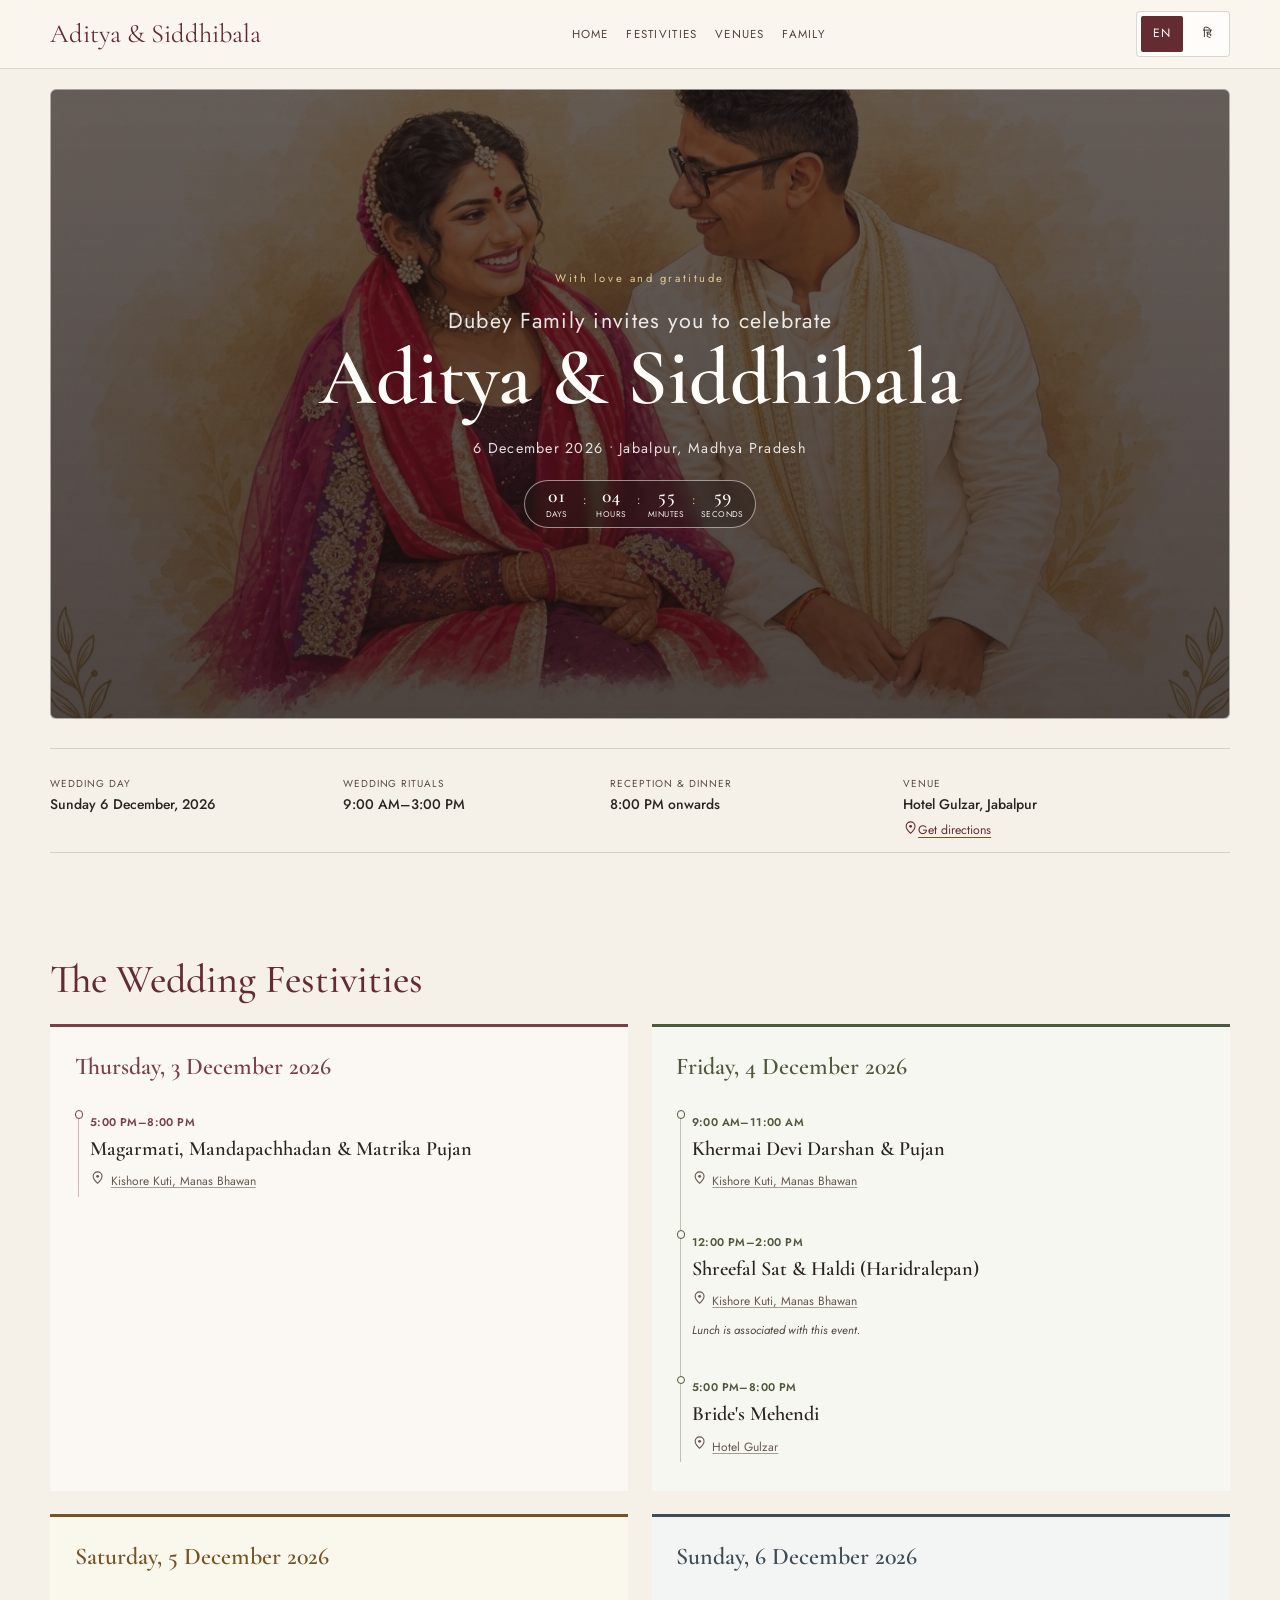
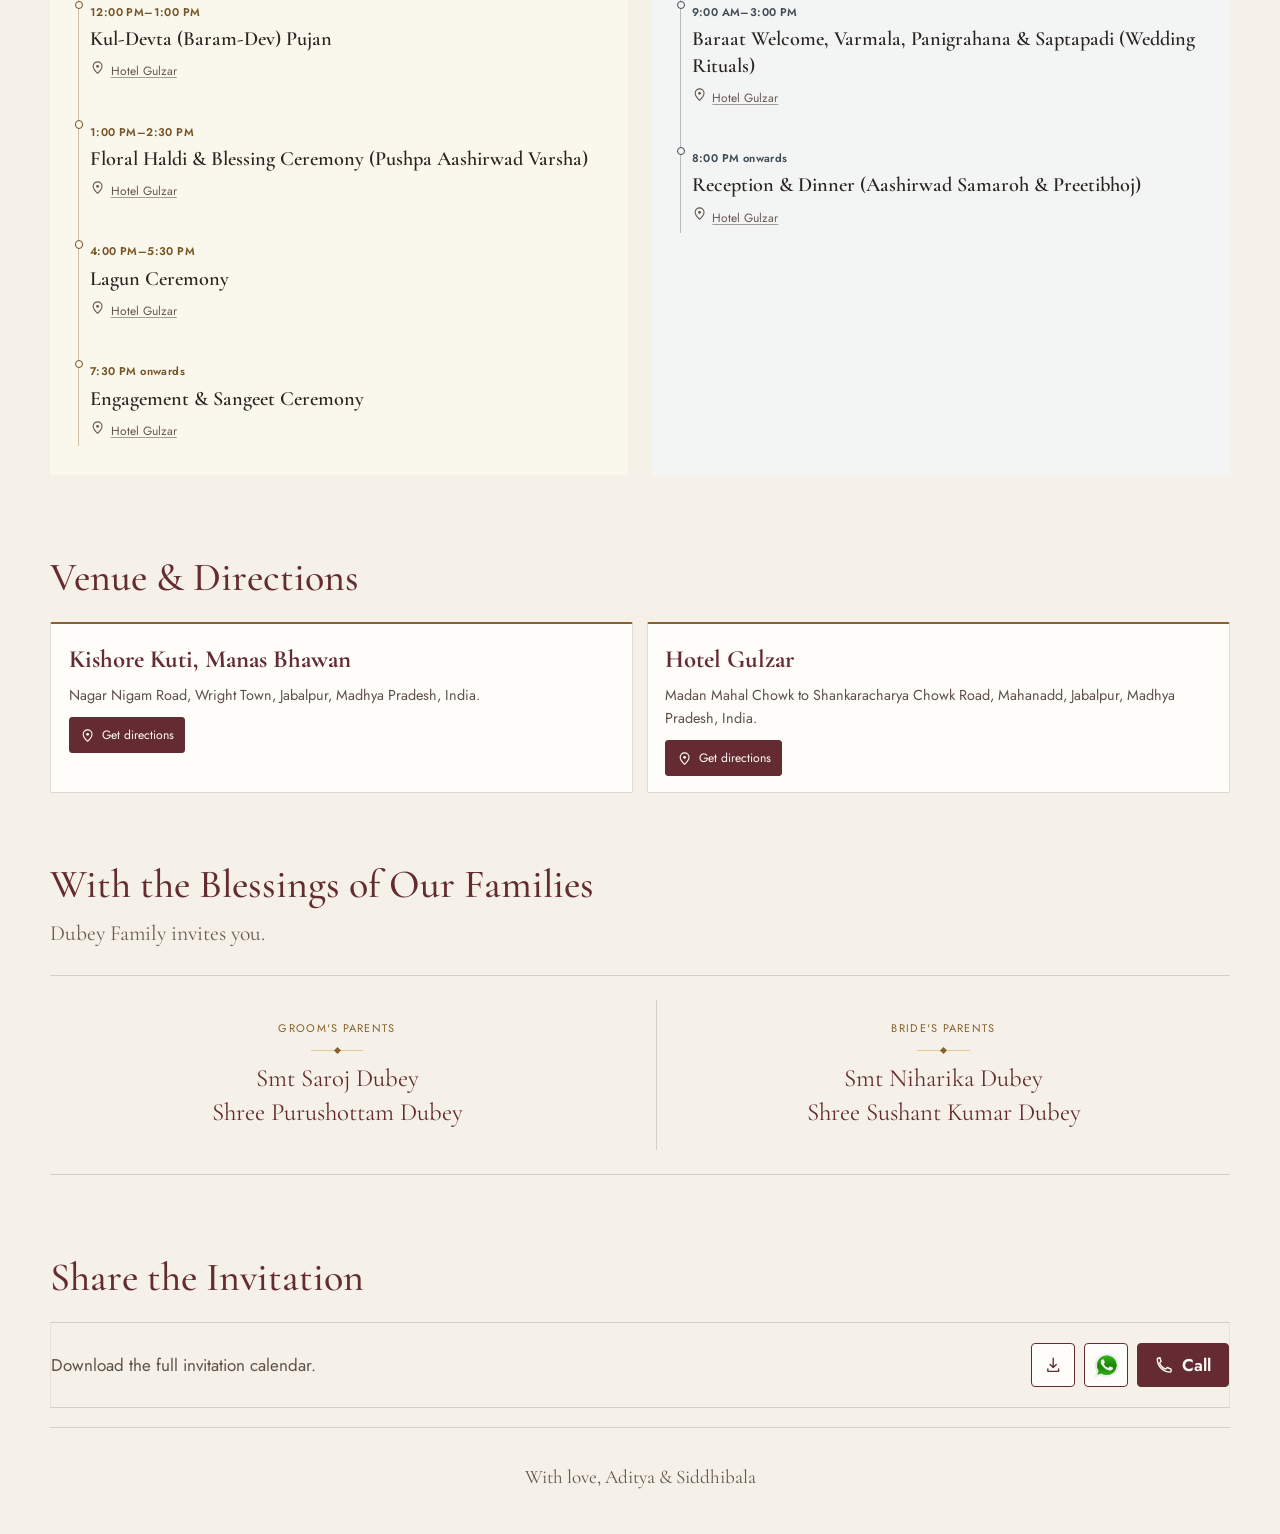
<file: index.html>
﻿<!doctype html>
<html lang="en">
  <head>
    <meta charset="UTF-8" />
    <meta name="viewport" content="width=device-width, initial-scale=1.0" />
    <title>Aditya & Siddhibala | Wedding Invitation _1</title>
    <meta name="description" content="Wedding invitation for Aditya & Siddhibala — Project _1" />

    <meta property="og:title" content="Aditya & Siddhibala — Wedding Invitation _1" />
    <meta property="og:description" content="You are warmly invited to celebrate our wedding on 6 December 2026." />
    <meta property="og:image" content="https://adityadubey1313-oss.github.io/adisiddhi_1/preview.jpg" />
    <meta property="og:type" content="website" />
    <meta property="og:url" content="https://adityadubey1313-oss.github.io/adisiddhi_1/" />
    <meta name="twitter:card" content="summary_large_image" />
    <meta name="twitter:image" content="https://adityadubey1313-oss.github.io/adisiddhi_1/preview.jpg" />

    <link rel="preconnect" href="https://fonts.googleapis.com" />
    <link rel="preconnect" href="https://fonts.gstatic.com" crossorigin />
    <link href="https://fonts.googleapis.com/css2?family=Cormorant+Garamond:wght@400;500;600;700&family=Jost:wght@300;400;500;600;700&display=swap" rel="stylesheet" />
    <link rel="stylesheet" href="styles.css" />
  </head>
  <body>
    <div class="page-shell">
      <header class="site-header">
        <div class="nav-wrap">
          <div class="brand" aria-label="Aditya and Siddhibala">Aditya &amp; Siddhibala</div>

          <nav class="main-nav" aria-label="Main navigation">
            <a href="#home" data-copy="navHome">Home</a>
            <a href="#schedule" data-copy="navSchedule">Schedule</a>
            <a href="#venues" data-copy="navVenue">Venues</a>
            <a href="#family" data-copy="navFamily">Family</a>
          </nav>

          <div class="header-actions">
            <div class="lang-toggle" aria-label="Language selector">
              <button class="lang-btn active" type="button" data-lang="en" aria-pressed="true">EN</button>
              <button class="lang-btn" type="button" data-lang="hi" aria-pressed="false">हि</button>
            </div>
          </div>
        </div>
      </header>

      <main id="home">
        <section class="hero" aria-labelledby="introName">
          <div class="hero-shell">
            <div class="hero-artwork">
              <div class="content">
                <p class="intro-tag" id="introTag">With love and gratitude</p>
                <p class="hero-subtitle" id="introInvite">Dubey Family invites you to celebrate</p>
                <h1 class="hero-title" id="introName">Aditya &amp; Siddhibala</h1>
                <div class="hero-date" id="introDate">6 December 2026 • Jabalpur, Madhya Pradesh</div>
                <div class="countdown-block hero-countdown">
                  <div class="countdown-row" id="countdown" role="timer" aria-label="Countdown to the wedding">
                    <div class="countdown-unit"><strong id="daysValue">00</strong><span id="daysLabel">Days</span></div>
                    <span class="countdown-separator" aria-hidden="true">:</span>
                    <div class="countdown-unit"><strong id="hoursValue">00</strong><span id="hoursLabel">Hours</span></div>
                    <span class="countdown-separator" aria-hidden="true">:</span>
                    <div class="countdown-unit"><strong id="minutesValue">00</strong><span id="minutesLabel">Minutes</span></div>
                    <span class="countdown-separator" aria-hidden="true">:</span>
                    <div class="countdown-unit"><strong id="secondsValue">00</strong><span id="secondsLabel">Seconds</span></div>
                  </div>
                </div>
              </div>
            </div>
          </div>
        </section>

        <section class="section invitation-details" id="heroSection" aria-label="Wedding details">
          <div class="wedding-panel">
            <div class="wedding-details" aria-label="Wedding details">
              <div class="wedding-detail wedding-date-detail">
                <span class="detail-label" id="eventDateLabel">Wedding day</span>
                <strong id="weddingDateDetail"></strong>
              </div>
              <div class="wedding-detail">
                <span class="detail-label" id="ritualsLabel">Wedding rituals</span>
                <strong id="ritualsTimeDetail"></strong>
              </div>
              <div class="wedding-detail">
                <span class="detail-label" id="receptionLabel">Reception &amp; dinner</span>
                <strong id="receptionTimeDetail"></strong>
              </div>
              <div class="wedding-detail venue-detail">
                <span class="detail-label" id="venueLabel">Venue</span>
                <strong id="weddingVenueDetail"></strong>
                <a class="text-link directions-link" id="mainDirections" target="_blank" rel="noopener noreferrer">Get directions</a>
              </div>
            </div>
          </div>
        </section>

        <section class="section" id="schedule">
          <div class="section-heading-group">
            <h2 class="section-heading" id="scheduleTitle">The Wedding Festivities</h2>
          </div>
          <div class="schedule-list" id="scheduleList"></div>
        </section>

        <section class="section" id="venues">
          <h2 class="section-heading" id="venueTitle">Venue &amp; Directions</h2>
          <div class="venue-grid" id="venueGrid"></div>
        </section>

        <section class="section" id="family">
          <h2 class="section-heading" id="familyTitle">Family</h2>
          <p class="family-invitation" id="familyLine">Dubey Family invites you.</p>
          <div class="family-grid" id="familyGrid"></div>
        </section>

        <section class="section" id="share">
          <h2 class="section-heading" id="shareTitle">Share the Invitation</h2>
          <div class="share-wrap">
            <p id="downloadCalendarCaption">Download the complete invitation calendar and share the celebration with your loved ones.</p>
            <div class="action-group" aria-label="Invitation actions">
              <button class="action-button action-button-icon" id="downloadCalendar" type="button" aria-label="Download calendar">
                <svg class="action-icon" viewBox="0 0 24 24" aria-hidden="true" focusable="false"><path d="M12 3v12m0 0 4-4m-4 4-4-4M5 17v3h14v-3"></path></svg>
                <span class="sr-only" id="downloadCalendarLabel">Download calendar</span>
              </button>
              <button class="action-button action-button-icon" id="whatsappShare" type="button" aria-label="Share on WhatsApp">
                <img class="whatsapp-logo" src="whatsapp-logo.png" alt="" aria-hidden="true" />
              </button>
              <button class="action-button action-button-call" id="openContacts" type="button" aria-haspopup="dialog" aria-controls="contactDialog">
                <svg class="action-icon" viewBox="0 0 24 24" aria-hidden="true" focusable="false"><path d="M7 3H4a1 1 0 0 0-1 1c0 9.4 7.6 17 17 17a1 1 0 0 0 1-1v-3l-5-2-2 2a14 14 0 0 1-8-8l2-2-2-5Z"></path></svg>
                <span id="callActionLabel">Call</span>
              </button>
            </div>
          </div>
        </section>

        <dialog class="contact-dialog" id="contactDialog" aria-labelledby="contactDialogTitle" aria-describedby="contactDialogDescription">
          <div class="contact-dialog-header">
            <div>
              <h2 id="contactDialogTitle">Contact numbers</h2>
              <p id="contactDialogDescription" class="sr-only">Contact numbers grouped by venue.</p>
            </div>
            <button class="contact-close" id="closeContacts" type="button" aria-label="Close contact panel" autofocus>&times;</button>
          </div>
          <div class="contact-groups" id="contactGroups"></div>
        </dialog>
      </main>

      <footer class="site-footer">
        <p id="footerText">With love, Aditya &amp; Siddhibala</p>
      </footer>
    </div>

    <script src="invitation-data.js?v=20261010-hi-spellings-2"></script>
    <script src="app.js?v=d414273"></script>
  </body>
</html>
</file>
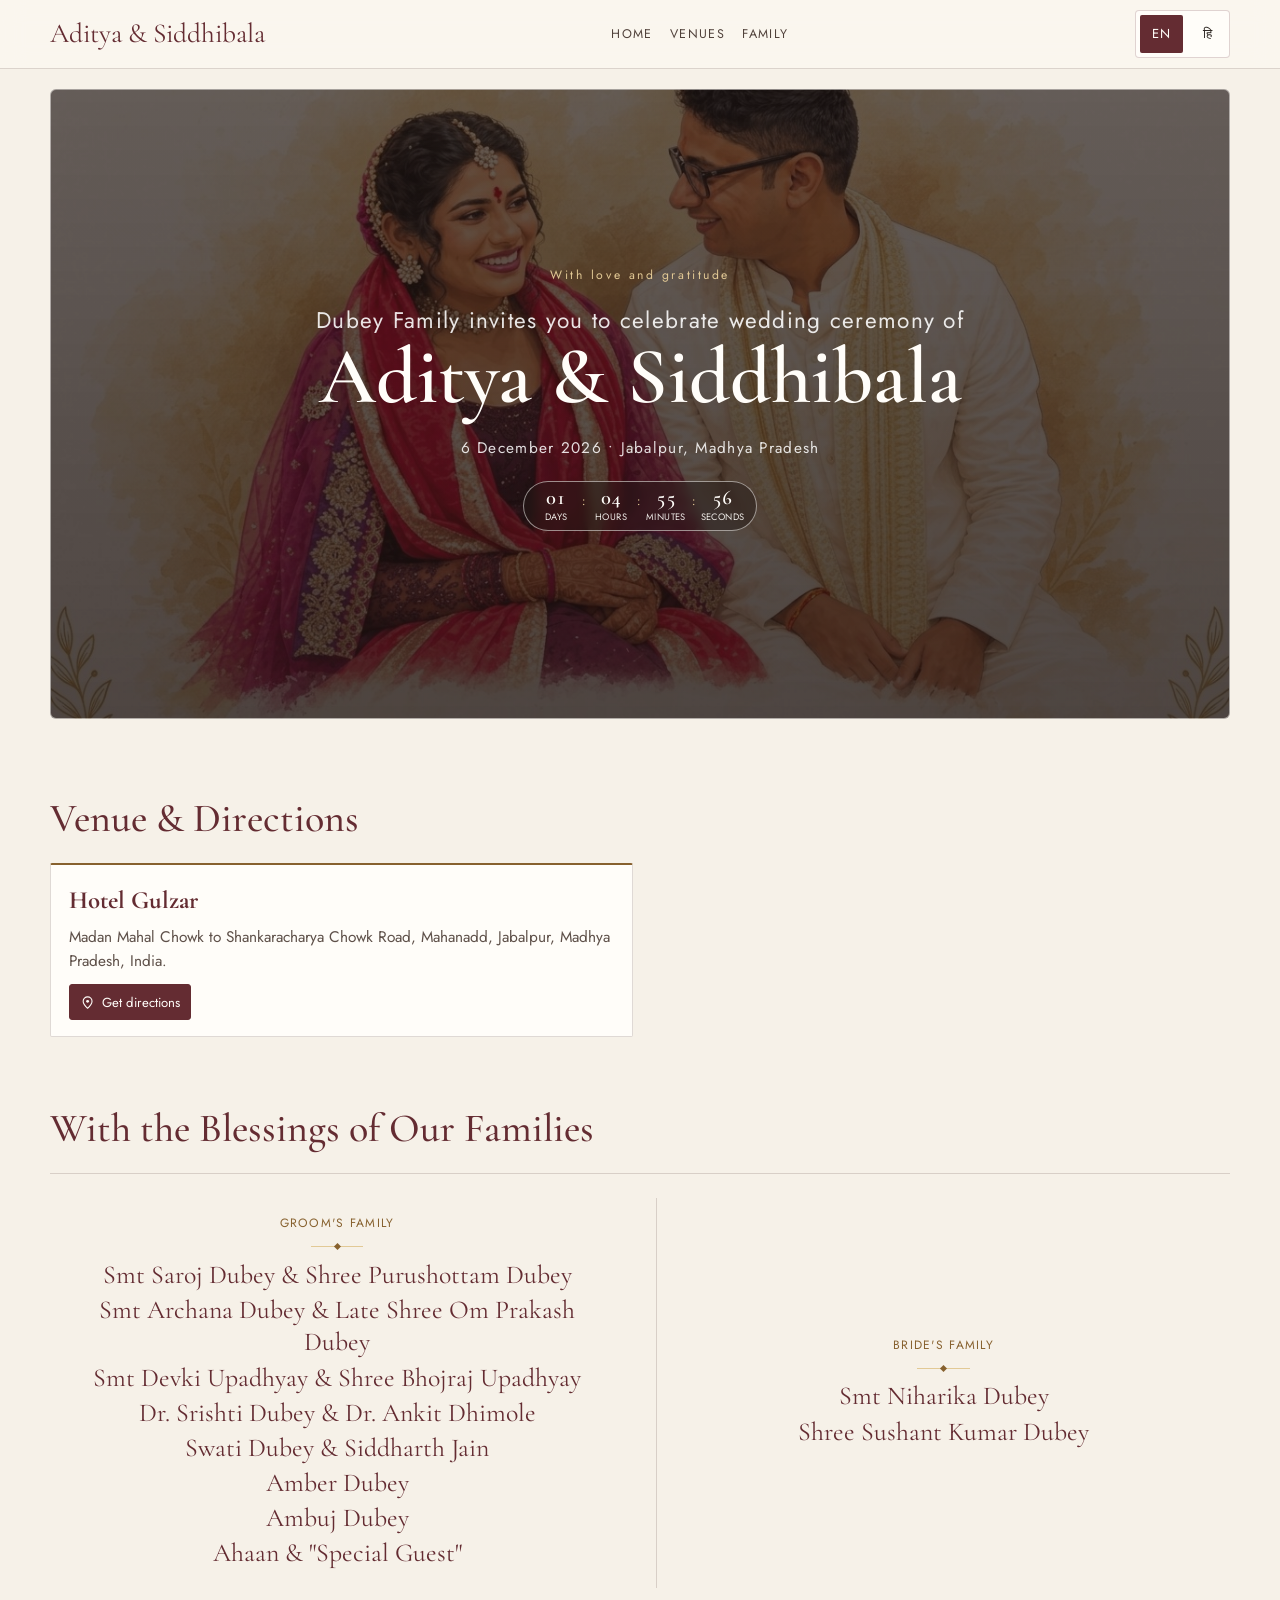
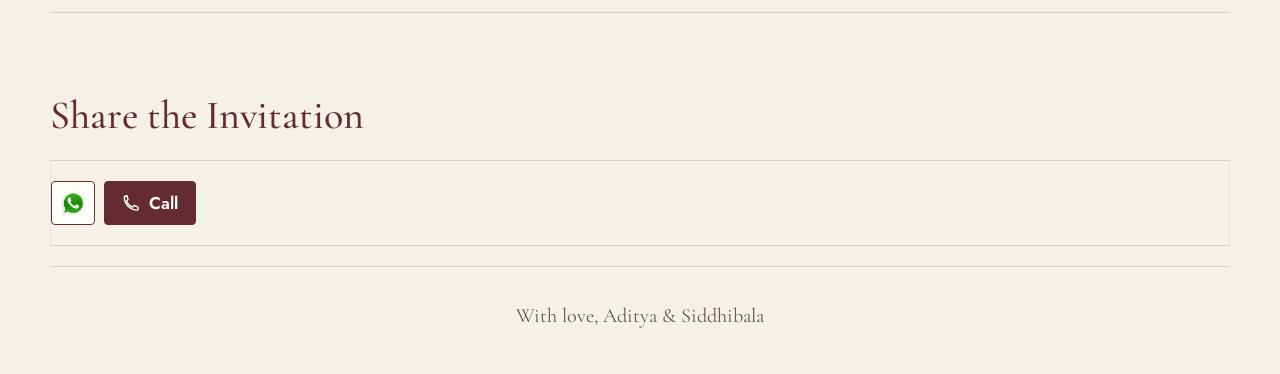
<file: _2/index.html>
﻿<!doctype html>
<html lang="en">
  <head>
    <meta charset="UTF-8" />
    <meta name="viewport" content="width=device-width, initial-scale=1.0" />
    <title>Aditya & Siddhibala | Wedding Invitation _2</title>
    <meta name="description" content="Wedding invitation for Aditya & Siddhibala — Project _2" />

    <meta property="og:title" content="Aditya & Siddhibala — Wedding Invitation _2" />
    <meta property="og:description" content="You are warmly invited to celebrate our wedding on 6 December 2026." />
    <meta property="og:image" content="https://adityadubey1313-oss.github.io/adisiddhi_2/preview.jpg" />
    <meta property="og:type" content="website" />
    <meta property="og:url" content="https://adityadubey1313-oss.github.io/adisiddhi_2/" />
    <meta name="twitter:card" content="summary_large_image" />
    <meta name="twitter:image" content="https://adityadubey1313-oss.github.io/adisiddhi_2/preview.jpg" />

    <link rel="preconnect" href="https://fonts.googleapis.com" />
    <link rel="preconnect" href="https://fonts.gstatic.com" crossorigin />
    <link href="https://fonts.googleapis.com/css2?family=Cormorant+Garamond:wght@400;500;600;700&family=Jost:wght@300;400;500;600;700&display=swap" rel="stylesheet" />
    <link rel="stylesheet" href="styles.css" />
  </head>
  <body>
    <div class="page-shell">
      <header class="site-header">
        <div class="nav-wrap">
          <div class="brand" aria-label="Aditya and Siddhibala">Aditya &amp; Siddhibala</div>

          <nav class="main-nav" aria-label="Main navigation">
            <a href="#home" data-copy="navHome">Home</a>
            <a href="#venues" data-copy="navVenue">Venues</a>
            <a href="#family" data-copy="navFamily">Family</a>
          </nav>

          <div class="header-actions">
            <div class="lang-toggle" aria-label="Language selector">
              <button class="lang-btn active" type="button" data-lang="en" aria-pressed="true">EN</button>
              <button class="lang-btn" type="button" data-lang="hi" aria-pressed="false">हि</button>
            </div>
          </div>
        </div>
      </header>

      <main id="home">
        <section class="hero" aria-labelledby="introName">
          <div class="hero-shell">
            <div class="hero-artwork">
              <div class="content">
                <p class="intro-tag" id="introTag">With love and gratitude</p>
                <p class="hero-subtitle" id="introInvite">Dubey Family invites you to celebrate wedding ceremony of</p>
                <h1 class="hero-title" id="introName">Aditya &amp; Siddhibala</h1>
                <div class="hero-date" id="introDate">6 December 2026 • Jabalpur, Madhya Pradesh</div>
                <div class="countdown-block hero-countdown">
                  <div class="countdown-row" id="countdown" role="timer" aria-label="Countdown to the wedding">
                    <div class="countdown-unit"><strong id="daysValue">00</strong><span id="daysLabel">Days</span></div>
                    <span class="countdown-separator" aria-hidden="true">:</span>
                    <div class="countdown-unit"><strong id="hoursValue">00</strong><span id="hoursLabel">Hours</span></div>
                    <span class="countdown-separator" aria-hidden="true">:</span>
                    <div class="countdown-unit"><strong id="minutesValue">00</strong><span id="minutesLabel">Minutes</span></div>
                    <span class="countdown-separator" aria-hidden="true">:</span>
                    <div class="countdown-unit"><strong id="secondsValue">00</strong><span id="secondsLabel">Seconds</span></div>
                  </div>
                </div>
              </div>
            </div>
          </div>
        </section>

        <section class="section" id="venues">
          <h2 class="section-heading" id="venueTitle">Venue &amp; Directions</h2>
          <div class="venue-grid" id="venueGrid"></div>
        </section>

        <section class="section" id="family">
          <h2 class="section-heading" id="familyTitle">With the Blessings of Our Families</h2>
          <div class="family-grid" id="familyGrid"></div>
        </section>

        <section class="section" id="share">
          <h2 class="section-heading" id="shareTitle">Share the Invitation</h2>
          <div class="share-wrap">
            <div class="action-group" aria-label="Invitation actions">
              <button class="action-button action-button-icon" id="whatsappShare" type="button" aria-label="Share on WhatsApp">
                <img class="whatsapp-logo" src="whatsapp-logo.png" alt="" aria-hidden="true" />
              </button>
              <button class="action-button action-button-call" id="openContacts" type="button" aria-haspopup="dialog" aria-controls="contactDialog">
                <svg class="action-icon" viewBox="0 0 24 24" aria-hidden="true" focusable="false"><path d="M7 3H4a1 1 0 0 0-1 1c0 9.4 7.6 17 17 17a1 1 0 0 0 1-1v-3l-5-2-2 2a14 14 0 0 1-8-8l2-2-2-5Z"></path></svg>
                <span id="callActionLabel">Call</span>
              </button>
            </div>
          </div>
        </section>

        <dialog class="contact-dialog" id="contactDialog" aria-labelledby="contactDialogTitle" aria-describedby="contactDialogDescription">
          <div class="contact-dialog-header">
            <div>
              <h2 id="contactDialogTitle">Contact numbers</h2>
              <p id="contactDialogDescription" class="sr-only">Contact numbers grouped by venue.</p>
            </div>
            <button class="contact-close" id="closeContacts" type="button" aria-label="Close contact panel" autofocus>&times;</button>
          </div>
          <div class="contact-groups" id="contactGroups"></div>
        </dialog>
      </main>

      <footer class="site-footer">
        <p id="footerText">With love, Aditya &amp; Siddhibala</p>
      </footer>
    </div>

    <script src="invitation-data.js?v=20261010-project-2"></script>
    <script src="app.js?v=d414273"></script>
  </body>
</html>
</file>
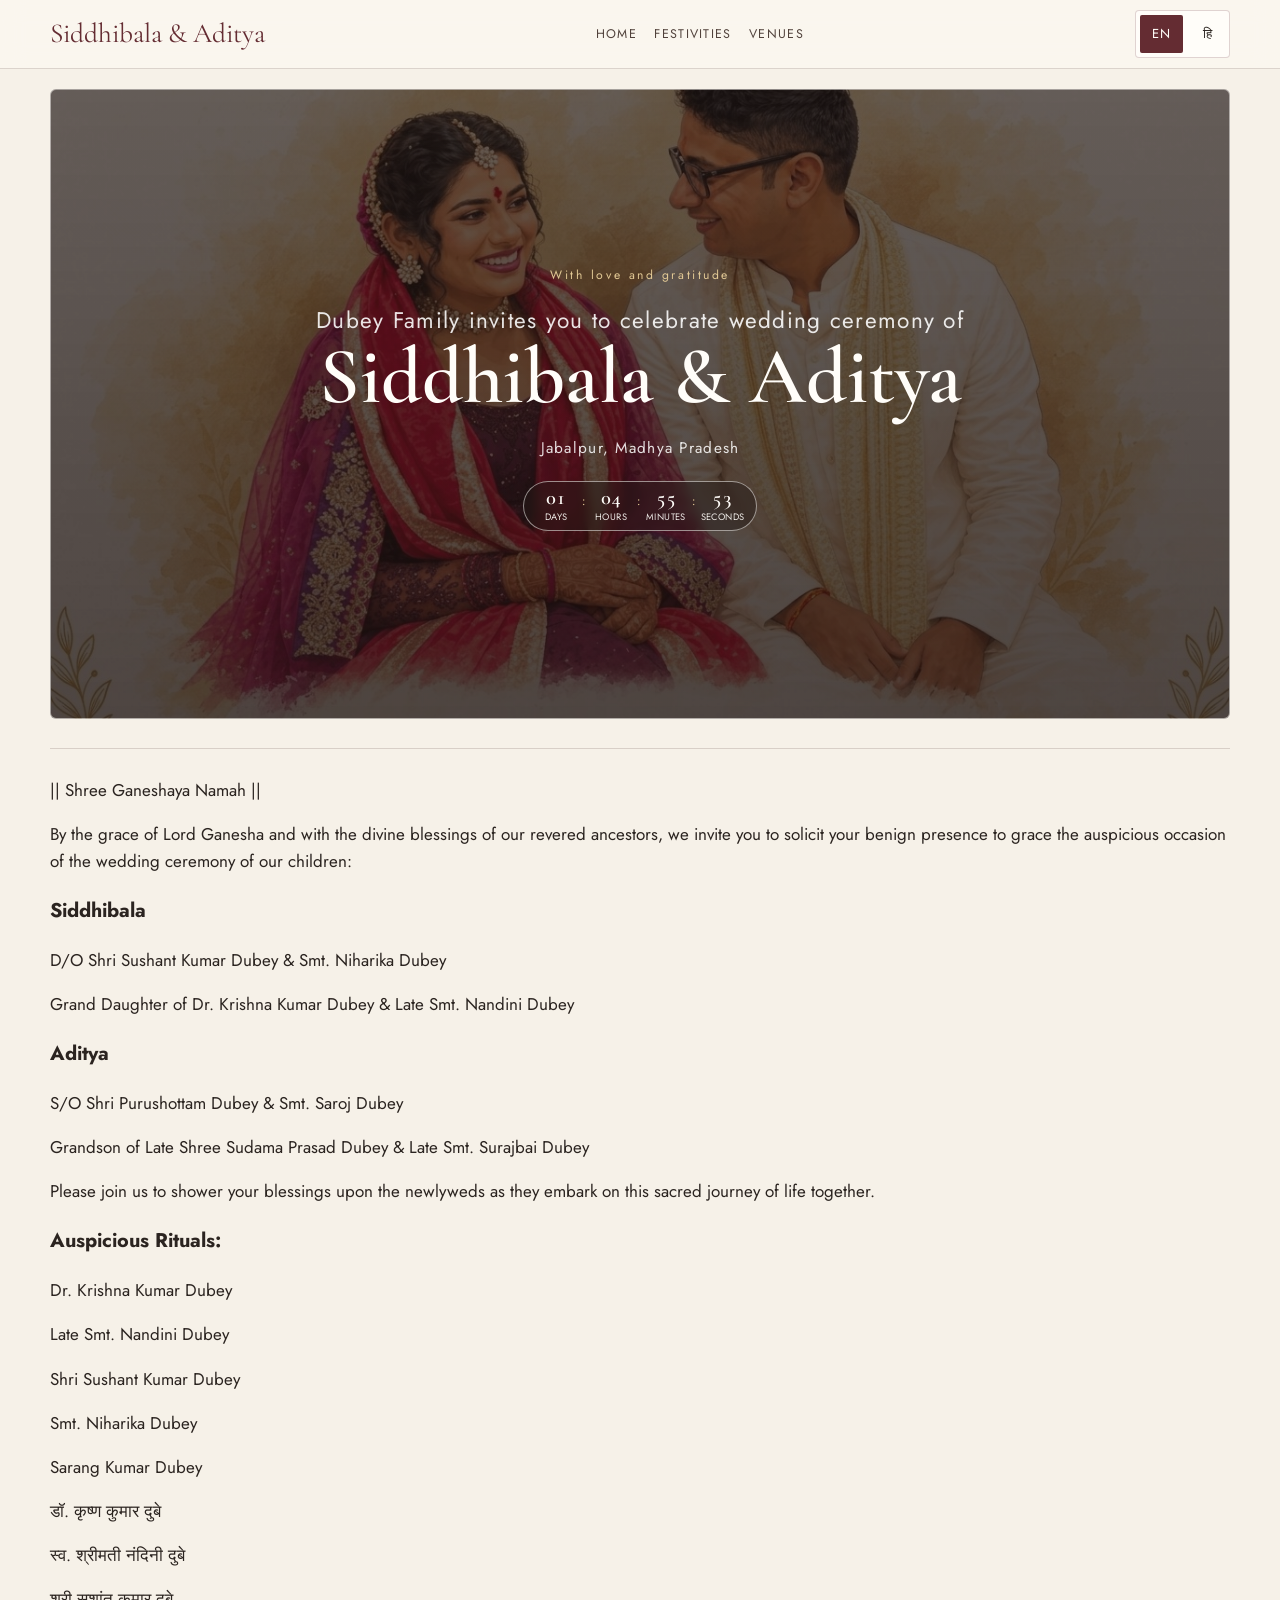
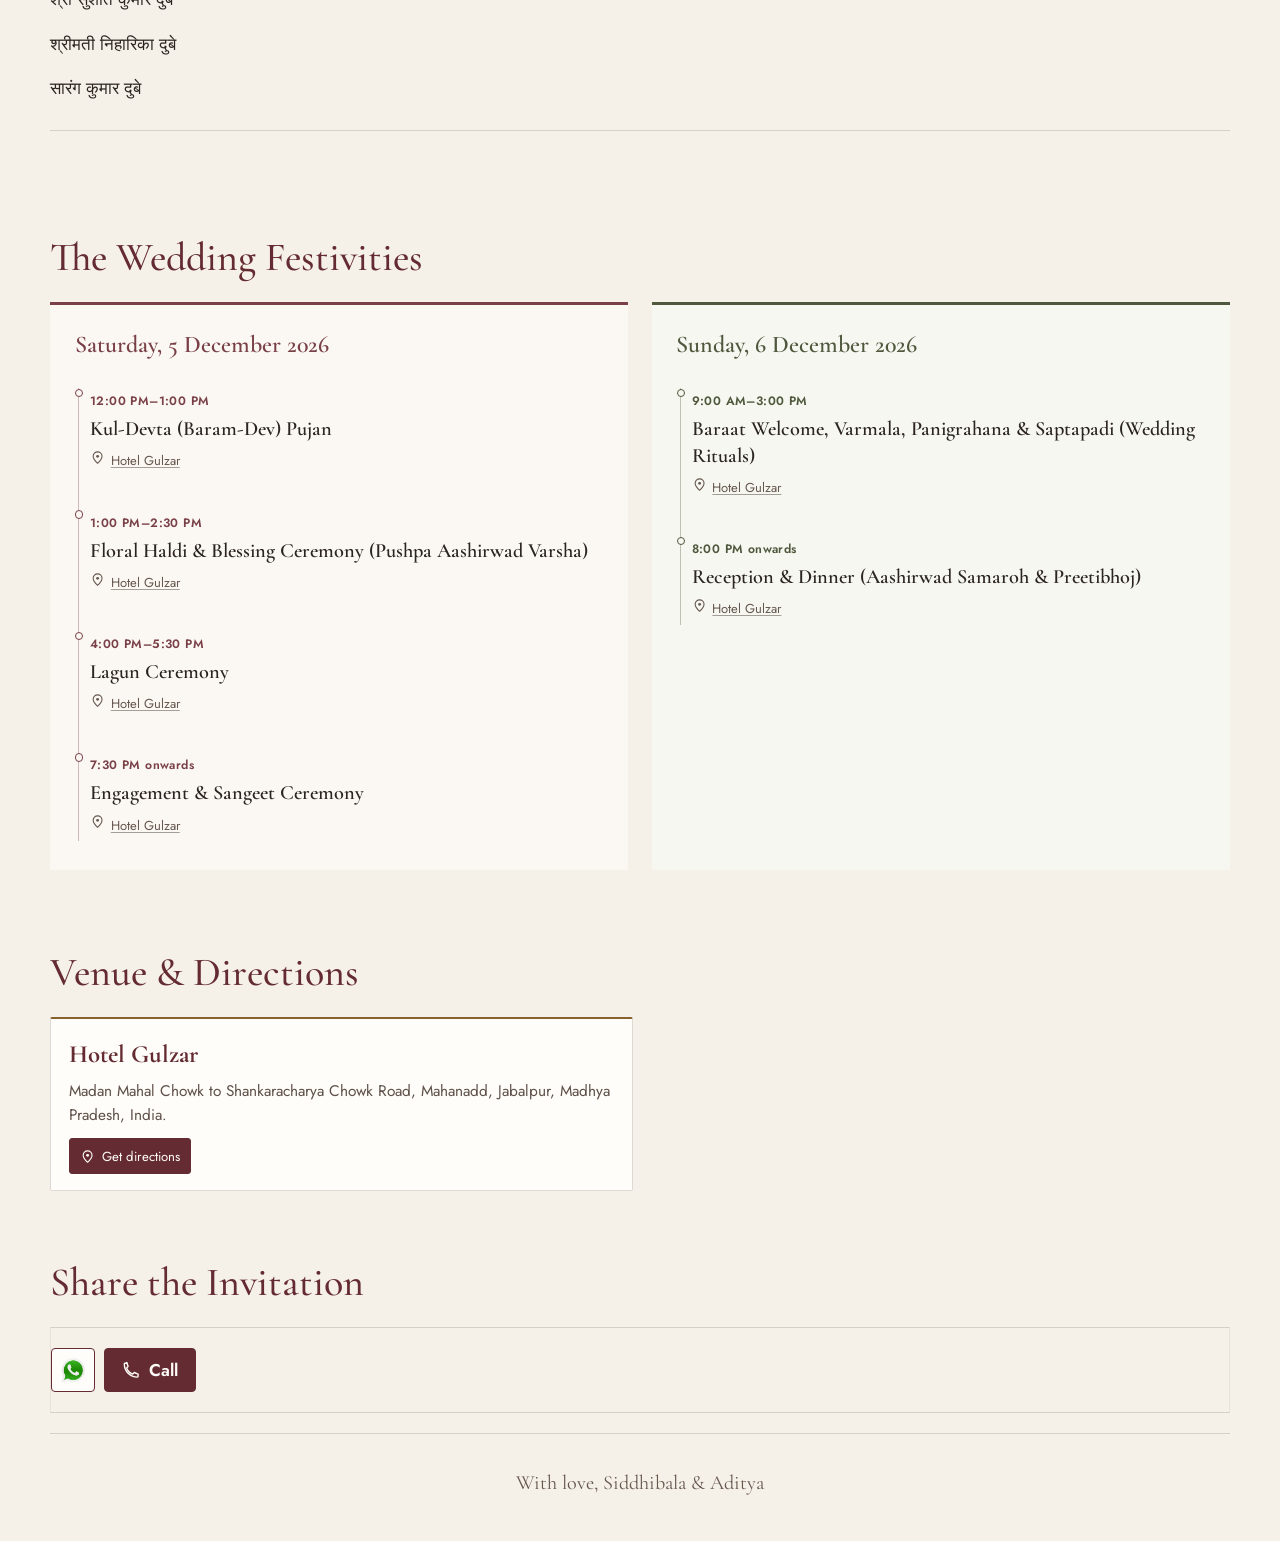
<file: _3/index.html>
﻿<!doctype html>
<html lang="en">
  <head>
    <meta charset="UTF-8" />
    <meta name="viewport" content="width=device-width, initial-scale=1.0" />
    <title>Aditya & Siddhibala | Wedding Invitation _3</title>
    <meta name="description" content="Wedding invitation for Aditya & Siddhibala — Project _3" />

    <meta property="og:title" content="Aditya & Siddhibala — Wedding Invitation _3" />
    <meta property="og:description" content="You are warmly invited to celebrate our wedding on 6 December 2026." />
    <meta property="og:image" content="https://adityadubey1313-oss.github.io/adisiddhi_3/preview.jpg" />
    <meta property="og:type" content="website" />
    <meta property="og:url" content="https://adityadubey1313-oss.github.io/adisiddhi_3/" />
    <meta name="twitter:card" content="summary_large_image" />
    <meta name="twitter:image" content="https://adityadubey1313-oss.github.io/adisiddhi_3/preview.jpg" />

    <link rel="preconnect" href="https://fonts.googleapis.com" />
    <link rel="preconnect" href="https://fonts.gstatic.com" crossorigin />
    <link href="https://fonts.googleapis.com/css2?family=Cormorant+Garamond:wght@400;500;600;700&family=Jost:wght@300;400;500;600;700&display=swap" rel="stylesheet" />
    <link rel="stylesheet" href="styles.css" />
  </head>
  <body>
    <div class="page-shell">
      <header class="site-header">
        <div class="nav-wrap">
          <div class="brand" aria-label="Siddhibala and Aditya">Siddhibala &amp; Aditya</div>

          <nav class="main-nav" aria-label="Main navigation">
            <a href="#home" data-copy="navHome">Home</a>
            <a href="#schedule" data-copy="navSchedule">Schedule</a>
            <a href="#venues" data-copy="navVenue">Venues</a>
          </nav>

          <div class="header-actions">
            <div class="lang-toggle" aria-label="Language selector">
              <button class="lang-btn active" type="button" data-lang="en" aria-pressed="true">EN</button>
              <button class="lang-btn" type="button" data-lang="hi" aria-pressed="false">हि</button>
            </div>
          </div>
        </div>
      </header>

      <main id="home">
        <section class="hero" aria-labelledby="introName">
          <div class="hero-shell">
            <div class="hero-artwork">
              <div class="content">
                <p class="intro-tag" id="introTag">With love and gratitude</p>
                <p class="hero-subtitle" id="introInvite">Dubey Family invites you to celebrate wedding ceremony of</p>
                <h1 class="hero-title" id="introName">Siddhibala &amp; Aditya</h1>
                <div class="hero-date" id="introDate">Jabalpur, Madhya Pradesh</div>
                <div class="countdown-block hero-countdown">
                  <div class="countdown-row" id="countdown" role="timer" aria-label="Countdown to the wedding">
                    <div class="countdown-unit"><strong id="daysValue">00</strong><span id="daysLabel">Days</span></div>
                    <span class="countdown-separator" aria-hidden="true">:</span>
                    <div class="countdown-unit"><strong id="hoursValue">00</strong><span id="hoursLabel">Hours</span></div>
                    <span class="countdown-separator" aria-hidden="true">:</span>
                    <div class="countdown-unit"><strong id="minutesValue">00</strong><span id="minutesLabel">Minutes</span></div>
                    <span class="countdown-separator" aria-hidden="true">:</span>
                    <div class="countdown-unit"><strong id="secondsValue">00</strong><span id="secondsLabel">Seconds</span></div>
                  </div>
                </div>
              </div>
            </div>
          </div>
        </section>

        <section class="section invitation-details" id="heroSection" aria-label="Wedding invitation">
          <div class="wedding-panel">
            <div class="invitation-story">
              <div class="invitation-copy invitation-copy-en" lang="en">
                <p class="invitation-scripture">|| Shree Ganeshaya Namah ||</p>
                <p>By the grace of Lord Ganesha and with the divine blessings of our revered ancestors, we invite you to solicit your benign presence to grace the auspicious occasion of the wedding ceremony of our children:</p>
                <div class="invitation-family-block">
                  <h3>Siddhibala</h3>
                  <p>D/O Shri Sushant Kumar Dubey &amp; Smt. Niharika Dubey</p>
                  <p>Grand Daughter of Dr. Krishna Kumar Dubey &amp; Late Smt. Nandini Dubey</p>
                </div>
                <div class="invitation-family-block">
                  <h3>Aditya</h3>
                  <p>S/O Shri Purushottam Dubey &amp; Smt. Saroj Dubey</p>
                  <p>Grandson of Late Shree Sudama Prasad Dubey &amp; Late Smt. Surajbai Dubey</p>
                </div>
                <p>Please join us to shower your blessings upon the newlyweds as they embark on this sacred journey of life together.</p>
                <div class="invitation-rituals">
                  <h3>Auspicious Rituals:</h3>
                  <p>Dr. Krishna Kumar Dubey</p>
                  <p>Late Smt. Nandini Dubey</p>
                  <p>Shri Sushant Kumar Dubey</p>
                  <p>Smt. Niharika Dubey</p>
                  <p>Sarang Kumar Dubey</p>
                  <p>डॉ. कृष्ण कुमार दुबे</p>
                  <p>स्व. श्रीमती नंदिनी दुबे</p>
                  <p>श्री सुशांत कुमार दुबे</p>
                  <p>श्रीमती निहारिका दुबे</p>
                  <p>सारंग कुमार दुबे</p>
                </div>
              </div>
              <div class="invitation-copy invitation-copy-hi" lang="hi">
                <p class="invitation-scripture">|| श्री गणेशाय नमः ||</p>
                <p>भगवान श्री गणेश और हमारे पूज्य पूर्वजों के दिव्य आशीर्वाद से, हम अपने बच्चों के विवाह के इस शुभ अवसर पर आपकी गरिमामयी उपस्थिति और शुभाशीष के लिए सादर आमंत्रित करते हैं:</p>
                <div class="invitation-family-block">
                  <h3>सिद्धिबाला</h3>
                  <p>श्री सुशांत कुमार दुबे एवं श्रीमती निहारिका दुबे की सुपुत्री</p>
                  <p>डॉ. कृष्ण कुमार दुबे एवं स्व. श्रीमती नंदिनी दुबे की पोती/नातिन</p>
                </div>
                <div class="invitation-family-block">
                  <h3>आदित्य</h3>
                  <p>श्री पुरुषोत्तम दुबे एवं श्रीमती सरोज दुबे के सुपुत्र</p>
                  <p>स्वर्गीय श्री सुदामा प्रसाद दुबे एवं स्वर्गीय श्रीमती सूरजबाई दुबे के पोते/नाती</p>
                </div>
                <p>कृपया पधारकर नवविवाहित जोड़े की इस पावन जीवन-यात्रा के आरंभ पर उन्हें अपना आशीर्वाद दें।</p>
                <div class="invitation-rituals">
                  <h3>शुभ संस्कार:</h3>
                  <p>डॉ. कृष्ण कुमार दुबे</p>
                  <p>स्व. श्रीमती नंदिनी दुबे</p>
                  <p>श्री सुशांत कुमार दुबे</p>
                  <p>श्रीमती निहारिका दुबे</p>
                  <p>सारंग कुमार दुबे</p>
                </div>
              </div>
            </div>
          </div>
        </section>

        <section class="section" id="schedule">
          <div class="section-heading-group">
            <h2 class="section-heading" id="scheduleTitle">The Wedding Festivities</h2>
          </div>
          <div class="schedule-list" id="scheduleList"></div>
        </section>

        <section class="section" id="venues">
          <h2 class="section-heading" id="venueTitle">Venue &amp; Directions</h2>
          <div class="venue-grid" id="venueGrid"></div>
        </section>

        <section class="section" id="share">
          <h2 class="section-heading" id="shareTitle">Share the Invitation</h2>
          <div class="share-wrap">
            <div class="action-group" aria-label="Invitation actions">
              <button class="action-button action-button-icon" id="whatsappShare" type="button" aria-label="Share on WhatsApp">
                <img class="whatsapp-logo" src="whatsapp-logo.png" alt="" aria-hidden="true" />
              </button>
              <button class="action-button action-button-call" id="openContacts" type="button" aria-haspopup="dialog" aria-controls="contactDialog">
                <svg class="action-icon" viewBox="0 0 24 24" aria-hidden="true" focusable="false"><path d="M7 3H4a1 1 0 0 0-1 1c0 9.4 7.6 17 17 17a1 1 0 0 0 1-1v-3l-5-2-2 2a14 14 0 0 1-8-8l2-2-2-5Z"></path></svg>
                <span id="callActionLabel">Call</span>
              </button>
            </div>
          </div>
        </section>

        <dialog class="contact-dialog" id="contactDialog" aria-labelledby="contactDialogTitle" aria-describedby="contactDialogDescription">
          <div class="contact-dialog-header">
            <div>
              <h2 id="contactDialogTitle">Contact numbers</h2>
              <p id="contactDialogDescription" class="sr-only">Contact numbers grouped by venue.</p>
            </div>
            <button class="contact-close" id="closeContacts" type="button" aria-label="Close contact panel" autofocus>&times;</button>
          </div>
          <div class="contact-groups" id="contactGroups"></div>
        </dialog>
      </main>

      <footer class="site-footer">
        <p id="footerText">With love, Siddhibala &amp; Aditya</p>
      </footer>
    </div>

    <script src="invitation-data.js?v=20261010-project-3"></script>
    <script src="app.js?v=d414273"></script>
  </body>
</html>
</file>
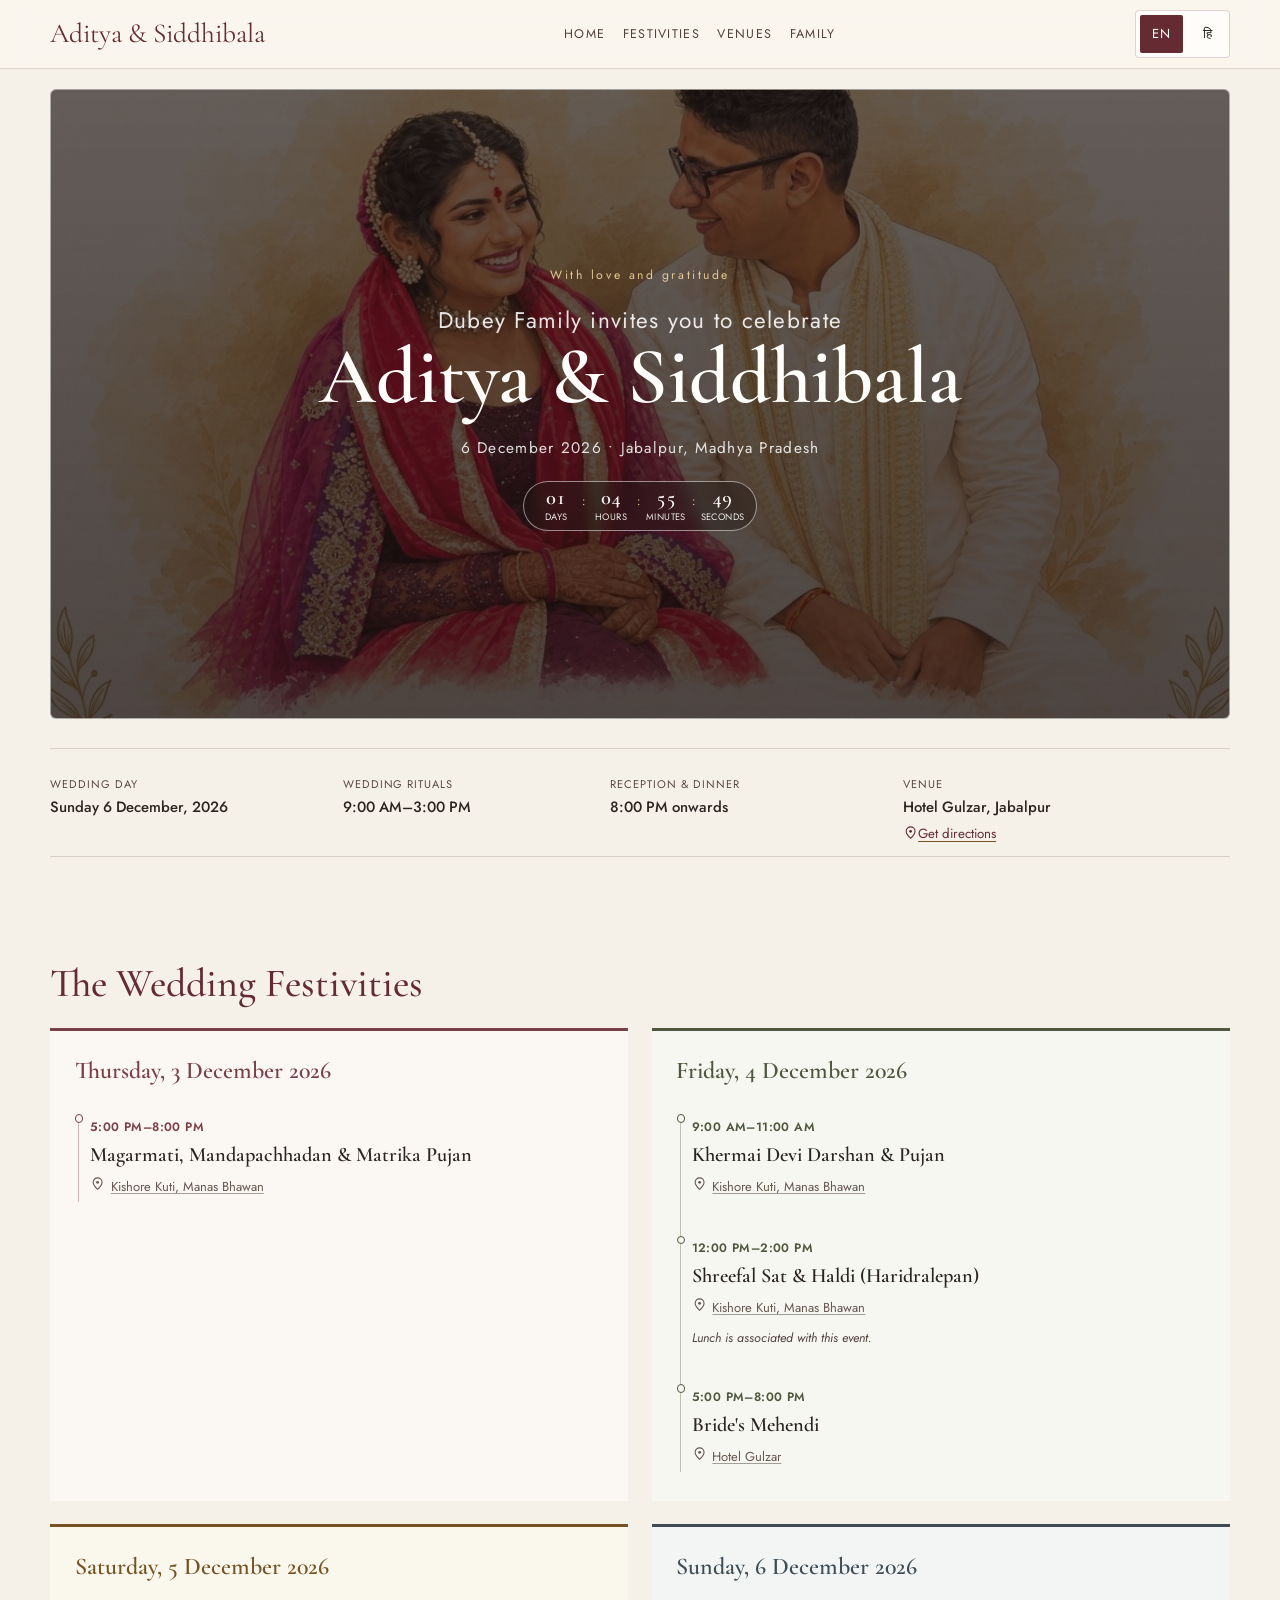
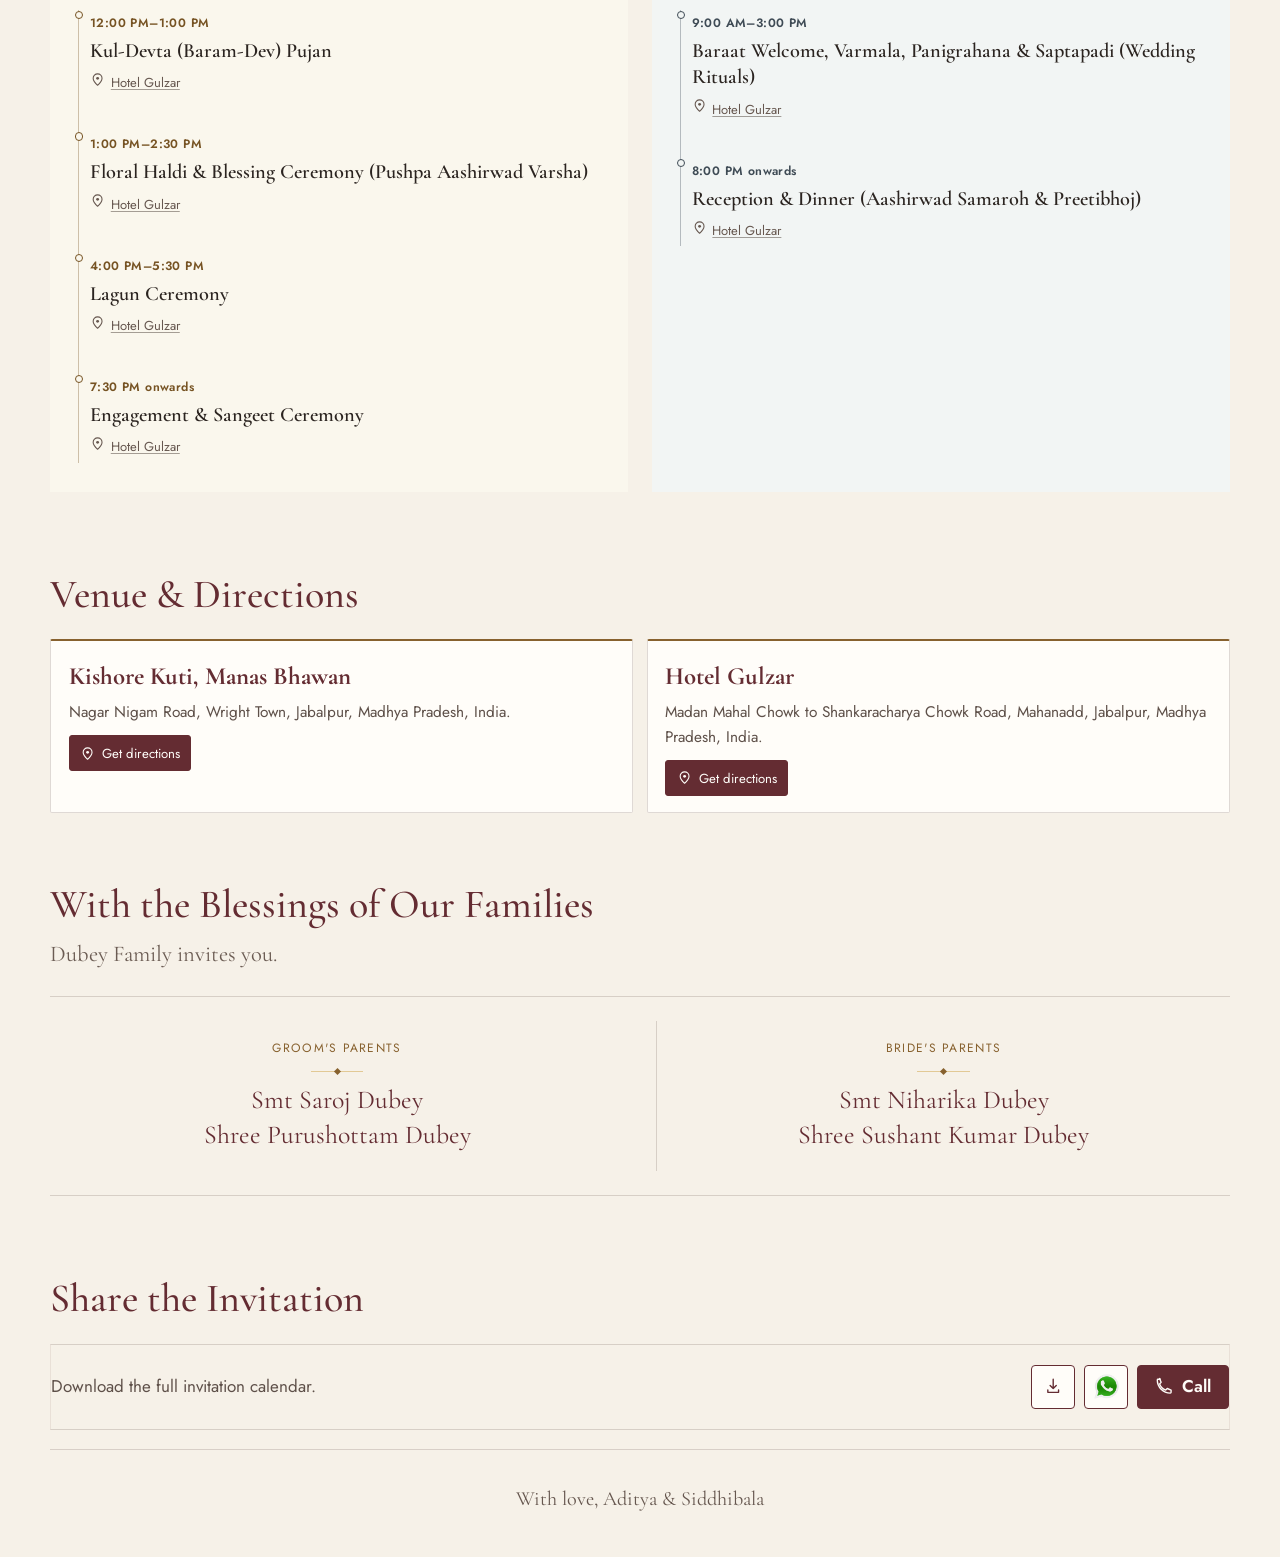
<file: _4/index.html>
﻿<!doctype html>
<html lang="en">
  <head>
    <meta charset="UTF-8" />
    <meta name="viewport" content="width=device-width, initial-scale=1.0" />
    <title>Aditya & Siddhibala | Wedding Invitation _4</title>
    <meta name="description" content="Wedding invitation for Aditya & Siddhibala — Project _4" />

    <meta property="og:title" content="Aditya & Siddhibala — Wedding Invitation _4" />
    <meta property="og:description" content="You are warmly invited to celebrate our wedding on 6 December 2026." />
    <meta property="og:image" content="https://adityadubey1313-oss.github.io/adisiddhi_4/preview.jpg" />
    <meta property="og:type" content="website" />
    <meta property="og:url" content="https://adityadubey1313-oss.github.io/adisiddhi_4/" />
    <meta name="twitter:card" content="summary_large_image" />
    <meta name="twitter:image" content="https://adityadubey1313-oss.github.io/adisiddhi_4/preview.jpg" />

    <link rel="preconnect" href="https://fonts.googleapis.com" />
    <link rel="preconnect" href="https://fonts.gstatic.com" crossorigin />
    <link href="https://fonts.googleapis.com/css2?family=Cormorant+Garamond:wght@400;500;600;700&family=Jost:wght@300;400;500;600;700&display=swap" rel="stylesheet" />
    <link rel="stylesheet" href="styles.css" />
  </head>
  <body>
    <div class="page-shell">
      <header class="site-header">
        <div class="nav-wrap">
          <div class="brand" aria-label="Aditya and Siddhibala">Aditya &amp; Siddhibala</div>

          <nav class="main-nav" aria-label="Main navigation">
            <a href="#home" data-copy="navHome">Home</a>
            <a href="#schedule" data-copy="navSchedule">Schedule</a>
            <a href="#venues" data-copy="navVenue">Venues</a>
            <a href="#family" data-copy="navFamily">Family</a>
          </nav>

          <div class="header-actions">
            <div class="lang-toggle" aria-label="Language selector">
              <button class="lang-btn active" type="button" data-lang="en" aria-pressed="true">EN</button>
              <button class="lang-btn" type="button" data-lang="hi" aria-pressed="false">हि</button>
            </div>
          </div>
        </div>
      </header>

      <main id="home">
        <section class="hero" aria-labelledby="introName">
          <div class="hero-shell">
            <div class="hero-artwork">
              <div class="content">
                <p class="intro-tag" id="introTag">With love and gratitude</p>
                <p class="hero-subtitle" id="introInvite">Dubey Family invites you to celebrate</p>
                <h1 class="hero-title" id="introName">Aditya &amp; Siddhibala</h1>
                <div class="hero-date" id="introDate">6 December 2026 • Jabalpur, Madhya Pradesh</div>
                <div class="countdown-block hero-countdown">
                  <div class="countdown-row" id="countdown" role="timer" aria-label="Countdown to the wedding">
                    <div class="countdown-unit"><strong id="daysValue">00</strong><span id="daysLabel">Days</span></div>
                    <span class="countdown-separator" aria-hidden="true">:</span>
                    <div class="countdown-unit"><strong id="hoursValue">00</strong><span id="hoursLabel">Hours</span></div>
                    <span class="countdown-separator" aria-hidden="true">:</span>
                    <div class="countdown-unit"><strong id="minutesValue">00</strong><span id="minutesLabel">Minutes</span></div>
                    <span class="countdown-separator" aria-hidden="true">:</span>
                    <div class="countdown-unit"><strong id="secondsValue">00</strong><span id="secondsLabel">Seconds</span></div>
                  </div>
                </div>
              </div>
            </div>
          </div>
        </section>

        <section class="section invitation-details" id="heroSection" aria-label="Wedding details">
          <div class="wedding-panel">
            <div class="wedding-details" aria-label="Wedding details">
              <div class="wedding-detail wedding-date-detail">
                <span class="detail-label" id="eventDateLabel">Wedding day</span>
                <strong id="weddingDateDetail"></strong>
              </div>
              <div class="wedding-detail">
                <span class="detail-label" id="ritualsLabel">Wedding rituals</span>
                <strong id="ritualsTimeDetail"></strong>
              </div>
              <div class="wedding-detail">
                <span class="detail-label" id="receptionLabel">Reception &amp; dinner</span>
                <strong id="receptionTimeDetail"></strong>
              </div>
              <div class="wedding-detail venue-detail">
                <span class="detail-label" id="venueLabel">Venue</span>
                <strong id="weddingVenueDetail"></strong>
                <a class="text-link directions-link" id="mainDirections" target="_blank" rel="noopener noreferrer">Get directions</a>
              </div>
            </div>
          </div>
        </section>

        <section class="section" id="schedule">
          <div class="section-heading-group">
            <h2 class="section-heading" id="scheduleTitle">The Wedding Festivities</h2>
          </div>
          <div class="schedule-list" id="scheduleList"></div>
        </section>

        <section class="section" id="venues">
          <h2 class="section-heading" id="venueTitle">Venue &amp; Directions</h2>
          <div class="venue-grid" id="venueGrid"></div>
        </section>

        <section class="section" id="family">
          <h2 class="section-heading" id="familyTitle">Family</h2>
          <p class="family-invitation" id="familyLine">Dubey Family invites you.</p>
          <div class="family-grid" id="familyGrid"></div>
        </section>

        <section class="section" id="share">
          <h2 class="section-heading" id="shareTitle">Share the Invitation</h2>
          <div class="share-wrap">
            <p id="downloadCalendarCaption">Download the complete invitation calendar and share the celebration with your loved ones.</p>
            <div class="action-group" aria-label="Invitation actions">
              <button class="action-button action-button-icon" id="downloadCalendar" type="button" aria-label="Download calendar">
                <svg class="action-icon" viewBox="0 0 24 24" aria-hidden="true" focusable="false"><path d="M12 3v12m0 0 4-4m-4 4-4-4M5 17v3h14v-3"></path></svg>
                <span class="sr-only" id="downloadCalendarLabel">Download calendar</span>
              </button>
              <button class="action-button action-button-icon" id="whatsappShare" type="button" aria-label="Share on WhatsApp">
                <img class="whatsapp-logo" src="whatsapp-logo.png" alt="" aria-hidden="true" />
              </button>
              <button class="action-button action-button-call" id="openContacts" type="button" aria-haspopup="dialog" aria-controls="contactDialog">
                <svg class="action-icon" viewBox="0 0 24 24" aria-hidden="true" focusable="false"><path d="M7 3H4a1 1 0 0 0-1 1c0 9.4 7.6 17 17 17a1 1 0 0 0 1-1v-3l-5-2-2 2a14 14 0 0 1-8-8l2-2-2-5Z"></path></svg>
                <span id="callActionLabel">Call</span>
              </button>
            </div>
          </div>
        </section>

        <dialog class="contact-dialog" id="contactDialog" aria-labelledby="contactDialogTitle" aria-describedby="contactDialogDescription">
          <div class="contact-dialog-header">
            <div>
              <h2 id="contactDialogTitle">Contact numbers</h2>
              <p id="contactDialogDescription" class="sr-only">Contact numbers grouped by venue.</p>
            </div>
            <button class="contact-close" id="closeContacts" type="button" aria-label="Close contact panel" autofocus>&times;</button>
          </div>
          <div class="contact-groups" id="contactGroups"></div>
        </dialog>
      </main>

      <footer class="site-footer">
        <p id="footerText">With love, Aditya &amp; Siddhibala</p>
      </footer>
    </div>

    <script src="invitation-data.js?v=20261010-hi-spellings-2"></script>
    <script src="app.js?v=d414273"></script>
  </body>
</html>
</file>
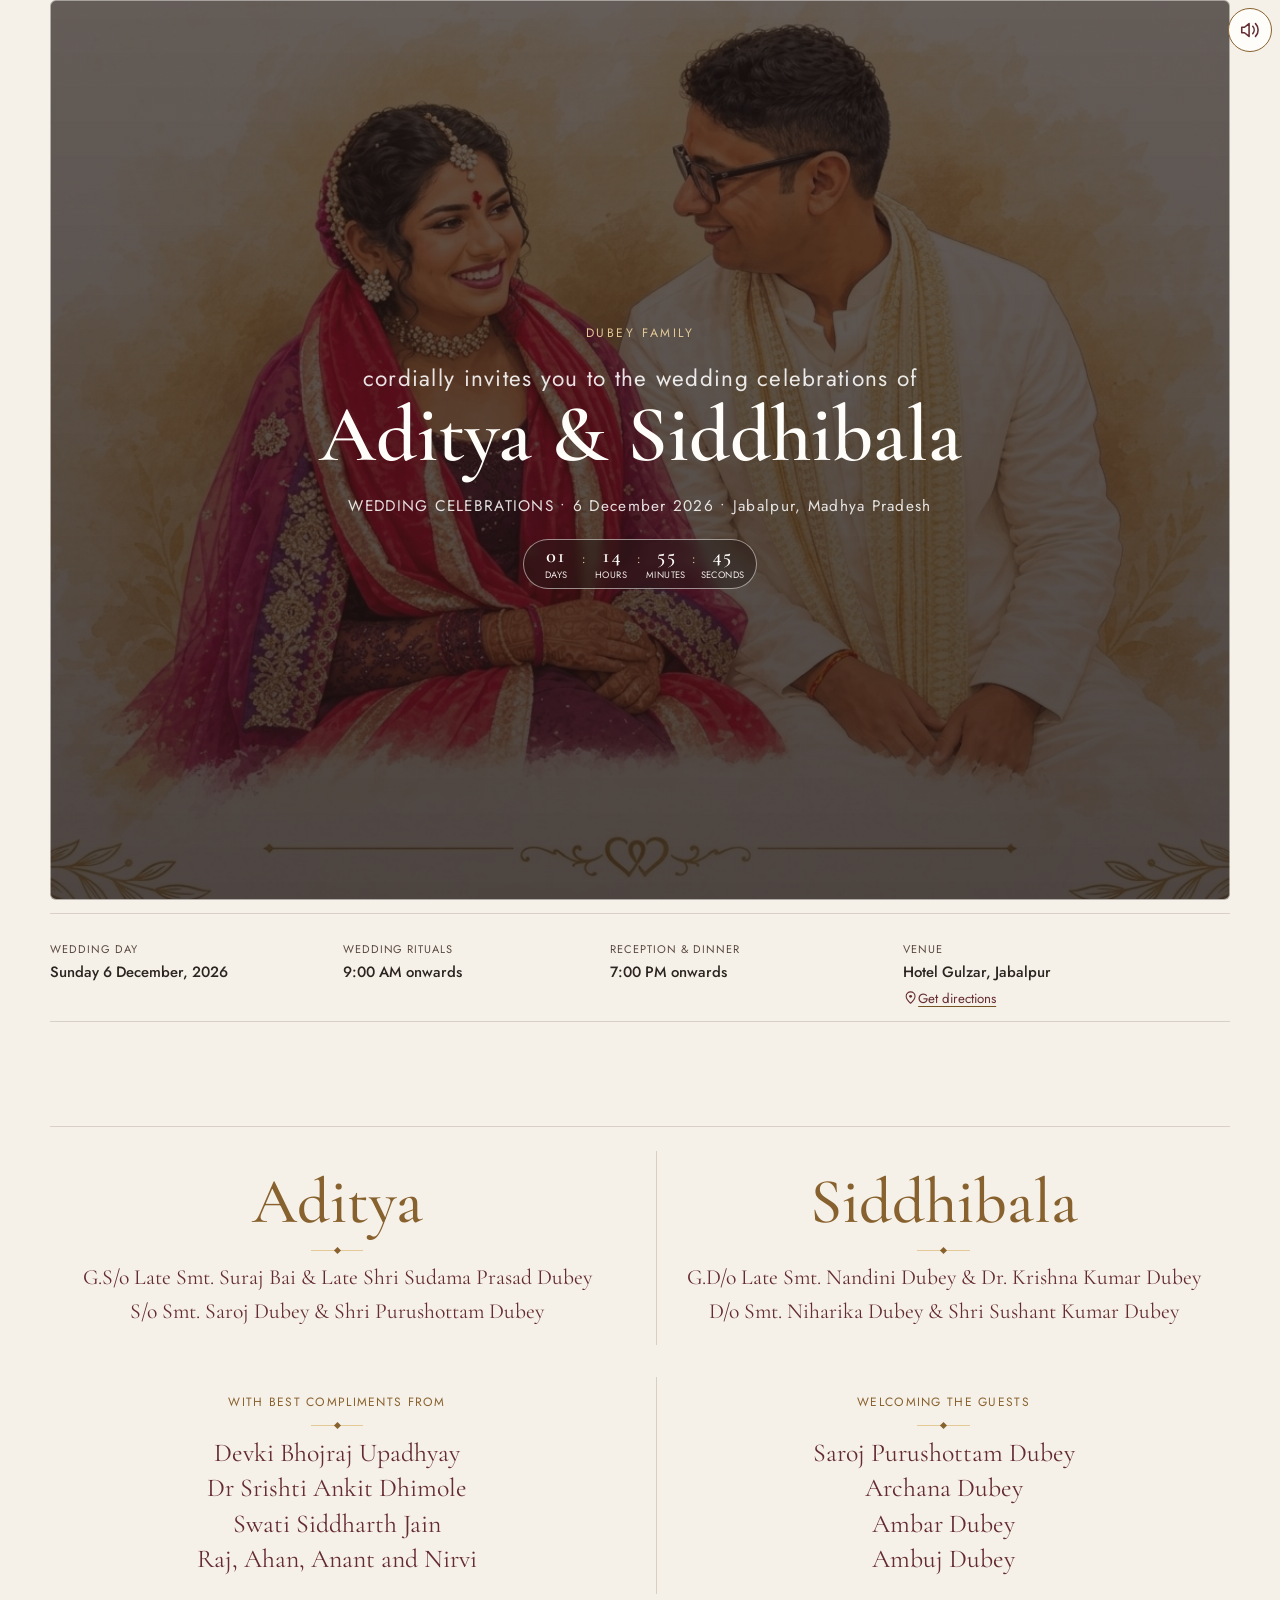
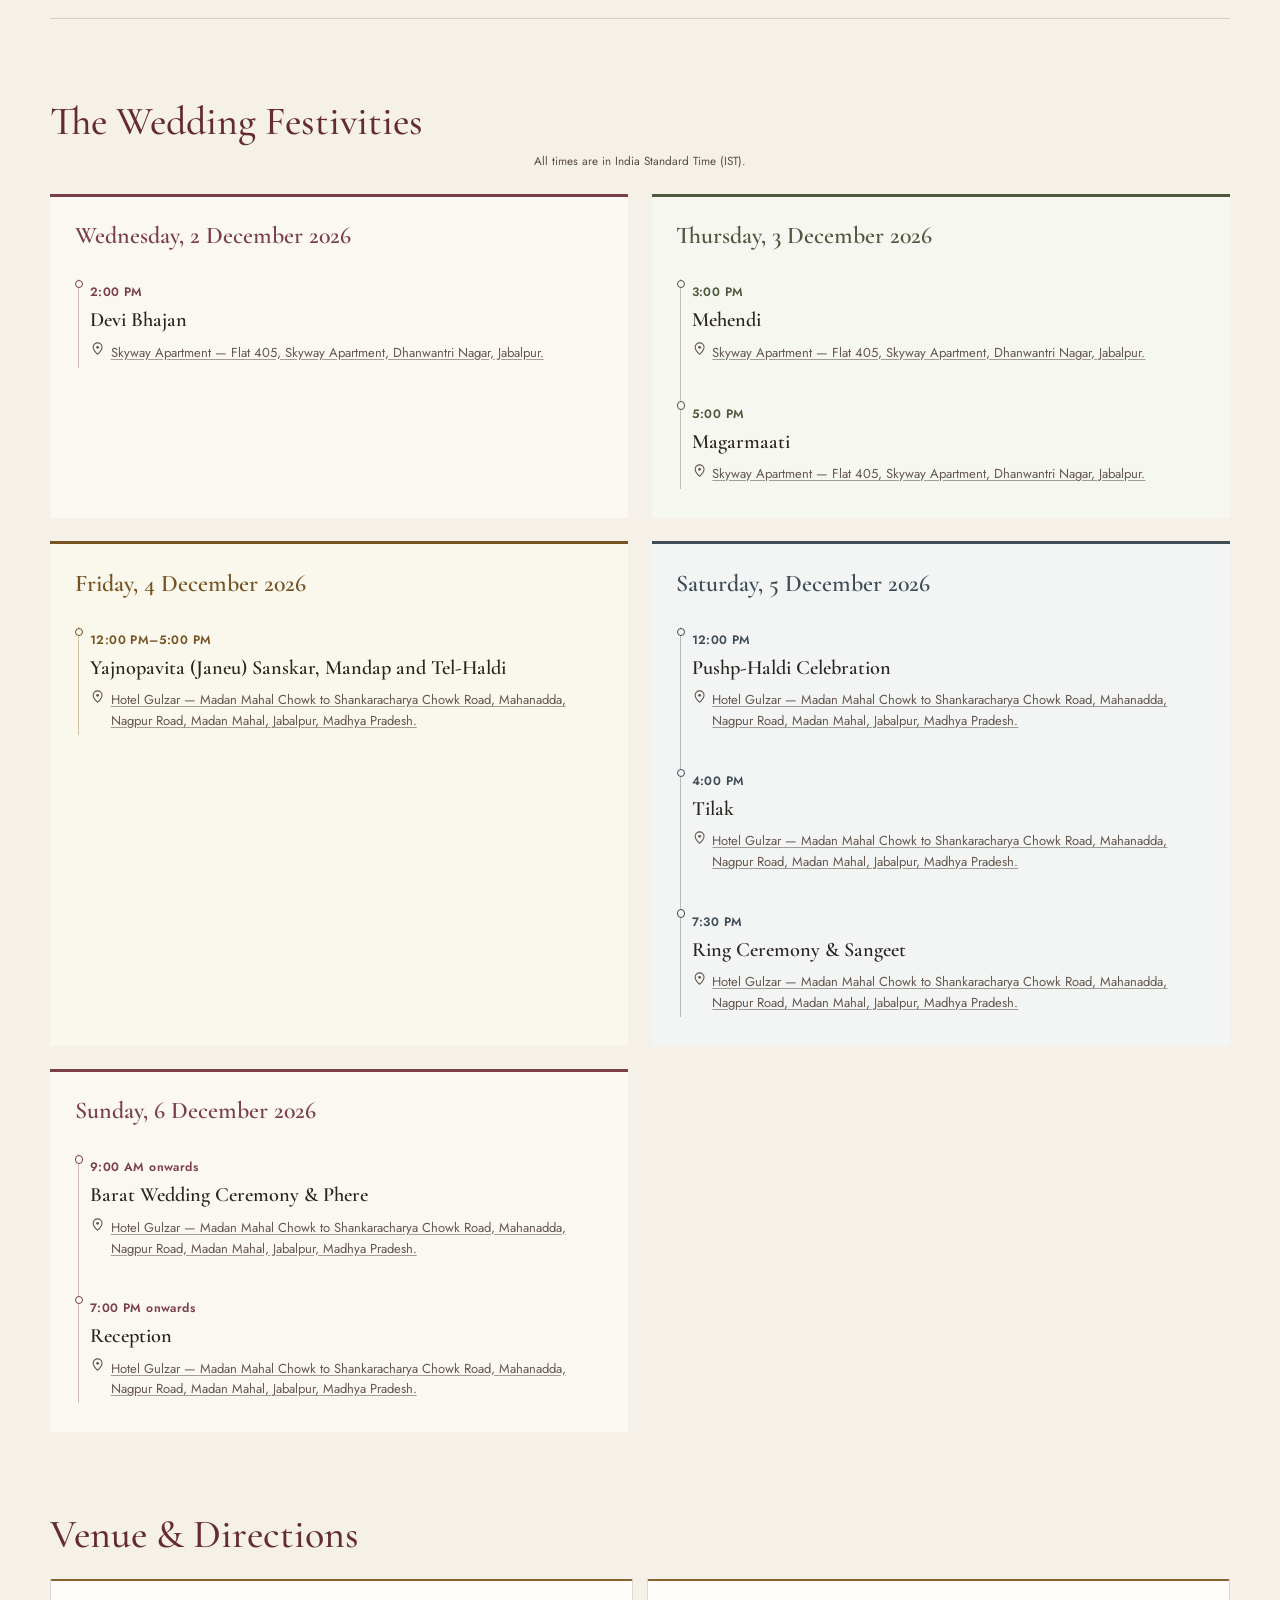
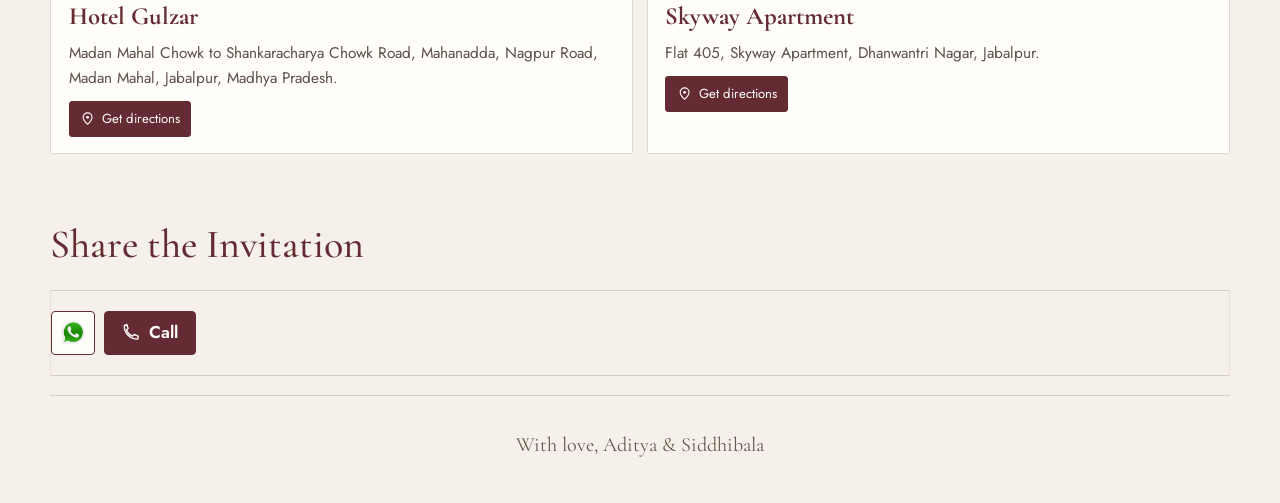
<file: adisiddhi_1E/index.html>
﻿<!doctype html>
<html lang="en">
  <head>
    <meta charset="UTF-8" />
    <meta name="viewport" content="width=device-width, initial-scale=1.0" />
    <title>Aditya & Siddhibala | Wedding Invitation _1E</title>
    <meta name="description" content="The Dubey Family invites you to the wedding celebrations of Aditya and Siddhibala, 2–6 December 2026 in Jabalpur, Madhya Pradesh." />

    <meta property="og:title" content="Aditya & Siddhibala | Wedding Invitation _1E" />
    <meta property="og:description" content="Join the Dubey Family for the wedding celebrations of Aditya and Siddhibala, 2–6 December 2026 in Jabalpur." />
    <meta property="og:image" content="https://adityadubey1313-oss.github.io/adisiddhi_1E/preview.jpg" />
    <meta property="og:type" content="website" />
    <meta property="og:url" content="https://adityadubey1313-oss.github.io/adisiddhi_1E/" />
    <meta name="twitter:card" content="summary_large_image" />
    <meta name="twitter:image" content="https://adityadubey1313-oss.github.io/adisiddhi_1E/preview.jpg" />

    <link rel="preconnect" href="https://fonts.googleapis.com" />
    <link rel="preconnect" href="https://fonts.gstatic.com" crossorigin />
    <link href="https://fonts.googleapis.com/css2?family=Cormorant+Garamond:wght@400;500;600;700&family=Jost:wght@300;400;500;600;700&display=swap" rel="stylesheet" />
    <link rel="stylesheet" href="styles.css?v=20261028-all-celebrations" />
  </head>
  <body>
    <audio id="backgroundMusic" src="wedding-song.mp3" loop preload="none"></audio>
    <button class="music-toggle" id="musicToggle" type="button" aria-label="Mute background music" aria-pressed="true" hidden>
      <svg viewBox="0 0 24 24" aria-hidden="true" focusable="false"><path d="M11 5 6 9H3v6h3l5 4V5Z"></path><path class="music-waves" d="M15 8a6 6 0 0 1 0 8m3-11a10 10 0 0 1 0 14"></path><path class="music-silent" d="m16 9 5 6m0-6-5 6"></path></svg>
    </button>
    <p class="sr-only" id="musicStatus" role="status" aria-live="polite"></p>
    <div class="page-shell">
      <main id="home">
        <section class="hero" aria-labelledby="introName">
          <div class="hero-shell">
            <div class="hero-artwork">
              <div class="content">
                <p class="intro-tag" id="introTag">DUBEY FAMILY</p>
                <p class="hero-subtitle" id="introInvite">cordially invites you to the wedding celebrations of</p>
                <h1 class="hero-title" id="introName">Aditya &amp; Siddhibala</h1>
                <div class="hero-date" id="introDate">WEDDING CELEBRATIONS • 6 December 2026 • Jabalpur, Madhya Pradesh</div>
                <div class="countdown-block hero-countdown">
                  <div class="countdown-row" id="countdown" role="timer" aria-label="Countdown to the reception">
                    <div class="countdown-unit"><strong id="daysValue">00</strong><span id="daysLabel">Days</span></div>
                    <span class="countdown-separator" aria-hidden="true">:</span>
                    <div class="countdown-unit"><strong id="hoursValue">00</strong><span id="hoursLabel">Hours</span></div>
                    <span class="countdown-separator" aria-hidden="true">:</span>
                    <div class="countdown-unit"><strong id="minutesValue">00</strong><span id="minutesLabel">Minutes</span></div>
                    <span class="countdown-separator" aria-hidden="true">:</span>
                    <div class="countdown-unit"><strong id="secondsValue">00</strong><span id="secondsLabel">Seconds</span></div>
                  </div>
                </div>
              </div>
            </div>
          </div>
        </section>

        <section class="section invitation-details" id="heroSection" aria-label="Wedding details">
          <div class="wedding-panel">
            <div class="wedding-details" aria-label="Wedding details">
              <div class="wedding-detail wedding-date-detail">
                <span class="detail-label" id="eventDateLabel">Wedding day</span>
                <strong id="weddingDateDetail">Sunday, 6 December 2026</strong>
              </div>
              <div class="wedding-detail">
                <span class="detail-label" id="ritualsLabel">Wedding rituals</span>
                <strong id="ritualsTimeDetail">9:00 AM onwards</strong>
              </div>
              <div class="wedding-detail">
                <span class="detail-label" id="receptionLabel">Reception &amp; dinner</span>
                <strong id="receptionTimeDetail">7:00 PM onwards</strong>
              </div>
              <div class="wedding-detail venue-detail">
                <span class="detail-label" id="venueLabel">Venue</span>
                <strong id="weddingVenueDetail">Hotel Gulzar, Jabalpur</strong>
                <a class="text-link directions-link" id="mainDirections" target="_blank" rel="noopener noreferrer">Get directions</a>
              </div>
            </div>
          </div>
        </section>

        <section class="section" id="family" aria-label="Family details">
          <div class="family-grid" id="familyGrid"></div>
        </section>

        <section class="section" id="schedule">
          <div class="section-heading-group">
            <h2 class="section-heading" id="scheduleTitle">The Wedding Festivities</h2>
            <p class="timezone-note">All times are in India Standard Time (IST).</p>
          </div>
          <div class="schedule-list" id="scheduleList"></div>
        </section>

        <section class="section" id="venues">
          <h2 class="section-heading" id="venueTitle">Venue &amp; Directions</h2>
          <div class="venue-grid" id="venueGrid"></div>
        </section>

        <section class="section" id="share">
          <h2 class="section-heading" id="shareTitle">Share the Invitation</h2>
          <div class="share-wrap">
            <div class="action-group" aria-label="Invitation actions">
              <button class="action-button action-button-icon" id="whatsappShare" type="button" aria-label="Share on WhatsApp">
                <img class="whatsapp-logo" src="whatsapp-logo.png" alt="" aria-hidden="true" />
              </button>
              <button class="action-button action-button-call" id="openContacts" type="button" aria-haspopup="dialog" aria-controls="contactDialog">
                <svg class="action-icon" viewBox="0 0 24 24" aria-hidden="true" focusable="false"><path d="M7 3H4a1 1 0 0 0-1 1c0 9.4 7.6 17 17 17a1 1 0 0 0 1-1v-3l-5-2-2 2a14 14 0 0 1-8-8l2-2-2-5Z"></path></svg>
                <span id="callActionLabel">Call</span>
              </button>
            </div>
          </div>
        </section>

        <dialog class="contact-dialog" id="contactDialog" aria-labelledby="contactDialogTitle" aria-describedby="contactDialogDescription">
          <div class="contact-dialog-header">
            <div>
              <h2 id="contactDialogTitle">Reception venue contacts</h2>
              <p id="contactDialogDescription">Contact numbers for Hotel Gulzar, the reception venue</p>
            </div>
            <button class="contact-close" id="closeContacts" type="button" aria-label="Close contact panel" autofocus>&times;</button>
          </div>
          <div class="contact-groups" id="contactGroups"></div>
        </dialog>
      </main>

      <footer class="site-footer">
        <p id="footerText">With love, Aditya &amp; Siddhibala</p>
      </footer>
    </div>

    <script src="invitation-data.js?v=20261028-skyway-barat"></script>
    <script src="app.js?v=20261028-final-details"></script>
  </body>
</html>
</file>
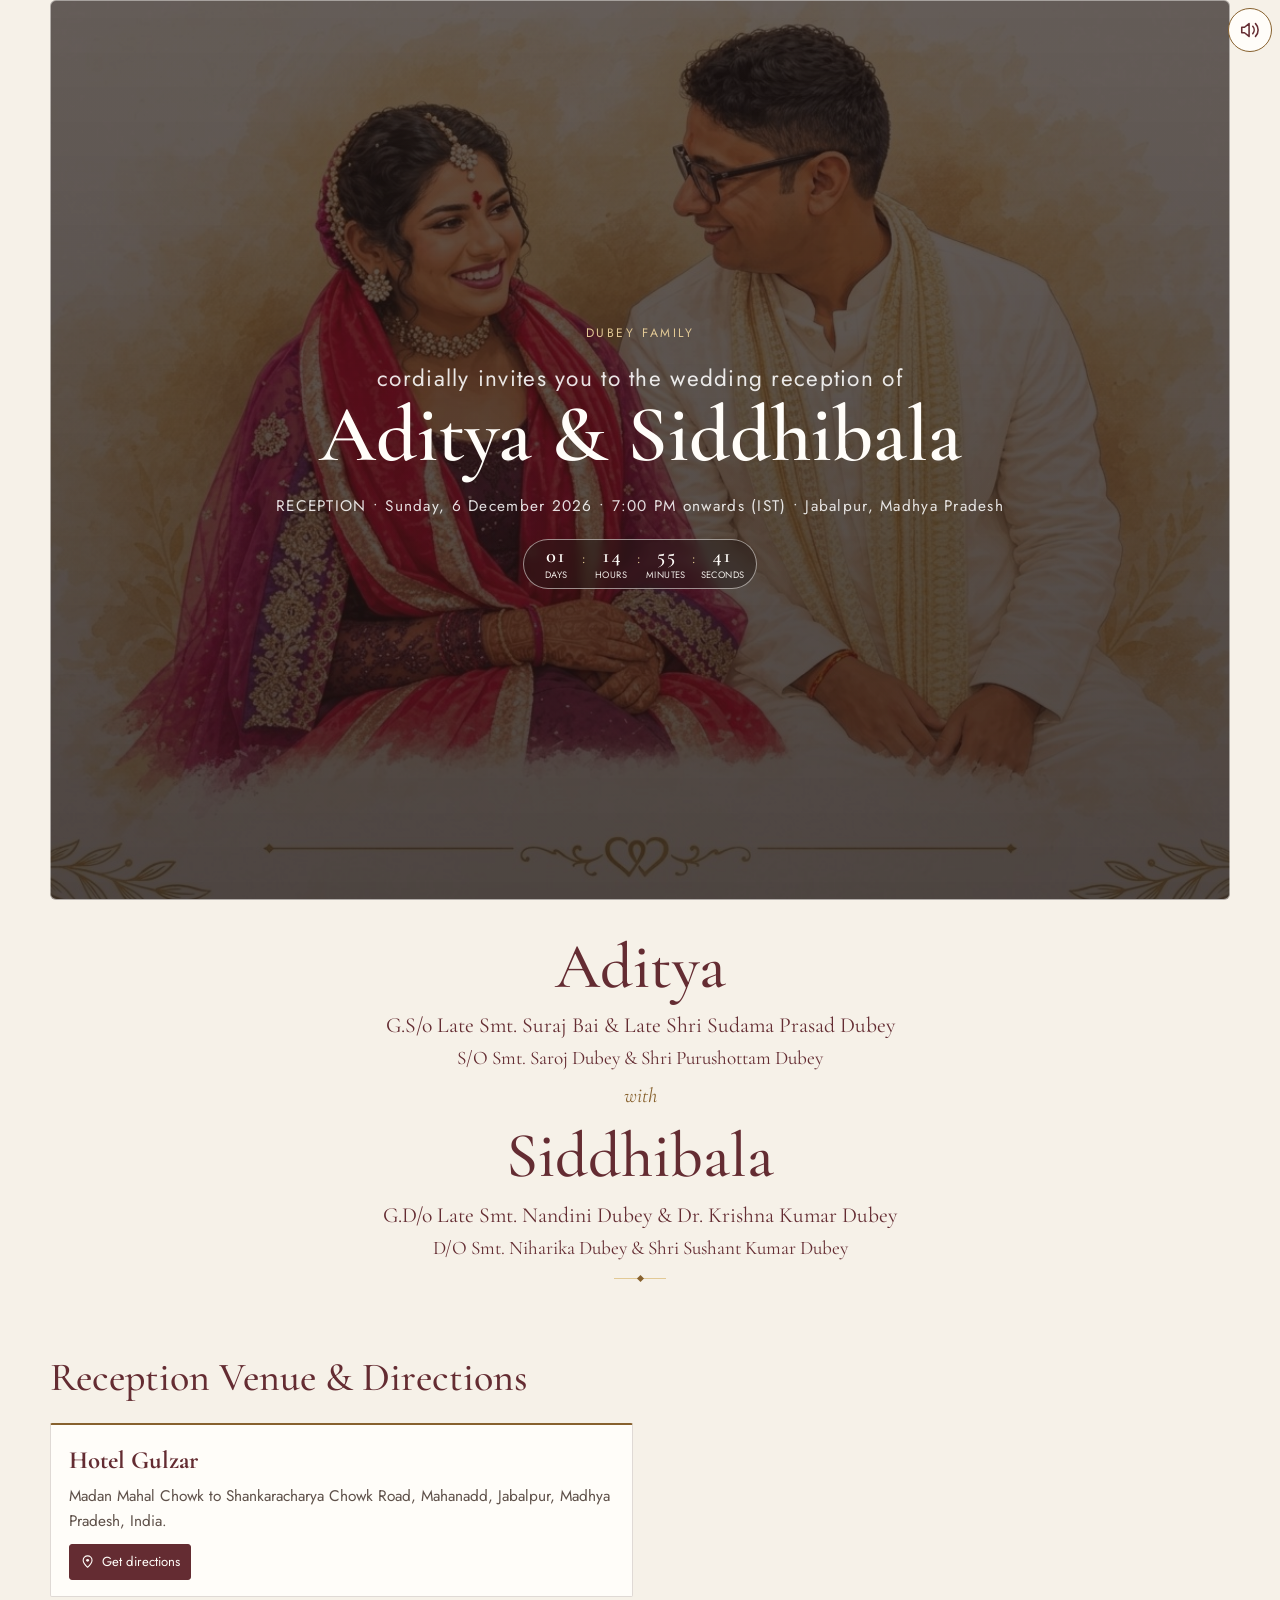
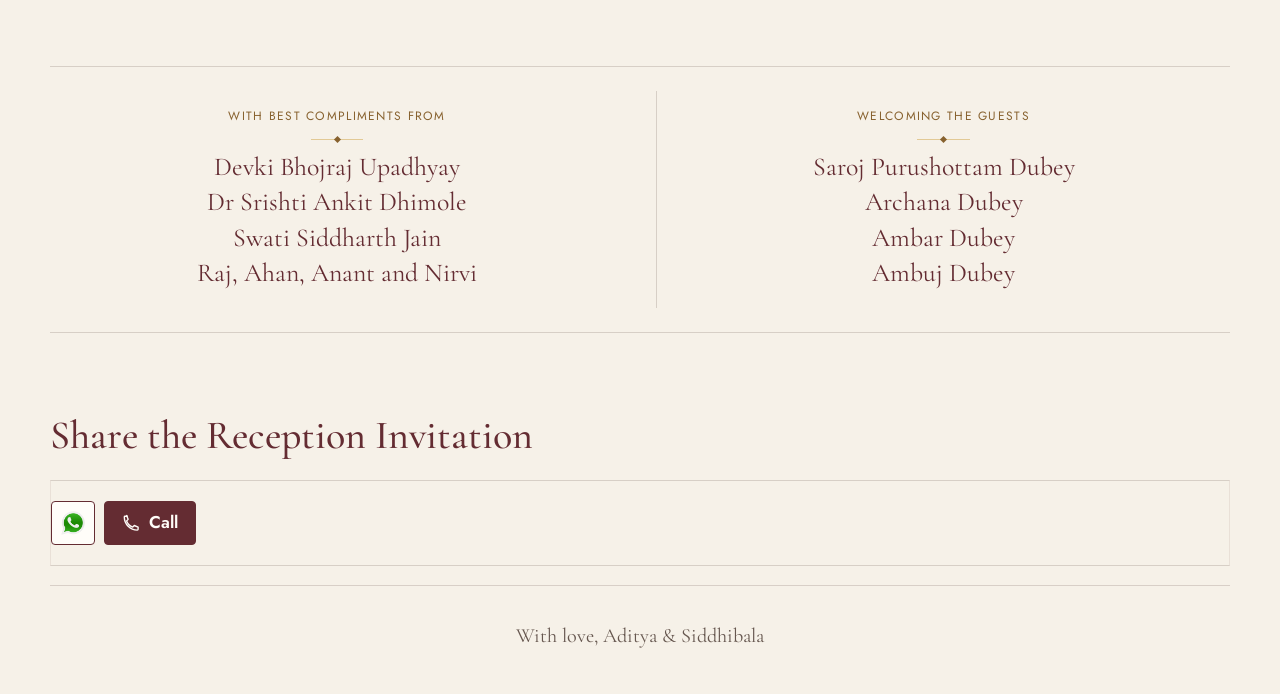
<file: adisiddhi_2E/index.html>
﻿<!doctype html>
<html lang="en">
  <head>
    <meta charset="UTF-8" />
    <meta name="viewport" content="width=device-width, initial-scale=1.0" />
    <title>Aditya &amp; Siddhibala | Reception Invitation 2E</title>
    <meta name="description" content="The Dubey Family invites you to the wedding reception of Aditya and Siddhibala on Sunday, 6 December 2026, 7:00 PM onwards at Hotel Gulzar, Jabalpur." />

    <meta property="og:title" content="Aditya &amp; Siddhibala | Reception Invitation 2E" />
    <meta property="og:description" content="Wedding reception: Sunday, 6 December 2026, 7:00 PM onwards at Hotel Gulzar, Jabalpur." />
    <meta property="og:image" content="https://adityadubey1313-oss.github.io/adisiddhi_2E/preview.jpg" />
    <meta property="og:type" content="website" />
    <meta property="og:url" content="https://adityadubey1313-oss.github.io/adisiddhi_2E/" />
    <meta name="twitter:card" content="summary_large_image" />
    <meta name="twitter:image" content="https://adityadubey1313-oss.github.io/adisiddhi_2E/preview.jpg" />

    <link rel="preconnect" href="https://fonts.googleapis.com" />
    <link rel="preconnect" href="https://fonts.gstatic.com" crossorigin />
    <link href="https://fonts.googleapis.com/css2?family=Cormorant+Garamond:wght@400;500;600;700&family=Jost:wght@300;400;500;600;700&display=swap" rel="stylesheet" />
    <link rel="stylesheet" href="styles.css?v=20261028-cover-overlay" />
  </head>
  <body>
    <audio id="backgroundMusic" src="wedding-song.mp3" loop preload="none"></audio>
    <button class="music-toggle" id="musicToggle" type="button" aria-label="Mute background music" aria-pressed="true" hidden>
      <svg viewBox="0 0 24 24" aria-hidden="true" focusable="false"><path d="M11 5 6 9H3v6h3l5 4V5Z"></path><path class="music-waves" d="M15 8a6 6 0 0 1 0 8m3-11a10 10 0 0 1 0 14"></path><path class="music-silent" d="m16 9 5 6m0-6-5 6"></path></svg>
    </button>
    <p class="sr-only" id="musicStatus" role="status" aria-live="polite"></p>
    <div class="page-shell">
      <main id="home">
        <section class="hero" aria-labelledby="introName">
          <div class="hero-shell">
            <div class="hero-artwork">
              <div class="content">
                <p class="intro-tag" id="introTag">DUBEY FAMILY</p>
                <p class="hero-subtitle" id="introInvite">cordially invites you to the wedding reception of</p>
                <h1 class="hero-title" id="introName">Aditya &amp; Siddhibala</h1>
                <div class="hero-date" id="introDate">RECEPTION • Sunday, 6 December 2026 • 7:00 PM onwards (IST) • Jabalpur, Madhya Pradesh</div>
                <div class="countdown-block hero-countdown">
                  <div class="countdown-row" id="countdown" role="timer" aria-label="Countdown to the reception">
                    <div class="countdown-unit"><strong id="daysValue">00</strong><span id="daysLabel">Days</span></div>
                    <span class="countdown-separator" aria-hidden="true">:</span>
                    <div class="countdown-unit"><strong id="hoursValue">00</strong><span id="hoursLabel">Hours</span></div>
                    <span class="countdown-separator" aria-hidden="true">:</span>
                    <div class="countdown-unit"><strong id="minutesValue">00</strong><span id="minutesLabel">Minutes</span></div>
                    <span class="countdown-separator" aria-hidden="true">:</span>
                    <div class="countdown-unit"><strong id="secondsValue">00</strong><span id="secondsLabel">Seconds</span></div>
                  </div>
                </div>
              </div>
            </div>
          </div>
        </section>

        <section class="section couple-introduction" id="couple-introduction" aria-label="Aditya and Siddhibala">
          <h2 class="couple-introduction-name">Aditya</h2>
          <p class="couple-introduction-lineage">G.S/o Late Smt. Suraj Bai &amp; Late Shri Sudama Prasad Dubey</p>
          <p class="couple-introduction-lineage couple-introduction-parents">S/O Smt. Saroj Dubey &amp; Shri Purushottam Dubey</p>
          <p class="couple-introduction-with">with</p>
          <h2 class="couple-introduction-name">Siddhibala</h2>
          <p class="couple-introduction-lineage">G.D/o Late Smt. Nandini Dubey &amp; Dr. Krishna Kumar Dubey</p>
          <p class="couple-introduction-lineage couple-introduction-parents">D/O Smt. Niharika Dubey &amp; Shri Sushant Kumar Dubey</p>
          <span class="family-divider" aria-hidden="true"></span>
        </section>

        <section class="section" id="venues">
          <h2 class="section-heading" id="venueTitle">Reception Venue &amp; Directions</h2>
          <div class="venue-grid" id="venueGrid">
            <article class="venue-card">
              <h3>Hotel Gulzar</h3>
              <p>Madan Mahal Chowk to Shankaracharya Chowk Road, Mahanadd, Jabalpur, Madhya Pradesh, India.</p>
              <div class="venue-links"><a class="button-link directions-link" href="https://maps.google.com/?q=Hotel+Gulzar+Jabalpur" target="_blank" rel="noopener noreferrer">Get directions</a></div>
            </article>
          </div>
        </section>

        <section class="section" id="family">
          <div class="family-grid" id="familyGrid">
            <article class="family-group">
              <p class="family-role">With best compliments from</p>
              <span class="family-divider" aria-hidden="true"></span>
              <div class="family-names">
                <p>Devki Bhojraj Upadhyay</p>
                <p>Dr Srishti Ankit Dhimole</p>
                <p>Swati Siddharth Jain</p>
                <p>Raj, Ahan, Anant and Nirvi</p>
              </div>
            </article>
            <article class="family-group">
              <p class="family-role">Welcoming the guests</p>
              <span class="family-divider" aria-hidden="true"></span>
              <div class="family-names">
                <p>Saroj Purushottam Dubey</p>
                <p>Archana Dubey</p>
                <p>Ambar Dubey</p>
                <p>Ambuj Dubey</p>
              </div>
            </article>
          </div>
        </section>

        <section class="section" id="share">
          <h2 class="section-heading" id="shareTitle">Share the Reception Invitation</h2>
          <div class="share-wrap">
            <div class="action-group" aria-label="Invitation actions">
              <button class="action-button action-button-icon" id="whatsappShare" type="button" aria-label="Share on WhatsApp">
                <img class="whatsapp-logo" src="whatsapp-logo.png" alt="" aria-hidden="true" />
              </button>
              <button class="action-button action-button-call" id="openContacts" type="button" aria-haspopup="dialog" aria-controls="contactDialog">
                <svg class="action-icon" viewBox="0 0 24 24" aria-hidden="true" focusable="false"><path d="M7 3H4a1 1 0 0 0-1 1c0 9.4 7.6 17 17 17a1 1 0 0 0 1-1v-3l-5-2-2 2a14 14 0 0 1-8-8l2-2-2-5Z"></path></svg>
                <span id="callActionLabel">Call</span>
              </button>
            </div>
          </div>
        </section>

        <dialog class="contact-dialog" id="contactDialog" aria-labelledby="contactDialogTitle" aria-describedby="contactDialogDescription">
          <div class="contact-dialog-header">
            <div>
              <h2 id="contactDialogTitle">Reception venue contacts</h2>
              <p id="contactDialogDescription">Contact numbers for Hotel Gulzar, the reception venue</p>
            </div>
            <button class="contact-close" id="closeContacts" type="button" aria-label="Close contact panel" autofocus>&times;</button>
          </div>
          <div class="contact-groups" id="contactGroups"></div>
        </dialog>
      </main>

      <footer class="site-footer">
        <p id="footerText">With love, Aditya &amp; Siddhibala</p>
      </footer>
    </div>

    <script src="invitation-data.js?v=20261028-scroll"></script>
    <script src="app.js?v=20261028-music-fallback"></script>
  </body>
</html>
</file>
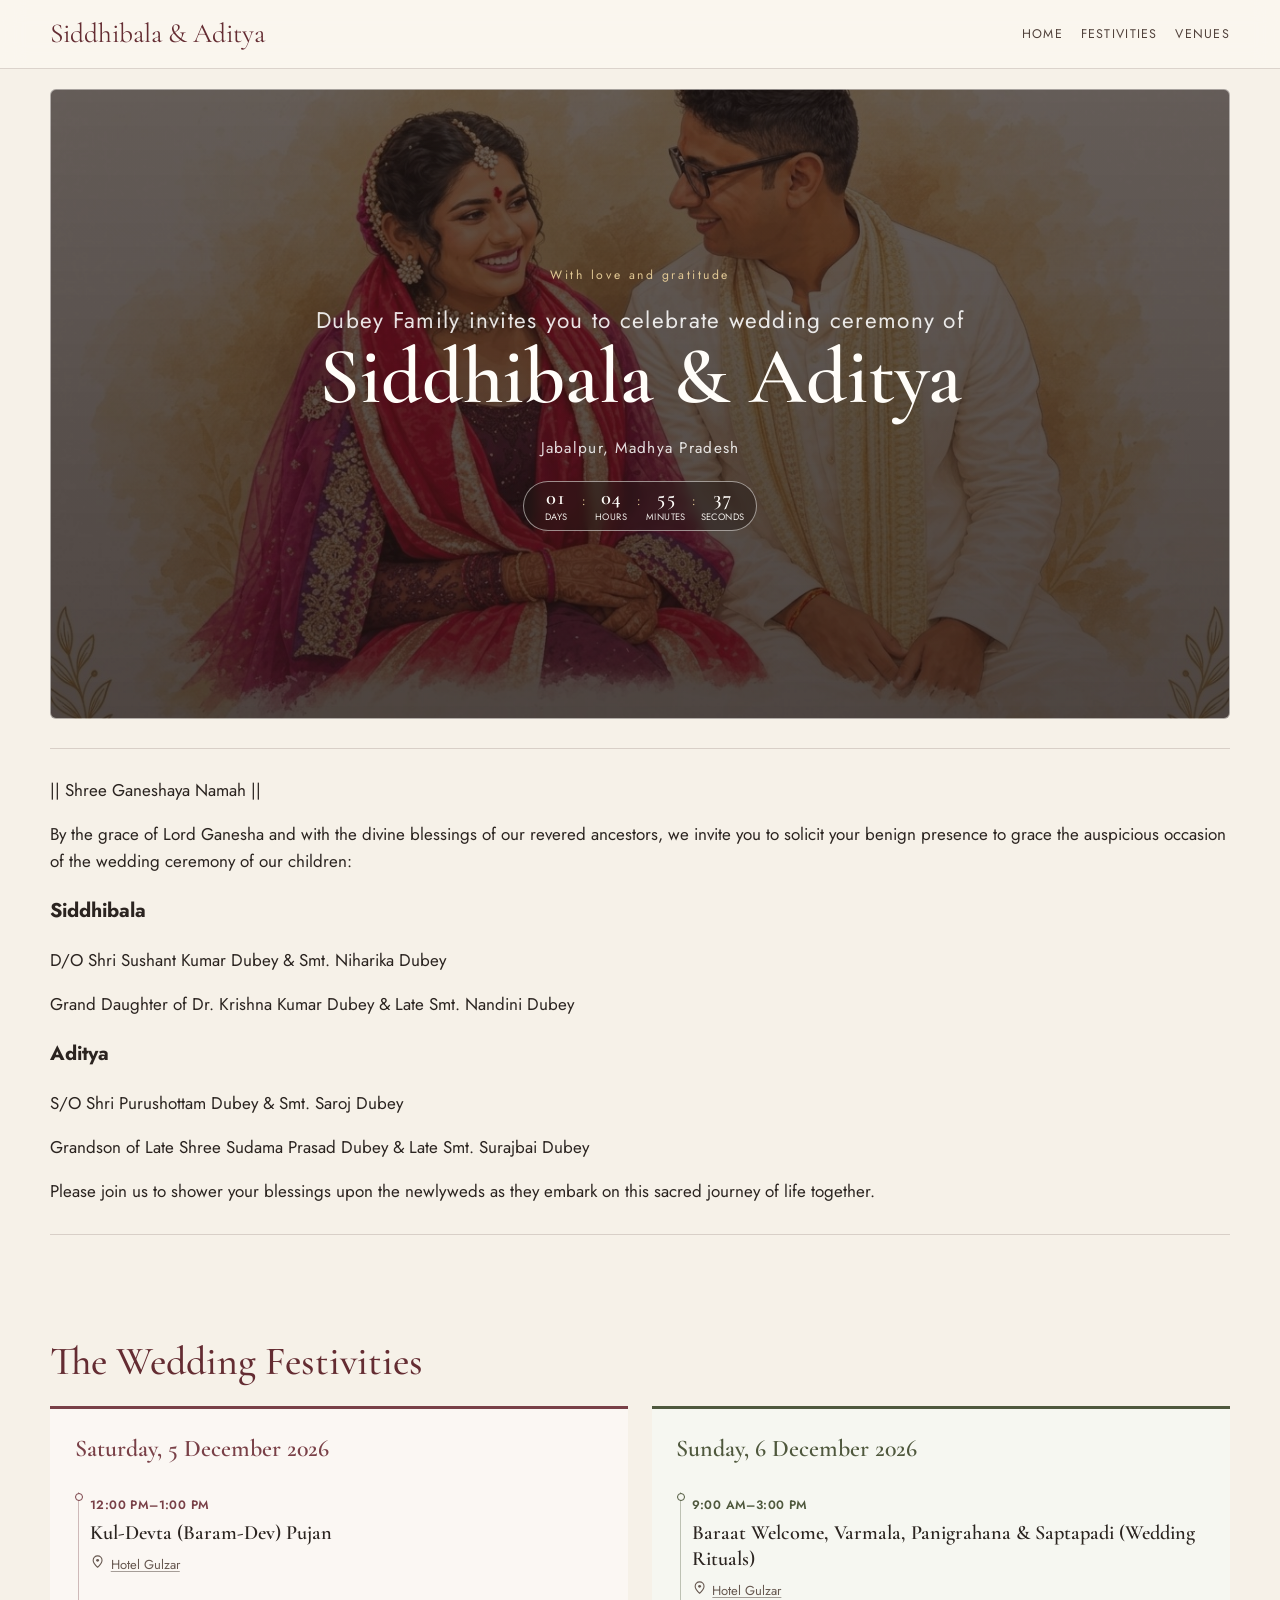
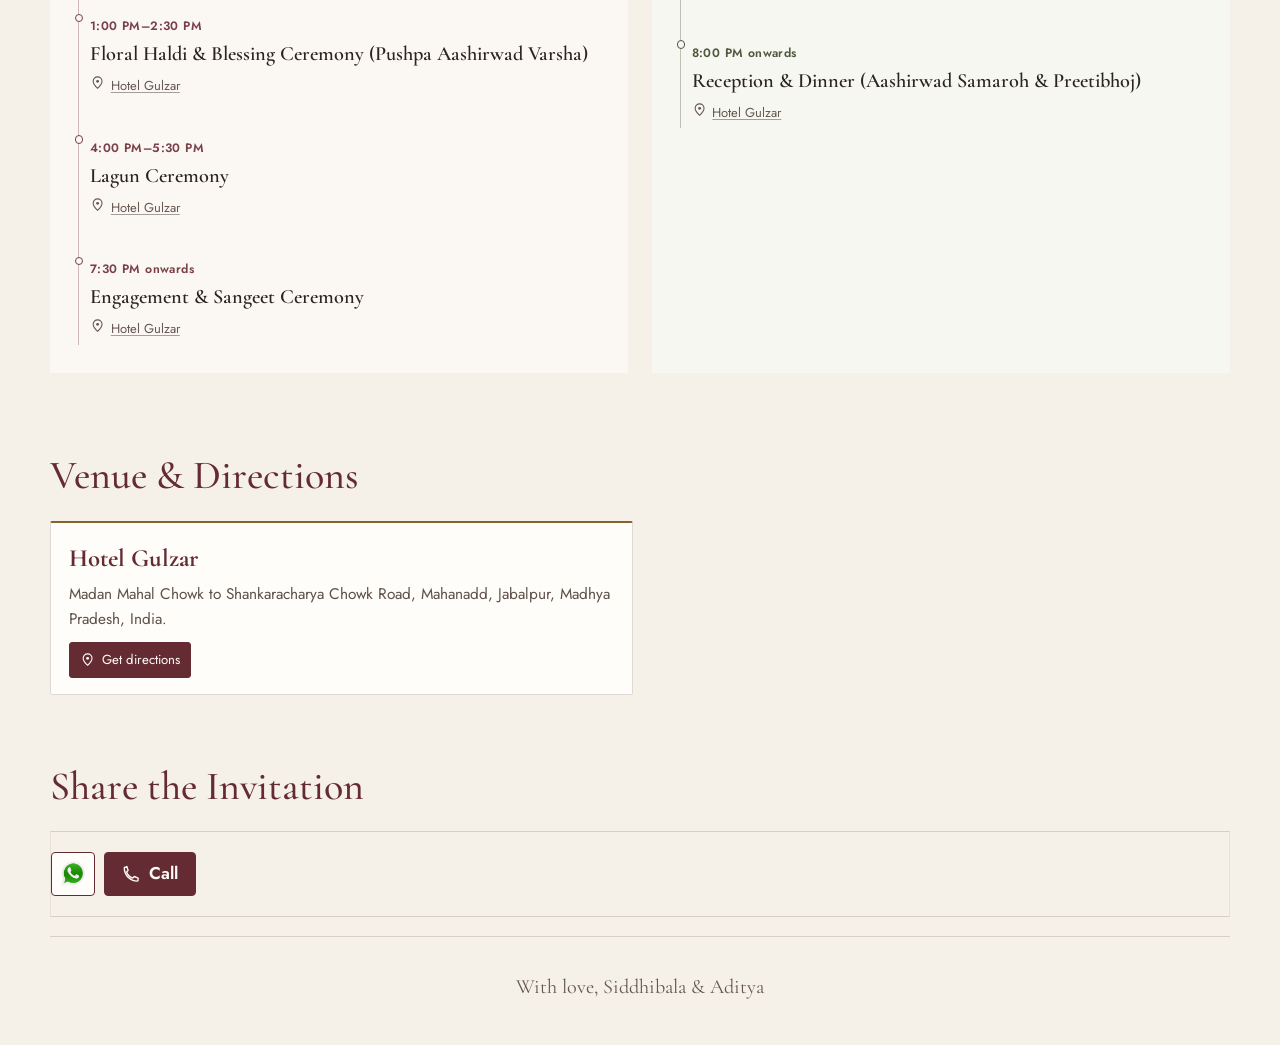
<file: adisiddhi_3E/index.html>
<!doctype html>
<html lang="en">
  <head>
    <meta charset="UTF-8" />
    <meta name="viewport" content="width=device-width, initial-scale=1.0" />
    <title>Siddhibala &amp; Aditya | Wedding Invitation _3E</title>
      <meta name="description" content="A traditional wedding invitation for Siddhibala and Aditya in Jabalpur, 6 December 2026. Project _3E." />
      <meta property="og:title" content="Siddhibala &amp; Aditya | Wedding Invitation _3E" />
    <meta property="og:description" content="You are warmly invited to celebrate our wedding on 6 December 2026." />
    <meta property="og:image" content="https://adityadubey1313-oss.github.io/adisiddhi_3E/preview.jpg" />
    <meta property="og:type" content="website" />
    <meta property="og:url" content="https://adityadubey1313-oss.github.io/adisiddhi_3E/" />
    <meta name="twitter:card" content="summary_large_image" />
    <meta name="twitter:image" content="https://adityadubey1313-oss.github.io/adisiddhi_3E/preview.jpg" />
    <link rel="preconnect" href="https://fonts.googleapis.com" />
    <link rel="preconnect" href="https://fonts.gstatic.com" crossorigin />
    <link href="https://fonts.googleapis.com/css2?family=Cormorant+Garamond:wght@400;500;600;700&family=Jost:wght@300;400;500;600;700&display=swap" rel="stylesheet" />
    <link rel="stylesheet" href="styles.css" />
  </head>
  <body>
    <div class="page-shell">
      <header class="site-header">
        <div class="nav-wrap">
          <div class="brand" aria-label="Siddhibala and Aditya">Siddhibala &amp; Aditya</div>
          <nav class="main-nav" aria-label="Main navigation">
            <a href="#home" data-copy="navHome">Home</a>
            <a href="#schedule" data-copy="navSchedule">Schedule</a>
            <a href="#venues" data-copy="navVenue">Venues</a>
          </nav>
        </div>
      </header>
      <main id="home">
        <section class="hero" aria-labelledby="introName">
          <div class="hero-shell">
            <div class="hero-artwork">
              <div class="content">
                <p class="intro-tag" id="introTag">With love and gratitude</p>
                <p class="hero-subtitle" id="introInvite">Dubey Family invites you to celebrate wedding ceremony of</p>
                <h1 class="hero-title" id="introName">Siddhibala &amp; Aditya</h1>
                <div class="hero-date" id="introDate">Jabalpur, Madhya Pradesh</div>
                <div class="countdown-block hero-countdown">
                  <div class="countdown-row" id="countdown" role="timer" aria-label="Countdown to the wedding">
                    <div class="countdown-unit"><strong id="daysValue">00</strong><span id="daysLabel">Days</span></div>
                    <span class="countdown-separator" aria-hidden="true">:</span>
                    <div class="countdown-unit"><strong id="hoursValue">00</strong><span id="hoursLabel">Hours</span></div>
                    <span class="countdown-separator" aria-hidden="true">:</span>
                    <div class="countdown-unit"><strong id="minutesValue">00</strong><span id="minutesLabel">Minutes</span></div>
                    <span class="countdown-separator" aria-hidden="true">:</span>
                    <div class="countdown-unit"><strong id="secondsValue">00</strong><span id="secondsLabel">Seconds</span></div>
                  </div>
                </div>
              </div>
            </div>
          </div>
        </section>
        <section class="section invitation-details" id="heroSection" aria-label="Wedding invitation">
          <div class="wedding-panel">
            <div class="invitation-story">
              <div class="invitation-copy invitation-copy-en" lang="en">
                <p class="invitation-scripture">|| Shree Ganeshaya Namah ||</p>
                <p>By the grace of Lord Ganesha and with the divine blessings of our revered ancestors, we invite you to solicit your benign presence to grace the auspicious occasion of the wedding ceremony of our children:</p>
                <div class="invitation-family-block">
                  <h3>Siddhibala</h3>
                  <p>D/O Shri Sushant Kumar Dubey &amp; Smt. Niharika Dubey</p>
                  <p>Grand Daughter of Dr. Krishna Kumar Dubey &amp; Late Smt. Nandini Dubey</p>
                </div>
                <div class="invitation-family-block">
                  <h3>Aditya</h3>
                  <p>S/O Shri Purushottam Dubey &amp; Smt. Saroj Dubey</p>
                  <p>Grandson of Late Shree Sudama Prasad Dubey &amp; Late Smt. Surajbai Dubey</p>
                </div>
                <p>Please join us to shower your blessings upon the newlyweds as they embark on this sacred journey of life together.</p>
              </div>
            </div>
          </div>
        </section>
        <section class="section" id="schedule">
          <div class="section-heading-group">
            <h2 class="section-heading" id="scheduleTitle">The Wedding Festivities</h2>
          </div>
          <div class="schedule-list" id="scheduleList"></div>
        </section>
        <section class="section" id="venues">
          <h2 class="section-heading" id="venueTitle">Venue &amp; Directions</h2>
          <div class="venue-grid" id="venueGrid"></div>
        </section>
        <section class="section" id="share">
          <h2 class="section-heading" id="shareTitle">Share the Invitation</h2>
          <div class="share-wrap">
            <div class="action-group" aria-label="Invitation actions">
              <button class="action-button action-button-icon" id="whatsappShare" type="button" aria-label="Share on WhatsApp">
                <img class="whatsapp-logo" src="whatsapp-logo.png" alt="" aria-hidden="true" />
              </button>
              <button class="action-button action-button-call" id="openContacts" type="button" aria-haspopup="dialog" aria-controls="contactDialog">
                <svg class="action-icon" viewBox="0 0 24 24" aria-hidden="true" focusable="false"><path d="M7 3H4a1 1 0 0 0-1 1c0 9.4 7.6 17 17 17a1 1 0 0 0 1-1v-3l-5-2-2 2a14 14 0 0 1-8-8l2-2-2-5Z"></path></svg>
                <span id="callActionLabel">Call</span>
              </button>
            </div>
          </div>
        </section>
        <dialog class="contact-dialog" id="contactDialog" aria-labelledby="contactDialogTitle" aria-describedby="contactDialogDescription">
          <div class="contact-dialog-header">
            <div>
              <h2 id="contactDialogTitle">Contact numbers</h2>
              <p id="contactDialogDescription" class="sr-only">Contact numbers grouped by venue.</p>
            </div>
            <button class="contact-close" id="closeContacts" type="button" aria-label="Close contact panel" autofocus>&times;</button>
          </div>
          <div class="contact-groups" id="contactGroups"></div>
        </dialog>
      </main>
      <footer class="site-footer">
        <p id="footerText">With love, Siddhibala &amp; Aditya</p>
      </footer>
    </div>
    <script src="invitation-data.js?v=20261010-project-3"></script>
    <script src="app.js?v=d414273"></script>
  </body>
</html>
</file>
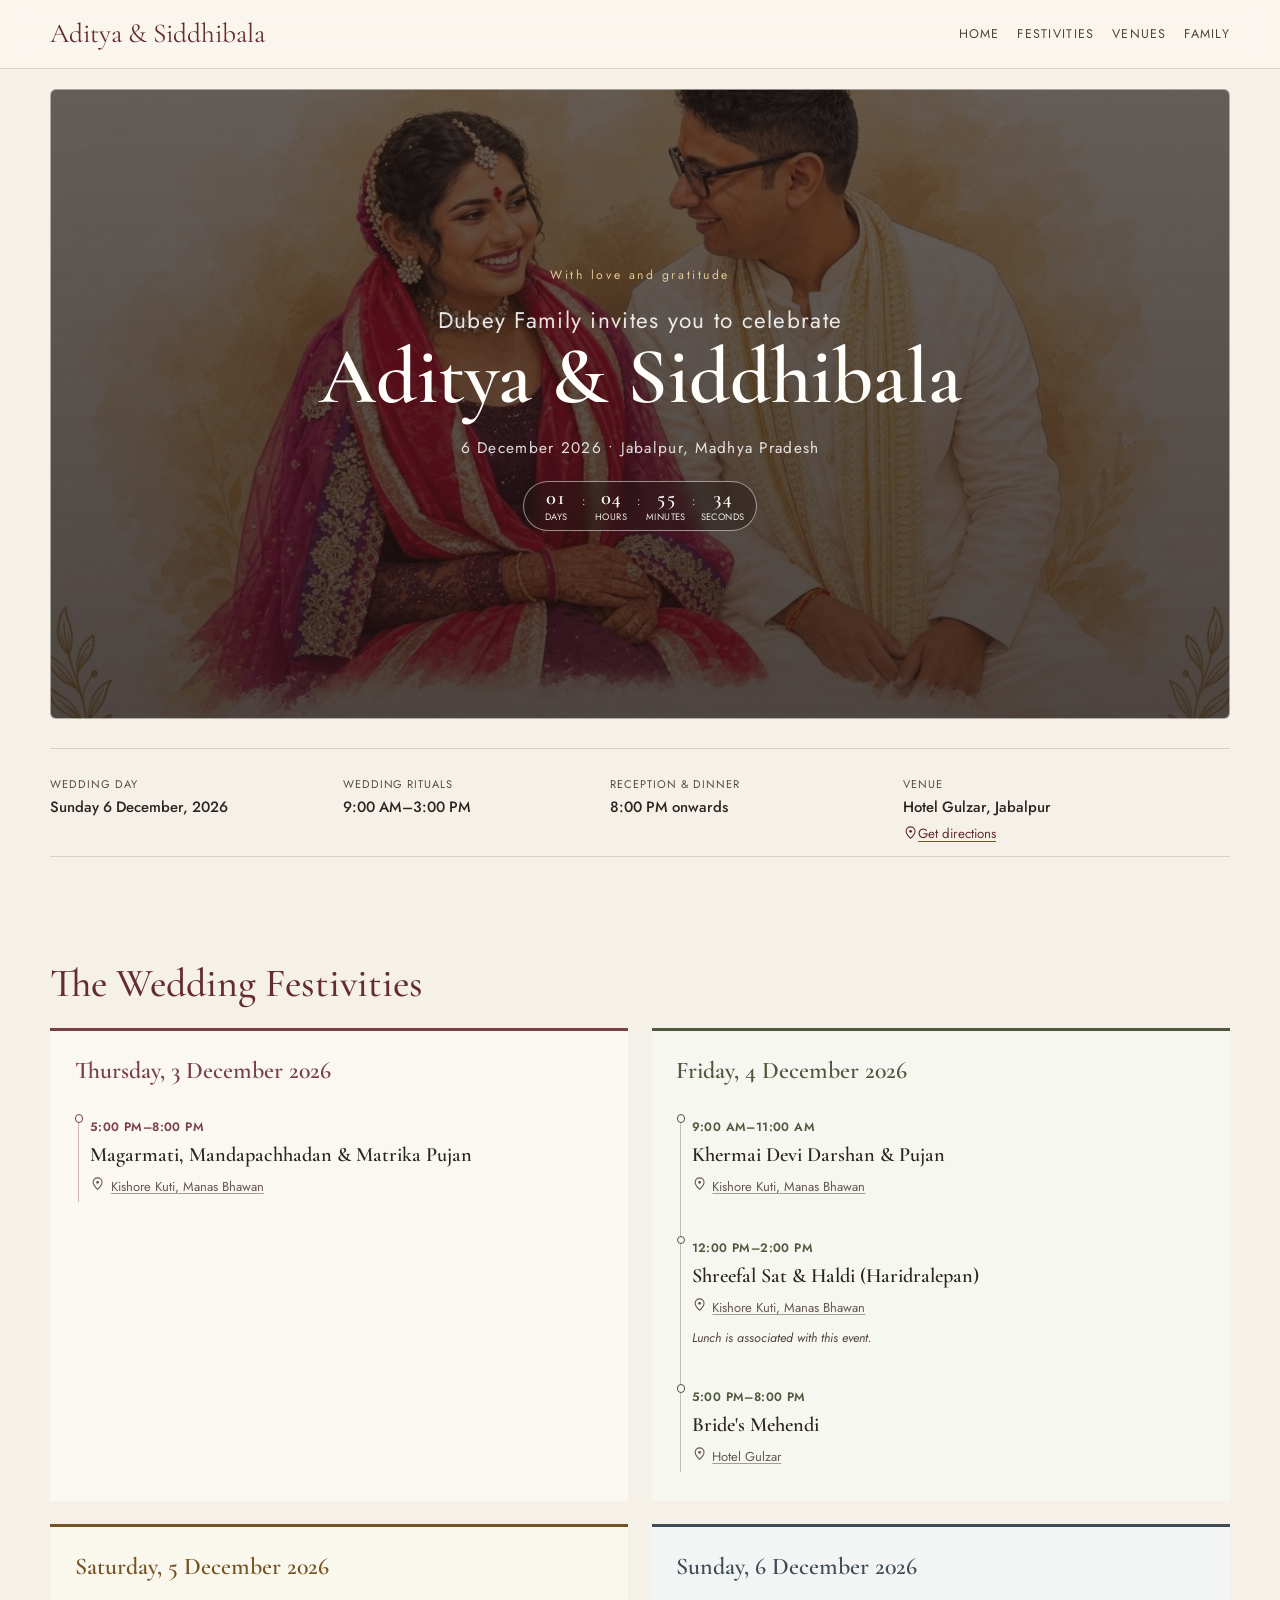
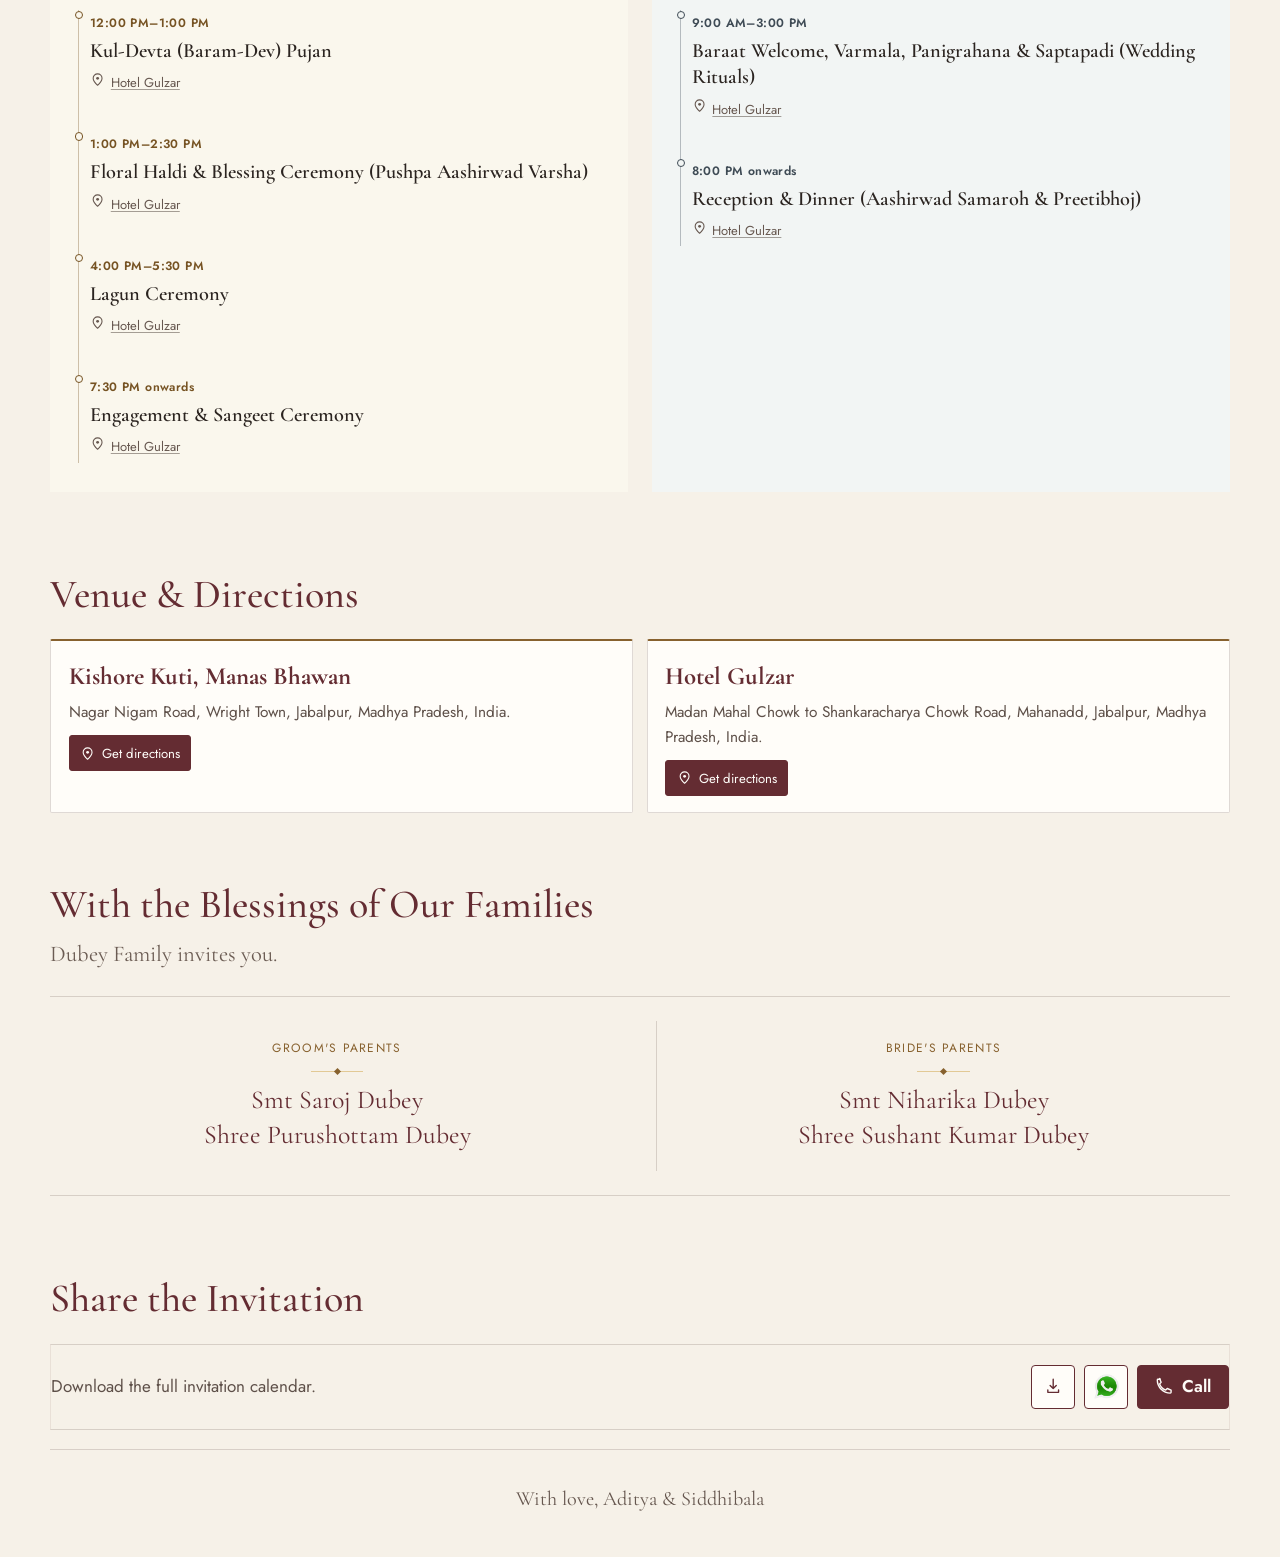
<file: adisiddhi_4E/index.html>
﻿<!doctype html>
<html lang="en">
  <head>
    <meta charset="UTF-8" />
    <meta name="viewport" content="width=device-width, initial-scale=1.0" />
    <title>Aditya & Siddhibala | Wedding Invitation _4E</title>
    <meta name="description" content="An elegant invitation for the wedding of Aditya and Siddhibala in Jabalpur on 6 December 2026. Project _4E." />

    <meta property="og:title" content="Aditya & Siddhibala | Wedding Invitation _4E" />
    <meta property="og:description" content="You are warmly invited to celebrate our wedding on 6 December 2026." />
    <meta property="og:image" content="https://adityadubey1313-oss.github.io/adisiddhi_4E/preview.jpg" />
    <meta property="og:type" content="website" />
    <meta property="og:url" content="https://adityadubey1313-oss.github.io/adisiddhi_4E/" />
    <meta name="twitter:card" content="summary_large_image" />
    <meta name="twitter:image" content="https://adityadubey1313-oss.github.io/adisiddhi_4E/preview.jpg" />

    <link rel="preconnect" href="https://fonts.googleapis.com" />
    <link rel="preconnect" href="https://fonts.gstatic.com" crossorigin />
    <link href="https://fonts.googleapis.com/css2?family=Cormorant+Garamond:wght@400;500;600;700&family=Jost:wght@300;400;500;600;700&display=swap" rel="stylesheet" />
    <link rel="stylesheet" href="styles.css" />
  </head>
  <body>
    <div class="page-shell">
      <header class="site-header">
        <div class="nav-wrap">
          <div class="brand" aria-label="Aditya and Siddhibala">Aditya &amp; Siddhibala</div>

          <nav class="main-nav" aria-label="Main navigation">
            <a href="#home" data-copy="navHome">Home</a>
            <a href="#schedule" data-copy="navSchedule">Schedule</a>
            <a href="#venues" data-copy="navVenue">Venues</a>
            <a href="#family" data-copy="navFamily">Family</a>
          </nav>

        </div>
      </header>

      <main id="home">
        <section class="hero" aria-labelledby="introName">
          <div class="hero-shell">
            <div class="hero-artwork">
              <div class="content">
                <p class="intro-tag" id="introTag">With love and gratitude</p>
                <p class="hero-subtitle" id="introInvite">Dubey Family invites you to celebrate</p>
                <h1 class="hero-title" id="introName">Aditya &amp; Siddhibala</h1>
                <div class="hero-date" id="introDate">6 December 2026 • Jabalpur, Madhya Pradesh</div>
                <div class="countdown-block hero-countdown">
                  <div class="countdown-row" id="countdown" role="timer" aria-label="Countdown to the wedding">
                    <div class="countdown-unit"><strong id="daysValue">00</strong><span id="daysLabel">Days</span></div>
                    <span class="countdown-separator" aria-hidden="true">:</span>
                    <div class="countdown-unit"><strong id="hoursValue">00</strong><span id="hoursLabel">Hours</span></div>
                    <span class="countdown-separator" aria-hidden="true">:</span>
                    <div class="countdown-unit"><strong id="minutesValue">00</strong><span id="minutesLabel">Minutes</span></div>
                    <span class="countdown-separator" aria-hidden="true">:</span>
                    <div class="countdown-unit"><strong id="secondsValue">00</strong><span id="secondsLabel">Seconds</span></div>
                  </div>
                </div>
              </div>
            </div>
          </div>
        </section>

        <section class="section invitation-details" id="heroSection" aria-label="Wedding details">
          <div class="wedding-panel">
            <div class="wedding-details" aria-label="Wedding details">
              <div class="wedding-detail wedding-date-detail">
                <span class="detail-label" id="eventDateLabel">Wedding day</span>
                <strong id="weddingDateDetail"></strong>
              </div>
              <div class="wedding-detail">
                <span class="detail-label" id="ritualsLabel">Wedding rituals</span>
                <strong id="ritualsTimeDetail"></strong>
              </div>
              <div class="wedding-detail">
                <span class="detail-label" id="receptionLabel">Reception &amp; dinner</span>
                <strong id="receptionTimeDetail"></strong>
              </div>
              <div class="wedding-detail venue-detail">
                <span class="detail-label" id="venueLabel">Venue</span>
                <strong id="weddingVenueDetail"></strong>
                <a class="text-link directions-link" id="mainDirections" target="_blank" rel="noopener noreferrer">Get directions</a>
              </div>
            </div>
          </div>
        </section>

        <section class="section" id="schedule">
          <div class="section-heading-group">
            <h2 class="section-heading" id="scheduleTitle">The Wedding Festivities</h2>
          </div>
          <div class="schedule-list" id="scheduleList"></div>
        </section>

        <section class="section" id="venues">
          <h2 class="section-heading" id="venueTitle">Venue &amp; Directions</h2>
          <div class="venue-grid" id="venueGrid"></div>
        </section>

        <section class="section" id="family">
          <h2 class="section-heading" id="familyTitle">Family</h2>
          <p class="family-invitation" id="familyLine">Dubey Family invites you.</p>
          <div class="family-grid" id="familyGrid"></div>
        </section>

        <section class="section" id="share">
          <h2 class="section-heading" id="shareTitle">Share the Invitation</h2>
          <div class="share-wrap">
            <p id="downloadCalendarCaption">Download the complete invitation calendar and share the celebration with your loved ones.</p>
            <div class="action-group" aria-label="Invitation actions">
              <button class="action-button action-button-icon" id="downloadCalendar" type="button" aria-label="Download calendar">
                <svg class="action-icon" viewBox="0 0 24 24" aria-hidden="true" focusable="false"><path d="M12 3v12m0 0 4-4m-4 4-4-4M5 17v3h14v-3"></path></svg>
                <span class="sr-only" id="downloadCalendarLabel">Download calendar</span>
              </button>
              <button class="action-button action-button-icon" id="whatsappShare" type="button" aria-label="Share on WhatsApp">
                <img class="whatsapp-logo" src="whatsapp-logo.png" alt="" aria-hidden="true" />
              </button>
              <button class="action-button action-button-call" id="openContacts" type="button" aria-haspopup="dialog" aria-controls="contactDialog">
                <svg class="action-icon" viewBox="0 0 24 24" aria-hidden="true" focusable="false"><path d="M7 3H4a1 1 0 0 0-1 1c0 9.4 7.6 17 17 17a1 1 0 0 0 1-1v-3l-5-2-2 2a14 14 0 0 1-8-8l2-2-2-5Z"></path></svg>
                <span id="callActionLabel">Call</span>
              </button>
            </div>
          </div>
        </section>

        <dialog class="contact-dialog" id="contactDialog" aria-labelledby="contactDialogTitle" aria-describedby="contactDialogDescription">
          <div class="contact-dialog-header">
            <div>
              <h2 id="contactDialogTitle">Contact numbers</h2>
              <p id="contactDialogDescription" class="sr-only">Contact numbers grouped by venue.</p>
            </div>
            <button class="contact-close" id="closeContacts" type="button" aria-label="Close contact panel" autofocus>&times;</button>
          </div>
          <div class="contact-groups" id="contactGroups"></div>
        </dialog>
      </main>

      <footer class="site-footer">
        <p id="footerText">With love, Aditya &amp; Siddhibala</p>
      </footer>
    </div>

    <script src="invitation-data.js?v=20261010-hi-spellings-2"></script>
    <script src="app.js?v=d414273"></script>
  </body>
</html>
</file>
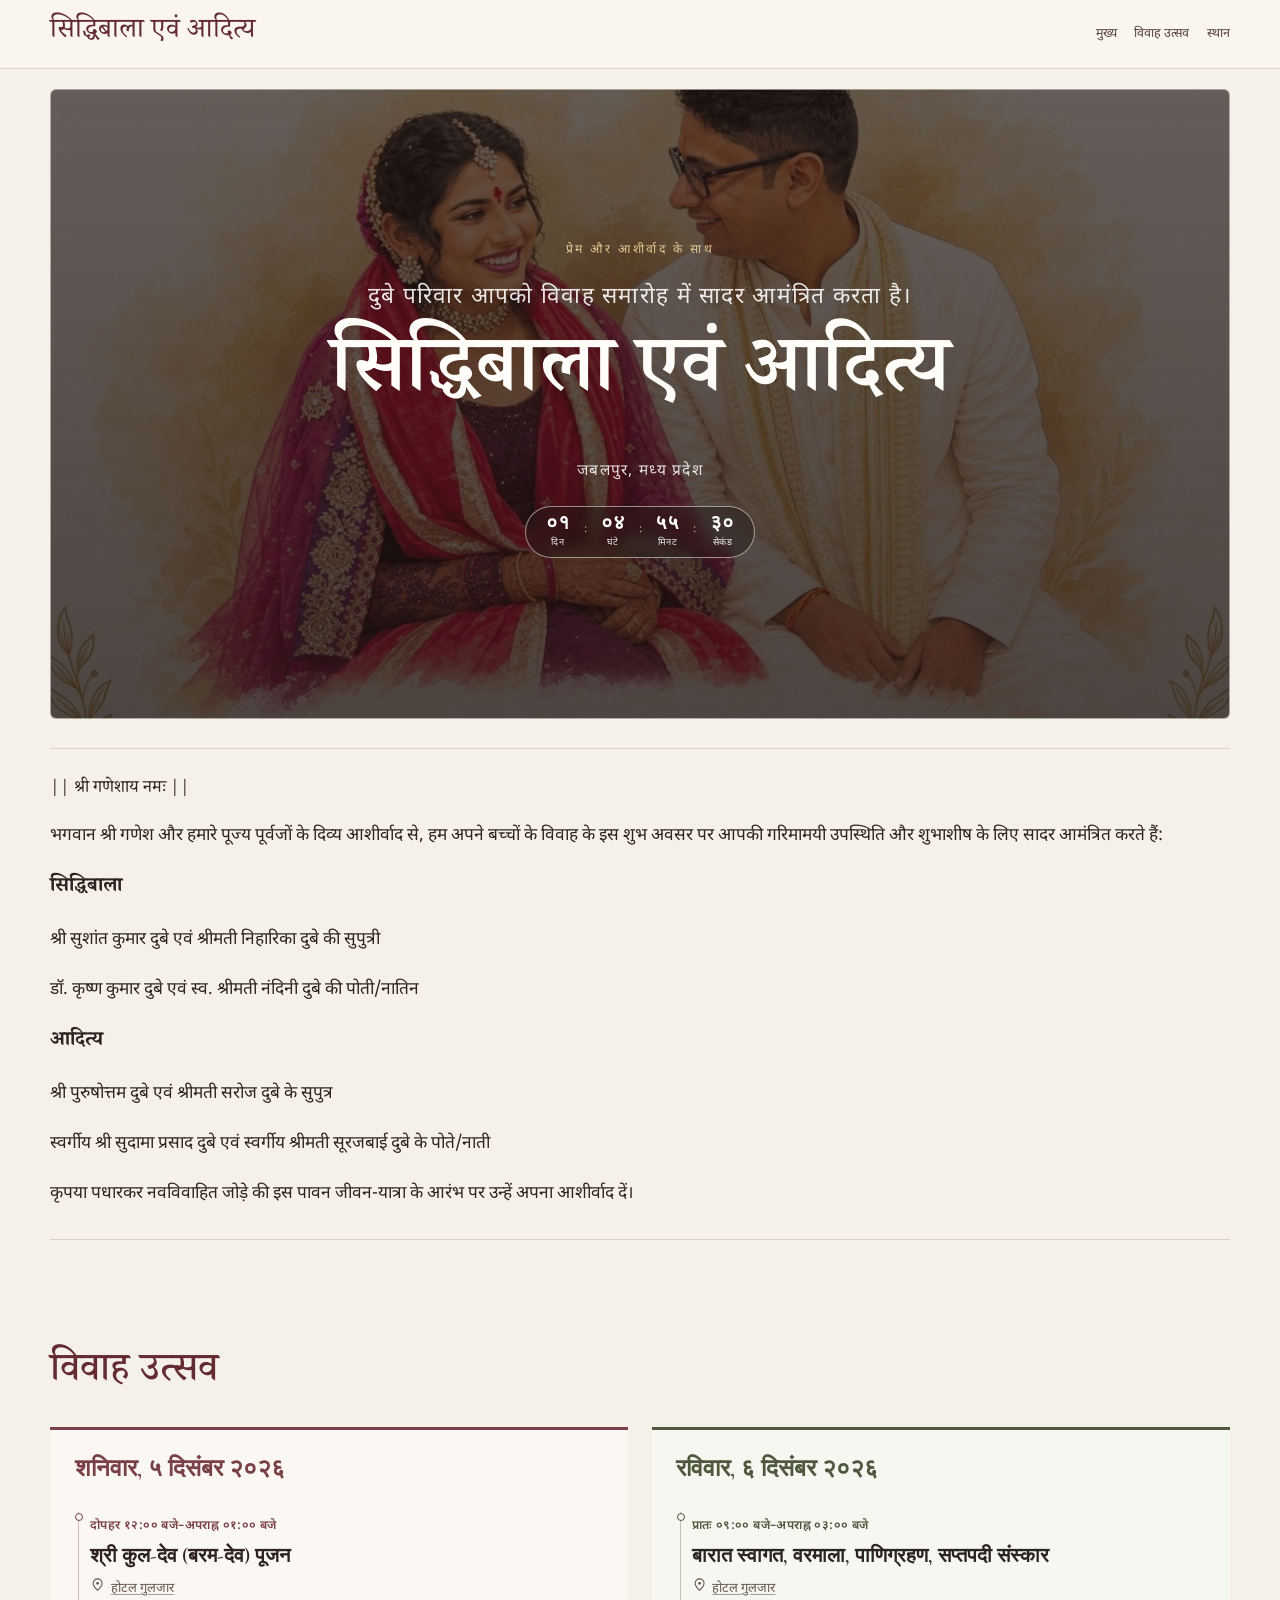
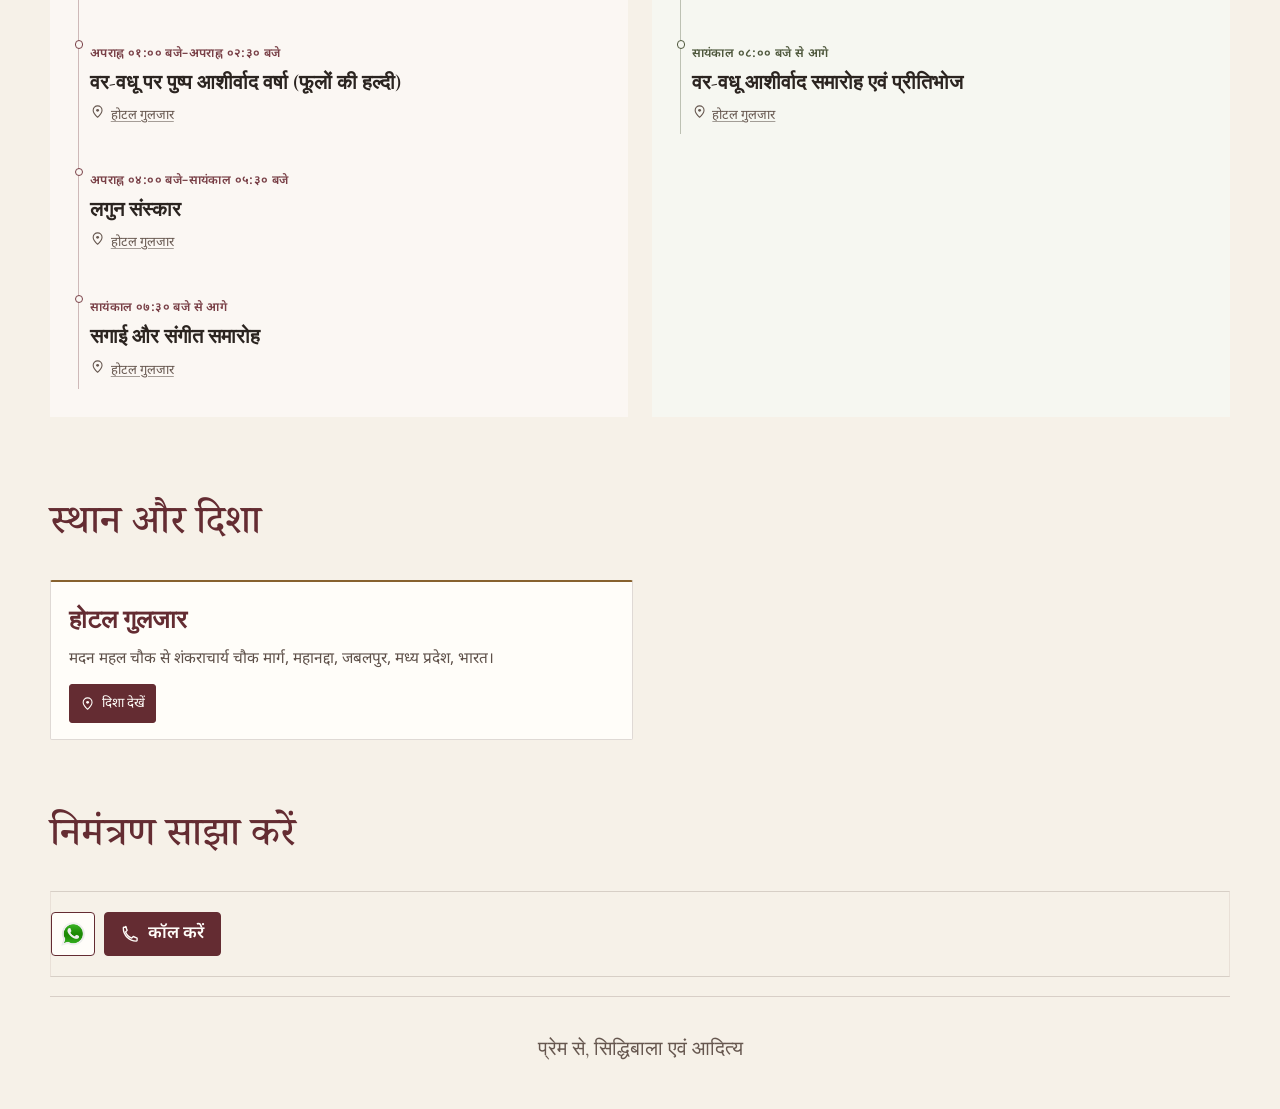
<file: adisiddhi_6/index.html>
<!doctype html>
<html lang="hi">
  <head>
    <meta charset="UTF-8" />
    <meta name="viewport" content="width=device-width, initial-scale=1.0" />
    <title>सिद्धिबाला एवं आदित्य | विवाह निमंत्रण _3h</title>
      <meta name="description" content="सिद्धिबाला एवं आदित्य के विवाह का पारंपरिक निमंत्रण। ६ दिसंबर २०२६, जबलपुर।" />
      <meta property="og:title" content="सिद्धिबाला एवं आदित्य | विवाह निमंत्रण _3h" />
    <meta property="og:description" content="सिद्धिबाला एवं आदित्य के विवाह का पारंपरिक निमंत्रण। ६ दिसंबर २०२६, जबलपुर।" />
    <meta property="og:image" content="https://adityadubey1313-oss.github.io/adisiddhi/adisiddhi_6/preview.jpg" />
    <meta property="og:type" content="website" />
    <meta property="og:url" content="https://adityadubey1313-oss.github.io/adisiddhi/adisiddhi_6/" />
    <meta name="twitter:card" content="summary_large_image" />
    <meta name="twitter:image" content="https://adityadubey1313-oss.github.io/adisiddhi/adisiddhi_6/preview.jpg" />
    <link rel="preconnect" href="https://fonts.googleapis.com" />
    <link rel="preconnect" href="https://fonts.gstatic.com" crossorigin />
    <link href="https://fonts.googleapis.com/css2?family=Cormorant+Garamond:wght@400;500;600;700&family=Jost:wght@300;400;500;600;700&display=swap" rel="stylesheet" />
    <link href="https://fonts.googleapis.com/css2?family=Noto+Sans+Devanagari:wght@400;500;600;700&family=Noto+Serif+Devanagari:wght@400;500;600;700&display=swap" rel="stylesheet" />
    <link rel="stylesheet" href="styles.css" />
  </head>
  <body>
    <div class="page-shell">
      <header class="site-header">
        <div class="nav-wrap">
          <div class="brand" aria-label="Siddhibala and Aditya">Siddhibala &amp; Aditya</div>
          <nav class="main-nav" aria-label="Main navigation">
            <a href="#home" data-copy="navHome">Home</a>
            <a href="#schedule" data-copy="navSchedule">Schedule</a>
            <a href="#venues" data-copy="navVenue">Venues</a>
          </nav>
        </div>
      </header>
      <main id="home">
        <section class="hero" aria-labelledby="introName">
          <div class="hero-shell">
            <div class="hero-artwork">
              <div class="content">
                <p class="intro-tag" id="introTag">With love and gratitude</p>
                <p class="hero-subtitle" id="introInvite">Dubey Family invites you to celebrate wedding ceremony of</p>
                <h1 class="hero-title" id="introName">Siddhibala &amp; Aditya</h1>
                <div class="hero-date" id="introDate">Jabalpur, Madhya Pradesh</div>
                <div class="countdown-block hero-countdown">
                  <div class="countdown-row" id="countdown" role="timer" aria-label="Countdown to the wedding">
                    <div class="countdown-unit"><strong id="daysValue">00</strong><span id="daysLabel">Days</span></div>
                    <span class="countdown-separator" aria-hidden="true">:</span>
                    <div class="countdown-unit"><strong id="hoursValue">00</strong><span id="hoursLabel">Hours</span></div>
                    <span class="countdown-separator" aria-hidden="true">:</span>
                    <div class="countdown-unit"><strong id="minutesValue">00</strong><span id="minutesLabel">Minutes</span></div>
                    <span class="countdown-separator" aria-hidden="true">:</span>
                    <div class="countdown-unit"><strong id="secondsValue">00</strong><span id="secondsLabel">Seconds</span></div>
                  </div>
                </div>
              </div>
            </div>
          </div>
        </section>
        <section class="section invitation-details" id="heroSection" aria-label="Wedding invitation">
          <div class="wedding-panel">
            <div class="invitation-story">
              <div class="invitation-copy invitation-copy-hi" lang="hi">
                <p class="invitation-scripture">|| श्री गणेशाय नमः ||</p>
                <p>भगवान श्री गणेश और हमारे पूज्य पूर्वजों के दिव्य आशीर्वाद से, हम अपने बच्चों के विवाह के इस शुभ अवसर पर आपकी गरिमामयी उपस्थिति और शुभाशीष के लिए सादर आमंत्रित करते हैं:</p>
                <div class="invitation-family-block">
                  <h3>सिद्धिबाला</h3>
                  <p>श्री सुशांत कुमार दुबे एवं श्रीमती निहारिका दुबे की सुपुत्री</p>
                  <p>डॉ. कृष्ण कुमार दुबे एवं स्व. श्रीमती नंदिनी दुबे की पोती/नातिन</p>
                </div>
                <div class="invitation-family-block">
                  <h3>आदित्य</h3>
                  <p>श्री पुरुषोत्तम दुबे एवं श्रीमती सरोज दुबे के सुपुत्र</p>
                  <p>स्वर्गीय श्री सुदामा प्रसाद दुबे एवं स्वर्गीय श्रीमती सूरजबाई दुबे के पोते/नाती</p>
                </div>
                <p>कृपया पधारकर नवविवाहित जोड़े की इस पावन जीवन-यात्रा के आरंभ पर उन्हें अपना आशीर्वाद दें।</p>
                </div>
              </div>
            </div>
          </div>
        </section>
        <section class="section" id="schedule">
          <div class="section-heading-group">
            <h2 class="section-heading" id="scheduleTitle">The Wedding Festivities</h2>
          </div>
          <div class="schedule-list" id="scheduleList"></div>
        </section>
        <section class="section" id="venues">
          <h2 class="section-heading" id="venueTitle">Venue &amp; Directions</h2>
          <div class="venue-grid" id="venueGrid"></div>
        </section>
        <section class="section" id="share">
          <h2 class="section-heading" id="shareTitle">Share the Invitation</h2>
          <div class="share-wrap">
            <div class="action-group" aria-label="Invitation actions">
              <button class="action-button action-button-icon" id="whatsappShare" type="button" aria-label="Share on WhatsApp">
                <img class="whatsapp-logo" src="whatsapp-logo.png" alt="" aria-hidden="true" />
              </button>
              <button class="action-button action-button-call" id="openContacts" type="button" aria-haspopup="dialog" aria-controls="contactDialog">
                <svg class="action-icon" viewBox="0 0 24 24" aria-hidden="true" focusable="false"><path d="M7 3H4a1 1 0 0 0-1 1c0 9.4 7.6 17 17 17a1 1 0 0 0 1-1v-3l-5-2-2 2a14 14 0 0 1-8-8l2-2-2-5Z"></path></svg>
                <span id="callActionLabel">Call</span>
              </button>
            </div>
          </div>
        </section>
        <dialog class="contact-dialog" id="contactDialog" aria-labelledby="contactDialogTitle" aria-describedby="contactDialogDescription">
          <div class="contact-dialog-header">
            <div>
              <h2 id="contactDialogTitle">Contact numbers</h2>
              <p id="contactDialogDescription" class="sr-only">Contact numbers grouped by venue.</p>
            </div>
            <button class="contact-close" id="closeContacts" type="button" aria-label="Close contact panel" autofocus>&times;</button>
          </div>
          <div class="contact-groups" id="contactGroups"></div>
        </dialog>
      </main>
      <footer class="site-footer">
        <p id="footerText">With love, Siddhibala &amp; Aditya</p>
      </footer>
    </div>
    <script src="invitation-data.js?v=20261010-project-3"></script>
    <script src="app.js?v=d414273"></script>
  </body>
</html>
</file>
<file: styles.css>
:root {
  --bg: #f8f2eb;
  --bg-deep: #f0e3d8;
  --card: rgba(255, 255, 255, 0.52);
  --card-strong: rgba(255, 255, 255, 0.7);
  --ink: #2a1915;
  --maroon: #5b1c20;
  --maroon-soft: #7e4142;
  --rose: #c27a78;
  --gold: #765323;
  --gold-soft: #f2d39a;
  --pearl: #fdf9f5;
  --shadow: rgba(74, 38, 28, 0.12);
  --line: rgba(53, 31, 25, 0.12);
  --success: #2f6a5a;
  --radius: 28px;
}

* {
  box-sizing: border-box;
}

html {
  scroll-behavior: smooth;
}

body {
  margin: 0;
  font-size: 17px;
  font-family: 'Jost', 'Segoe UI', sans-serif;
  background:
    radial-gradient(circle at top, rgba(255,255,255,0.72), rgba(245,236,227,0.7) 32%, rgba(241,227,214,0.86) 100%),
    var(--bg);
  color: var(--ink);
  line-height: 1.6;
}

img {
  display: block;
  max-width: 100%;
}

a {
  color: inherit;
  text-decoration: none;
}

button {
  font: inherit;
}

:focus-visible {
  outline: 3px solid rgba(121, 82, 37, 0.6);
  outline-offset: 3px;
}

.sr-only {
  position: absolute;
  width: 1px;
  height: 1px;
  padding: 0;
  margin: -1px;
  overflow: hidden;
  clip: rect(0, 0, 0, 0);
  white-space: nowrap;
  border: 0;
}

.page-shell {
  position: relative;
  overflow: hidden;
}

.page-shell::before,
.page-shell::after {
  content: '';
  position: fixed;
  width: 22rem;
  height: 22rem;
  border-radius: 50%;
  background: rgba(214, 176, 117, 0.08);
  pointer-events: none;
  filter: blur(12px);
  z-index: 0;
}

.page-shell::before {
  left: -6rem;
  top: 1rem;
}

.page-shell::after {
  right: -5rem;
  bottom: 8rem;
}

.site-header {
  position: sticky;
  top: 0;
  z-index: 30;
  backdrop-filter: blur(16px);
  background: rgba(247, 238, 230, 0.68);
  border-bottom: 1px solid rgba(77, 41, 35, 0.08);
}

.nav-wrap {
  width: min(1180px, calc(100% - 1.5rem));
  margin: 0 auto;
  display: flex;
  align-items: center;
  justify-content: space-between;
  min-height: 72px;
  gap: 1rem;
}

.brand {
  display: flex;
  align-items: center;
  gap: 0.8rem;
  font-family: 'Cormorant Garamond', serif;
  font-size: clamp(1.5rem, 2vw, 2.1rem);
  letter-spacing: 0.04em;
  color: var(--maroon);
}

.brand-mark {
  width: 2.35rem;
  height: 2.35rem;
  border-radius: 50%;
  display: grid;
  place-items: center;
  background: linear-gradient(135deg, rgba(215,167,110,0.18), rgba(91,28,32,0.15));
  border: 1px solid rgba(91,28,32,0.14);
  color: var(--gold);
}

.main-nav {
  display: flex;
  align-items: center;
  gap: 1.2rem;
  flex-wrap: wrap;
}

.main-nav a {
  font-size: 0.78rem;
  letter-spacing: 0.1rem;
  text-transform: uppercase;
  color: rgba(42,25,21,0.75);
  transition: color 0.2s ease;
}

.main-nav a:hover,
.main-nav a:focus-visible {
  color: var(--maroon);
}

.header-actions {
  display: flex;
  align-items: center;
  gap: 0.8rem;
}

.lang-toggle {
  display: inline-flex;
  align-items: center;
  gap: 0.4rem;
  border: 1px solid rgba(91,28,32,0.18);
  background: rgba(255,255,255,0.38);
  border-radius: 999px;
  padding: 0.25rem;
}

.lang-btn {
  border: 0;
  background: transparent;
  padding: 0.55rem 0.8rem;
  border-radius: 999px;
  font-size: 0.75rem;
  letter-spacing: 0.12rem;
  text-transform: uppercase;
  color: rgba(42,25,21,0.72);
  cursor: pointer;
}

.lang-btn.active {
  background: var(--maroon);
  color: var(--pearl);
  box-shadow: 0 10px 18px rgba(91,28,32,0.15);
}

.hero {
  position: relative;
  padding: 3.5rem 0 2rem;
  z-index: 1;
}

.hero-shell {
  width: min(1180px, calc(100% - 1.5rem));
  margin: 0 auto;
  display: grid;
  gap: 2rem;
}

.hero-card {
  position: relative;
  overflow: hidden;
  border-radius: 32px;
  background: linear-gradient(135deg, rgba(255,255,255,0.3), rgba(255,255,255,0.1));
  border: 1px solid rgba(90, 34, 28, 0.08);
  box-shadow: 0 35px 80px var(--shadow);
  padding: clamp(1rem, 2vw, 1.4rem);
}

.hero-artwork {
  min-height: min(70svh, 700px);
  display: grid;
  place-items: center;
  background: linear-gradient(180deg, rgba(28, 18, 17, 0.68), rgba(28, 18, 17, 0.78)), url('preview.jpg') center 44% / cover no-repeat;
  text-align: center;
  color: var(--pearl);
  position: relative;
  border-radius: var(--radius);
  overflow: hidden;
}

.hero-artwork .content {
  position: relative;
  z-index: 1;
  padding: 2rem 1.25rem;
  max-width: 720px;
}

.intro-tag {
  margin: 0 0 1rem;
  font-size: 0.78rem;
  letter-spacing: 0.35rem;
  text-transform: uppercase;
  color: var(--gold-soft);
}

.hero-title {
  margin: 0;
  font-family: 'Cormorant Garamond', serif;
  font-size: clamp(3.2rem, 8vw, 8rem);
  line-height: 0.86;
  letter-spacing: 0.04em;
  font-weight: 600;
}

.hero-subtitle {
  margin: 1rem 0 0;
  font-size: clamp(1rem, 2vw, 1.35rem);
  letter-spacing: 0.22rem;
  text-transform: uppercase;
  color: rgba(255,255,255,0.88);
}

.hero-date {
  margin-top: 1.25rem;
  font-size: 0.9rem;
  letter-spacing: 0.24rem;
  text-transform: uppercase;
  color: rgba(255,255,255,0.86);
}

.section {
  width: min(1180px, calc(100% - 1.5rem));
  margin: 0 auto;
  padding: 1rem 0 4rem;
  position: relative;
  z-index: 1;
}

.panel {
  background: rgba(255,255,255,0.36);
  border: 1px solid rgba(91, 28, 32, 0.08);
  border-radius: var(--radius);
  box-shadow: 0 22px 60px rgba(31, 18, 17, 0.07);
}

.hero-summary {
  padding: clamp(1.6rem, 4vw, 2.4rem);
  text-align: center;
}

.eyebrow {
  margin: 0;
  color: var(--maroon);
  font-size: 0.78rem;
  letter-spacing: 0.28rem;
  text-transform: uppercase;
}

.names-shell {
  margin-top: 0.8rem;
  font-family: 'Cormorant Garamond', serif;
  font-size: clamp(2.8rem, 6vw, 5.6rem);
  line-height: 0.88;
  letter-spacing: 0.05em;
  color: var(--maroon);
}

.date-line {
  margin-top: 0.9rem;
  display: flex;
  justify-content: center;
  flex-wrap: wrap;
  gap: 0.8rem;
  font-size: 0.85rem;
  letter-spacing: 0.18rem;
  text-transform: uppercase;
  color: rgba(42,25,21,0.72);
}

.section-heading {
  margin: 0 0 1.2rem;
  font-family: 'Cormorant Garamond', serif;
  color: var(--maroon);
  font-size: clamp(2.4rem, 5vw, 4rem);
  line-height: 1;
}

.schedule-list {
  display: grid;
  gap: 1rem;
}

.venue-grid {
  display: grid;
  grid-template-columns: repeat(2, minmax(0, 1fr));
  gap: 1rem;
}

.venue-card {
  padding: 1.3rem 1.2rem;
  border-radius: 24px;
  background: rgba(255,255,255,0.4);
  border: 1px solid rgba(91,28,32,0.08);
}

.venue-card h3 {
  margin: 0 0 0.75rem;
  font-family: 'Cormorant Garamond', serif;
  font-size: clamp(2rem, 3vw, 2.7rem);
  color: var(--maroon);
}

.venue-card p {
  margin: 0.5rem 0;
  color: rgba(42,25,21,0.78);
}

.venue-links {
  display: flex;
  flex-wrap: wrap;
  gap: 0.8rem;
  margin-top: 1rem;
}

.family-grid {
  display: grid;
  grid-template-columns: repeat(2, minmax(0, 1fr));
  gap: 1rem;
}

.share-wrap {
  display: flex;
  justify-content: space-between;
  align-items: center;
  gap: 1rem;
  flex-wrap: wrap;
  padding: 1.3rem 1.2rem;
  border-radius: 24px;
  background: linear-gradient(135deg, rgba(91,28,32,0.1), rgba(218,178,117,0.14));
  border: 1px solid rgba(91,28,32,0.08);
}

.site-footer {
  width: min(1180px, calc(100% - 1.5rem));
  margin: 0 auto 2rem;
  padding: 1.2rem 0 3rem;
  text-align: center;
  color: rgba(42,25,21,0.68);
}

@media (prefers-reduced-motion: reduce) {
  html {
    scroll-behavior: auto;
  }

  *, *::before, *::after {
    animation-duration: 0.01ms !important;
    animation-iteration-count: 1 !important;
    transition-duration: 0.01ms !important;
  }
}

:root {
  --bg: #f6f1e8;
  --bg-deep: #eee2d5;
  --card: #fffdf9;
  --card-strong: #ffffff;
  --ink: #2b2420;
  --maroon: #642c32;
  --maroon-soft: #855457;
  --rose: #bd7773;
  --gold: #87612e;
  --gold-soft: #e2c995;
  --pearl: #fffdf9;
  --shadow: rgba(55, 34, 27, 0.09);
  --line: rgba(55, 34, 27, 0.16);
  --radius: 6px;
}

body {
  background: var(--bg);
  color: var(--ink);
  font-size: 17px;
  font-family: 'Jost', 'Segoe UI', sans-serif;
}

.page-shell::before,
.page-shell::after {
  content: none;
}

.site-header {
  background: rgba(250, 246, 239, 0.96);
  border-bottom-color: var(--line);
  backdrop-filter: blur(12px);
}

.nav-wrap {
  min-height: 68px;
  width: min(1180px, calc(100% - 3rem));
}

.brand {
  color: var(--maroon);
  font-size: 1.65rem;
  letter-spacing: 0;
  white-space: nowrap;
}

.main-nav {
  gap: 1.1rem;
}

.main-nav a {
  color: #51423b;
  font-size: 0.72rem;
  letter-spacing: 0.08rem;
}

.lang-toggle {
  border-color: rgba(100, 44, 50, 0.2);
  border-radius: 4px;
  background: #fffdf9;
}

.lang-btn {
  border-radius: 2px;
  color: var(--ink);
  letter-spacing: 0.04rem;
}

.lang-btn.active {
  background: var(--maroon);
  box-shadow: none;
}

.hero {
  padding: 1.25rem 0 1rem;
}

.hero-shell,
.section,
.site-footer {
  width: min(1180px, calc(100% - 3rem));
}

.hero-card {
  padding: 0;
  border: 0;
  border-radius: var(--radius);
  background: transparent;
  box-shadow: none;
}

.hero-artwork {
  min-height: min(70svh, 700px);
  border: 1px solid rgba(255, 253, 249, 0.5);
  background-position: center 44%;
  color: var(--pearl);
}

.hero-artwork .content {
  max-width: 780px;
  padding: 2rem 1.5rem;
}

.intro-tag,
.eyebrow {
  color: var(--gold-soft);
  font-size: 0.7rem;
  letter-spacing: 0.16rem;
}

.hero-title {
  font-size: 5rem;
  letter-spacing: 0;
  line-height: 0.98;
}

.hero-subtitle,
.hero-date {
  letter-spacing: 0.08rem;
  text-transform: none;
}

.hero-date {
  font-size: 0.9rem;
}

.hero-artwork .intro-tag {
  text-transform: none;
}

.hero-countdown {
  display: flex;
  justify-content: center;
  margin-top: 1rem;
}

.hero-countdown .countdown-row {
  width: max-content;
  max-width: 100%;
  flex-wrap: nowrap;
  gap: 0.35rem;
  padding: 0.35rem 0.7rem;
  border: 1px solid rgba(255, 253, 249, 0.52);
  border-radius: 999px;
  background: rgba(36, 25, 23, 0.48);
  backdrop-filter: blur(5px);
}

.hero-countdown .countdown-unit {
  min-width: 2.55rem;
}

.hero-countdown .countdown-unit strong {
  color: var(--pearl);
  font-size: 1.2rem;
}

.hero-countdown .countdown-unit span {
  margin-top: 0.12rem;
  color: rgba(255, 253, 249, 0.92);
  font-size: 0.52rem;
}

.hero-countdown .countdown-separator {
  padding-top: 0;
  color: var(--gold-soft);
  font-size: 1rem;
}

.invitation-details {
  padding-top: 0.8rem;
  padding-bottom: 2.7rem;
  scroll-margin-top: 5rem;
}

.wedding-panel {
  padding: 0.7rem 0;
  border: 0;
  border-top: 1px solid var(--line);
  border-bottom: 1px solid var(--line);
  border-radius: 0;
  background: transparent;
  box-shadow: none;
}

.countdown-block {
  display: flex;
  align-items: center;
  justify-content: center;
  gap: 1.2rem;
  padding: 0.25rem 0 0.65rem;
}

.countdown-heading {
  margin: 0;
  color: var(--maroon);
  font-family: 'Cormorant Garamond', Georgia, serif;
  font-size: 1.1rem;
}

.countdown-row {
  display: flex;
  align-items: center;
  justify-content: center;
  gap: 0.42rem;
  font-variant-numeric: tabular-nums;
}

.countdown-unit {
  min-width: 2.45rem;
  text-align: center;
}

.countdown-unit strong {
  display: block;
  color: var(--maroon);
  font-family: 'Cormorant Garamond', Georgia, serif;
  font-size: 1.42rem;
  font-weight: 600;
  line-height: 1;
}

.countdown-unit span {
  display: block;
  margin-top: 0.28rem;
  color: #594b44;
  font-size: 0.58rem;
  letter-spacing: 0.025rem;
  text-transform: uppercase;
}

.countdown-separator {
  align-self: flex-start;
  padding-top: 0.05rem;
  color: var(--gold);
  font-family: 'Cormorant Garamond', Georgia, serif;
  font-size: 1.4rem;
}

.wedding-details {
  display: grid;
  grid-template-columns: 1.1fr 1fr 1.1fr 1.3fr;
  gap: 1rem;
  padding-top: 1rem;
}

.wedding-detail {
  display: flex;
  flex-direction: column;
  align-items: flex-start;
  gap: 0.2rem;
  min-width: 0;
}

.detail-label {
  color: #594940;
  font-size: 0.63rem;
  letter-spacing: 0.06rem;
  text-transform: uppercase;
}

.wedding-detail strong {
  color: var(--ink);
  font-size: 0.87rem;
  font-weight: 500;
  line-height: 1.35;
}

.timezone-note {
  margin: 0.55rem 0 0;
  color: #594b44;
  font-size: 0.67rem;
  text-align: center;
}

.text-link {
  margin-top: 0.18rem;
  color: var(--maroon);
  font-size: 0.77rem;
  text-decoration: underline;
  text-decoration-color: #765323;
  text-underline-offset: 3px;
}

.section-heading {
  margin: 0 0 0.65rem;
  color: var(--maroon);
  font-size: 2.5rem;
  font-weight: 500;
  line-height: 1.12;
  letter-spacing: 0;
}

.section-heading-group {
  margin-bottom: 1.8rem;
}

.section-heading-group .section-heading {
  margin-bottom: 0.35rem;
}

.section-intro {
  margin: 0;
  color: #594b44;
  font-family: 'Cormorant Garamond', Georgia, serif;
  font-size: 1.15rem;
}

#schedule,
#venues,
#family,
#share {
  padding-top: 3.8rem;
  padding-bottom: 1.2rem;
  scroll-margin-top: 4rem;
}

#schedule > .section-heading,
#schedule > .section-heading-group,
#venues > .section-heading,
#family > .section-heading,
#share > .section-heading {
  margin-bottom: 1.4rem;
}

.schedule-list {
  display: grid;
  grid-template-columns: repeat(2, minmax(0, 1fr));
  gap: 1.45rem;
}

.schedule-day {
  --day-ink: #794047;
  --day-wash: #fbf7f3;
  min-width: 0;
  padding: 1.55rem 1.55rem 1.45rem;
  border-top: 3px solid var(--day-ink);
  background-color: var(--day-wash);
  background-image: none;
  animation: arrive 0.5s ease both;
}

.schedule-day:nth-child(2) {
  --day-ink: #4f583d;
  --day-wash: #f6f7f1;
  animation-delay: 70ms;
}

.schedule-day:nth-child(3) {
  --day-ink: #765323;
  --day-wash: #faf7ed;
  animation-delay: 140ms;
}

.schedule-day:nth-child(4) {
  --day-ink: #3f4b55;
  --day-wash: #f2f5f4;
  animation-delay: 210ms;
}

.schedule-day-heading {
  margin: 0 0 1.45rem;
  color: var(--day-ink);
  font-family: 'Cormorant Garamond', Georgia, serif;
  font-size: 1.5rem;
  font-weight: 600;
  line-height: 1.25;
}

.event-timeline {
  position: relative;
  display: grid;
  gap: 1.4rem;
  margin: 0;
  padding: 0 0 0 0.95rem;
  list-style: none;
}

.event-timeline::before {
  position: absolute;
  top: 0.3rem;
  bottom: 0.35rem;
  left: 0.2rem;
  width: 1px;
  background: color-mix(in srgb, var(--day-ink) 34%, transparent);
  content: '';
}

.event-item {
  position: relative;
  min-width: 0;
  padding: 0.55rem 0;
}

.event-item::before {
  position: absolute;
  top: 0.35rem;
  left: -0.94rem;
  width: 0.4rem;
  height: 0.4rem;
  border: 1px solid var(--day-ink);
  border-radius: 50%;
  background: var(--day-wash);
  content: '';
}

.event-time {
  margin: 0 0 0.28rem;
  color: var(--day-ink);
  font-size: 0.7rem;
  font-weight: 600;
  letter-spacing: 0.025rem;
}

.event-item h4 {
  margin: 0 0 0.16rem;
  color: var(--ink);
  font-family: 'Cormorant Garamond', Georgia, serif;
  font-size: 1.27rem;
  font-weight: 600;
  line-height: 1.3;
}

.event-venue {
  display: inline-flex;
  align-items: baseline;
  gap: 0.35rem;
  max-width: 100%;
  margin-top: 0.32rem;
  color: #66574f;
  font-size: 0.75rem;
  text-decoration: underline;
  text-decoration-color: rgba(81, 68, 61, 0.5);
  text-underline-offset: 2px;
}

.event-note {
  margin: 0.45rem 0 0;
  color: #51443d;
  font-size: 0.72rem;
  font-style: italic;
}

.venue-grid {
  gap: 1rem;
}

.venue-card {
  padding: 1.3rem;
  border: 1px solid var(--line);
  border-top: 3px solid var(--gold);
  border-radius: 2px;
  background: var(--card);
}

.venue-card h3 {
  margin-bottom: 0.45rem;
  color: var(--maroon);
  font-size: 1.8rem;
}

.venue-card p {
  color: #5e5049;
  font-size: 0.9rem;
}

.venue-links {
  gap: 0.55rem;
}

.button-link {
  display: inline-flex;
  min-height: 42px;
  align-items: center;
  justify-content: center;
  padding: 0.6rem 0.85rem;
  border: 1px solid var(--maroon);
  border-radius: 3px;
  background: var(--maroon);
  color: var(--pearl);
  font-size: 0.76rem;
  cursor: pointer;
  text-align: center;
  text-decoration: none;
}

.button-link-light {
  border-color: rgba(100, 44, 50, 0.25);
  background: transparent;
  color: var(--maroon);
}

.directions-link {
  gap: 0.42rem;
  white-space: nowrap;
}

.directions-icon {
  width: 0.95rem;
  height: 0.95rem;
  flex: 0 0 auto;
  fill: none;
  stroke: currentColor;
  stroke-linecap: round;
  stroke-linejoin: round;
  stroke-width: 1.7;
  vertical-align: -0.12em;
}

.directions-icon circle {
  fill: currentColor;
  stroke: none;
}

a:hover {
  color: #4d2027;
  text-decoration-color: currentColor;
}

.button-link:hover {
  border-color: #4d2027;
  background: #4d2027;
  color: var(--pearl);
}

.button-link-light:hover {
  background: #4d2027;
  color: var(--pearl);
}

:focus-visible {
  outline: 3px solid #765323;
  outline-offset: 3px;
}

.family-invitation {
  margin: -0.8rem 0 1.5rem;
  color: #6b5c53;
  font-family: 'Cormorant Garamond', Georgia, serif;
  font-size: 1.35rem;
}

.family-grid {
  gap: 2rem;
  padding: 1.5rem 0;
  border-top: 1px solid var(--line);
  border-bottom: 1px solid var(--line);
}

.family-group {
  position: relative;
  display: flex;
  min-height: 150px;
  flex-direction: column;
  align-items: center;
  justify-content: center;
  padding: 1rem;
  text-align: center;
}

.family-group + .family-group {
  border-left: 1px solid var(--line);
}

.family-role {
  margin: 0;
  color: var(--gold);
  font-size: 0.69rem;
  letter-spacing: 0.08rem;
  text-transform: uppercase;
}

.family-divider {
  position: relative;
  display: block;
  width: 3.3rem;
  height: 1px;
  margin: 0.8rem 0 0.55rem;
  background: var(--gold-soft);
}

.family-divider::after {
  position: absolute;
  top: -2px;
  left: calc(50% - 2px);
  width: 5px;
  height: 5px;
  transform: rotate(45deg);
  background: var(--gold);
  content: '';
}

.family-names p {
  margin: 0.18rem 0;
  color: var(--maroon);
  font-family: 'Cormorant Garamond', Georgia, serif;
  font-size: 1.55rem;
  line-height: 1.25;
}

.share-wrap {
  padding: 1.25rem 0;
  border-top: 1px solid var(--line);
  border-bottom: 1px solid var(--line);
  border-radius: 0;
  background: transparent;
}

.share-wrap > p {
  max-width: 38rem;
  margin: 0;
  color: #5e5049;
}

.site-footer {
  margin-bottom: 0;
  padding: 2.1rem 0 2.6rem;
  border-top: 1px solid var(--line);
  color: #66574f;
  font-family: 'Cormorant Garamond', Georgia, serif;
  font-size: 1.2rem;
}

.site-footer p {
  margin: 0;
}

@keyframes arrive {
  from { opacity: 0; transform: translateY(8px); }
  to { opacity: 1; transform: translateY(0); }
}

@media (max-width: 760px) {
  .nav-wrap {
    width: calc(100% - 1.5rem);
    min-height: 0;
    flex-wrap: wrap;
    padding: 0.55rem 0 0.35rem;
  }

  .brand {
    font-size: 1.4rem;
  }

  .header-actions {
    margin-left: auto;
  }

  .main-nav {
    display: flex;
    order: 3;
    flex-basis: 100%;
    justify-content: center;
    gap: 0.9rem;
    padding: 0.35rem 0 0.15rem;
  }

  .main-nav a {
    font-size: 0.61rem;
    letter-spacing: 0.035rem;
  }

  .hero,
  .hero-shell {
    width: 100%;
  }

  .hero {
    padding: 0.5rem 0 0;
  }

  .hero-artwork {
    min-height: 64svh;
    border-right: 0;
    border-left: 0;
    border-radius: 0;
    background-position: center 40%;
  }

  .hero-title {
    font-size: clamp(1.7rem, 8vw, 3.1rem);
    white-space: nowrap;
  }

  .hero-countdown {
    margin-top: 0.9rem;
  }

  .hero-countdown .countdown-row {
    gap: 0.2rem;
    padding: 0.3rem 0.5rem;
  }

  .hero-countdown .countdown-unit {
    min-width: 2.15rem;
  }

  .hero-date {
    font-size: 0.78rem;
    line-height: 1.5;
  }

  .section,
  .site-footer {
    width: calc(100% - 1.5rem);
  }

  .invitation-details {
    padding-top: 1.5rem;
    padding-bottom: 2.7rem;
  }

  .wedding-panel {
    padding: 0.55rem 0;
  }

  .countdown-block {
    align-items: center;
    flex-direction: column;
    gap: 0.25rem;
  }

  .countdown-heading {
    font-size: 1rem;
  }

  .countdown-row {
    width: 100%;
    justify-content: space-between;
    gap: 0.15rem;
  }

  .countdown-unit {
    min-width: 2.25rem;
  }

  .countdown-unit strong {
    font-size: 1.3rem;
  }

  .countdown-unit span {
    font-size: 0.55rem;
    letter-spacing: 0.015rem;
  }

  .countdown-separator {
    font-size: 1.1rem;
  }

  .wedding-details {
    grid-template-columns: repeat(2, minmax(0, 1fr));
    gap: 0.85rem 0.65rem;
  }

  .wedding-detail strong {
    font-size: 0.78rem;
  }

  .venue-detail {
    grid-column: 1 / -1;
  }

  .section-heading {
    font-size: 2.1rem;
  }

  #schedule,
  #venues,
  #family,
  #share {
    padding-top: 2.8rem;
  }

  .schedule-list,
  .venue-grid,
  .family-grid {
    grid-template-columns: 1fr;
  }

  .schedule-day {
    padding: 1.4rem 1.05rem 1.25rem;
  }

  .event-timeline {
    gap: 1.2rem;
  }

  .schedule-day-heading {
    margin-bottom: 1.3rem;
  }

  .family-grid {
    gap: 0;
    padding: 0.6rem 0;
  }

  .family-group + .family-group {
    border-top: 1px solid var(--line);
    border-left: 0;
  }

  .family-group {
    min-height: 135px;
  }

  .share-wrap {
    align-items: flex-start;
    flex-direction: column;
  }
}

@media (max-width: 360px) {
  .brand {
    font-size: 1.25rem;
  }

  .lang-btn {
    padding: 0.45rem 0.62rem;
  }

  .main-nav {
    gap: 0.6rem;
  }

  .main-nav a {
    font-size: 0.56rem;
  }
}

@media (prefers-reduced-motion: reduce) {
  .schedule-day {
    animation: none;
  }
}

#venues {
  padding-bottom: 0.5rem;
}

.venue-grid {
  gap: 0.85rem;
}

.venue-card {
  padding: 1rem 1.1rem;
  border-top-width: 2px;
  background: #fffdf9;
}

.venue-card h3 {
  margin-bottom: 0.2rem;
  font-size: 1.55rem;
}

.venue-card p {
  margin: 0.25rem 0 0;
}

.venue-links {
  margin-top: 0.65rem;
}

.venue-links .button-link {
  min-height: 36px;
  padding: 0.4rem 0.65rem;
}

.action-group {
  display: flex;
  flex: 0 0 auto;
  align-items: center;
  gap: 0.55rem;
}

.action-button {
  display: inline-flex;
  height: 44px;
  min-width: 44px;
  min-height: 44px;
  flex: 0 0 auto;
  align-items: center;
  justify-content: center;
  gap: 0.55rem;
  border: 1px solid var(--maroon);
  border-radius: 4px;
  background: #fffdf9;
  color: var(--maroon);
  cursor: pointer;
}

.action-button-icon {
  width: 44px;
  height: 44px;
  padding: 0;
}

.action-button-call {
  min-width: 92px;
  padding: 0.55rem 1rem;
  background: var(--maroon);
  color: var(--pearl);
  font-weight: 600;
}

.action-button:hover {
  background: #4d2027;
  color: var(--pearl);
}

.action-icon {
  width: 1.15rem;
  height: 1.15rem;
  fill: none;
  stroke: currentColor;
  stroke-linecap: round;
  stroke-linejoin: round;
  stroke-width: 1.8;
}

.whatsapp-logo {
  display: block;
  width: 1.55rem;
  height: 1.55rem;
  object-fit: contain;
}

.contact-dialog {
  width: min(30rem, calc(100% - 2rem));
  max-height: min(80vh, 38rem);
  overflow: auto;
  padding: 1.35rem;
  border: 1px solid var(--line);
  border-radius: 8px;
  background: #fffdf9;
  color: var(--ink);
  box-shadow: 0 20px 70px rgba(35, 24, 21, 0.24);
}

.contact-dialog::backdrop {
  background: rgba(35, 24, 21, 0.48);
}

.contact-dialog-header {
  display: flex;
  align-items: flex-start;
  justify-content: space-between;
  gap: 1rem;
  padding-bottom: 0.8rem;
  border-bottom: 1px solid var(--line);
}

.contact-dialog-header h2 {
  margin: 0;
  color: var(--maroon);
  font-family: 'Cormorant Garamond', Georgia, serif;
  font-size: 1.8rem;
  line-height: 1.15;
}

.contact-close {
  display: grid;
  width: 44px;
  height: 44px;
  flex: 0 0 auto;
  place-items: center;
  border: 1px solid var(--line);
  border-radius: 4px;
  background: transparent;
  color: var(--maroon);
  cursor: pointer;
  font-size: 1.6rem;
  line-height: 1;
}

.contact-groups {
  display: grid;
  gap: 1rem;
  padding-top: 0.95rem;
}

.contact-group h3 {
  margin: 0 0 0.35rem;
  color: var(--maroon);
  font-size: 0.95rem;
}

.contact-group ul {
  display: grid;
  gap: 0.25rem;
  margin: 0;
  padding: 0;
  list-style: none;
}

.contact-group a {
  display: inline-flex;
  min-height: 40px;
  align-items: center;
  color: #4d2027;
  text-decoration: underline;
  text-underline-offset: 3px;
}

@media (max-width: 760px) {
  .share-wrap {
    align-items: center;
    flex-direction: column;
    text-align: center;
  }

  .action-group {
    width: 100%;
    justify-content: center;
    gap: 0.45rem;
  }
}
</file>
<file: _2/styles.css>
:root {
  --bg: #f8f2eb;
  --bg-deep: #f0e3d8;
  --card: rgba(255, 255, 255, 0.52);
  --card-strong: rgba(255, 255, 255, 0.7);
  --ink: #2a1915;
  --maroon: #5b1c20;
  --maroon-soft: #7e4142;
  --rose: #c27a78;
  --gold: #765323;
  --gold-soft: #f2d39a;
  --pearl: #fdf9f5;
  --shadow: rgba(74, 38, 28, 0.12);
  --line: rgba(53, 31, 25, 0.12);
  --success: #2f6a5a;
  --radius: 28px;
}

* {
  box-sizing: border-box;
}

html {
  scroll-behavior: smooth;
}

body {
  margin: 0;
  font-size: 17px;
  font-family: 'Jost', 'Segoe UI', sans-serif;
  background:
    radial-gradient(circle at top, rgba(255,255,255,0.72), rgba(245,236,227,0.7) 32%, rgba(241,227,214,0.86) 100%),
    var(--bg);
  color: var(--ink);
  line-height: 1.6;
}

img {
  display: block;
  max-width: 100%;
}

a {
  color: inherit;
  text-decoration: none;
}

button {
  font: inherit;
}

:focus-visible {
  outline: 3px solid rgba(121, 82, 37, 0.6);
  outline-offset: 3px;
}

.sr-only {
  position: absolute;
  width: 1px;
  height: 1px;
  padding: 0;
  margin: -1px;
  overflow: hidden;
  clip: rect(0, 0, 0, 0);
  white-space: nowrap;
  border: 0;
}

.page-shell {
  position: relative;
  overflow: hidden;
}

.page-shell::before,
.page-shell::after {
  content: '';
  position: fixed;
  width: 22rem;
  height: 22rem;
  border-radius: 50%;
  background: rgba(214, 176, 117, 0.08);
  pointer-events: none;
  filter: blur(12px);
  z-index: 0;
}

.page-shell::before {
  left: -6rem;
  top: 1rem;
}

.page-shell::after {
  right: -5rem;
  bottom: 8rem;
}

.site-header {
  position: sticky;
  top: 0;
  z-index: 30;
  backdrop-filter: blur(16px);
  background: rgba(247, 238, 230, 0.68);
  border-bottom: 1px solid rgba(77, 41, 35, 0.08);
}

.nav-wrap {
  width: min(1180px, calc(100% - 1.5rem));
  margin: 0 auto;
  display: flex;
  align-items: center;
  justify-content: space-between;
  min-height: 72px;
  gap: 1rem;
}

.brand {
  display: flex;
  align-items: center;
  gap: 0.8rem;
  font-family: 'Cormorant Garamond', serif;
  font-size: clamp(1.5rem, 2vw, 2.1rem);
  letter-spacing: 0.04em;
  color: var(--maroon);
}

.brand-mark {
  width: 2.35rem;
  height: 2.35rem;
  border-radius: 50%;
  display: grid;
  place-items: center;
  background: linear-gradient(135deg, rgba(215,167,110,0.18), rgba(91,28,32,0.15));
  border: 1px solid rgba(91,28,32,0.14);
  color: var(--gold);
}

.main-nav {
  display: flex;
  align-items: center;
  gap: 1.2rem;
  flex-wrap: wrap;
}

.main-nav a {
  font-size: 0.78rem;
  letter-spacing: 0.1rem;
  text-transform: uppercase;
  color: rgba(42,25,21,0.75);
  transition: color 0.2s ease;
}

.main-nav a:hover,
.main-nav a:focus-visible {
  color: var(--maroon);
}

.header-actions {
  display: flex;
  align-items: center;
  gap: 0.8rem;
}

.lang-toggle {
  display: inline-flex;
  align-items: center;
  gap: 0.4rem;
  border: 1px solid rgba(91,28,32,0.18);
  background: rgba(255,255,255,0.38);
  border-radius: 999px;
  padding: 0.25rem;
}

.lang-btn {
  border: 0;
  background: transparent;
  padding: 0.55rem 0.8rem;
  border-radius: 999px;
  font-size: 0.75rem;
  letter-spacing: 0.12rem;
  text-transform: uppercase;
  color: rgba(42,25,21,0.72);
  cursor: pointer;
}

.lang-btn.active {
  background: var(--maroon);
  color: var(--pearl);
  box-shadow: 0 10px 18px rgba(91,28,32,0.15);
}

.hero {
  position: relative;
  padding: 3.5rem 0 2rem;
  z-index: 1;
}

.hero-shell {
  width: min(1180px, calc(100% - 1.5rem));
  margin: 0 auto;
  display: grid;
  gap: 2rem;
}

.hero-card {
  position: relative;
  overflow: hidden;
  border-radius: 32px;
  background: linear-gradient(135deg, rgba(255,255,255,0.3), rgba(255,255,255,0.1));
  border: 1px solid rgba(90, 34, 28, 0.08);
  box-shadow: 0 35px 80px var(--shadow);
  padding: clamp(1rem, 2vw, 1.4rem);
}

.hero-artwork {
  min-height: min(70svh, 700px);
  display: grid;
  place-items: center;
  background: linear-gradient(180deg, rgba(28, 18, 17, 0.68), rgba(28, 18, 17, 0.78)), url('preview.jpg') center 44% / cover no-repeat;
  text-align: center;
  color: var(--pearl);
  position: relative;
  border-radius: var(--radius);
  overflow: hidden;
}

.hero-artwork .content {
  position: relative;
  z-index: 1;
  padding: 2rem 1.25rem;
  max-width: 720px;
}

.intro-tag {
  margin: 0 0 1rem;
  font-size: 0.78rem;
  letter-spacing: 0.35rem;
  text-transform: uppercase;
  color: var(--gold-soft);
}

.hero-title {
  margin: 0;
  font-family: 'Cormorant Garamond', serif;
  font-size: clamp(3.2rem, 8vw, 8rem);
  line-height: 0.86;
  letter-spacing: 0.04em;
  font-weight: 600;
}

.hero-subtitle {
  margin: 1rem 0 0;
  font-size: clamp(1rem, 2vw, 1.35rem);
  letter-spacing: 0.22rem;
  text-transform: uppercase;
  color: rgba(255,255,255,0.88);
}

.hero-date {
  margin-top: 1.25rem;
  font-size: 0.9rem;
  letter-spacing: 0.24rem;
  text-transform: uppercase;
  color: rgba(255,255,255,0.86);
}

.section {
  width: min(1180px, calc(100% - 1.5rem));
  margin: 0 auto;
  padding: 1rem 0 4rem;
  position: relative;
  z-index: 1;
}

.panel {
  background: rgba(255,255,255,0.36);
  border: 1px solid rgba(91, 28, 32, 0.08);
  border-radius: var(--radius);
  box-shadow: 0 22px 60px rgba(31, 18, 17, 0.07);
}

.hero-summary {
  padding: clamp(1.6rem, 4vw, 2.4rem);
  text-align: center;
}

.eyebrow {
  margin: 0;
  color: var(--maroon);
  font-size: 0.78rem;
  letter-spacing: 0.28rem;
  text-transform: uppercase;
}

.names-shell {
  margin-top: 0.8rem;
  font-family: 'Cormorant Garamond', serif;
  font-size: clamp(2.8rem, 6vw, 5.6rem);
  line-height: 0.88;
  letter-spacing: 0.05em;
  color: var(--maroon);
}

.date-line {
  margin-top: 0.9rem;
  display: flex;
  justify-content: center;
  flex-wrap: wrap;
  gap: 0.8rem;
  font-size: 0.85rem;
  letter-spacing: 0.18rem;
  text-transform: uppercase;
  color: rgba(42,25,21,0.72);
}

.section-heading {
  margin: 0 0 1.2rem;
  font-family: 'Cormorant Garamond', serif;
  color: var(--maroon);
  font-size: clamp(2.4rem, 5vw, 4rem);
  line-height: 1;
}

.schedule-list {
  display: grid;
  gap: 1rem;
}

.venue-grid {
  display: grid;
  grid-template-columns: repeat(2, minmax(0, 1fr));
  gap: 1rem;
}

.venue-card {
  padding: 1.3rem 1.2rem;
  border-radius: 24px;
  background: rgba(255,255,255,0.4);
  border: 1px solid rgba(91,28,32,0.08);
}

.venue-card h3 {
  margin: 0 0 0.75rem;
  font-family: 'Cormorant Garamond', serif;
  font-size: clamp(2rem, 3vw, 2.7rem);
  color: var(--maroon);
}

.venue-card p {
  margin: 0.5rem 0;
  color: rgba(42,25,21,0.78);
}

.venue-links {
  display: flex;
  flex-wrap: wrap;
  gap: 0.8rem;
  margin-top: 1rem;
}

.family-grid {
  display: grid;
  grid-template-columns: repeat(2, minmax(0, 1fr));
  gap: 1rem;
}

.share-wrap {
  display: flex;
  justify-content: space-between;
  align-items: center;
  gap: 1rem;
  flex-wrap: wrap;
  padding: 1.3rem 1.2rem;
  border-radius: 24px;
  background: linear-gradient(135deg, rgba(91,28,32,0.1), rgba(218,178,117,0.14));
  border: 1px solid rgba(91,28,32,0.08);
}

.site-footer {
  width: min(1180px, calc(100% - 1.5rem));
  margin: 0 auto 2rem;
  padding: 1.2rem 0 3rem;
  text-align: center;
  color: rgba(42,25,21,0.68);
}

@media (prefers-reduced-motion: reduce) {
  html {
    scroll-behavior: auto;
  }

  *, *::before, *::after {
    animation-duration: 0.01ms !important;
    animation-iteration-count: 1 !important;
    transition-duration: 0.01ms !important;
  }
}

:root {
  --bg: #f6f1e8;
  --bg-deep: #eee2d5;
  --card: #fffdf9;
  --card-strong: #ffffff;
  --ink: #2b2420;
  --maroon: #642c32;
  --maroon-soft: #855457;
  --rose: #bd7773;
  --gold: #87612e;
  --gold-soft: #e2c995;
  --pearl: #fffdf9;
  --shadow: rgba(55, 34, 27, 0.09);
  --line: rgba(55, 34, 27, 0.16);
  --radius: 6px;
}

body {
  background: var(--bg);
  color: var(--ink);
  font-size: 17px;
  font-family: 'Jost', 'Segoe UI', sans-serif;
}

.page-shell::before,
.page-shell::after {
  content: none;
}

.site-header {
  background: rgba(250, 246, 239, 0.96);
  border-bottom-color: var(--line);
  backdrop-filter: blur(12px);
}

.nav-wrap {
  min-height: 68px;
  width: min(1180px, calc(100% - 3rem));
}

.brand {
  color: var(--maroon);
  font-size: 1.65rem;
  letter-spacing: 0;
  white-space: nowrap;
}

.main-nav {
  gap: 1.1rem;
}

.main-nav a {
  color: #51423b;
  font-size: 0.72rem;
  letter-spacing: 0.08rem;
}

.lang-toggle {
  border-color: rgba(100, 44, 50, 0.2);
  border-radius: 4px;
  background: #fffdf9;
}

.lang-btn {
  border-radius: 2px;
  color: var(--ink);
  letter-spacing: 0.04rem;
}

.lang-btn.active {
  background: var(--maroon);
  box-shadow: none;
}

.hero {
  padding: 1.25rem 0 1rem;
}

.hero-shell,
.section,
.site-footer {
  width: min(1180px, calc(100% - 3rem));
}

.hero-card {
  padding: 0;
  border: 0;
  border-radius: var(--radius);
  background: transparent;
  box-shadow: none;
}

.hero-artwork {
  min-height: min(70svh, 700px);
  border: 1px solid rgba(255, 253, 249, 0.5);
  background-position: center 44%;
  color: var(--pearl);
}

.hero-artwork .content {
  max-width: 780px;
  padding: 2rem 1.5rem;
}

.intro-tag,
.eyebrow {
  color: var(--gold-soft);
  font-size: 0.7rem;
  letter-spacing: 0.16rem;
}

.hero-title {
  font-size: 5rem;
  letter-spacing: 0;
  line-height: 0.98;
}

.hero-subtitle,
.hero-date {
  letter-spacing: 0.08rem;
  text-transform: none;
}

.hero-date {
  font-size: 0.9rem;
}

.hero-artwork .intro-tag {
  text-transform: none;
}

.hero-countdown {
  display: flex;
  justify-content: center;
  margin-top: 1rem;
}

.hero-countdown .countdown-row {
  width: max-content;
  max-width: 100%;
  flex-wrap: nowrap;
  gap: 0.35rem;
  padding: 0.35rem 0.7rem;
  border: 1px solid rgba(255, 253, 249, 0.52);
  border-radius: 999px;
  background: rgba(36, 25, 23, 0.48);
  backdrop-filter: blur(5px);
}

.hero-countdown .countdown-unit {
  min-width: 2.55rem;
}

.hero-countdown .countdown-unit strong {
  color: var(--pearl);
  font-size: 1.2rem;
}

.hero-countdown .countdown-unit span {
  margin-top: 0.12rem;
  color: rgba(255, 253, 249, 0.92);
  font-size: 0.52rem;
}

.hero-countdown .countdown-separator {
  padding-top: 0;
  color: var(--gold-soft);
  font-size: 1rem;
}

.invitation-details {
  padding-top: 0.8rem;
  padding-bottom: 2.7rem;
  scroll-margin-top: 5rem;
}

.wedding-panel {
  padding: 0.7rem 0;
  border: 0;
  border-top: 1px solid var(--line);
  border-bottom: 1px solid var(--line);
  border-radius: 0;
  background: transparent;
  box-shadow: none;
}

.countdown-block {
  display: flex;
  align-items: center;
  justify-content: center;
  gap: 1.2rem;
  padding: 0.25rem 0 0.65rem;
}

.countdown-heading {
  margin: 0;
  color: var(--maroon);
  font-family: 'Cormorant Garamond', Georgia, serif;
  font-size: 1.1rem;
}

.countdown-row {
  display: flex;
  align-items: center;
  justify-content: center;
  gap: 0.42rem;
  font-variant-numeric: tabular-nums;
}

.countdown-unit {
  min-width: 2.45rem;
  text-align: center;
}

.countdown-unit strong {
  display: block;
  color: var(--maroon);
  font-family: 'Cormorant Garamond', Georgia, serif;
  font-size: 1.42rem;
  font-weight: 600;
  line-height: 1;
}

.countdown-unit span {
  display: block;
  margin-top: 0.28rem;
  color: #594b44;
  font-size: 0.58rem;
  letter-spacing: 0.025rem;
  text-transform: uppercase;
}

.countdown-separator {
  align-self: flex-start;
  padding-top: 0.05rem;
  color: var(--gold);
  font-family: 'Cormorant Garamond', Georgia, serif;
  font-size: 1.4rem;
}

.wedding-details {
  display: grid;
  grid-template-columns: 1.1fr 1fr 1.1fr 1.3fr;
  gap: 1rem;
  padding-top: 1rem;
}

.wedding-detail {
  display: flex;
  flex-direction: column;
  align-items: flex-start;
  gap: 0.2rem;
  min-width: 0;
}

.detail-label {
  color: #594940;
  font-size: 0.63rem;
  letter-spacing: 0.06rem;
  text-transform: uppercase;
}

.wedding-detail strong {
  color: var(--ink);
  font-size: 0.87rem;
  font-weight: 500;
  line-height: 1.35;
}

.timezone-note {
  margin: 0.55rem 0 0;
  color: #594b44;
  font-size: 0.67rem;
  text-align: center;
}

.text-link {
  margin-top: 0.18rem;
  color: var(--maroon);
  font-size: 0.77rem;
  text-decoration: underline;
  text-decoration-color: #765323;
  text-underline-offset: 3px;
}

.section-heading {
  margin: 0 0 0.65rem;
  color: var(--maroon);
  font-size: 2.5rem;
  font-weight: 500;
  line-height: 1.12;
  letter-spacing: 0;
}

.section-heading-group {
  margin-bottom: 1.8rem;
}

.section-heading-group .section-heading {
  margin-bottom: 0.35rem;
}

.section-intro {
  margin: 0;
  color: #594b44;
  font-family: 'Cormorant Garamond', Georgia, serif;
  font-size: 1.15rem;
}

#schedule,
#venues,
#family,
#share {
  padding-top: 3.8rem;
  padding-bottom: 1.2rem;
  scroll-margin-top: 4rem;
}

#schedule > .section-heading,
#schedule > .section-heading-group,
#venues > .section-heading,
#family > .section-heading,
#share > .section-heading {
  margin-bottom: 1.4rem;
}

.schedule-list {
  display: grid;
  grid-template-columns: repeat(2, minmax(0, 1fr));
  gap: 1.45rem;
}

.schedule-day {
  --day-ink: #794047;
  --day-wash: #fbf7f3;
  min-width: 0;
  padding: 1.55rem 1.55rem 1.45rem;
  border-top: 3px solid var(--day-ink);
  background-color: var(--day-wash);
  background-image: none;
  animation: arrive 0.5s ease both;
}

.schedule-day:nth-child(2) {
  --day-ink: #4f583d;
  --day-wash: #f6f7f1;
  animation-delay: 70ms;
}

.schedule-day:nth-child(3) {
  --day-ink: #765323;
  --day-wash: #faf7ed;
  animation-delay: 140ms;
}

.schedule-day:nth-child(4) {
  --day-ink: #3f4b55;
  --day-wash: #f2f5f4;
  animation-delay: 210ms;
}

.schedule-day-heading {
  margin: 0 0 1.45rem;
  color: var(--day-ink);
  font-family: 'Cormorant Garamond', Georgia, serif;
  font-size: 1.5rem;
  font-weight: 600;
  line-height: 1.25;
}

.event-timeline {
  position: relative;
  display: grid;
  gap: 1.4rem;
  margin: 0;
  padding: 0 0 0 0.95rem;
  list-style: none;
}

.event-timeline::before {
  position: absolute;
  top: 0.3rem;
  bottom: 0.35rem;
  left: 0.2rem;
  width: 1px;
  background: color-mix(in srgb, var(--day-ink) 34%, transparent);
  content: '';
}

.event-item {
  position: relative;
  min-width: 0;
  padding: 0.55rem 0;
}

.event-item::before {
  position: absolute;
  top: 0.35rem;
  left: -0.94rem;
  width: 0.4rem;
  height: 0.4rem;
  border: 1px solid var(--day-ink);
  border-radius: 50%;
  background: var(--day-wash);
  content: '';
}

.event-time {
  margin: 0 0 0.28rem;
  color: var(--day-ink);
  font-size: 0.7rem;
  font-weight: 600;
  letter-spacing: 0.025rem;
}

.event-item h4 {
  margin: 0 0 0.16rem;
  color: var(--ink);
  font-family: 'Cormorant Garamond', Georgia, serif;
  font-size: 1.27rem;
  font-weight: 600;
  line-height: 1.3;
}

.event-venue {
  display: inline-flex;
  align-items: baseline;
  gap: 0.35rem;
  max-width: 100%;
  margin-top: 0.32rem;
  color: #66574f;
  font-size: 0.75rem;
  text-decoration: underline;
  text-decoration-color: rgba(81, 68, 61, 0.5);
  text-underline-offset: 2px;
}

.event-note {
  margin: 0.45rem 0 0;
  color: #51443d;
  font-size: 0.72rem;
  font-style: italic;
}

.venue-grid {
  gap: 1rem;
}

.venue-card {
  padding: 1.3rem;
  border: 1px solid var(--line);
  border-top: 3px solid var(--gold);
  border-radius: 2px;
  background: var(--card);
}

.venue-card h3 {
  margin-bottom: 0.45rem;
  color: var(--maroon);
  font-size: 1.8rem;
}

.venue-card p {
  color: #5e5049;
  font-size: 0.9rem;
}

.venue-links {
  gap: 0.55rem;
}

.button-link {
  display: inline-flex;
  min-height: 42px;
  align-items: center;
  justify-content: center;
  padding: 0.6rem 0.85rem;
  border: 1px solid var(--maroon);
  border-radius: 3px;
  background: var(--maroon);
  color: var(--pearl);
  font-size: 0.76rem;
  cursor: pointer;
  text-align: center;
  text-decoration: none;
}

.button-link-light {
  border-color: rgba(100, 44, 50, 0.25);
  background: transparent;
  color: var(--maroon);
}

.directions-link {
  gap: 0.42rem;
  white-space: nowrap;
}

.directions-icon {
  width: 0.95rem;
  height: 0.95rem;
  flex: 0 0 auto;
  fill: none;
  stroke: currentColor;
  stroke-linecap: round;
  stroke-linejoin: round;
  stroke-width: 1.7;
  vertical-align: -0.12em;
}

.directions-icon circle {
  fill: currentColor;
  stroke: none;
}

a:hover {
  color: #4d2027;
  text-decoration-color: currentColor;
}

.button-link:hover {
  border-color: #4d2027;
  background: #4d2027;
  color: var(--pearl);
}

.button-link-light:hover {
  background: #4d2027;
  color: var(--pearl);
}

:focus-visible {
  outline: 3px solid #765323;
  outline-offset: 3px;
}

.family-invitation {
  margin: -0.8rem 0 1.5rem;
  color: #6b5c53;
  font-family: 'Cormorant Garamond', Georgia, serif;
  font-size: 1.35rem;
}

.family-grid {
  gap: 2rem;
  padding: 1.5rem 0;
  border-top: 1px solid var(--line);
  border-bottom: 1px solid var(--line);
}

.family-group {
  position: relative;
  display: flex;
  min-height: 150px;
  flex-direction: column;
  align-items: center;
  justify-content: center;
  padding: 1rem;
  text-align: center;
}

.family-group + .family-group {
  border-left: 1px solid var(--line);
}

.family-role {
  margin: 0;
  color: var(--gold);
  font-size: 0.69rem;
  letter-spacing: 0.08rem;
  text-transform: uppercase;
}

.family-divider {
  position: relative;
  display: block;
  width: 3.3rem;
  height: 1px;
  margin: 0.8rem 0 0.55rem;
  background: var(--gold-soft);
}

.family-divider::after {
  position: absolute;
  top: -2px;
  left: calc(50% - 2px);
  width: 5px;
  height: 5px;
  transform: rotate(45deg);
  background: var(--gold);
  content: '';
}

.family-names p {
  margin: 0.18rem 0;
  color: var(--maroon);
  font-family: 'Cormorant Garamond', Georgia, serif;
  font-size: 1.55rem;
  line-height: 1.25;
}

.share-wrap {
  padding: 1.25rem 0;
  border-top: 1px solid var(--line);
  border-bottom: 1px solid var(--line);
  border-radius: 0;
  background: transparent;
}

.share-wrap > p {
  max-width: 38rem;
  margin: 0;
  color: #5e5049;
}

.site-footer {
  margin-bottom: 0;
  padding: 2.1rem 0 2.6rem;
  border-top: 1px solid var(--line);
  color: #66574f;
  font-family: 'Cormorant Garamond', Georgia, serif;
  font-size: 1.2rem;
}

.site-footer p {
  margin: 0;
}

@keyframes arrive {
  from { opacity: 0; transform: translateY(8px); }
  to { opacity: 1; transform: translateY(0); }
}

@media (max-width: 760px) {
  .nav-wrap {
    width: calc(100% - 1.5rem);
    min-height: 0;
    flex-wrap: wrap;
    padding: 0.55rem 0 0.35rem;
  }

  .brand {
    font-size: 1.4rem;
  }

  .header-actions {
    margin-left: auto;
  }

  .main-nav {
    display: flex;
    order: 3;
    flex-basis: 100%;
    justify-content: center;
    gap: 0.9rem;
    padding: 0.35rem 0 0.15rem;
  }

  .main-nav a {
    font-size: 0.61rem;
    letter-spacing: 0.035rem;
  }

  .hero,
  .hero-shell {
    width: 100%;
  }

  .hero {
    padding: 0.5rem 0 0;
  }

  .hero-artwork {
    min-height: 64svh;
    border-right: 0;
    border-left: 0;
    border-radius: 0;
    background-position: center 40%;
  }

  .hero-title {
    font-size: clamp(1.7rem, 8vw, 3.1rem);
    white-space: nowrap;
  }

  .hero-countdown {
    margin-top: 0.9rem;
  }

  .hero-countdown .countdown-row {
    gap: 0.2rem;
    padding: 0.3rem 0.5rem;
  }

  .hero-countdown .countdown-unit {
    min-width: 2.15rem;
  }

  .hero-date {
    font-size: 0.78rem;
    line-height: 1.5;
  }

  .section,
  .site-footer {
    width: calc(100% - 1.5rem);
  }

  .invitation-details {
    padding-top: 1.5rem;
    padding-bottom: 2.7rem;
  }

  .wedding-panel {
    padding: 0.55rem 0;
  }

  .countdown-block {
    align-items: center;
    flex-direction: column;
    gap: 0.25rem;
  }

  .countdown-heading {
    font-size: 1rem;
  }

  .countdown-row {
    width: 100%;
    justify-content: space-between;
    gap: 0.15rem;
  }

  .countdown-unit {
    min-width: 2.25rem;
  }

  .countdown-unit strong {
    font-size: 1.3rem;
  }

  .countdown-unit span {
    font-size: 0.55rem;
    letter-spacing: 0.015rem;
  }

  .countdown-separator {
    font-size: 1.1rem;
  }

  .wedding-details {
    grid-template-columns: repeat(2, minmax(0, 1fr));
    gap: 0.85rem 0.65rem;
  }

  .wedding-detail strong {
    font-size: 0.78rem;
  }

  .venue-detail {
    grid-column: 1 / -1;
  }

  .section-heading {
    font-size: 2.1rem;
  }

  #schedule,
  #venues,
  #family,
  #share {
    padding-top: 2.8rem;
  }

  .schedule-list,
  .venue-grid,
  .family-grid {
    grid-template-columns: 1fr;
  }

  .schedule-day {
    padding: 1.4rem 1.05rem 1.25rem;
  }

  .event-timeline {
    gap: 1.2rem;
  }

  .schedule-day-heading {
    margin-bottom: 1.3rem;
  }

  .family-grid {
    gap: 0;
    padding: 0.6rem 0;
  }

  .family-group + .family-group {
    border-top: 1px solid var(--line);
    border-left: 0;
  }

  .family-group {
    min-height: 135px;
  }

  .share-wrap {
    align-items: flex-start;
    flex-direction: column;
  }
}

@media (max-width: 360px) {
  .brand {
    font-size: 1.25rem;
  }

  .lang-btn {
    padding: 0.45rem 0.62rem;
  }

  .main-nav {
    gap: 0.6rem;
  }

  .main-nav a {
    font-size: 0.56rem;
  }
}

@media (prefers-reduced-motion: reduce) {
  .schedule-day {
    animation: none;
  }
}

#venues {
  padding-bottom: 0.5rem;
}

.venue-grid {
  gap: 0.85rem;
}

.venue-card {
  padding: 1rem 1.1rem;
  border-top-width: 2px;
  background: #fffdf9;
}

.venue-card h3 {
  margin-bottom: 0.2rem;
  font-size: 1.55rem;
}

.venue-card p {
  margin: 0.25rem 0 0;
}

.venue-links {
  margin-top: 0.65rem;
}

.venue-links .button-link {
  min-height: 36px;
  padding: 0.4rem 0.65rem;
}

.action-group {
  display: flex;
  flex: 0 0 auto;
  align-items: center;
  gap: 0.55rem;
}

.action-button {
  display: inline-flex;
  height: 44px;
  min-width: 44px;
  min-height: 44px;
  flex: 0 0 auto;
  align-items: center;
  justify-content: center;
  gap: 0.55rem;
  border: 1px solid var(--maroon);
  border-radius: 4px;
  background: #fffdf9;
  color: var(--maroon);
  cursor: pointer;
}

.action-button-icon {
  width: 44px;
  height: 44px;
  padding: 0;
}

.action-button-call {
  min-width: 92px;
  padding: 0.55rem 1rem;
  background: var(--maroon);
  color: var(--pearl);
  font-weight: 600;
}

.action-button:hover {
  background: #4d2027;
  color: var(--pearl);
}

.action-icon {
  width: 1.15rem;
  height: 1.15rem;
  fill: none;
  stroke: currentColor;
  stroke-linecap: round;
  stroke-linejoin: round;
  stroke-width: 1.8;
}

.whatsapp-logo {
  display: block;
  width: 1.55rem;
  height: 1.55rem;
  object-fit: contain;
}

.contact-dialog {
  width: min(30rem, calc(100% - 2rem));
  max-height: min(80vh, 38rem);
  overflow: auto;
  padding: 1.35rem;
  border: 1px solid var(--line);
  border-radius: 8px;
  background: #fffdf9;
  color: var(--ink);
  box-shadow: 0 20px 70px rgba(35, 24, 21, 0.24);
}

.contact-dialog::backdrop {
  background: rgba(35, 24, 21, 0.48);
}

.contact-dialog-header {
  display: flex;
  align-items: flex-start;
  justify-content: space-between;
  gap: 1rem;
  padding-bottom: 0.8rem;
  border-bottom: 1px solid var(--line);
}

.contact-dialog-header h2 {
  margin: 0;
  color: var(--maroon);
  font-family: 'Cormorant Garamond', Georgia, serif;
  font-size: 1.8rem;
  line-height: 1.15;
}

.contact-close {
  display: grid;
  width: 44px;
  height: 44px;
  flex: 0 0 auto;
  place-items: center;
  border: 1px solid var(--line);
  border-radius: 4px;
  background: transparent;
  color: var(--maroon);
  cursor: pointer;
  font-size: 1.6rem;
  line-height: 1;
}

.contact-groups {
  display: grid;
  gap: 1rem;
  padding-top: 0.95rem;
}

.contact-group h3 {
  margin: 0 0 0.35rem;
  color: var(--maroon);
  font-size: 0.95rem;
}

.contact-group ul {
  display: grid;
  gap: 0.25rem;
  margin: 0;
  padding: 0;
  list-style: none;
}

.contact-group a {
  display: inline-flex;
  min-height: 40px;
  align-items: center;
  color: #4d2027;
  text-decoration: underline;
  text-underline-offset: 3px;
}

.brand {
  font-size: calc(1.65rem + 1px);
}

.main-nav a {
  font-size: calc(0.72rem + 1px);
}

.lang-btn {
  font-size: calc(0.75rem + 1px);
}

.intro-tag,
.eyebrow {
  font-size: calc(0.7rem + 1px);
}

.hero-subtitle {
  font-size: clamp(calc(1rem + 1px), calc(2vw + 1px), calc(1.35rem + 1px));
}

.hero-date {
  font-size: calc(0.9rem + 1px);
}

.hero-countdown .countdown-unit strong {
  font-size: calc(1.2rem + 1px);
}

.hero-countdown .countdown-unit span {
  font-size: calc(0.52rem + 1px);
}

.countdown-unit strong {
  font-size: calc(1.42rem + 1px);
}

.countdown-unit span {
  font-size: calc(0.58rem + 1px);
}

.detail-label {
  font-size: calc(0.63rem + 1px);
}

.wedding-detail strong {
  font-size: calc(0.87rem + 1px);
}

.timezone-note {
  font-size: calc(0.67rem + 1px);
}

.text-link {
  font-size: calc(0.77rem + 1px);
}

.section-intro {
  font-size: calc(1.15rem + 1px);
}

.event-time {
  font-size: calc(0.7rem + 1px);
}

.event-venue {
  font-size: calc(0.75rem + 1px);
}

.event-note {
  font-size: calc(0.72rem + 1px);
}

.venue-card p {
  font-size: calc(0.9rem + 1px);
}

.button-link {
  font-size: calc(0.76rem + 1px);
}

.family-invitation {
  font-size: calc(1.35rem + 1px);
}

.family-role {
  font-size: calc(0.69rem + 1px);
}

.family-names p {
  font-size: calc(1.55rem + 1px);
}

.site-footer {
  font-size: calc(1.2rem + 1px);
}

@media (max-width: 760px) {
  .brand {
    font-size: calc(1.4rem + 1px);
  }

  .main-nav a {
    font-size: calc(0.61rem + 1px);
  }

  .hero-date {
    font-size: calc(0.78rem + 1px);
  }

  .wedding-detail strong {
    font-size: calc(0.78rem + 1px);
  }
}

@media (max-width: 360px) {
  .brand {
    font-size: calc(1.25rem + 1px);
  }

  .main-nav a {
    font-size: calc(0.56rem + 1px);
  }
}

@media (max-width: 760px) {
  .share-wrap {
    align-items: center;
    flex-direction: column;
    text-align: center;
  }

  .action-group {
    width: 100%;
    justify-content: center;
    gap: 0.45rem;
  }
}
</file>
<file: _3/styles.css>
:root {
  --bg: #f8f2eb;
  --bg-deep: #f0e3d8;
  --card: rgba(255, 255, 255, 0.52);
  --card-strong: rgba(255, 255, 255, 0.7);
  --ink: #2a1915;
  --maroon: #5b1c20;
  --maroon-soft: #7e4142;
  --rose: #c27a78;
  --gold: #765323;
  --gold-soft: #f2d39a;
  --pearl: #fdf9f5;
  --shadow: rgba(74, 38, 28, 0.12);
  --line: rgba(53, 31, 25, 0.12);
  --success: #2f6a5a;
  --radius: 28px;
}

* {
  box-sizing: border-box;
}

html {
  scroll-behavior: smooth;
}

body {
  margin: 0;
  font-size: 17px;
  font-family: 'Jost', 'Segoe UI', sans-serif;
  background:
    radial-gradient(circle at top, rgba(255,255,255,0.72), rgba(245,236,227,0.7) 32%, rgba(241,227,214,0.86) 100%),
    var(--bg);
  color: var(--ink);
  line-height: 1.6;
}

img {
  display: block;
  max-width: 100%;
}

a {
  color: inherit;
  text-decoration: none;
}

button {
  font: inherit;
}

:focus-visible {
  outline: 3px solid rgba(121, 82, 37, 0.6);
  outline-offset: 3px;
}

.sr-only {
  position: absolute;
  width: 1px;
  height: 1px;
  padding: 0;
  margin: -1px;
  overflow: hidden;
  clip: rect(0, 0, 0, 0);
  white-space: nowrap;
  border: 0;
}

.page-shell {
  position: relative;
  overflow: hidden;
}

.page-shell::before,
.page-shell::after {
  content: '';
  position: fixed;
  width: 22rem;
  height: 22rem;
  border-radius: 50%;
  background: rgba(214, 176, 117, 0.08);
  pointer-events: none;
  filter: blur(12px);
  z-index: 0;
}

.page-shell::before {
  left: -6rem;
  top: 1rem;
}

.page-shell::after {
  right: -5rem;
  bottom: 8rem;
}

.site-header {
  position: sticky;
  top: 0;
  z-index: 30;
  backdrop-filter: blur(16px);
  background: rgba(247, 238, 230, 0.68);
  border-bottom: 1px solid rgba(77, 41, 35, 0.08);
}

.nav-wrap {
  width: min(1180px, calc(100% - 1.5rem));
  margin: 0 auto;
  display: flex;
  align-items: center;
  justify-content: space-between;
  min-height: 72px;
  gap: 1rem;
}

.brand {
  display: flex;
  align-items: center;
  gap: 0.8rem;
  font-family: 'Cormorant Garamond', serif;
  font-size: clamp(1.5rem, 2vw, 2.1rem);
  letter-spacing: 0.04em;
  color: var(--maroon);
}

.brand-mark {
  width: 2.35rem;
  height: 2.35rem;
  border-radius: 50%;
  display: grid;
  place-items: center;
  background: linear-gradient(135deg, rgba(215,167,110,0.18), rgba(91,28,32,0.15));
  border: 1px solid rgba(91,28,32,0.14);
  color: var(--gold);
}

.main-nav {
  display: flex;
  align-items: center;
  gap: 1.2rem;
  flex-wrap: wrap;
}

.main-nav a {
  font-size: 0.78rem;
  letter-spacing: 0.1rem;
  text-transform: uppercase;
  color: rgba(42,25,21,0.75);
  transition: color 0.2s ease;
}

.main-nav a:hover,
.main-nav a:focus-visible {
  color: var(--maroon);
}

.header-actions {
  display: flex;
  align-items: center;
  gap: 0.8rem;
}

.lang-toggle {
  display: inline-flex;
  align-items: center;
  gap: 0.4rem;
  border: 1px solid rgba(91,28,32,0.18);
  background: rgba(255,255,255,0.38);
  border-radius: 999px;
  padding: 0.25rem;
}

.lang-btn {
  border: 0;
  background: transparent;
  padding: 0.55rem 0.8rem;
  border-radius: 999px;
  font-size: 0.75rem;
  letter-spacing: 0.12rem;
  text-transform: uppercase;
  color: rgba(42,25,21,0.72);
  cursor: pointer;
}

.lang-btn.active {
  background: var(--maroon);
  color: var(--pearl);
  box-shadow: 0 10px 18px rgba(91,28,32,0.15);
}

.hero {
  position: relative;
  padding: 3.5rem 0 2rem;
  z-index: 1;
}

.hero-shell {
  width: min(1180px, calc(100% - 1.5rem));
  margin: 0 auto;
  display: grid;
  gap: 2rem;
}

.hero-card {
  position: relative;
  overflow: hidden;
  border-radius: 32px;
  background: linear-gradient(135deg, rgba(255,255,255,0.3), rgba(255,255,255,0.1));
  border: 1px solid rgba(90, 34, 28, 0.08);
  box-shadow: 0 35px 80px var(--shadow);
  padding: clamp(1rem, 2vw, 1.4rem);
}

.hero-artwork {
  min-height: min(70svh, 700px);
  display: grid;
  place-items: center;
  background: linear-gradient(180deg, rgba(28, 18, 17, 0.68), rgba(28, 18, 17, 0.78)), url('preview.jpg') center 44% / cover no-repeat;
  text-align: center;
  color: var(--pearl);
  position: relative;
  border-radius: var(--radius);
  overflow: hidden;
}

.hero-artwork .content {
  position: relative;
  z-index: 1;
  padding: 2rem 1.25rem;
  max-width: 720px;
}

.intro-tag {
  margin: 0 0 1rem;
  font-size: 0.78rem;
  letter-spacing: 0.35rem;
  text-transform: uppercase;
  color: var(--gold-soft);
}

.hero-title {
  margin: 0;
  font-family: 'Cormorant Garamond', serif;
  font-size: clamp(3.2rem, 8vw, 8rem);
  line-height: 0.86;
  letter-spacing: 0.04em;
  font-weight: 600;
}

.hero-subtitle {
  margin: 1rem 0 0;
  font-size: clamp(1rem, 2vw, 1.35rem);
  letter-spacing: 0.22rem;
  text-transform: uppercase;
  color: rgba(255,255,255,0.88);
}

.hero-date {
  margin-top: 1.25rem;
  font-size: 0.9rem;
  letter-spacing: 0.24rem;
  text-transform: uppercase;
  color: rgba(255,255,255,0.86);
}

.section {
  width: min(1180px, calc(100% - 1.5rem));
  margin: 0 auto;
  padding: 1rem 0 4rem;
  position: relative;
  z-index: 1;
}

.panel {
  background: rgba(255,255,255,0.36);
  border: 1px solid rgba(91, 28, 32, 0.08);
  border-radius: var(--radius);
  box-shadow: 0 22px 60px rgba(31, 18, 17, 0.07);
}

.hero-summary {
  padding: clamp(1.6rem, 4vw, 2.4rem);
  text-align: center;
}

.eyebrow {
  margin: 0;
  color: var(--maroon);
  font-size: 0.78rem;
  letter-spacing: 0.28rem;
  text-transform: uppercase;
}

.names-shell {
  margin-top: 0.8rem;
  font-family: 'Cormorant Garamond', serif;
  font-size: clamp(2.8rem, 6vw, 5.6rem);
  line-height: 0.88;
  letter-spacing: 0.05em;
  color: var(--maroon);
}

.date-line {
  margin-top: 0.9rem;
  display: flex;
  justify-content: center;
  flex-wrap: wrap;
  gap: 0.8rem;
  font-size: 0.85rem;
  letter-spacing: 0.18rem;
  text-transform: uppercase;
  color: rgba(42,25,21,0.72);
}

.section-heading {
  margin: 0 0 1.2rem;
  font-family: 'Cormorant Garamond', serif;
  color: var(--maroon);
  font-size: clamp(2.4rem, 5vw, 4rem);
  line-height: 1;
}

.schedule-list {
  display: grid;
  gap: 1rem;
}

.venue-grid {
  display: grid;
  grid-template-columns: repeat(2, minmax(0, 1fr));
  gap: 1rem;
}

.venue-card {
  padding: 1.3rem 1.2rem;
  border-radius: 24px;
  background: rgba(255,255,255,0.4);
  border: 1px solid rgba(91,28,32,0.08);
}

.venue-card h3 {
  margin: 0 0 0.75rem;
  font-family: 'Cormorant Garamond', serif;
  font-size: clamp(2rem, 3vw, 2.7rem);
  color: var(--maroon);
}

.venue-card p {
  margin: 0.5rem 0;
  color: rgba(42,25,21,0.78);
}

.venue-links {
  display: flex;
  flex-wrap: wrap;
  gap: 0.8rem;
  margin-top: 1rem;
}

.family-grid {
  display: grid;
  grid-template-columns: repeat(2, minmax(0, 1fr));
  gap: 1rem;
}

.share-wrap {
  display: flex;
  justify-content: space-between;
  align-items: center;
  gap: 1rem;
  flex-wrap: wrap;
  padding: 1.3rem 1.2rem;
  border-radius: 24px;
  background: linear-gradient(135deg, rgba(91,28,32,0.1), rgba(218,178,117,0.14));
  border: 1px solid rgba(91,28,32,0.08);
}

.site-footer {
  width: min(1180px, calc(100% - 1.5rem));
  margin: 0 auto 2rem;
  padding: 1.2rem 0 3rem;
  text-align: center;
  color: rgba(42,25,21,0.68);
}

@media (prefers-reduced-motion: reduce) {
  html {
    scroll-behavior: auto;
  }

  *, *::before, *::after {
    animation-duration: 0.01ms !important;
    animation-iteration-count: 1 !important;
    transition-duration: 0.01ms !important;
  }
}

:root {
  --bg: #f6f1e8;
  --bg-deep: #eee2d5;
  --card: #fffdf9;
  --card-strong: #ffffff;
  --ink: #2b2420;
  --maroon: #642c32;
  --maroon-soft: #855457;
  --rose: #bd7773;
  --gold: #87612e;
  --gold-soft: #e2c995;
  --pearl: #fffdf9;
  --shadow: rgba(55, 34, 27, 0.09);
  --line: rgba(55, 34, 27, 0.16);
  --radius: 6px;
}

body {
  background: var(--bg);
  color: var(--ink);
  font-size: 17px;
  font-family: 'Jost', 'Segoe UI', sans-serif;
}

.page-shell::before,
.page-shell::after {
  content: none;
}

.site-header {
  background: rgba(250, 246, 239, 0.96);
  border-bottom-color: var(--line);
  backdrop-filter: blur(12px);
}

.nav-wrap {
  min-height: 68px;
  width: min(1180px, calc(100% - 3rem));
}

.brand {
  color: var(--maroon);
  font-size: 1.65rem;
  letter-spacing: 0;
  white-space: nowrap;
}

.main-nav {
  gap: 1.1rem;
}

.main-nav a {
  color: #51423b;
  font-size: 0.72rem;
  letter-spacing: 0.08rem;
}

.lang-toggle {
  border-color: rgba(100, 44, 50, 0.2);
  border-radius: 4px;
  background: #fffdf9;
}

.lang-btn {
  border-radius: 2px;
  color: var(--ink);
  letter-spacing: 0.04rem;
}

.lang-btn.active {
  background: var(--maroon);
  box-shadow: none;
}

.hero {
  padding: 1.25rem 0 1rem;
}

.hero-shell,
.section,
.site-footer {
  width: min(1180px, calc(100% - 3rem));
}

.hero-card {
  padding: 0;
  border: 0;
  border-radius: var(--radius);
  background: transparent;
  box-shadow: none;
}

.hero-artwork {
  min-height: min(70svh, 700px);
  border: 1px solid rgba(255, 253, 249, 0.5);
  background-position: center 44%;
  color: var(--pearl);
}

.hero-artwork .content {
  max-width: 780px;
  padding: 2rem 1.5rem;
}

.intro-tag,
.eyebrow {
  color: var(--gold-soft);
  font-size: 0.7rem;
  letter-spacing: 0.16rem;
}

.hero-title {
  font-size: 5rem;
  letter-spacing: 0;
  line-height: 0.98;
}

.hero-subtitle,
.hero-date {
  letter-spacing: 0.08rem;
  text-transform: none;
}

.hero-date {
  font-size: 0.9rem;
}

.hero-artwork .intro-tag {
  text-transform: none;
}

.hero-countdown {
  display: flex;
  justify-content: center;
  margin-top: 1rem;
}

.hero-countdown .countdown-row {
  width: max-content;
  max-width: 100%;
  flex-wrap: nowrap;
  gap: 0.35rem;
  padding: 0.35rem 0.7rem;
  border: 1px solid rgba(255, 253, 249, 0.52);
  border-radius: 999px;
  background: rgba(36, 25, 23, 0.48);
  backdrop-filter: blur(5px);
}

.hero-countdown .countdown-unit {
  min-width: 2.55rem;
}

.hero-countdown .countdown-unit strong {
  color: var(--pearl);
  font-size: 1.2rem;
}

.hero-countdown .countdown-unit span {
  margin-top: 0.12rem;
  color: rgba(255, 253, 249, 0.92);
  font-size: 0.52rem;
}

.hero-countdown .countdown-separator {
  padding-top: 0;
  color: var(--gold-soft);
  font-size: 1rem;
}

.invitation-details {
  padding-top: 0.8rem;
  padding-bottom: 2.7rem;
  scroll-margin-top: 5rem;
}

.wedding-panel {
  padding: 0.7rem 0;
  border: 0;
  border-top: 1px solid var(--line);
  border-bottom: 1px solid var(--line);
  border-radius: 0;
  background: transparent;
  box-shadow: none;
}

.countdown-block {
  display: flex;
  align-items: center;
  justify-content: center;
  gap: 1.2rem;
  padding: 0.25rem 0 0.65rem;
}

.countdown-heading {
  margin: 0;
  color: var(--maroon);
  font-family: 'Cormorant Garamond', Georgia, serif;
  font-size: 1.1rem;
}

.countdown-row {
  display: flex;
  align-items: center;
  justify-content: center;
  gap: 0.42rem;
  font-variant-numeric: tabular-nums;
}

.countdown-unit {
  min-width: 2.45rem;
  text-align: center;
}

.countdown-unit strong {
  display: block;
  color: var(--maroon);
  font-family: 'Cormorant Garamond', Georgia, serif;
  font-size: 1.42rem;
  font-weight: 600;
  line-height: 1;
}

.countdown-unit span {
  display: block;
  margin-top: 0.28rem;
  color: #594b44;
  font-size: 0.58rem;
  letter-spacing: 0.025rem;
  text-transform: uppercase;
}

.countdown-separator {
  align-self: flex-start;
  padding-top: 0.05rem;
  color: var(--gold);
  font-family: 'Cormorant Garamond', Georgia, serif;
  font-size: 1.4rem;
}

.wedding-details {
  display: grid;
  grid-template-columns: 1.1fr 1fr 1.1fr 1.3fr;
  gap: 1rem;
  padding-top: 1rem;
}

.wedding-detail {
  display: flex;
  flex-direction: column;
  align-items: flex-start;
  gap: 0.2rem;
  min-width: 0;
}

.detail-label {
  color: #594940;
  font-size: 0.63rem;
  letter-spacing: 0.06rem;
  text-transform: uppercase;
}

.wedding-detail strong {
  color: var(--ink);
  font-size: 0.87rem;
  font-weight: 500;
  line-height: 1.35;
}

.timezone-note {
  margin: 0.55rem 0 0;
  color: #594b44;
  font-size: 0.67rem;
  text-align: center;
}

.text-link {
  margin-top: 0.18rem;
  color: var(--maroon);
  font-size: 0.77rem;
  text-decoration: underline;
  text-decoration-color: #765323;
  text-underline-offset: 3px;
}

.section-heading {
  margin: 0 0 0.65rem;
  color: var(--maroon);
  font-size: 2.5rem;
  font-weight: 500;
  line-height: 1.12;
  letter-spacing: 0;
}

.section-heading-group {
  margin-bottom: 1.8rem;
}

.section-heading-group .section-heading {
  margin-bottom: 0.35rem;
}

.section-intro {
  margin: 0;
  color: #594b44;
  font-family: 'Cormorant Garamond', Georgia, serif;
  font-size: 1.15rem;
}

#schedule,
#venues,
#family,
#share {
  padding-top: 3.8rem;
  padding-bottom: 1.2rem;
  scroll-margin-top: 4rem;
}

#schedule > .section-heading,
#schedule > .section-heading-group,
#venues > .section-heading,
#family > .section-heading,
#share > .section-heading {
  margin-bottom: 1.4rem;
}

.schedule-list {
  display: grid;
  grid-template-columns: repeat(2, minmax(0, 1fr));
  gap: 1.45rem;
}

.schedule-day {
  --day-ink: #794047;
  --day-wash: #fbf7f3;
  min-width: 0;
  padding: 1.55rem 1.55rem 1.45rem;
  border-top: 3px solid var(--day-ink);
  background-color: var(--day-wash);
  background-image: none;
  animation: arrive 0.5s ease both;
}

.schedule-day:nth-child(2) {
  --day-ink: #4f583d;
  --day-wash: #f6f7f1;
  animation-delay: 70ms;
}

.schedule-day:nth-child(3) {
  --day-ink: #765323;
  --day-wash: #faf7ed;
  animation-delay: 140ms;
}

.schedule-day:nth-child(4) {
  --day-ink: #3f4b55;
  --day-wash: #f2f5f4;
  animation-delay: 210ms;
}

.schedule-day-heading {
  margin: 0 0 1.45rem;
  color: var(--day-ink);
  font-family: 'Cormorant Garamond', Georgia, serif;
  font-size: 1.5rem;
  font-weight: 600;
  line-height: 1.25;
}

.event-timeline {
  position: relative;
  display: grid;
  gap: 1.4rem;
  margin: 0;
  padding: 0 0 0 0.95rem;
  list-style: none;
}

.event-timeline::before {
  position: absolute;
  top: 0.3rem;
  bottom: 0.35rem;
  left: 0.2rem;
  width: 1px;
  background: color-mix(in srgb, var(--day-ink) 34%, transparent);
  content: '';
}

.event-item {
  position: relative;
  min-width: 0;
  padding: 0.55rem 0;
}

.event-item::before {
  position: absolute;
  top: 0.35rem;
  left: -0.94rem;
  width: 0.4rem;
  height: 0.4rem;
  border: 1px solid var(--day-ink);
  border-radius: 50%;
  background: var(--day-wash);
  content: '';
}

.event-time {
  margin: 0 0 0.28rem;
  color: var(--day-ink);
  font-size: 0.7rem;
  font-weight: 600;
  letter-spacing: 0.025rem;
}

.event-item h4 {
  margin: 0 0 0.16rem;
  color: var(--ink);
  font-family: 'Cormorant Garamond', Georgia, serif;
  font-size: 1.27rem;
  font-weight: 600;
  line-height: 1.3;
}

.event-venue {
  display: inline-flex;
  align-items: baseline;
  gap: 0.35rem;
  max-width: 100%;
  margin-top: 0.32rem;
  color: #66574f;
  font-size: 0.75rem;
  text-decoration: underline;
  text-decoration-color: rgba(81, 68, 61, 0.5);
  text-underline-offset: 2px;
}

.event-note {
  margin: 0.45rem 0 0;
  color: #51443d;
  font-size: 0.72rem;
  font-style: italic;
}

.venue-grid {
  gap: 1rem;
}

.venue-card {
  padding: 1.3rem;
  border: 1px solid var(--line);
  border-top: 3px solid var(--gold);
  border-radius: 2px;
  background: var(--card);
}

.venue-card h3 {
  margin-bottom: 0.45rem;
  color: var(--maroon);
  font-size: 1.8rem;
}

.venue-card p {
  color: #5e5049;
  font-size: 0.9rem;
}

.venue-links {
  gap: 0.55rem;
}

.button-link {
  display: inline-flex;
  min-height: 42px;
  align-items: center;
  justify-content: center;
  padding: 0.6rem 0.85rem;
  border: 1px solid var(--maroon);
  border-radius: 3px;
  background: var(--maroon);
  color: var(--pearl);
  font-size: 0.76rem;
  cursor: pointer;
  text-align: center;
  text-decoration: none;
}

.button-link-light {
  border-color: rgba(100, 44, 50, 0.25);
  background: transparent;
  color: var(--maroon);
}

.directions-link {
  gap: 0.42rem;
  white-space: nowrap;
}

.directions-icon {
  width: 0.95rem;
  height: 0.95rem;
  flex: 0 0 auto;
  fill: none;
  stroke: currentColor;
  stroke-linecap: round;
  stroke-linejoin: round;
  stroke-width: 1.7;
  vertical-align: -0.12em;
}

.directions-icon circle {
  fill: currentColor;
  stroke: none;
}

a:hover {
  color: #4d2027;
  text-decoration-color: currentColor;
}

.button-link:hover {
  border-color: #4d2027;
  background: #4d2027;
  color: var(--pearl);
}

.button-link-light:hover {
  background: #4d2027;
  color: var(--pearl);
}

:focus-visible {
  outline: 3px solid #765323;
  outline-offset: 3px;
}

.family-invitation {
  margin: -0.8rem 0 1.5rem;
  color: #6b5c53;
  font-family: 'Cormorant Garamond', Georgia, serif;
  font-size: 1.35rem;
}

.family-grid {
  gap: 2rem;
  padding: 1.5rem 0;
  border-top: 1px solid var(--line);
  border-bottom: 1px solid var(--line);
}

.family-group {
  position: relative;
  display: flex;
  min-height: 150px;
  flex-direction: column;
  align-items: center;
  justify-content: center;
  padding: 1rem;
  text-align: center;
}

.family-group + .family-group {
  border-left: 1px solid var(--line);
}

.family-role {
  margin: 0;
  color: var(--gold);
  font-size: 0.69rem;
  letter-spacing: 0.08rem;
  text-transform: uppercase;
}

.family-divider {
  position: relative;
  display: block;
  width: 3.3rem;
  height: 1px;
  margin: 0.8rem 0 0.55rem;
  background: var(--gold-soft);
}

.family-divider::after {
  position: absolute;
  top: -2px;
  left: calc(50% - 2px);
  width: 5px;
  height: 5px;
  transform: rotate(45deg);
  background: var(--gold);
  content: '';
}

.family-names p {
  margin: 0.18rem 0;
  color: var(--maroon);
  font-family: 'Cormorant Garamond', Georgia, serif;
  font-size: 1.55rem;
  line-height: 1.25;
}

.share-wrap {
  padding: 1.25rem 0;
  border-top: 1px solid var(--line);
  border-bottom: 1px solid var(--line);
  border-radius: 0;
  background: transparent;
}

.share-wrap > p {
  max-width: 38rem;
  margin: 0;
  color: #5e5049;
}

.site-footer {
  margin-bottom: 0;
  padding: 2.1rem 0 2.6rem;
  border-top: 1px solid var(--line);
  color: #66574f;
  font-family: 'Cormorant Garamond', Georgia, serif;
  font-size: 1.2rem;
}

.site-footer p {
  margin: 0;
}

@keyframes arrive {
  from { opacity: 0; transform: translateY(8px); }
  to { opacity: 1; transform: translateY(0); }
}

@media (max-width: 760px) {
  .nav-wrap {
    width: calc(100% - 1.5rem);
    min-height: 0;
    flex-wrap: wrap;
    padding: 0.55rem 0 0.35rem;
  }

  .brand {
    font-size: 1.4rem;
  }

  .header-actions {
    margin-left: auto;
  }

  .main-nav {
    display: flex;
    order: 3;
    flex-basis: 100%;
    justify-content: center;
    gap: 0.9rem;
    padding: 0.35rem 0 0.15rem;
  }

  .main-nav a {
    font-size: 0.61rem;
    letter-spacing: 0.035rem;
  }

  .hero,
  .hero-shell {
    width: 100%;
  }

  .hero {
    padding: 0.5rem 0 0;
  }

  .hero-artwork {
    min-height: 64svh;
    border-right: 0;
    border-left: 0;
    border-radius: 0;
    background-position: center 40%;
  }

  .hero-title {
    font-size: clamp(1.7rem, 8vw, 3.1rem);
    white-space: nowrap;
  }

  .hero-countdown {
    margin-top: 0.9rem;
  }

  .hero-countdown .countdown-row {
    gap: 0.2rem;
    padding: 0.3rem 0.5rem;
  }

  .hero-countdown .countdown-unit {
    min-width: 2.15rem;
  }

  .hero-date {
    font-size: 0.78rem;
    line-height: 1.5;
  }

  .section,
  .site-footer {
    width: calc(100% - 1.5rem);
  }

  .invitation-details {
    padding-top: 1.5rem;
    padding-bottom: 2.7rem;
  }

  .wedding-panel {
    padding: 0.55rem 0;
  }

  .countdown-block {
    align-items: center;
    flex-direction: column;
    gap: 0.25rem;
  }

  .countdown-heading {
    font-size: 1rem;
  }

  .countdown-row {
    width: 100%;
    justify-content: space-between;
    gap: 0.15rem;
  }

  .countdown-unit {
    min-width: 2.25rem;
  }

  .countdown-unit strong {
    font-size: 1.3rem;
  }

  .countdown-unit span {
    font-size: 0.55rem;
    letter-spacing: 0.015rem;
  }

  .countdown-separator {
    font-size: 1.1rem;
  }

  .wedding-details {
    grid-template-columns: repeat(2, minmax(0, 1fr));
    gap: 0.85rem 0.65rem;
  }

  .wedding-detail strong {
    font-size: 0.78rem;
  }

  .venue-detail {
    grid-column: 1 / -1;
  }

  .section-heading {
    font-size: 2.1rem;
  }

  #schedule,
  #venues,
  #family,
  #share {
    padding-top: 2.8rem;
  }

  .schedule-list,
  .venue-grid,
  .family-grid {
    grid-template-columns: 1fr;
  }

  .schedule-day {
    padding: 1.4rem 1.05rem 1.25rem;
  }

  .event-timeline {
    gap: 1.2rem;
  }

  .schedule-day-heading {
    margin-bottom: 1.3rem;
  }

  .family-grid {
    gap: 0;
    padding: 0.6rem 0;
  }

  .family-group + .family-group {
    border-top: 1px solid var(--line);
    border-left: 0;
  }

  .family-group {
    min-height: 135px;
  }

  .share-wrap {
    align-items: flex-start;
    flex-direction: column;
  }
}

@media (max-width: 360px) {
  .brand {
    font-size: 1.25rem;
  }

  .lang-btn {
    padding: 0.45rem 0.62rem;
  }

  .main-nav {
    gap: 0.6rem;
  }

  .main-nav a {
    font-size: 0.56rem;
  }
}

@media (prefers-reduced-motion: reduce) {
  .schedule-day {
    animation: none;
  }
}

#venues {
  padding-bottom: 0.5rem;
}

.venue-grid {
  gap: 0.85rem;
}

.venue-card {
  padding: 1rem 1.1rem;
  border-top-width: 2px;
  background: #fffdf9;
}

.venue-card h3 {
  margin-bottom: 0.2rem;
  font-size: 1.55rem;
}

.venue-card p {
  margin: 0.25rem 0 0;
}

.venue-links {
  margin-top: 0.65rem;
}

.venue-links .button-link {
  min-height: 36px;
  padding: 0.4rem 0.65rem;
}

.action-group {
  display: flex;
  flex: 0 0 auto;
  align-items: center;
  gap: 0.55rem;
}

.action-button {
  display: inline-flex;
  height: 44px;
  min-width: 44px;
  min-height: 44px;
  flex: 0 0 auto;
  align-items: center;
  justify-content: center;
  gap: 0.55rem;
  border: 1px solid var(--maroon);
  border-radius: 4px;
  background: #fffdf9;
  color: var(--maroon);
  cursor: pointer;
}

.action-button-icon {
  width: 44px;
  height: 44px;
  padding: 0;
}

.action-button-call {
  min-width: 92px;
  padding: 0.55rem 1rem;
  background: var(--maroon);
  color: var(--pearl);
  font-weight: 600;
}

.action-button:hover {
  background: #4d2027;
  color: var(--pearl);
}

.action-icon {
  width: 1.15rem;
  height: 1.15rem;
  fill: none;
  stroke: currentColor;
  stroke-linecap: round;
  stroke-linejoin: round;
  stroke-width: 1.8;
}

.whatsapp-logo {
  display: block;
  width: 1.55rem;
  height: 1.55rem;
  object-fit: contain;
}

.contact-dialog {
  width: min(30rem, calc(100% - 2rem));
  max-height: min(80vh, 38rem);
  overflow: auto;
  padding: 1.35rem;
  border: 1px solid var(--line);
  border-radius: 8px;
  background: #fffdf9;
  color: var(--ink);
  box-shadow: 0 20px 70px rgba(35, 24, 21, 0.24);
}

.contact-dialog::backdrop {
  background: rgba(35, 24, 21, 0.48);
}

.contact-dialog-header {
  display: flex;
  align-items: flex-start;
  justify-content: space-between;
  gap: 1rem;
  padding-bottom: 0.8rem;
  border-bottom: 1px solid var(--line);
}

.contact-dialog-header h2 {
  margin: 0;
  color: var(--maroon);
  font-family: 'Cormorant Garamond', Georgia, serif;
  font-size: 1.8rem;
  line-height: 1.15;
}

.contact-close {
  display: grid;
  width: 44px;
  height: 44px;
  flex: 0 0 auto;
  place-items: center;
  border: 1px solid var(--line);
  border-radius: 4px;
  background: transparent;
  color: var(--maroon);
  cursor: pointer;
  font-size: 1.6rem;
  line-height: 1;
}

.contact-groups {
  display: grid;
  gap: 1rem;
  padding-top: 0.95rem;
}

.contact-group h3 {
  margin: 0 0 0.35rem;
  color: var(--maroon);
  font-size: 0.95rem;
}

.contact-group ul {
  display: grid;
  gap: 0.25rem;
  margin: 0;
  padding: 0;
  list-style: none;
}

.contact-group a {
  display: inline-flex;
  min-height: 40px;
  align-items: center;
  color: #4d2027;
  text-decoration: underline;
  text-underline-offset: 3px;
}

.invitation-copy-hi {
  display: none;
}

html[lang="hi"] .invitation-copy-en {
  display: none;
}

html[lang="hi"] .invitation-copy-hi {
  display: block;
}

.brand {
  font-size: calc(1.65rem + 1px);
}

.main-nav a {
  font-size: calc(0.72rem + 1px);
}

.lang-btn {
  font-size: calc(0.75rem + 1px);
}

.intro-tag,
.eyebrow {
  font-size: calc(0.7rem + 1px);
}

.hero-subtitle {
  font-size: clamp(calc(1rem + 1px), calc(2vw + 1px), calc(1.35rem + 1px));
}

.hero-date {
  font-size: calc(0.9rem + 1px);
}

.hero-countdown .countdown-unit strong {
  font-size: calc(1.2rem + 1px);
}

.hero-countdown .countdown-unit span {
  font-size: calc(0.52rem + 1px);
}

.countdown-unit strong {
  font-size: calc(1.42rem + 1px);
}

.countdown-unit span {
  font-size: calc(0.58rem + 1px);
}

.detail-label {
  font-size: calc(0.63rem + 1px);
}

.wedding-detail strong {
  font-size: calc(0.87rem + 1px);
}

.timezone-note {
  font-size: calc(0.67rem + 1px);
}

.text-link {
  font-size: calc(0.77rem + 1px);
}

.section-intro {
  font-size: calc(1.15rem + 1px);
}

.event-time {
  font-size: calc(0.7rem + 1px);
}

.event-venue {
  font-size: calc(0.75rem + 1px);
}

.event-note {
  font-size: calc(0.72rem + 1px);
}

.venue-card p {
  font-size: calc(0.9rem + 1px);
}

.button-link {
  font-size: calc(0.76rem + 1px);
}

.family-invitation {
  font-size: calc(1.35rem + 1px);
}

.family-role {
  font-size: calc(0.69rem + 1px);
}

.family-names p {
  font-size: calc(1.55rem + 1px);
}

.site-footer {
  font-size: calc(1.2rem + 1px);
}

@media (max-width: 760px) {
  .brand {
    font-size: calc(1.4rem + 1px);
  }

  .main-nav a {
    font-size: calc(0.61rem + 1px);
  }

  .hero-date {
    font-size: calc(0.78rem + 1px);
  }

  .wedding-detail strong {
    font-size: calc(0.78rem + 1px);
  }
}

@media (max-width: 360px) {
  .brand {
    font-size: calc(1.25rem + 1px);
  }

  .main-nav a {
    font-size: calc(0.56rem + 1px);
  }
}

@media (max-width: 760px) {
  .share-wrap {
    align-items: center;
    flex-direction: column;
    text-align: center;
  }

  .action-group {
    width: 100%;
    justify-content: center;
    gap: 0.45rem;
  }
}
</file>
<file: _4/styles.css>
:root {
  --bg: #f8f2eb;
  --bg-deep: #f0e3d8;
  --card: rgba(255, 255, 255, 0.52);
  --card-strong: rgba(255, 255, 255, 0.7);
  --ink: #2a1915;
  --maroon: #5b1c20;
  --maroon-soft: #7e4142;
  --rose: #c27a78;
  --gold: #765323;
  --gold-soft: #f2d39a;
  --pearl: #fdf9f5;
  --shadow: rgba(74, 38, 28, 0.12);
  --line: rgba(53, 31, 25, 0.12);
  --success: #2f6a5a;
  --radius: 28px;
}

* {
  box-sizing: border-box;
}

html {
  scroll-behavior: smooth;
}

body {
  margin: 0;
  font-size: 17px;
  font-family: 'Jost', 'Segoe UI', sans-serif;
  background:
    radial-gradient(circle at top, rgba(255,255,255,0.72), rgba(245,236,227,0.7) 32%, rgba(241,227,214,0.86) 100%),
    var(--bg);
  color: var(--ink);
  line-height: 1.6;
}

img {
  display: block;
  max-width: 100%;
}

a {
  color: inherit;
  text-decoration: none;
}

button {
  font: inherit;
}

:focus-visible {
  outline: 3px solid rgba(121, 82, 37, 0.6);
  outline-offset: 3px;
}

.sr-only {
  position: absolute;
  width: 1px;
  height: 1px;
  padding: 0;
  margin: -1px;
  overflow: hidden;
  clip: rect(0, 0, 0, 0);
  white-space: nowrap;
  border: 0;
}

.page-shell {
  position: relative;
  overflow: hidden;
}

.page-shell::before,
.page-shell::after {
  content: '';
  position: fixed;
  width: 22rem;
  height: 22rem;
  border-radius: 50%;
  background: rgba(214, 176, 117, 0.08);
  pointer-events: none;
  filter: blur(12px);
  z-index: 0;
}

.page-shell::before {
  left: -6rem;
  top: 1rem;
}

.page-shell::after {
  right: -5rem;
  bottom: 8rem;
}

.site-header {
  position: sticky;
  top: 0;
  z-index: 30;
  backdrop-filter: blur(16px);
  background: rgba(247, 238, 230, 0.68);
  border-bottom: 1px solid rgba(77, 41, 35, 0.08);
}

.nav-wrap {
  width: min(1180px, calc(100% - 1.5rem));
  margin: 0 auto;
  display: flex;
  align-items: center;
  justify-content: space-between;
  min-height: 72px;
  gap: 1rem;
}

.brand {
  display: flex;
  align-items: center;
  gap: 0.8rem;
  font-family: 'Cormorant Garamond', serif;
  font-size: clamp(1.5rem, 2vw, 2.1rem);
  letter-spacing: 0.04em;
  color: var(--maroon);
}

.brand-mark {
  width: 2.35rem;
  height: 2.35rem;
  border-radius: 50%;
  display: grid;
  place-items: center;
  background: linear-gradient(135deg, rgba(215,167,110,0.18), rgba(91,28,32,0.15));
  border: 1px solid rgba(91,28,32,0.14);
  color: var(--gold);
}

.main-nav {
  display: flex;
  align-items: center;
  gap: 1.2rem;
  flex-wrap: wrap;
}

.main-nav a {
  font-size: 0.78rem;
  letter-spacing: 0.1rem;
  text-transform: uppercase;
  color: rgba(42,25,21,0.75);
  transition: color 0.2s ease;
}

.main-nav a:hover,
.main-nav a:focus-visible {
  color: var(--maroon);
}

.header-actions {
  display: flex;
  align-items: center;
  gap: 0.8rem;
}

.lang-toggle {
  display: inline-flex;
  align-items: center;
  gap: 0.4rem;
  border: 1px solid rgba(91,28,32,0.18);
  background: rgba(255,255,255,0.38);
  border-radius: 999px;
  padding: 0.25rem;
}

.lang-btn {
  border: 0;
  background: transparent;
  padding: 0.55rem 0.8rem;
  border-radius: 999px;
  font-size: 0.75rem;
  letter-spacing: 0.12rem;
  text-transform: uppercase;
  color: rgba(42,25,21,0.72);
  cursor: pointer;
}

.lang-btn.active {
  background: var(--maroon);
  color: var(--pearl);
  box-shadow: 0 10px 18px rgba(91,28,32,0.15);
}

.hero {
  position: relative;
  padding: 3.5rem 0 2rem;
  z-index: 1;
}

.hero-shell {
  width: min(1180px, calc(100% - 1.5rem));
  margin: 0 auto;
  display: grid;
  gap: 2rem;
}

.hero-card {
  position: relative;
  overflow: hidden;
  border-radius: 32px;
  background: linear-gradient(135deg, rgba(255,255,255,0.3), rgba(255,255,255,0.1));
  border: 1px solid rgba(90, 34, 28, 0.08);
  box-shadow: 0 35px 80px var(--shadow);
  padding: clamp(1rem, 2vw, 1.4rem);
}

.hero-artwork {
  min-height: min(70svh, 700px);
  display: grid;
  place-items: center;
  background: linear-gradient(180deg, rgba(28, 18, 17, 0.68), rgba(28, 18, 17, 0.78)), url('preview.jpg') center 44% / cover no-repeat;
  text-align: center;
  color: var(--pearl);
  position: relative;
  border-radius: var(--radius);
  overflow: hidden;
}

.hero-artwork .content {
  position: relative;
  z-index: 1;
  padding: 2rem 1.25rem;
  max-width: 720px;
}

.intro-tag {
  margin: 0 0 1rem;
  font-size: 0.78rem;
  letter-spacing: 0.35rem;
  text-transform: uppercase;
  color: var(--gold-soft);
}

.hero-title {
  margin: 0;
  font-family: 'Cormorant Garamond', serif;
  font-size: clamp(3.2rem, 8vw, 8rem);
  line-height: 0.86;
  letter-spacing: 0.04em;
  font-weight: 600;
}

.hero-subtitle {
  margin: 1rem 0 0;
  font-size: clamp(1rem, 2vw, 1.35rem);
  letter-spacing: 0.22rem;
  text-transform: uppercase;
  color: rgba(255,255,255,0.88);
}

.hero-date {
  margin-top: 1.25rem;
  font-size: 0.9rem;
  letter-spacing: 0.24rem;
  text-transform: uppercase;
  color: rgba(255,255,255,0.86);
}

.section {
  width: min(1180px, calc(100% - 1.5rem));
  margin: 0 auto;
  padding: 1rem 0 4rem;
  position: relative;
  z-index: 1;
}

.panel {
  background: rgba(255,255,255,0.36);
  border: 1px solid rgba(91, 28, 32, 0.08);
  border-radius: var(--radius);
  box-shadow: 0 22px 60px rgba(31, 18, 17, 0.07);
}

.hero-summary {
  padding: clamp(1.6rem, 4vw, 2.4rem);
  text-align: center;
}

.eyebrow {
  margin: 0;
  color: var(--maroon);
  font-size: 0.78rem;
  letter-spacing: 0.28rem;
  text-transform: uppercase;
}

.names-shell {
  margin-top: 0.8rem;
  font-family: 'Cormorant Garamond', serif;
  font-size: clamp(2.8rem, 6vw, 5.6rem);
  line-height: 0.88;
  letter-spacing: 0.05em;
  color: var(--maroon);
}

.date-line {
  margin-top: 0.9rem;
  display: flex;
  justify-content: center;
  flex-wrap: wrap;
  gap: 0.8rem;
  font-size: 0.85rem;
  letter-spacing: 0.18rem;
  text-transform: uppercase;
  color: rgba(42,25,21,0.72);
}

.section-heading {
  margin: 0 0 1.2rem;
  font-family: 'Cormorant Garamond', serif;
  color: var(--maroon);
  font-size: clamp(2.4rem, 5vw, 4rem);
  line-height: 1;
}

.schedule-list {
  display: grid;
  gap: 1rem;
}

.venue-grid {
  display: grid;
  grid-template-columns: repeat(2, minmax(0, 1fr));
  gap: 1rem;
}

.venue-card {
  padding: 1.3rem 1.2rem;
  border-radius: 24px;
  background: rgba(255,255,255,0.4);
  border: 1px solid rgba(91,28,32,0.08);
}

.venue-card h3 {
  margin: 0 0 0.75rem;
  font-family: 'Cormorant Garamond', serif;
  font-size: clamp(2rem, 3vw, 2.7rem);
  color: var(--maroon);
}

.venue-card p {
  margin: 0.5rem 0;
  color: rgba(42,25,21,0.78);
}

.venue-links {
  display: flex;
  flex-wrap: wrap;
  gap: 0.8rem;
  margin-top: 1rem;
}

.family-grid {
  display: grid;
  grid-template-columns: repeat(2, minmax(0, 1fr));
  gap: 1rem;
}

.share-wrap {
  display: flex;
  justify-content: space-between;
  align-items: center;
  gap: 1rem;
  flex-wrap: wrap;
  padding: 1.3rem 1.2rem;
  border-radius: 24px;
  background: linear-gradient(135deg, rgba(91,28,32,0.1), rgba(218,178,117,0.14));
  border: 1px solid rgba(91,28,32,0.08);
}

.site-footer {
  width: min(1180px, calc(100% - 1.5rem));
  margin: 0 auto 2rem;
  padding: 1.2rem 0 3rem;
  text-align: center;
  color: rgba(42,25,21,0.68);
}

@media (prefers-reduced-motion: reduce) {
  html {
    scroll-behavior: auto;
  }

  *, *::before, *::after {
    animation-duration: 0.01ms !important;
    animation-iteration-count: 1 !important;
    transition-duration: 0.01ms !important;
  }
}

:root {
  --bg: #f6f1e8;
  --bg-deep: #eee2d5;
  --card: #fffdf9;
  --card-strong: #ffffff;
  --ink: #2b2420;
  --maroon: #642c32;
  --maroon-soft: #855457;
  --rose: #bd7773;
  --gold: #87612e;
  --gold-soft: #e2c995;
  --pearl: #fffdf9;
  --shadow: rgba(55, 34, 27, 0.09);
  --line: rgba(55, 34, 27, 0.16);
  --radius: 6px;
}

body {
  background: var(--bg);
  color: var(--ink);
  font-size: 17px;
  font-family: 'Jost', 'Segoe UI', sans-serif;
}

.page-shell::before,
.page-shell::after {
  content: none;
}

.site-header {
  background: rgba(250, 246, 239, 0.96);
  border-bottom-color: var(--line);
  backdrop-filter: blur(12px);
}

.nav-wrap {
  min-height: 68px;
  width: min(1180px, calc(100% - 3rem));
}

.brand {
  color: var(--maroon);
  font-size: 1.65rem;
  letter-spacing: 0;
  white-space: nowrap;
}

.main-nav {
  gap: 1.1rem;
}

.main-nav a {
  color: #51423b;
  font-size: 0.72rem;
  letter-spacing: 0.08rem;
}

.lang-toggle {
  border-color: rgba(100, 44, 50, 0.2);
  border-radius: 4px;
  background: #fffdf9;
}

.lang-btn {
  border-radius: 2px;
  color: var(--ink);
  letter-spacing: 0.04rem;
}

.lang-btn.active {
  background: var(--maroon);
  box-shadow: none;
}

.hero {
  padding: 1.25rem 0 1rem;
}

.hero-shell,
.section,
.site-footer {
  width: min(1180px, calc(100% - 3rem));
}

.hero-card {
  padding: 0;
  border: 0;
  border-radius: var(--radius);
  background: transparent;
  box-shadow: none;
}

.hero-artwork {
  min-height: min(70svh, 700px);
  border: 1px solid rgba(255, 253, 249, 0.5);
  background-position: center 44%;
  color: var(--pearl);
}

.hero-artwork .content {
  max-width: 780px;
  padding: 2rem 1.5rem;
}

.intro-tag,
.eyebrow {
  color: var(--gold-soft);
  font-size: 0.7rem;
  letter-spacing: 0.16rem;
}

.hero-title {
  font-size: 5rem;
  letter-spacing: 0;
  line-height: 0.98;
}

.hero-subtitle,
.hero-date {
  letter-spacing: 0.08rem;
  text-transform: none;
}

.hero-date {
  font-size: 0.9rem;
}

.hero-artwork .intro-tag {
  text-transform: none;
}

.hero-countdown {
  display: flex;
  justify-content: center;
  margin-top: 1rem;
}

.hero-countdown .countdown-row {
  width: max-content;
  max-width: 100%;
  flex-wrap: nowrap;
  gap: 0.35rem;
  padding: 0.35rem 0.7rem;
  border: 1px solid rgba(255, 253, 249, 0.52);
  border-radius: 999px;
  background: rgba(36, 25, 23, 0.48);
  backdrop-filter: blur(5px);
}

.hero-countdown .countdown-unit {
  min-width: 2.55rem;
}

.hero-countdown .countdown-unit strong {
  color: var(--pearl);
  font-size: 1.2rem;
}

.hero-countdown .countdown-unit span {
  margin-top: 0.12rem;
  color: rgba(255, 253, 249, 0.92);
  font-size: 0.52rem;
}

.hero-countdown .countdown-separator {
  padding-top: 0;
  color: var(--gold-soft);
  font-size: 1rem;
}

.invitation-details {
  padding-top: 0.8rem;
  padding-bottom: 2.7rem;
  scroll-margin-top: 5rem;
}

.wedding-panel {
  padding: 0.7rem 0;
  border: 0;
  border-top: 1px solid var(--line);
  border-bottom: 1px solid var(--line);
  border-radius: 0;
  background: transparent;
  box-shadow: none;
}

.countdown-block {
  display: flex;
  align-items: center;
  justify-content: center;
  gap: 1.2rem;
  padding: 0.25rem 0 0.65rem;
}

.countdown-heading {
  margin: 0;
  color: var(--maroon);
  font-family: 'Cormorant Garamond', Georgia, serif;
  font-size: 1.1rem;
}

.countdown-row {
  display: flex;
  align-items: center;
  justify-content: center;
  gap: 0.42rem;
  font-variant-numeric: tabular-nums;
}

.countdown-unit {
  min-width: 2.45rem;
  text-align: center;
}

.countdown-unit strong {
  display: block;
  color: var(--maroon);
  font-family: 'Cormorant Garamond', Georgia, serif;
  font-size: 1.42rem;
  font-weight: 600;
  line-height: 1;
}

.countdown-unit span {
  display: block;
  margin-top: 0.28rem;
  color: #594b44;
  font-size: 0.58rem;
  letter-spacing: 0.025rem;
  text-transform: uppercase;
}

.countdown-separator {
  align-self: flex-start;
  padding-top: 0.05rem;
  color: var(--gold);
  font-family: 'Cormorant Garamond', Georgia, serif;
  font-size: 1.4rem;
}

.wedding-details {
  display: grid;
  grid-template-columns: 1.1fr 1fr 1.1fr 1.3fr;
  gap: 1rem;
  padding-top: 1rem;
}

.wedding-detail {
  display: flex;
  flex-direction: column;
  align-items: flex-start;
  gap: 0.2rem;
  min-width: 0;
}

.detail-label {
  color: #594940;
  font-size: 0.63rem;
  letter-spacing: 0.06rem;
  text-transform: uppercase;
}

.wedding-detail strong {
  color: var(--ink);
  font-size: 0.87rem;
  font-weight: 500;
  line-height: 1.35;
}

.timezone-note {
  margin: 0.55rem 0 0;
  color: #594b44;
  font-size: 0.67rem;
  text-align: center;
}

.text-link {
  margin-top: 0.18rem;
  color: var(--maroon);
  font-size: 0.77rem;
  text-decoration: underline;
  text-decoration-color: #765323;
  text-underline-offset: 3px;
}

.section-heading {
  margin: 0 0 0.65rem;
  color: var(--maroon);
  font-size: 2.5rem;
  font-weight: 500;
  line-height: 1.12;
  letter-spacing: 0;
}

.section-heading-group {
  margin-bottom: 1.8rem;
}

.section-heading-group .section-heading {
  margin-bottom: 0.35rem;
}

.section-intro {
  margin: 0;
  color: #594b44;
  font-family: 'Cormorant Garamond', Georgia, serif;
  font-size: 1.15rem;
}

#schedule,
#venues,
#family,
#share {
  padding-top: 3.8rem;
  padding-bottom: 1.2rem;
  scroll-margin-top: 4rem;
}

#schedule > .section-heading,
#schedule > .section-heading-group,
#venues > .section-heading,
#family > .section-heading,
#share > .section-heading {
  margin-bottom: 1.4rem;
}

.schedule-list {
  display: grid;
  grid-template-columns: repeat(2, minmax(0, 1fr));
  gap: 1.45rem;
}

.schedule-day {
  --day-ink: #794047;
  --day-wash: #fbf7f3;
  min-width: 0;
  padding: 1.55rem 1.55rem 1.45rem;
  border-top: 3px solid var(--day-ink);
  background-color: var(--day-wash);
  background-image: none;
  animation: arrive 0.5s ease both;
}

.schedule-day:nth-child(2) {
  --day-ink: #4f583d;
  --day-wash: #f6f7f1;
  animation-delay: 70ms;
}

.schedule-day:nth-child(3) {
  --day-ink: #765323;
  --day-wash: #faf7ed;
  animation-delay: 140ms;
}

.schedule-day:nth-child(4) {
  --day-ink: #3f4b55;
  --day-wash: #f2f5f4;
  animation-delay: 210ms;
}

.schedule-day-heading {
  margin: 0 0 1.45rem;
  color: var(--day-ink);
  font-family: 'Cormorant Garamond', Georgia, serif;
  font-size: 1.5rem;
  font-weight: 600;
  line-height: 1.25;
}

.event-timeline {
  position: relative;
  display: grid;
  gap: 1.4rem;
  margin: 0;
  padding: 0 0 0 0.95rem;
  list-style: none;
}

.event-timeline::before {
  position: absolute;
  top: 0.3rem;
  bottom: 0.35rem;
  left: 0.2rem;
  width: 1px;
  background: color-mix(in srgb, var(--day-ink) 34%, transparent);
  content: '';
}

.event-item {
  position: relative;
  min-width: 0;
  padding: 0.55rem 0;
}

.event-item::before {
  position: absolute;
  top: 0.35rem;
  left: -0.94rem;
  width: 0.4rem;
  height: 0.4rem;
  border: 1px solid var(--day-ink);
  border-radius: 50%;
  background: var(--day-wash);
  content: '';
}

.event-time {
  margin: 0 0 0.28rem;
  color: var(--day-ink);
  font-size: 0.7rem;
  font-weight: 600;
  letter-spacing: 0.025rem;
}

.event-item h4 {
  margin: 0 0 0.16rem;
  color: var(--ink);
  font-family: 'Cormorant Garamond', Georgia, serif;
  font-size: 1.27rem;
  font-weight: 600;
  line-height: 1.3;
}

.event-venue {
  display: inline-flex;
  align-items: baseline;
  gap: 0.35rem;
  max-width: 100%;
  margin-top: 0.32rem;
  color: #66574f;
  font-size: 0.75rem;
  text-decoration: underline;
  text-decoration-color: rgba(81, 68, 61, 0.5);
  text-underline-offset: 2px;
}

.event-note {
  margin: 0.45rem 0 0;
  color: #51443d;
  font-size: 0.72rem;
  font-style: italic;
}

.venue-grid {
  gap: 1rem;
}

.venue-card {
  padding: 1.3rem;
  border: 1px solid var(--line);
  border-top: 3px solid var(--gold);
  border-radius: 2px;
  background: var(--card);
}

.venue-card h3 {
  margin-bottom: 0.45rem;
  color: var(--maroon);
  font-size: 1.8rem;
}

.venue-card p {
  color: #5e5049;
  font-size: 0.9rem;
}

.venue-links {
  gap: 0.55rem;
}

.button-link {
  display: inline-flex;
  min-height: 42px;
  align-items: center;
  justify-content: center;
  padding: 0.6rem 0.85rem;
  border: 1px solid var(--maroon);
  border-radius: 3px;
  background: var(--maroon);
  color: var(--pearl);
  font-size: 0.76rem;
  cursor: pointer;
  text-align: center;
  text-decoration: none;
}

.button-link-light {
  border-color: rgba(100, 44, 50, 0.25);
  background: transparent;
  color: var(--maroon);
}

.directions-link {
  gap: 0.42rem;
  white-space: nowrap;
}

.directions-icon {
  width: 0.95rem;
  height: 0.95rem;
  flex: 0 0 auto;
  fill: none;
  stroke: currentColor;
  stroke-linecap: round;
  stroke-linejoin: round;
  stroke-width: 1.7;
  vertical-align: -0.12em;
}

.directions-icon circle {
  fill: currentColor;
  stroke: none;
}

a:hover {
  color: #4d2027;
  text-decoration-color: currentColor;
}

.button-link:hover {
  border-color: #4d2027;
  background: #4d2027;
  color: var(--pearl);
}

.button-link-light:hover {
  background: #4d2027;
  color: var(--pearl);
}

:focus-visible {
  outline: 3px solid #765323;
  outline-offset: 3px;
}

.family-invitation {
  margin: -0.8rem 0 1.5rem;
  color: #6b5c53;
  font-family: 'Cormorant Garamond', Georgia, serif;
  font-size: 1.35rem;
}

.family-grid {
  gap: 2rem;
  padding: 1.5rem 0;
  border-top: 1px solid var(--line);
  border-bottom: 1px solid var(--line);
}

.family-group {
  position: relative;
  display: flex;
  min-height: 150px;
  flex-direction: column;
  align-items: center;
  justify-content: center;
  padding: 1rem;
  text-align: center;
}

.family-group + .family-group {
  border-left: 1px solid var(--line);
}

.family-role {
  margin: 0;
  color: var(--gold);
  font-size: 0.69rem;
  letter-spacing: 0.08rem;
  text-transform: uppercase;
}

.family-divider {
  position: relative;
  display: block;
  width: 3.3rem;
  height: 1px;
  margin: 0.8rem 0 0.55rem;
  background: var(--gold-soft);
}

.family-divider::after {
  position: absolute;
  top: -2px;
  left: calc(50% - 2px);
  width: 5px;
  height: 5px;
  transform: rotate(45deg);
  background: var(--gold);
  content: '';
}

.family-names p {
  margin: 0.18rem 0;
  color: var(--maroon);
  font-family: 'Cormorant Garamond', Georgia, serif;
  font-size: 1.55rem;
  line-height: 1.25;
}

.share-wrap {
  padding: 1.25rem 0;
  border-top: 1px solid var(--line);
  border-bottom: 1px solid var(--line);
  border-radius: 0;
  background: transparent;
}

.share-wrap > p {
  max-width: 38rem;
  margin: 0;
  color: #5e5049;
}

.site-footer {
  margin-bottom: 0;
  padding: 2.1rem 0 2.6rem;
  border-top: 1px solid var(--line);
  color: #66574f;
  font-family: 'Cormorant Garamond', Georgia, serif;
  font-size: 1.2rem;
}

.site-footer p {
  margin: 0;
}

@keyframes arrive {
  from { opacity: 0; transform: translateY(8px); }
  to { opacity: 1; transform: translateY(0); }
}

@media (max-width: 760px) {
  .nav-wrap {
    width: calc(100% - 1.5rem);
    min-height: 0;
    flex-wrap: wrap;
    padding: 0.55rem 0 0.35rem;
  }

  .brand {
    font-size: 1.4rem;
  }

  .header-actions {
    margin-left: auto;
  }

  .main-nav {
    display: flex;
    order: 3;
    flex-basis: 100%;
    justify-content: center;
    gap: 0.9rem;
    padding: 0.35rem 0 0.15rem;
  }

  .main-nav a {
    font-size: 0.61rem;
    letter-spacing: 0.035rem;
  }

  .hero,
  .hero-shell {
    width: 100%;
  }

  .hero {
    padding: 0.5rem 0 0;
  }

  .hero-artwork {
    min-height: 64svh;
    border-right: 0;
    border-left: 0;
    border-radius: 0;
    background-position: center 40%;
  }

  .hero-title {
    font-size: clamp(1.7rem, 8vw, 3.1rem);
    white-space: nowrap;
  }

  .hero-countdown {
    margin-top: 0.9rem;
  }

  .hero-countdown .countdown-row {
    gap: 0.2rem;
    padding: 0.3rem 0.5rem;
  }

  .hero-countdown .countdown-unit {
    min-width: 2.15rem;
  }

  .hero-date {
    font-size: 0.78rem;
    line-height: 1.5;
  }

  .section,
  .site-footer {
    width: calc(100% - 1.5rem);
  }

  .invitation-details {
    padding-top: 1.5rem;
    padding-bottom: 2.7rem;
  }

  .wedding-panel {
    padding: 0.55rem 0;
  }

  .countdown-block {
    align-items: center;
    flex-direction: column;
    gap: 0.25rem;
  }

  .countdown-heading {
    font-size: 1rem;
  }

  .countdown-row {
    width: 100%;
    justify-content: space-between;
    gap: 0.15rem;
  }

  .countdown-unit {
    min-width: 2.25rem;
  }

  .countdown-unit strong {
    font-size: 1.3rem;
  }

  .countdown-unit span {
    font-size: 0.55rem;
    letter-spacing: 0.015rem;
  }

  .countdown-separator {
    font-size: 1.1rem;
  }

  .wedding-details {
    grid-template-columns: repeat(2, minmax(0, 1fr));
    gap: 0.85rem 0.65rem;
  }

  .wedding-detail strong {
    font-size: 0.78rem;
  }

  .venue-detail {
    grid-column: 1 / -1;
  }

  .section-heading {
    font-size: 2.1rem;
  }

  #schedule,
  #venues,
  #family,
  #share {
    padding-top: 2.8rem;
  }

  .schedule-list,
  .venue-grid,
  .family-grid {
    grid-template-columns: 1fr;
  }

  .schedule-day {
    padding: 1.4rem 1.05rem 1.25rem;
  }

  .event-timeline {
    gap: 1.2rem;
  }

  .schedule-day-heading {
    margin-bottom: 1.3rem;
  }

  .family-grid {
    gap: 0;
    padding: 0.6rem 0;
  }

  .family-group + .family-group {
    border-top: 1px solid var(--line);
    border-left: 0;
  }

  .family-group {
    min-height: 135px;
  }

  .share-wrap {
    align-items: flex-start;
    flex-direction: column;
  }
}

@media (max-width: 360px) {
  .brand {
    font-size: 1.25rem;
  }

  .lang-btn {
    padding: 0.45rem 0.62rem;
  }

  .main-nav {
    gap: 0.6rem;
  }

  .main-nav a {
    font-size: 0.56rem;
  }
}

@media (prefers-reduced-motion: reduce) {
  .schedule-day {
    animation: none;
  }
}

#venues {
  padding-bottom: 0.5rem;
}

.venue-grid {
  gap: 0.85rem;
}

.venue-card {
  padding: 1rem 1.1rem;
  border-top-width: 2px;
  background: #fffdf9;
}

.venue-card h3 {
  margin-bottom: 0.2rem;
  font-size: 1.55rem;
}

.venue-card p {
  margin: 0.25rem 0 0;
}

.venue-links {
  margin-top: 0.65rem;
}

.venue-links .button-link {
  min-height: 36px;
  padding: 0.4rem 0.65rem;
}

.action-group {
  display: flex;
  flex: 0 0 auto;
  align-items: center;
  gap: 0.55rem;
}

.action-button {
  display: inline-flex;
  height: 44px;
  min-width: 44px;
  min-height: 44px;
  flex: 0 0 auto;
  align-items: center;
  justify-content: center;
  gap: 0.55rem;
  border: 1px solid var(--maroon);
  border-radius: 4px;
  background: #fffdf9;
  color: var(--maroon);
  cursor: pointer;
}

.action-button-icon {
  width: 44px;
  height: 44px;
  padding: 0;
}

.action-button-call {
  min-width: 92px;
  padding: 0.55rem 1rem;
  background: var(--maroon);
  color: var(--pearl);
  font-weight: 600;
}

.action-button:hover {
  background: #4d2027;
  color: var(--pearl);
}

.action-icon {
  width: 1.15rem;
  height: 1.15rem;
  fill: none;
  stroke: currentColor;
  stroke-linecap: round;
  stroke-linejoin: round;
  stroke-width: 1.8;
}

.whatsapp-logo {
  display: block;
  width: 1.55rem;
  height: 1.55rem;
  object-fit: contain;
}

.contact-dialog {
  width: min(30rem, calc(100% - 2rem));
  max-height: min(80vh, 38rem);
  overflow: auto;
  padding: 1.35rem;
  border: 1px solid var(--line);
  border-radius: 8px;
  background: #fffdf9;
  color: var(--ink);
  box-shadow: 0 20px 70px rgba(35, 24, 21, 0.24);
}

.contact-dialog::backdrop {
  background: rgba(35, 24, 21, 0.48);
}

.contact-dialog-header {
  display: flex;
  align-items: flex-start;
  justify-content: space-between;
  gap: 1rem;
  padding-bottom: 0.8rem;
  border-bottom: 1px solid var(--line);
}

.contact-dialog-header h2 {
  margin: 0;
  color: var(--maroon);
  font-family: 'Cormorant Garamond', Georgia, serif;
  font-size: 1.8rem;
  line-height: 1.15;
}

.contact-close {
  display: grid;
  width: 44px;
  height: 44px;
  flex: 0 0 auto;
  place-items: center;
  border: 1px solid var(--line);
  border-radius: 4px;
  background: transparent;
  color: var(--maroon);
  cursor: pointer;
  font-size: 1.6rem;
  line-height: 1;
}

.contact-groups {
  display: grid;
  gap: 1rem;
  padding-top: 0.95rem;
}

.contact-group h3 {
  margin: 0 0 0.35rem;
  color: var(--maroon);
  font-size: 0.95rem;
}

.contact-group ul {
  display: grid;
  gap: 0.25rem;
  margin: 0;
  padding: 0;
  list-style: none;
}

.contact-group a {
  display: inline-flex;
  min-height: 40px;
  align-items: center;
  color: #4d2027;
  text-decoration: underline;
  text-underline-offset: 3px;
}

.brand {
  font-size: calc(1.65rem + 1px);
}

.main-nav a {
  font-size: calc(0.72rem + 1px);
}

.lang-btn {
  font-size: calc(0.75rem + 1px);
}

.intro-tag,
.eyebrow {
  font-size: calc(0.7rem + 1px);
}

.hero-subtitle {
  font-size: clamp(calc(1rem + 1px), calc(2vw + 1px), calc(1.35rem + 1px));
}

.hero-date {
  font-size: calc(0.9rem + 1px);
}

.hero-countdown .countdown-unit strong {
  font-size: calc(1.2rem + 1px);
}

.hero-countdown .countdown-unit span {
  font-size: calc(0.52rem + 1px);
}

.countdown-unit strong {
  font-size: calc(1.42rem + 1px);
}

.countdown-unit span {
  font-size: calc(0.58rem + 1px);
}

.detail-label {
  font-size: calc(0.63rem + 1px);
}

.wedding-detail strong {
  font-size: calc(0.87rem + 1px);
}

.timezone-note {
  font-size: calc(0.67rem + 1px);
}

.text-link {
  font-size: calc(0.77rem + 1px);
}

.section-intro {
  font-size: calc(1.15rem + 1px);
}

.event-time {
  font-size: calc(0.7rem + 1px);
}

.event-venue {
  font-size: calc(0.75rem + 1px);
}

.event-note {
  font-size: calc(0.72rem + 1px);
}

.venue-card p {
  font-size: calc(0.9rem + 1px);
}

.button-link {
  font-size: calc(0.76rem + 1px);
}

.family-invitation {
  font-size: calc(1.35rem + 1px);
}

.family-role {
  font-size: calc(0.69rem + 1px);
}

.family-names p {
  font-size: calc(1.55rem + 1px);
}

.site-footer {
  font-size: calc(1.2rem + 1px);
}

@media (max-width: 760px) {
  .brand {
    font-size: calc(1.4rem + 1px);
  }

  .main-nav a {
    font-size: calc(0.61rem + 1px);
  }

  .hero-date {
    font-size: calc(0.78rem + 1px);
  }

  .wedding-detail strong {
    font-size: calc(0.78rem + 1px);
  }
}

@media (max-width: 360px) {
  .brand {
    font-size: calc(1.25rem + 1px);
  }

  .main-nav a {
    font-size: calc(0.56rem + 1px);
  }
}

@media (max-width: 760px) {
  .share-wrap {
    align-items: center;
    flex-direction: column;
    text-align: center;
  }

  .action-group {
    width: 100%;
    justify-content: center;
    gap: 0.45rem;
  }
}
</file>
<file: adisiddhi_1E/styles.css>
:root {
  --bg: #f8f2eb;
  --bg-deep: #f0e3d8;
  --card: rgba(255, 255, 255, 0.52);
  --card-strong: rgba(255, 255, 255, 0.7);
  --ink: #2a1915;
  --maroon: #5b1c20;
  --maroon-soft: #7e4142;
  --rose: #c27a78;
  --gold: #765323;
  --gold-soft: #f2d39a;
  --pearl: #fdf9f5;
  --shadow: rgba(74, 38, 28, 0.12);
  --line: rgba(53, 31, 25, 0.12);
  --success: #2f6a5a;
  --radius: 28px;
}

* {
  box-sizing: border-box;
}

html {
  scroll-behavior: smooth;
}

body {
  margin: 0;
  font-size: 17px;
  font-family: 'Jost', 'Segoe UI', sans-serif;
  background:
    radial-gradient(circle at top, rgba(255,255,255,0.72), rgba(245,236,227,0.7) 32%, rgba(241,227,214,0.86) 100%),
    var(--bg);
  color: var(--ink);
  line-height: 1.6;
}

img {
  display: block;
  max-width: 100%;
}

a {
  color: inherit;
  text-decoration: none;
}

button {
  font: inherit;
}

:focus-visible {
  outline: 3px solid rgba(121, 82, 37, 0.6);
  outline-offset: 3px;
}

.sr-only {
  position: absolute;
  width: 1px;
  height: 1px;
  padding: 0;
  margin: -1px;
  overflow: hidden;
  clip: rect(0, 0, 0, 0);
  white-space: nowrap;
  border: 0;
}

.page-shell {
  position: relative;
  overflow: hidden;
}

.page-shell::before,
.page-shell::after {
  content: '';
  position: fixed;
  width: 22rem;
  height: 22rem;
  border-radius: 50%;
  background: rgba(214, 176, 117, 0.08);
  pointer-events: none;
  filter: blur(12px);
  z-index: 0;
}

.page-shell::before {
  left: -6rem;
  top: 1rem;
}

.page-shell::after {
  right: -5rem;
  bottom: 8rem;
}

.site-header {
  position: sticky;
  top: 0;
  z-index: 30;
  backdrop-filter: blur(16px);
  background: rgba(247, 238, 230, 0.68);
  border-bottom: 1px solid rgba(77, 41, 35, 0.08);
}

.nav-wrap {
  width: min(1180px, calc(100% - 1.5rem));
  margin: 0 auto;
  display: flex;
  align-items: center;
  justify-content: space-between;
  min-height: 72px;
  gap: 1rem;
}

.brand {
  display: flex;
  align-items: center;
  gap: 0.8rem;
  font-family: 'Cormorant Garamond', serif;
  font-size: clamp(1.5rem, 2vw, 2.1rem);
  letter-spacing: 0.04em;
  color: var(--maroon);
}

.brand-mark {
  width: 2.35rem;
  height: 2.35rem;
  border-radius: 50%;
  display: grid;
  place-items: center;
  background: linear-gradient(135deg, rgba(215,167,110,0.18), rgba(91,28,32,0.15));
  border: 1px solid rgba(91,28,32,0.14);
  color: var(--gold);
}

.main-nav {
  display: flex;
  align-items: center;
  gap: 1.2rem;
  flex-wrap: wrap;
}

.main-nav a {
  font-size: 0.78rem;
  letter-spacing: 0.1rem;
  text-transform: uppercase;
  color: rgba(42,25,21,0.75);
  transition: color 0.2s ease;
}

.main-nav a:hover,
.main-nav a:focus-visible {
  color: var(--maroon);
}

.header-actions {
  display: flex;
  align-items: center;
  gap: 0.8rem;
}

.hero {
  position: relative;
  padding: 3.5rem 0 2rem;
  z-index: 1;
}

.hero-shell {
  width: min(1180px, calc(100% - 1.5rem));
  margin: 0 auto;
  display: grid;
  gap: 2rem;
}

.hero-card {
  position: relative;
  overflow: hidden;
  border-radius: 32px;
  background: linear-gradient(135deg, rgba(255,255,255,0.3), rgba(255,255,255,0.1));
  border: 1px solid rgba(90, 34, 28, 0.08);
  box-shadow: 0 35px 80px var(--shadow);
  padding: clamp(1rem, 2vw, 1.4rem);
}

.hero-artwork {
  min-height: min(70svh, 700px);
  display: grid;
  place-items: center;
  background: linear-gradient(180deg, rgba(28, 18, 17, 0.68), rgba(28, 18, 17, 0.78)), url('preview.jpg') center 44% / cover no-repeat;
  text-align: center;
  color: var(--pearl);
  position: relative;
  border-radius: var(--radius);
  overflow: hidden;
}

.hero-artwork .content {
  position: relative;
  z-index: 1;
  padding: 2rem 1.25rem;
  max-width: 720px;
}

.intro-tag {
  margin: 0 0 1rem;
  font-size: 0.78rem;
  letter-spacing: 0.35rem;
  text-transform: uppercase;
  color: var(--gold-soft);
}

.hero-title {
  margin: 0;
  font-family: 'Cormorant Garamond', serif;
  font-size: clamp(3.2rem, 8vw, 8rem);
  line-height: 0.86;
  letter-spacing: 0.04em;
  font-weight: 600;
}

.hero-subtitle {
  margin: 1rem 0 0;
  font-size: clamp(1rem, 2vw, 1.35rem);
  letter-spacing: 0.22rem;
  text-transform: uppercase;
  color: rgba(255,255,255,0.88);
}

.hero-date {
  margin-top: 1.25rem;
  font-size: 0.9rem;
  letter-spacing: 0.24rem;
  text-transform: uppercase;
  color: rgba(255,255,255,0.86);
}

.section {
  width: min(1180px, calc(100% - 1.5rem));
  margin: 0 auto;
  padding: 1rem 0 4rem;
  position: relative;
  z-index: 1;
}

.panel {
  background: rgba(255,255,255,0.36);
  border: 1px solid rgba(91, 28, 32, 0.08);
  border-radius: var(--radius);
  box-shadow: 0 22px 60px rgba(31, 18, 17, 0.07);
}

.hero-summary {
  padding: clamp(1.6rem, 4vw, 2.4rem);
  text-align: center;
}

.eyebrow {
  margin: 0;
  color: var(--maroon);
  font-size: 0.78rem;
  letter-spacing: 0.28rem;
  text-transform: uppercase;
}

.names-shell {
  margin-top: 0.8rem;
  font-family: 'Cormorant Garamond', serif;
  font-size: clamp(2.8rem, 6vw, 5.6rem);
  line-height: 0.88;
  letter-spacing: 0.05em;
  color: var(--maroon);
}

.date-line {
  margin-top: 0.9rem;
  display: flex;
  justify-content: center;
  flex-wrap: wrap;
  gap: 0.8rem;
  font-size: 0.85rem;
  letter-spacing: 0.18rem;
  text-transform: uppercase;
  color: rgba(42,25,21,0.72);
}

.section-heading {
  margin: 0 0 1.2rem;
  font-family: 'Cormorant Garamond', serif;
  color: var(--maroon);
  font-size: clamp(2.4rem, 5vw, 4rem);
  line-height: 1;
}

.schedule-list {
  display: grid;
  gap: 1rem;
}

.venue-grid {
  display: grid;
  grid-template-columns: repeat(2, minmax(0, 1fr));
  gap: 1rem;
}

.venue-card {
  padding: 1.3rem 1.2rem;
  border-radius: 24px;
  background: rgba(255,255,255,0.4);
  border: 1px solid rgba(91,28,32,0.08);
}

.venue-card h3 {
  margin: 0 0 0.75rem;
  font-family: 'Cormorant Garamond', serif;
  font-size: clamp(2rem, 3vw, 2.7rem);
  color: var(--maroon);
}

.venue-card p {
  margin: 0.5rem 0;
  color: rgba(42,25,21,0.78);
}

.venue-links {
  display: flex;
  flex-wrap: wrap;
  gap: 0.8rem;
  margin-top: 1rem;
}

.family-grid {
  display: grid;
  grid-template-columns: repeat(2, minmax(0, 1fr));
  gap: 1rem;
}

.share-wrap {
  display: flex;
  justify-content: space-between;
  align-items: center;
  gap: 1rem;
  flex-wrap: wrap;
  padding: 1.3rem 1.2rem;
  border-radius: 24px;
  background: linear-gradient(135deg, rgba(91,28,32,0.1), rgba(218,178,117,0.14));
  border: 1px solid rgba(91,28,32,0.08);
}

.site-footer {
  width: min(1180px, calc(100% - 1.5rem));
  margin: 0 auto 2rem;
  padding: 1.2rem 0 3rem;
  text-align: center;
  color: rgba(42,25,21,0.68);
}

@media (prefers-reduced-motion: reduce) {
  html {
    scroll-behavior: auto;
  }

  *, *::before, *::after {
    animation-duration: 0.01ms !important;
    animation-iteration-count: 1 !important;
    transition-duration: 0.01ms !important;
  }
}

:root {
  --bg: #f6f1e8;
  --bg-deep: #eee2d5;
  --card: #fffdf9;
  --card-strong: #ffffff;
  --ink: #2b2420;
  --maroon: #642c32;
  --maroon-soft: #855457;
  --rose: #bd7773;
  --gold: #87612e;
  --gold-soft: #e2c995;
  --pearl: #fffdf9;
  --shadow: rgba(55, 34, 27, 0.09);
  --line: rgba(55, 34, 27, 0.16);
  --radius: 6px;
}

body {
  background: var(--bg);
  color: var(--ink);
  font-size: 17px;
  font-family: 'Jost', 'Segoe UI', sans-serif;
}

.page-shell::before,
.page-shell::after {
  content: none;
}

.site-header {
  background: rgba(250, 246, 239, 0.96);
  border-bottom-color: var(--line);
  backdrop-filter: blur(12px);
}

.nav-wrap {
  min-height: 68px;
  width: min(1180px, calc(100% - 3rem));
}

.brand {
  color: var(--maroon);
  font-size: 1.65rem;
  letter-spacing: 0;
  white-space: nowrap;
}

.main-nav {
  gap: 1.1rem;
}

.main-nav a {
  color: #51423b;
  font-size: 0.72rem;
  letter-spacing: 0.08rem;
}

.hero {
  padding: 1.25rem 0 1rem;
}

.hero-shell,
.section,
.site-footer {
  width: min(1180px, calc(100% - 3rem));
}

.hero-card {
  padding: 0;
  border: 0;
  border-radius: var(--radius);
  background: transparent;
  box-shadow: none;
}

.hero-artwork {
  min-height: min(70svh, 700px);
  border: 1px solid rgba(255, 253, 249, 0.5);
  background-position: center 44%;
  color: var(--pearl);
}

.hero-artwork .content {
  max-width: 780px;
  padding: 2rem 1.5rem;
}

.intro-tag,
.eyebrow {
  color: var(--gold-soft);
  font-size: 0.7rem;
  letter-spacing: 0.16rem;
}

.hero-title {
  font-size: 5rem;
  letter-spacing: 0;
  line-height: 0.98;
}

.hero-subtitle,
.hero-date {
  letter-spacing: 0.08rem;
  text-transform: none;
}

.hero-date {
  font-size: 0.9rem;
}

.hero-artwork .intro-tag {
  text-transform: none;
}

.hero-countdown {
  display: flex;
  justify-content: center;
  margin-top: 1rem;
}

.hero-countdown .countdown-row {
  width: max-content;
  max-width: 100%;
  flex-wrap: nowrap;
  gap: 0.35rem;
  padding: 0.35rem 0.7rem;
  border: 1px solid rgba(255, 253, 249, 0.52);
  border-radius: 999px;
  background: rgba(36, 25, 23, 0.48);
  backdrop-filter: blur(5px);
}

.hero-countdown .countdown-unit {
  min-width: 2.55rem;
}

.hero-countdown .countdown-unit strong {
  color: var(--pearl);
  font-size: 1.2rem;
}

.hero-countdown .countdown-unit span {
  margin-top: 0.12rem;
  color: rgba(255, 253, 249, 0.92);
  font-size: 0.52rem;
}

.hero-countdown .countdown-separator {
  padding-top: 0;
  color: var(--gold-soft);
  font-size: 1rem;
}

.invitation-details {
  padding-top: 0.8rem;
  padding-bottom: 2.7rem;
  scroll-margin-top: 5rem;
}

.wedding-panel {
  padding: 0.7rem 0;
  border: 0;
  border-top: 1px solid var(--line);
  border-bottom: 1px solid var(--line);
  border-radius: 0;
  background: transparent;
  box-shadow: none;
}

.countdown-block {
  display: flex;
  align-items: center;
  justify-content: center;
  gap: 1.2rem;
  padding: 0.25rem 0 0.65rem;
}

.countdown-heading {
  margin: 0;
  color: var(--maroon);
  font-family: 'Cormorant Garamond', Georgia, serif;
  font-size: 1.1rem;
}

.countdown-row {
  display: flex;
  align-items: center;
  justify-content: center;
  gap: 0.42rem;
  font-variant-numeric: tabular-nums;
}

.countdown-unit {
  min-width: 2.45rem;
  text-align: center;
}

.countdown-unit strong {
  display: block;
  color: var(--maroon);
  font-family: 'Cormorant Garamond', Georgia, serif;
  font-size: 1.42rem;
  font-weight: 600;
  line-height: 1;
}

.countdown-unit span {
  display: block;
  margin-top: 0.28rem;
  color: #594b44;
  font-size: 0.58rem;
  letter-spacing: 0.025rem;
  text-transform: uppercase;
}

.countdown-separator {
  align-self: flex-start;
  padding-top: 0.05rem;
  color: var(--gold);
  font-family: 'Cormorant Garamond', Georgia, serif;
  font-size: 1.4rem;
}

.wedding-details {
  display: grid;
  grid-template-columns: 1.1fr 1fr 1.1fr 1.3fr;
  gap: 1rem;
  padding-top: 1rem;
}

.wedding-detail {
  display: flex;
  flex-direction: column;
  align-items: flex-start;
  gap: 0.2rem;
  min-width: 0;
}

.detail-label {
  color: #594940;
  font-size: 0.63rem;
  letter-spacing: 0.06rem;
  text-transform: uppercase;
}

.wedding-detail strong {
  color: var(--ink);
  font-size: 0.87rem;
  font-weight: 500;
  line-height: 1.35;
}

.timezone-note {
  margin: 0.55rem 0 0;
  color: #594b44;
  font-size: 0.67rem;
  text-align: center;
}

.text-link {
  margin-top: 0.18rem;
  color: var(--maroon);
  font-size: 0.77rem;
  text-decoration: underline;
  text-decoration-color: #765323;
  text-underline-offset: 3px;
}

.section-heading {
  margin: 0 0 0.65rem;
  color: var(--maroon);
  font-size: 2.5rem;
  font-weight: 500;
  line-height: 1.12;
  letter-spacing: 0;
}

.section-heading-group {
  margin-bottom: 1.8rem;
}

.section-heading-group .section-heading {
  margin-bottom: 0.35rem;
}

.section-intro {
  margin: 0;
  color: #594b44;
  font-family: 'Cormorant Garamond', Georgia, serif;
  font-size: 1.15rem;
}

#schedule,
#venues,
#family,
#share {
  padding-top: 3.8rem;
  padding-bottom: 1.2rem;
  scroll-margin-top: 4rem;
}

#schedule > .section-heading,
#schedule > .section-heading-group,
#venues > .section-heading,
#family > .section-heading,
#share > .section-heading {
  margin-bottom: 1.4rem;
}

.schedule-list {
  display: grid;
  grid-template-columns: repeat(2, minmax(0, 1fr));
  gap: 1.45rem;
}

.schedule-day {
  --day-ink: #794047;
  --day-wash: #fbf7f3;
  min-width: 0;
  padding: 1.55rem 1.55rem 1.45rem;
  border-top: 3px solid var(--day-ink);
  background-color: var(--day-wash);
  background-image: none;
  animation: arrive 0.5s ease both;
}

.schedule-day:nth-child(2) {
  --day-ink: #4f583d;
  --day-wash: #f6f7f1;
  animation-delay: 70ms;
}

.schedule-day:nth-child(3) {
  --day-ink: #765323;
  --day-wash: #faf7ed;
  animation-delay: 140ms;
}

.schedule-day:nth-child(4) {
  --day-ink: #3f4b55;
  --day-wash: #f2f5f4;
  animation-delay: 210ms;
}

.schedule-day-heading {
  margin: 0 0 1.45rem;
  color: var(--day-ink);
  font-family: 'Cormorant Garamond', Georgia, serif;
  font-size: 1.5rem;
  font-weight: 600;
  line-height: 1.25;
}

.event-timeline {
  position: relative;
  display: grid;
  gap: 1.4rem;
  margin: 0;
  padding: 0 0 0 0.95rem;
  list-style: none;
}

.event-timeline::before {
  position: absolute;
  top: 0.3rem;
  bottom: 0.35rem;
  left: 0.2rem;
  width: 1px;
  background: color-mix(in srgb, var(--day-ink) 34%, transparent);
  content: '';
}

.event-item {
  position: relative;
  min-width: 0;
  padding: 0.55rem 0;
}

.event-item::before {
  position: absolute;
  top: 0.35rem;
  left: -0.94rem;
  width: 0.4rem;
  height: 0.4rem;
  border: 1px solid var(--day-ink);
  border-radius: 50%;
  background: var(--day-wash);
  content: '';
}

.event-time {
  margin: 0 0 0.28rem;
  color: var(--day-ink);
  font-size: 0.7rem;
  font-weight: 600;
  letter-spacing: 0.025rem;
}

.event-item h4 {
  margin: 0 0 0.16rem;
  color: var(--ink);
  font-family: 'Cormorant Garamond', Georgia, serif;
  font-size: 1.27rem;
  font-weight: 600;
  line-height: 1.3;
}

.event-venue {
  display: inline-flex;
  align-items: baseline;
  gap: 0.35rem;
  max-width: 100%;
  margin-top: 0.32rem;
  color: #66574f;
  font-size: 0.75rem;
  text-decoration: underline;
  text-decoration-color: rgba(81, 68, 61, 0.5);
  text-underline-offset: 2px;
}

.event-note {
  margin: 0.45rem 0 0;
  color: #51443d;
  font-size: 0.72rem;
  font-style: italic;
}

.venue-grid {
  gap: 1rem;
}

.venue-card {
  padding: 1.3rem;
  border: 1px solid var(--line);
  border-top: 3px solid var(--gold);
  border-radius: 2px;
  background: var(--card);
}

.venue-card h3 {
  margin-bottom: 0.45rem;
  color: var(--maroon);
  font-size: 1.8rem;
}

.venue-card p {
  color: #5e5049;
  font-size: 0.9rem;
}

.venue-links {
  gap: 0.55rem;
}

.button-link {
  display: inline-flex;
  min-height: 42px;
  align-items: center;
  justify-content: center;
  padding: 0.6rem 0.85rem;
  border: 1px solid var(--maroon);
  border-radius: 3px;
  background: var(--maroon);
  color: var(--pearl);
  font-size: 0.76rem;
  cursor: pointer;
  text-align: center;
  text-decoration: none;
}

.button-link-light {
  border-color: rgba(100, 44, 50, 0.25);
  background: transparent;
  color: var(--maroon);
}

.directions-link {
  gap: 0.42rem;
  white-space: nowrap;
}

.directions-icon {
  width: 0.95rem;
  height: 0.95rem;
  flex: 0 0 auto;
  fill: none;
  stroke: currentColor;
  stroke-linecap: round;
  stroke-linejoin: round;
  stroke-width: 1.7;
  vertical-align: -0.12em;
}

.directions-icon circle {
  fill: currentColor;
  stroke: none;
}

a:hover {
  color: #4d2027;
  text-decoration-color: currentColor;
}

.button-link:hover {
  border-color: #4d2027;
  background: #4d2027;
  color: var(--pearl);
}

.button-link-light:hover {
  background: #4d2027;
  color: var(--pearl);
}

:focus-visible {
  outline: 3px solid #765323;
  outline-offset: 3px;
}

.family-invitation {
  margin: -0.8rem 0 1.5rem;
  color: #6b5c53;
  font-family: 'Cormorant Garamond', Georgia, serif;
  font-size: 1.35rem;
}

.family-grid {
  gap: 2rem;
  padding: 1.5rem 0;
  border-top: 1px solid var(--line);
  border-bottom: 1px solid var(--line);
}

.family-group {
  position: relative;
  display: flex;
  min-height: 150px;
  flex-direction: column;
  align-items: center;
  justify-content: center;
  padding: 1rem;
  text-align: center;
}

.family-group + .family-group {
  border-left: 1px solid var(--line);
}

.family-role {
  margin: 0;
  color: var(--gold);
  font-size: 0.69rem;
  letter-spacing: 0.08rem;
  text-transform: uppercase;
}

.family-divider {
  position: relative;
  display: block;
  width: 3.3rem;
  height: 1px;
  margin: 0.8rem 0 0.55rem;
  background: var(--gold-soft);
}

.family-divider::after {
  position: absolute;
  top: -2px;
  left: calc(50% - 2px);
  width: 5px;
  height: 5px;
  transform: rotate(45deg);
  background: var(--gold);
  content: '';
}

.family-names p {
  margin: 0.18rem 0;
  color: var(--maroon);
  font-family: 'Cormorant Garamond', Georgia, serif;
  font-size: 1.55rem;
  line-height: 1.25;
}

.share-wrap {
  padding: 1.25rem 0;
  border-top: 1px solid var(--line);
  border-bottom: 1px solid var(--line);
  border-radius: 0;
  background: transparent;
}

.share-wrap > p {
  max-width: 38rem;
  margin: 0;
  color: #5e5049;
}

.site-footer {
  margin-bottom: 0;
  padding: 2.1rem 0 2.6rem;
  border-top: 1px solid var(--line);
  color: #66574f;
  font-family: 'Cormorant Garamond', Georgia, serif;
  font-size: 1.2rem;
}

.site-footer p {
  margin: 0;
}

@keyframes arrive {
  from { opacity: 0; transform: translateY(8px); }
  to { opacity: 1; transform: translateY(0); }
}

@media (max-width: 760px) {
  .nav-wrap {
    width: calc(100% - 1.5rem);
    min-height: 0;
    flex-wrap: wrap;
    padding: 0.55rem 0 0.35rem;
  }

  .brand {
    font-size: 1.4rem;
  }

  .header-actions {
    margin-left: auto;
  }

  .main-nav {
    display: flex;
    order: 3;
    flex-basis: 100%;
    justify-content: center;
    gap: 0.9rem;
    padding: 0.35rem 0 0.15rem;
  }

  .main-nav a {
    font-size: 0.61rem;
    letter-spacing: 0.035rem;
  }

  .hero,
  .hero-shell {
    width: 100%;
  }

  .hero {
    padding: 0.5rem 0 0;
  }

  .hero-artwork {
    min-height: 64svh;
    border-right: 0;
    border-left: 0;
    border-radius: 0;
    background-position: center 40%;
  }

  .hero-title {
    font-size: clamp(1.7rem, 8vw, 3.1rem);
    white-space: nowrap;
  }

  .hero-countdown {
    margin-top: 0.9rem;
  }

  .hero-countdown .countdown-row {
    gap: 0.2rem;
    padding: 0.3rem 0.5rem;
  }

  .hero-countdown .countdown-unit {
    min-width: 2.15rem;
  }

  .hero-date {
    font-size: 0.78rem;
    line-height: 1.5;
  }

  .section,
  .site-footer {
    width: calc(100% - 1.5rem);
  }

  .invitation-details {
    padding-top: 1.5rem;
    padding-bottom: 2.7rem;
  }

  .wedding-panel {
    padding: 0.55rem 0;
  }

  .countdown-block {
    align-items: center;
    flex-direction: column;
    gap: 0.25rem;
  }

  .countdown-heading {
    font-size: 1rem;
  }

  .countdown-row {
    width: 100%;
    justify-content: space-between;
    gap: 0.15rem;
  }

  .countdown-unit {
    min-width: 2.25rem;
  }

  .countdown-unit strong {
    font-size: 1.3rem;
  }

  .countdown-unit span {
    font-size: 0.55rem;
    letter-spacing: 0.015rem;
  }

  .countdown-separator {
    font-size: 1.1rem;
  }

  .wedding-details {
    grid-template-columns: repeat(2, minmax(0, 1fr));
    gap: 0.85rem 0.65rem;
  }

  .wedding-detail strong {
    font-size: 0.78rem;
  }

  .venue-detail {
    grid-column: 1 / -1;
  }

  .section-heading {
    font-size: 2.1rem;
  }

  #schedule,
  #venues,
  #family,
  #share {
    padding-top: 2.8rem;
  }

  .schedule-list,
  .venue-grid,
  .family-grid {
    grid-template-columns: 1fr;
  }

  .schedule-day {
    padding: 1.4rem 1.05rem 1.25rem;
  }

  .event-timeline {
    gap: 1.2rem;
  }

  .schedule-day-heading {
    margin-bottom: 1.3rem;
  }

  .family-grid {
    gap: 0;
    padding: 0.6rem 0;
  }

  .family-group + .family-group {
    border-top: 1px solid var(--line);
    border-left: 0;
  }

  .family-group {
    min-height: 135px;
  }

  .share-wrap {
    align-items: flex-start;
    flex-direction: column;
  }
}

@media (max-width: 360px) {
  .brand {
    font-size: 1.25rem;
  }

  .main-nav {
    gap: 0.6rem;
  }

  .main-nav a {
    font-size: 0.56rem;
  }
}

@media (prefers-reduced-motion: reduce) {
  .schedule-day {
    animation: none;
  }
}

#venues {
  padding-bottom: 0.5rem;
}

.venue-grid {
  gap: 0.85rem;
}

.venue-card {
  padding: 1rem 1.1rem;
  border-top-width: 2px;
  background: #fffdf9;
}

.venue-card h3 {
  margin-bottom: 0.2rem;
  font-size: 1.55rem;
}

.venue-card p {
  margin: 0.25rem 0 0;
}

.venue-links {
  margin-top: 0.65rem;
}

.venue-links .button-link {
  min-height: 36px;
  padding: 0.4rem 0.65rem;
}

.action-group {
  display: flex;
  flex: 0 0 auto;
  align-items: center;
  gap: 0.55rem;
}

.action-button {
  display: inline-flex;
  height: 44px;
  min-width: 44px;
  min-height: 44px;
  flex: 0 0 auto;
  align-items: center;
  justify-content: center;
  gap: 0.55rem;
  border: 1px solid var(--maroon);
  border-radius: 4px;
  background: #fffdf9;
  color: var(--maroon);
  cursor: pointer;
}

.action-button-icon {
  width: 44px;
  height: 44px;
  padding: 0;
}

.action-button-call {
  min-width: 92px;
  padding: 0.55rem 1rem;
  background: var(--maroon);
  color: var(--pearl);
  font-weight: 600;
}

.action-button:hover {
  background: #4d2027;
  color: var(--pearl);
}

.action-icon {
  width: 1.15rem;
  height: 1.15rem;
  fill: none;
  stroke: currentColor;
  stroke-linecap: round;
  stroke-linejoin: round;
  stroke-width: 1.8;
}

.whatsapp-logo {
  display: block;
  width: 1.55rem;
  height: 1.55rem;
  object-fit: contain;
}

.contact-dialog {
  width: min(30rem, calc(100% - 2rem));
  max-height: min(80vh, 38rem);
  overflow: auto;
  padding: 1.35rem;
  border: 1px solid var(--line);
  border-radius: 8px;
  background: #fffdf9;
  color: var(--ink);
  box-shadow: 0 20px 70px rgba(35, 24, 21, 0.24);
}

.contact-dialog::backdrop {
  background: rgba(35, 24, 21, 0.48);
}

.contact-dialog-header {
  display: flex;
  align-items: flex-start;
  justify-content: space-between;
  gap: 1rem;
  padding-bottom: 0.8rem;
  border-bottom: 1px solid var(--line);
}

.contact-dialog-header h2 {
  margin: 0;
  color: var(--maroon);
  font-family: 'Cormorant Garamond', Georgia, serif;
  font-size: 1.8rem;
  line-height: 1.15;
}

.contact-close {
  display: grid;
  width: 44px;
  height: 44px;
  flex: 0 0 auto;
  place-items: center;
  border: 1px solid var(--line);
  border-radius: 4px;
  background: transparent;
  color: var(--maroon);
  cursor: pointer;
  font-size: 1.6rem;
  line-height: 1;
}

.contact-groups {
  display: grid;
  gap: 1rem;
  padding-top: 0.95rem;
}

.contact-group h3 {
  margin: 0 0 0.35rem;
  color: var(--maroon);
  font-size: 0.95rem;
}

.contact-group ul {
  display: grid;
  gap: 0.25rem;
  margin: 0;
  padding: 0;
  list-style: none;
}

.contact-group a {
  display: inline-flex;
  min-height: 40px;
  align-items: center;
  color: #4d2027;
  text-decoration: underline;
  text-underline-offset: 3px;
}

.brand {
  font-size: calc(1.65rem + 1px);
}

.main-nav a {
  font-size: calc(0.72rem + 1px);
}

.intro-tag,
.eyebrow {
  font-size: calc(0.7rem + 1px);
}

.hero-subtitle {
  font-size: clamp(calc(1rem + 1px), calc(2vw + 1px), calc(1.35rem + 1px));
}

.hero-date {
  font-size: calc(0.9rem + 1px);
}

.hero-countdown .countdown-unit strong {
  font-size: calc(1.2rem + 1px);
}

.hero-countdown .countdown-unit span {
  font-size: calc(0.52rem + 1px);
}

.countdown-unit strong {
  font-size: calc(1.42rem + 1px);
}

.countdown-unit span {
  font-size: calc(0.58rem + 1px);
}

.detail-label {
  font-size: calc(0.63rem + 1px);
}

.wedding-detail strong {
  font-size: calc(0.87rem + 1px);
}

.timezone-note {
  font-size: calc(0.67rem + 1px);
}

.text-link {
  font-size: calc(0.77rem + 1px);
}

.section-intro {
  font-size: calc(1.15rem + 1px);
}

.event-time {
  font-size: calc(0.7rem + 1px);
}

.event-venue {
  font-size: calc(0.75rem + 1px);
}

.event-note {
  font-size: calc(0.72rem + 1px);
}

.venue-card p {
  font-size: calc(0.9rem + 1px);
}

.button-link {
  font-size: calc(0.76rem + 1px);
}

.family-invitation {
  font-size: calc(1.35rem + 1px);
}

.family-role {
  font-size: calc(0.69rem + 1px);
}

.family-names p {
  font-size: calc(1.55rem + 1px);
}

.site-footer {
  font-size: calc(1.2rem + 1px);
}

@media (max-width: 760px) {
  .brand {
    font-size: calc(1.4rem + 1px);
  }

  .main-nav a {
    font-size: calc(0.61rem + 1px);
  }

  .hero-date {
    font-size: calc(0.78rem + 1px);
  }

  .wedding-detail strong {
    font-size: calc(0.78rem + 1px);
  }
}

@media (max-width: 360px) {
  .brand {
    font-size: calc(1.25rem + 1px);
  }

  .main-nav a {
    font-size: calc(0.56rem + 1px);
  }
}

@media (max-width: 760px) {
  .share-wrap {
    align-items: center;
    flex-direction: column;
    text-align: center;
  }

  .action-group {
    width: 100%;
    justify-content: center;
    gap: 0.45rem;
  }
}

.hero {
  padding: 0;
}

.hero .hero-artwork {
  min-height: 100vh;
  min-height: 100svh;
}

.hero-artwork .content {
  width: 100%;
  padding-top: 3.5rem;
  padding-bottom: 2rem;
}

.event-venue {
  overflow-wrap: anywhere;
}

.family-couple .family-role {
  margin: 0;
  font-family: 'Cormorant Garamond', Georgia, serif;
  font-size: clamp(2.8rem, 6vw, 4rem);
  font-weight: 500;
  line-height: 1.1;
  letter-spacing: normal;
  text-transform: none;
}

.family-couple .family-names p {
  font-size: clamp(1.15rem, 2vw, 1.35rem);
  line-height: 1.4;
  text-wrap: pretty;
}

.family-group:nth-child(odd) {
  border-left: 0;
}

.music-toggle {
  position: fixed;
  top: max(0.5rem, env(safe-area-inset-top));
  right: max(0.5rem, env(safe-area-inset-right));
  z-index: 40;
  display: grid;
  width: 44px;
  height: 44px;
  place-items: center;
  border: 1px solid var(--gold);
  border-radius: 50%;
  background: var(--pearl);
  color: var(--maroon);
  cursor: pointer;
}

.music-toggle svg {
  width: 22px;
  height: 22px;
  fill: none;
  stroke: currentColor;
  stroke-width: 1.7;
  stroke-linecap: round;
  stroke-linejoin: round;
}

.music-toggle[hidden],
.music-toggle[aria-pressed="false"] .music-waves,
.music-toggle[aria-pressed="true"] .music-silent {
  display: none;
}
</file>
<file: adisiddhi_2E/styles.css>
:root {
  --bg: #f8f2eb;
  --bg-deep: #f0e3d8;
  --card: rgba(255, 255, 255, 0.52);
  --card-strong: rgba(255, 255, 255, 0.7);
  --ink: #2a1915;
  --maroon: #5b1c20;
  --maroon-soft: #7e4142;
  --rose: #c27a78;
  --gold: #765323;
  --gold-soft: #f2d39a;
  --pearl: #fdf9f5;
  --shadow: rgba(74, 38, 28, 0.12);
  --line: rgba(53, 31, 25, 0.12);
  --success: #2f6a5a;
  --radius: 28px;
}

* {
  box-sizing: border-box;
}

html {
  scroll-behavior: smooth;
}

body {
  margin: 0;
  font-size: 17px;
  font-family: 'Jost', 'Segoe UI', sans-serif;
  background:
    radial-gradient(circle at top, rgba(255,255,255,0.72), rgba(245,236,227,0.7) 32%, rgba(241,227,214,0.86) 100%),
    var(--bg);
  color: var(--ink);
  line-height: 1.6;
}

img {
  display: block;
  max-width: 100%;
}

a {
  color: inherit;
  text-decoration: none;
}

button {
  font: inherit;
}

:focus-visible {
  outline: 3px solid rgba(121, 82, 37, 0.6);
  outline-offset: 3px;
}

.sr-only {
  position: absolute;
  width: 1px;
  height: 1px;
  padding: 0;
  margin: -1px;
  overflow: hidden;
  clip: rect(0, 0, 0, 0);
  white-space: nowrap;
  border: 0;
}

.page-shell {
  position: relative;
  overflow: hidden;
}

.page-shell::before,
.page-shell::after {
  content: '';
  position: fixed;
  width: 22rem;
  height: 22rem;
  border-radius: 50%;
  background: rgba(214, 176, 117, 0.08);
  pointer-events: none;
  filter: blur(12px);
  z-index: 0;
}

.page-shell::before {
  left: -6rem;
  top: 1rem;
}

.page-shell::after {
  right: -5rem;
  bottom: 8rem;
}

.site-header {
  position: sticky;
  top: 0;
  z-index: 30;
  backdrop-filter: blur(16px);
  background: rgba(247, 238, 230, 0.68);
  border-bottom: 1px solid rgba(77, 41, 35, 0.08);
}

.nav-wrap {
  width: min(1180px, calc(100% - 1.5rem));
  margin: 0 auto;
  display: flex;
  align-items: center;
  justify-content: space-between;
  min-height: 72px;
  gap: 1rem;
}

.brand {
  display: flex;
  align-items: center;
  gap: 0.8rem;
  font-family: 'Cormorant Garamond', serif;
  font-size: clamp(1.5rem, 2vw, 2.1rem);
  letter-spacing: 0.04em;
  color: var(--maroon);
}

.brand-mark {
  width: 2.35rem;
  height: 2.35rem;
  border-radius: 50%;
  display: grid;
  place-items: center;
  background: linear-gradient(135deg, rgba(215,167,110,0.18), rgba(91,28,32,0.15));
  border: 1px solid rgba(91,28,32,0.14);
  color: var(--gold);
}

.main-nav {
  display: flex;
  align-items: center;
  gap: 1.2rem;
  flex-wrap: wrap;
}

.main-nav a {
  font-size: 0.78rem;
  letter-spacing: 0.1rem;
  text-transform: uppercase;
  color: rgba(42,25,21,0.75);
  transition: color 0.2s ease;
}

.main-nav a:hover,
.main-nav a:focus-visible {
  color: var(--maroon);
}

.header-actions {
  display: flex;
  align-items: center;
  gap: 0.8rem;
}

.hero {
  position: relative;
  padding: 3.5rem 0 2rem;
  z-index: 1;
}

.hero-shell {
  width: min(1180px, calc(100% - 1.5rem));
  margin: 0 auto;
  display: grid;
  gap: 2rem;
}

.hero-card {
  position: relative;
  overflow: hidden;
  border-radius: 32px;
  background: linear-gradient(135deg, rgba(255,255,255,0.3), rgba(255,255,255,0.1));
  border: 1px solid rgba(90, 34, 28, 0.08);
  box-shadow: 0 35px 80px var(--shadow);
  padding: clamp(1rem, 2vw, 1.4rem);
}

.hero-artwork {
  min-height: min(70svh, 700px);
  display: grid;
  place-items: center;
  background: linear-gradient(180deg, rgba(28, 18, 17, 0.68), rgba(28, 18, 17, 0.78)), url('preview.jpg') center 44% / cover no-repeat;
  text-align: center;
  color: var(--pearl);
  position: relative;
  border-radius: var(--radius);
  overflow: hidden;
}

.hero-artwork .content {
  position: relative;
  z-index: 1;
  padding: 2rem 1.25rem;
  max-width: 720px;
}

.intro-tag {
  margin: 0 0 1rem;
  font-size: 0.78rem;
  letter-spacing: 0.35rem;
  text-transform: uppercase;
  color: var(--gold-soft);
}

.hero-title {
  margin: 0;
  font-family: 'Cormorant Garamond', serif;
  font-size: clamp(3.2rem, 8vw, 8rem);
  line-height: 0.86;
  letter-spacing: 0.04em;
  font-weight: 600;
}

.hero-subtitle {
  margin: 1rem 0 0;
  font-size: clamp(1rem, 2vw, 1.35rem);
  letter-spacing: 0.22rem;
  text-transform: uppercase;
  color: rgba(255,255,255,0.88);
}

.hero-date {
  margin-top: 1.25rem;
  font-size: 0.9rem;
  letter-spacing: 0.24rem;
  text-transform: uppercase;
  color: rgba(255,255,255,0.86);
}

.section {
  width: min(1180px, calc(100% - 1.5rem));
  margin: 0 auto;
  padding: 1rem 0 4rem;
  position: relative;
  z-index: 1;
}

.panel {
  background: rgba(255,255,255,0.36);
  border: 1px solid rgba(91, 28, 32, 0.08);
  border-radius: var(--radius);
  box-shadow: 0 22px 60px rgba(31, 18, 17, 0.07);
}

.hero-summary {
  padding: clamp(1.6rem, 4vw, 2.4rem);
  text-align: center;
}

.eyebrow {
  margin: 0;
  color: var(--maroon);
  font-size: 0.78rem;
  letter-spacing: 0.28rem;
  text-transform: uppercase;
}

.names-shell {
  margin-top: 0.8rem;
  font-family: 'Cormorant Garamond', serif;
  font-size: clamp(2.8rem, 6vw, 5.6rem);
  line-height: 0.88;
  letter-spacing: 0.05em;
  color: var(--maroon);
}

.date-line {
  margin-top: 0.9rem;
  display: flex;
  justify-content: center;
  flex-wrap: wrap;
  gap: 0.8rem;
  font-size: 0.85rem;
  letter-spacing: 0.18rem;
  text-transform: uppercase;
  color: rgba(42,25,21,0.72);
}

.section-heading {
  margin: 0 0 1.2rem;
  font-family: 'Cormorant Garamond', serif;
  color: var(--maroon);
  font-size: clamp(2.4rem, 5vw, 4rem);
  line-height: 1;
}

.schedule-list {
  display: grid;
  gap: 1rem;
}

.venue-grid {
  display: grid;
  grid-template-columns: repeat(2, minmax(0, 1fr));
  gap: 1rem;
}

.venue-card {
  padding: 1.3rem 1.2rem;
  border-radius: 24px;
  background: rgba(255,255,255,0.4);
  border: 1px solid rgba(91,28,32,0.08);
}

.venue-card h3 {
  margin: 0 0 0.75rem;
  font-family: 'Cormorant Garamond', serif;
  font-size: clamp(2rem, 3vw, 2.7rem);
  color: var(--maroon);
}

.venue-card p {
  margin: 0.5rem 0;
  color: rgba(42,25,21,0.78);
}

.venue-links {
  display: flex;
  flex-wrap: wrap;
  gap: 0.8rem;
  margin-top: 1rem;
}

.family-grid {
  display: grid;
  grid-template-columns: repeat(2, minmax(0, 1fr));
  gap: 1rem;
}

.share-wrap {
  display: flex;
  justify-content: space-between;
  align-items: center;
  gap: 1rem;
  flex-wrap: wrap;
  padding: 1.3rem 1.2rem;
  border-radius: 24px;
  background: linear-gradient(135deg, rgba(91,28,32,0.1), rgba(218,178,117,0.14));
  border: 1px solid rgba(91,28,32,0.08);
}

.site-footer {
  width: min(1180px, calc(100% - 1.5rem));
  margin: 0 auto 2rem;
  padding: 1.2rem 0 3rem;
  text-align: center;
  color: rgba(42,25,21,0.68);
}

@media (prefers-reduced-motion: reduce) {
  html {
    scroll-behavior: auto;
  }

  *, *::before, *::after {
    animation-duration: 0.01ms !important;
    animation-iteration-count: 1 !important;
    transition-duration: 0.01ms !important;
  }
}

:root {
  --bg: #f6f1e8;
  --bg-deep: #eee2d5;
  --card: #fffdf9;
  --card-strong: #ffffff;
  --ink: #2b2420;
  --maroon: #642c32;
  --maroon-soft: #855457;
  --rose: #bd7773;
  --gold: #87612e;
  --gold-soft: #e2c995;
  --pearl: #fffdf9;
  --shadow: rgba(55, 34, 27, 0.09);
  --line: rgba(55, 34, 27, 0.16);
  --radius: 6px;
}

body {
  background: var(--bg);
  color: var(--ink);
  font-size: 17px;
  font-family: 'Jost', 'Segoe UI', sans-serif;
}

.page-shell::before,
.page-shell::after {
  content: none;
}

.site-header {
  background: rgba(250, 246, 239, 0.96);
  border-bottom-color: var(--line);
  backdrop-filter: blur(12px);
}

.nav-wrap {
  min-height: 68px;
  width: min(1180px, calc(100% - 3rem));
}

.brand {
  color: var(--maroon);
  font-size: 1.65rem;
  letter-spacing: 0;
  white-space: nowrap;
}

.main-nav {
  gap: 1.1rem;
}

.main-nav a {
  color: #51423b;
  font-size: 0.72rem;
  letter-spacing: 0.08rem;
}

.hero {
  padding: 1.25rem 0 1rem;
}

.hero-shell,
.section,
.site-footer {
  width: min(1180px, calc(100% - 3rem));
}

.hero-card {
  padding: 0;
  border: 0;
  border-radius: var(--radius);
  background: transparent;
  box-shadow: none;
}

.hero-artwork {
  min-height: min(70svh, 700px);
  border: 1px solid rgba(255, 253, 249, 0.5);
  background-position: center 44%;
  color: var(--pearl);
}

.hero-artwork .content {
  max-width: 780px;
  padding: 2rem 1.5rem;
}

.intro-tag,
.eyebrow {
  color: var(--gold-soft);
  font-size: 0.7rem;
  letter-spacing: 0.16rem;
}

.hero-title {
  font-size: 5rem;
  letter-spacing: 0;
  line-height: 0.98;
}

.hero-subtitle,
.hero-date {
  letter-spacing: 0.08rem;
  text-transform: none;
}

.hero-date {
  font-size: 0.9rem;
}

.hero-artwork .intro-tag {
  text-transform: none;
}

.hero-countdown {
  display: flex;
  justify-content: center;
  margin-top: 1rem;
}

.hero-countdown .countdown-row {
  width: max-content;
  max-width: 100%;
  flex-wrap: nowrap;
  gap: 0.35rem;
  padding: 0.35rem 0.7rem;
  border: 1px solid rgba(255, 253, 249, 0.52);
  border-radius: 999px;
  background: rgba(36, 25, 23, 0.48);
  backdrop-filter: blur(5px);
}

.hero-countdown .countdown-unit {
  min-width: 2.55rem;
}

.hero-countdown .countdown-unit strong {
  color: var(--pearl);
  font-size: 1.2rem;
}

.hero-countdown .countdown-unit span {
  margin-top: 0.12rem;
  color: rgba(255, 253, 249, 0.92);
  font-size: 0.52rem;
}

.hero-countdown .countdown-separator {
  padding-top: 0;
  color: var(--gold-soft);
  font-size: 1rem;
}

.invitation-details {
  padding-top: 0.8rem;
  padding-bottom: 2.7rem;
  scroll-margin-top: 5rem;
}

.wedding-panel {
  padding: 0.7rem 0;
  border: 0;
  border-top: 1px solid var(--line);
  border-bottom: 1px solid var(--line);
  border-radius: 0;
  background: transparent;
  box-shadow: none;
}

.countdown-block {
  display: flex;
  align-items: center;
  justify-content: center;
  gap: 1.2rem;
  padding: 0.25rem 0 0.65rem;
}

.countdown-heading {
  margin: 0;
  color: var(--maroon);
  font-family: 'Cormorant Garamond', Georgia, serif;
  font-size: 1.1rem;
}

.countdown-row {
  display: flex;
  align-items: center;
  justify-content: center;
  gap: 0.42rem;
  font-variant-numeric: tabular-nums;
}

.countdown-unit {
  min-width: 2.45rem;
  text-align: center;
}

.countdown-unit strong {
  display: block;
  color: var(--maroon);
  font-family: 'Cormorant Garamond', Georgia, serif;
  font-size: 1.42rem;
  font-weight: 600;
  line-height: 1;
}

.countdown-unit span {
  display: block;
  margin-top: 0.28rem;
  color: #594b44;
  font-size: 0.58rem;
  letter-spacing: 0.025rem;
  text-transform: uppercase;
}

.countdown-separator {
  align-self: flex-start;
  padding-top: 0.05rem;
  color: var(--gold);
  font-family: 'Cormorant Garamond', Georgia, serif;
  font-size: 1.4rem;
}

.wedding-details {
  display: grid;
  grid-template-columns: 1.1fr 1fr 1.1fr 1.3fr;
  gap: 1rem;
  padding-top: 1rem;
}

.wedding-detail {
  display: flex;
  flex-direction: column;
  align-items: flex-start;
  gap: 0.2rem;
  min-width: 0;
}

.detail-label {
  color: #594940;
  font-size: 0.63rem;
  letter-spacing: 0.06rem;
  text-transform: uppercase;
}

.wedding-detail strong {
  color: var(--ink);
  font-size: 0.87rem;
  font-weight: 500;
  line-height: 1.35;
}

.timezone-note {
  margin: 0.55rem 0 0;
  color: #594b44;
  font-size: 0.67rem;
  text-align: center;
}

.text-link {
  margin-top: 0.18rem;
  color: var(--maroon);
  font-size: 0.77rem;
  text-decoration: underline;
  text-decoration-color: #765323;
  text-underline-offset: 3px;
}

.section-heading {
  margin: 0 0 0.65rem;
  color: var(--maroon);
  font-size: 2.5rem;
  font-weight: 500;
  line-height: 1.12;
  letter-spacing: 0;
}

.section-heading-group {
  margin-bottom: 1.8rem;
}

.section-heading-group .section-heading {
  margin-bottom: 0.35rem;
}

.section-intro {
  margin: 0;
  color: #594b44;
  font-family: 'Cormorant Garamond', Georgia, serif;
  font-size: 1.15rem;
}

#schedule,
#venues,
#family,
#share {
  padding-top: 3.8rem;
  padding-bottom: 1.2rem;
  scroll-margin-top: 4rem;
}

#schedule > .section-heading,
#schedule > .section-heading-group,
#venues > .section-heading,
#family > .section-heading,
#share > .section-heading {
  margin-bottom: 1.4rem;
}

.schedule-list {
  display: grid;
  grid-template-columns: repeat(2, minmax(0, 1fr));
  gap: 1.45rem;
}

.schedule-day {
  --day-ink: #794047;
  --day-wash: #fbf7f3;
  min-width: 0;
  padding: 1.55rem 1.55rem 1.45rem;
  border-top: 3px solid var(--day-ink);
  background-color: var(--day-wash);
  background-image: none;
  animation: arrive 0.5s ease both;
}

.schedule-day:nth-child(2) {
  --day-ink: #4f583d;
  --day-wash: #f6f7f1;
  animation-delay: 70ms;
}

.schedule-day:nth-child(3) {
  --day-ink: #765323;
  --day-wash: #faf7ed;
  animation-delay: 140ms;
}

.schedule-day:nth-child(4) {
  --day-ink: #3f4b55;
  --day-wash: #f2f5f4;
  animation-delay: 210ms;
}

.schedule-day-heading {
  margin: 0 0 1.45rem;
  color: var(--day-ink);
  font-family: 'Cormorant Garamond', Georgia, serif;
  font-size: 1.5rem;
  font-weight: 600;
  line-height: 1.25;
}

.event-timeline {
  position: relative;
  display: grid;
  gap: 1.4rem;
  margin: 0;
  padding: 0 0 0 0.95rem;
  list-style: none;
}

.event-timeline::before {
  position: absolute;
  top: 0.3rem;
  bottom: 0.35rem;
  left: 0.2rem;
  width: 1px;
  background: color-mix(in srgb, var(--day-ink) 34%, transparent);
  content: '';
}

.event-item {
  position: relative;
  min-width: 0;
  padding: 0.55rem 0;
}

.event-item::before {
  position: absolute;
  top: 0.35rem;
  left: -0.94rem;
  width: 0.4rem;
  height: 0.4rem;
  border: 1px solid var(--day-ink);
  border-radius: 50%;
  background: var(--day-wash);
  content: '';
}

.event-time {
  margin: 0 0 0.28rem;
  color: var(--day-ink);
  font-size: 0.7rem;
  font-weight: 600;
  letter-spacing: 0.025rem;
}

.event-item h4 {
  margin: 0 0 0.16rem;
  color: var(--ink);
  font-family: 'Cormorant Garamond', Georgia, serif;
  font-size: 1.27rem;
  font-weight: 600;
  line-height: 1.3;
}

.event-venue {
  display: inline-flex;
  align-items: baseline;
  gap: 0.35rem;
  max-width: 100%;
  margin-top: 0.32rem;
  color: #66574f;
  font-size: 0.75rem;
  text-decoration: underline;
  text-decoration-color: rgba(81, 68, 61, 0.5);
  text-underline-offset: 2px;
}

.event-note {
  margin: 0.45rem 0 0;
  color: #51443d;
  font-size: 0.72rem;
  font-style: italic;
}

.venue-grid {
  gap: 1rem;
}

.venue-card {
  padding: 1.3rem;
  border: 1px solid var(--line);
  border-top: 3px solid var(--gold);
  border-radius: 2px;
  background: var(--card);
}

.venue-card h3 {
  margin-bottom: 0.45rem;
  color: var(--maroon);
  font-size: 1.8rem;
}

.venue-card p {
  color: #5e5049;
  font-size: 0.9rem;
}

.venue-links {
  gap: 0.55rem;
}

.button-link {
  display: inline-flex;
  min-height: 42px;
  align-items: center;
  justify-content: center;
  padding: 0.6rem 0.85rem;
  border: 1px solid var(--maroon);
  border-radius: 3px;
  background: var(--maroon);
  color: var(--pearl);
  font-size: 0.76rem;
  cursor: pointer;
  text-align: center;
  text-decoration: none;
}

.button-link-light {
  border-color: rgba(100, 44, 50, 0.25);
  background: transparent;
  color: var(--maroon);
}

.directions-link {
  gap: 0.42rem;
  white-space: nowrap;
}

.directions-icon {
  width: 0.95rem;
  height: 0.95rem;
  flex: 0 0 auto;
  fill: none;
  stroke: currentColor;
  stroke-linecap: round;
  stroke-linejoin: round;
  stroke-width: 1.7;
  vertical-align: -0.12em;
}

.directions-icon circle {
  fill: currentColor;
  stroke: none;
}

a:hover {
  color: #4d2027;
  text-decoration-color: currentColor;
}

.button-link:hover {
  border-color: #4d2027;
  background: #4d2027;
  color: var(--pearl);
}

.button-link-light:hover {
  background: #4d2027;
  color: var(--pearl);
}

:focus-visible {
  outline: 3px solid #765323;
  outline-offset: 3px;
}

.family-invitation {
  margin: -0.8rem 0 1.5rem;
  color: #6b5c53;
  font-family: 'Cormorant Garamond', Georgia, serif;
  font-size: 1.35rem;
}

.family-grid {
  gap: 2rem;
  padding: 1.5rem 0;
  border-top: 1px solid var(--line);
  border-bottom: 1px solid var(--line);
}

.family-group {
  position: relative;
  display: flex;
  min-height: 150px;
  flex-direction: column;
  align-items: center;
  justify-content: center;
  padding: 1rem;
  text-align: center;
}

.family-group + .family-group {
  border-left: 1px solid var(--line);
}

.family-role {
  margin: 0;
  color: var(--gold);
  font-size: 0.69rem;
  letter-spacing: 0.08rem;
  text-transform: uppercase;
}

.family-divider {
  position: relative;
  display: block;
  width: 3.3rem;
  height: 1px;
  margin: 0.8rem 0 0.55rem;
  background: var(--gold-soft);
}

.family-divider::after {
  position: absolute;
  top: -2px;
  left: calc(50% - 2px);
  width: 5px;
  height: 5px;
  transform: rotate(45deg);
  background: var(--gold);
  content: '';
}

.family-names p {
  margin: 0.18rem 0;
  color: var(--maroon);
  font-family: 'Cormorant Garamond', Georgia, serif;
  font-size: 1.55rem;
  line-height: 1.25;
}

.share-wrap {
  padding: 1.25rem 0;
  border-top: 1px solid var(--line);
  border-bottom: 1px solid var(--line);
  border-radius: 0;
  background: transparent;
}

.share-wrap > p {
  max-width: 38rem;
  margin: 0;
  color: #5e5049;
}

.site-footer {
  margin-bottom: 0;
  padding: 2.1rem 0 2.6rem;
  border-top: 1px solid var(--line);
  color: #66574f;
  font-family: 'Cormorant Garamond', Georgia, serif;
  font-size: 1.2rem;
}

.site-footer p {
  margin: 0;
}

@keyframes arrive {
  from { opacity: 0; transform: translateY(8px); }
  to { opacity: 1; transform: translateY(0); }
}

@media (max-width: 760px) {
  .nav-wrap {
    width: calc(100% - 1.5rem);
    min-height: 0;
    flex-wrap: wrap;
    padding: 0.55rem 0 0.35rem;
  }

  .brand {
    font-size: 1.4rem;
  }

  .header-actions {
    margin-left: auto;
  }

  .main-nav {
    display: flex;
    order: 3;
    flex-basis: 100%;
    justify-content: center;
    gap: 0.9rem;
    padding: 0.35rem 0 0.15rem;
  }

  .main-nav a {
    font-size: 0.61rem;
    letter-spacing: 0.035rem;
  }

  .hero,
  .hero-shell {
    width: 100%;
  }

  .hero {
    padding: 0.5rem 0 0;
  }

  .hero-artwork {
    min-height: 64svh;
    border-right: 0;
    border-left: 0;
    border-radius: 0;
    background-position: center 40%;
  }

  .hero-title {
    font-size: clamp(1.7rem, 8vw, 3.1rem);
    white-space: nowrap;
  }

  .hero-countdown {
    margin-top: 0.9rem;
  }

  .hero-countdown .countdown-row {
    gap: 0.2rem;
    padding: 0.3rem 0.5rem;
  }

  .hero-countdown .countdown-unit {
    min-width: 2.15rem;
  }

  .hero-date {
    font-size: 0.78rem;
    line-height: 1.5;
  }

  .section,
  .site-footer {
    width: calc(100% - 1.5rem);
  }

  .invitation-details {
    padding-top: 1.5rem;
    padding-bottom: 2.7rem;
  }

  .wedding-panel {
    padding: 0.55rem 0;
  }

  .countdown-block {
    align-items: center;
    flex-direction: column;
    gap: 0.25rem;
  }

  .countdown-heading {
    font-size: 1rem;
  }

  .countdown-row {
    width: 100%;
    justify-content: space-between;
    gap: 0.15rem;
  }

  .countdown-unit {
    min-width: 2.25rem;
  }

  .countdown-unit strong {
    font-size: 1.3rem;
  }

  .countdown-unit span {
    font-size: 0.55rem;
    letter-spacing: 0.015rem;
  }

  .countdown-separator {
    font-size: 1.1rem;
  }

  .wedding-details {
    grid-template-columns: repeat(2, minmax(0, 1fr));
    gap: 0.85rem 0.65rem;
  }

  .wedding-detail strong {
    font-size: 0.78rem;
  }

  .venue-detail {
    grid-column: 1 / -1;
  }

  .section-heading {
    font-size: 2.1rem;
  }

  #schedule,
  #venues,
  #family,
  #share {
    padding-top: 2.8rem;
  }

  .schedule-list,
  .venue-grid,
  .family-grid {
    grid-template-columns: 1fr;
  }

  .schedule-day {
    padding: 1.4rem 1.05rem 1.25rem;
  }

  .event-timeline {
    gap: 1.2rem;
  }

  .schedule-day-heading {
    margin-bottom: 1.3rem;
  }

  .family-grid {
    gap: 0;
    padding: 0.6rem 0;
  }

  .family-group + .family-group {
    border-top: 1px solid var(--line);
    border-left: 0;
  }

  .family-group {
    min-height: 135px;
  }

  .share-wrap {
    align-items: flex-start;
    flex-direction: column;
  }
}

@media (max-width: 360px) {
  .brand {
    font-size: 1.25rem;
  }

  .main-nav {
    gap: 0.6rem;
  }

  .main-nav a {
    font-size: 0.56rem;
  }
}

@media (prefers-reduced-motion: reduce) {
  .schedule-day {
    animation: none;
  }
}

#venues {
  padding-bottom: 0.5rem;
}

.venue-grid {
  gap: 0.85rem;
}

.venue-card {
  padding: 1rem 1.1rem;
  border-top-width: 2px;
  background: #fffdf9;
}

.venue-card h3 {
  margin-bottom: 0.2rem;
  font-size: 1.55rem;
}

.venue-card p {
  margin: 0.25rem 0 0;
}

.venue-links {
  margin-top: 0.65rem;
}

.venue-links .button-link {
  min-height: 36px;
  padding: 0.4rem 0.65rem;
}

.action-group {
  display: flex;
  flex: 0 0 auto;
  align-items: center;
  gap: 0.55rem;
}

.action-button {
  display: inline-flex;
  height: 44px;
  min-width: 44px;
  min-height: 44px;
  flex: 0 0 auto;
  align-items: center;
  justify-content: center;
  gap: 0.55rem;
  border: 1px solid var(--maroon);
  border-radius: 4px;
  background: #fffdf9;
  color: var(--maroon);
  cursor: pointer;
}

.action-button-icon {
  width: 44px;
  height: 44px;
  padding: 0;
}

.action-button-call {
  min-width: 92px;
  padding: 0.55rem 1rem;
  background: var(--maroon);
  color: var(--pearl);
  font-weight: 600;
}

.action-button:hover {
  background: #4d2027;
  color: var(--pearl);
}

.action-icon {
  width: 1.15rem;
  height: 1.15rem;
  fill: none;
  stroke: currentColor;
  stroke-linecap: round;
  stroke-linejoin: round;
  stroke-width: 1.8;
}

.whatsapp-logo {
  display: block;
  width: 1.55rem;
  height: 1.55rem;
  object-fit: contain;
}

.contact-dialog {
  width: min(30rem, calc(100% - 2rem));
  max-height: min(80vh, 38rem);
  overflow: auto;
  padding: 1.35rem;
  border: 1px solid var(--line);
  border-radius: 8px;
  background: #fffdf9;
  color: var(--ink);
  box-shadow: 0 20px 70px rgba(35, 24, 21, 0.24);
}

.contact-dialog::backdrop {
  background: rgba(35, 24, 21, 0.48);
}

html:has(.contact-dialog[open]) {
  overflow: hidden;
}

.contact-dialog-header p {
  margin: 0.5rem 0 0;
  font-size: 0.9rem;
  line-height: 1.5;
}

.contact-dialog-header {
  display: flex;
  align-items: flex-start;
  justify-content: space-between;
  gap: 1rem;
  padding-bottom: 0.8rem;
  border-bottom: 1px solid var(--line);
}

.contact-dialog-header h2 {
  margin: 0;
  color: var(--maroon);
  font-family: 'Cormorant Garamond', Georgia, serif;
  font-size: 1.8rem;
  line-height: 1.15;
}

.contact-close {
  display: grid;
  width: 44px;
  height: 44px;
  flex: 0 0 auto;
  place-items: center;
  border: 1px solid var(--line);
  border-radius: 4px;
  background: transparent;
  color: var(--maroon);
  cursor: pointer;
  font-size: 1.6rem;
  line-height: 1;
}

.contact-groups {
  display: grid;
  gap: 1rem;
  padding-top: 0.95rem;
}

.contact-group h3 {
  margin: 0 0 0.35rem;
  color: var(--maroon);
  font-size: 0.95rem;
}

.contact-group + .contact-group {
  padding-top: 1rem;
  border-top: 1px solid var(--line);
}

.contact-group ul {
  display: grid;
  gap: 0.25rem;
  margin: 0;
  padding: 0;
  list-style: none;
}

.contact-group a {
  display: inline-flex;
  min-height: 40px;
  flex-direction: column;
  align-items: flex-start;
  justify-content: center;
  padding: 0.25rem 0;
  color: #4d2027;
  text-decoration: underline;
  text-underline-offset: 3px;
}

.brand {
  font-size: calc(1.65rem + 1px);
}

.main-nav a {
  font-size: calc(0.72rem + 1px);
}

.intro-tag,
.eyebrow {
  font-size: calc(0.7rem + 1px);
}

.hero-subtitle {
  font-size: clamp(calc(1rem + 1px), calc(2vw + 1px), calc(1.35rem + 1px));
}

.hero-date {
  font-size: calc(0.9rem + 1px);
}

.hero-countdown .countdown-unit strong {
  font-size: calc(1.2rem + 1px);
}

.hero-countdown .countdown-unit span {
  font-size: calc(0.52rem + 1px);
}

.countdown-unit strong {
  font-size: calc(1.42rem + 1px);
}

.countdown-unit span {
  font-size: calc(0.58rem + 1px);
}

.detail-label {
  font-size: calc(0.63rem + 1px);
}

.wedding-detail strong {
  font-size: calc(0.87rem + 1px);
}

.timezone-note {
  font-size: calc(0.67rem + 1px);
}

.text-link {
  font-size: calc(0.77rem + 1px);
}

.section-intro {
  font-size: calc(1.15rem + 1px);
}

.event-time {
  font-size: calc(0.7rem + 1px);
}

.event-venue {
  font-size: calc(0.75rem + 1px);
}

.event-note {
  font-size: calc(0.72rem + 1px);
}

.venue-card p {
  font-size: calc(0.9rem + 1px);
}

.button-link {
  font-size: calc(0.76rem + 1px);
}

.family-invitation {
  font-size: calc(1.35rem + 1px);
}

.family-role {
  font-size: calc(0.69rem + 1px);
}

.family-names p {
  font-size: calc(1.55rem + 1px);
}

.site-footer {
  font-size: calc(1.2rem + 1px);
}

@media (max-width: 760px) {
  .brand {
    font-size: calc(1.4rem + 1px);
  }

  .main-nav a {
    font-size: calc(0.61rem + 1px);
  }

  .hero-date {
    font-size: calc(0.78rem + 1px);
  }

  .wedding-detail strong {
    font-size: calc(0.78rem + 1px);
  }
}

@media (max-width: 360px) {
  .brand {
    font-size: calc(1.25rem + 1px);
  }

  .main-nav a {
    font-size: calc(0.56rem + 1px);
  }
}

@media (max-width: 760px) {
  .share-wrap {
    align-items: center;
    flex-direction: column;
    text-align: center;
  }

  .action-group {
    width: 100%;
    justify-content: center;
    gap: 0.45rem;
  }
}

.couple-introduction {
  padding: 2rem 0 0;
  text-align: center;
  color: var(--maroon);
}

.couple-introduction > .family-divider {
  margin: 1rem auto;
}

.couple-introduction-name {
  margin: 0;
  font-family: 'Cormorant Garamond', Georgia, serif;
  font-size: clamp(2.8rem, 6vw, 4rem);
  font-weight: 500;
  line-height: 1.1;
}

.couple-introduction-lineage {
  max-width: 36rem;
  margin: 0.5rem auto 0;
  font-family: 'Cormorant Garamond', Georgia, serif;
  font-size: clamp(1.15rem, 2vw, 1.35rem);
  line-height: 1.4;
  text-wrap: pretty;
}

.couple-introduction-with {
  margin: 0.75rem 0;
  color: var(--gold);
  font-family: 'Cormorant Garamond', Georgia, serif;
  font-size: 1.3rem;
  font-style: italic;
  line-height: 1.2;
}

.couple-introduction-parents {
  margin-top: 0.3rem;
  font-size: clamp(1.05rem, 1.8vw, 1.2rem);
}

.hero {
  padding: 0;
}

.hero .hero-artwork {
  min-height: 100vh;
  min-height: 100svh;
}

.hero-artwork .content {
  width: 100%;
  padding-top: 3.5rem;
  padding-bottom: 2rem;
}

.scroll-reveal {
  animation: scroll-arrive 500ms ease-out both;
}

@keyframes scroll-arrive {
  from { opacity: 0.55; transform: translateY(10px); }
  to { opacity: 1; transform: translateY(0); }
}

@media (prefers-reduced-motion: reduce) {
  .scroll-reveal {
    animation: none;
  }
}

.music-toggle {
  position: fixed;
  top: max(0.5rem, env(safe-area-inset-top));
  right: max(0.5rem, env(safe-area-inset-right));
  z-index: 40;
  display: grid;
  width: 44px;
  height: 44px;
  place-items: center;
  border: 1px solid var(--gold);
  border-radius: 50%;
  background: var(--pearl);
  color: var(--maroon);
  cursor: pointer;
}

.music-toggle svg {
  width: 22px;
  height: 22px;
  fill: none;
  stroke: currentColor;
  stroke-width: 1.7;
  stroke-linecap: round;
  stroke-linejoin: round;
}

.music-toggle[hidden],
.music-toggle[aria-pressed="false"] .music-waves,
.music-toggle[aria-pressed="true"] .music-silent {
  display: none;
}
</file>
<file: adisiddhi_3E/styles.css>
:root {
  --bg: #f8f2eb;
  --bg-deep: #f0e3d8;
  --card: rgba(255, 255, 255, 0.52);
  --card-strong: rgba(255, 255, 255, 0.7);
  --ink: #2a1915;
  --maroon: #5b1c20;
  --maroon-soft: #7e4142;
  --rose: #c27a78;
  --gold: #765323;
  --gold-soft: #f2d39a;
  --pearl: #fdf9f5;
  --shadow: rgba(74, 38, 28, 0.12);
  --line: rgba(53, 31, 25, 0.12);
  --success: #2f6a5a;
  --radius: 28px;
}

* {
  box-sizing: border-box;
}

html {
  scroll-behavior: smooth;
}

body {
  margin: 0;
  font-size: 17px;
  font-family: 'Jost', 'Segoe UI', sans-serif;
  background:
    radial-gradient(circle at top, rgba(255,255,255,0.72), rgba(245,236,227,0.7) 32%, rgba(241,227,214,0.86) 100%),
    var(--bg);
  color: var(--ink);
  line-height: 1.6;
}

img {
  display: block;
  max-width: 100%;
}

a {
  color: inherit;
  text-decoration: none;
}

button {
  font: inherit;
}

:focus-visible {
  outline: 3px solid rgba(121, 82, 37, 0.6);
  outline-offset: 3px;
}

.sr-only {
  position: absolute;
  width: 1px;
  height: 1px;
  padding: 0;
  margin: -1px;
  overflow: hidden;
  clip: rect(0, 0, 0, 0);
  white-space: nowrap;
  border: 0;
}

.page-shell {
  position: relative;
  overflow: hidden;
}

.page-shell::before,
.page-shell::after {
  content: '';
  position: fixed;
  width: 22rem;
  height: 22rem;
  border-radius: 50%;
  background: rgba(214, 176, 117, 0.08);
  pointer-events: none;
  filter: blur(12px);
  z-index: 0;
}

.page-shell::before {
  left: -6rem;
  top: 1rem;
}

.page-shell::after {
  right: -5rem;
  bottom: 8rem;
}

.site-header {
  position: sticky;
  top: 0;
  z-index: 30;
  backdrop-filter: blur(16px);
  background: rgba(247, 238, 230, 0.68);
  border-bottom: 1px solid rgba(77, 41, 35, 0.08);
}

.nav-wrap {
  width: min(1180px, calc(100% - 1.5rem));
  margin: 0 auto;
  display: flex;
  align-items: center;
  justify-content: space-between;
  min-height: 72px;
  gap: 1rem;
}

.brand {
  display: flex;
  align-items: center;
  gap: 0.8rem;
  font-family: 'Cormorant Garamond', serif;
  font-size: clamp(1.5rem, 2vw, 2.1rem);
  letter-spacing: 0.04em;
  color: var(--maroon);
}

.brand-mark {
  width: 2.35rem;
  height: 2.35rem;
  border-radius: 50%;
  display: grid;
  place-items: center;
  background: linear-gradient(135deg, rgba(215,167,110,0.18), rgba(91,28,32,0.15));
  border: 1px solid rgba(91,28,32,0.14);
  color: var(--gold);
}

.main-nav {
  display: flex;
  align-items: center;
  gap: 1.2rem;
  flex-wrap: wrap;
}

.main-nav a {
  font-size: 0.78rem;
  letter-spacing: 0.1rem;
  text-transform: uppercase;
  color: rgba(42,25,21,0.75);
  transition: color 0.2s ease;
}

.main-nav a:hover,
.main-nav a:focus-visible {
  color: var(--maroon);
}

.header-actions {
  display: flex;
  align-items: center;
  gap: 0.8rem;
}

.hero {
  position: relative;
  padding: 3.5rem 0 2rem;
  z-index: 1;
}

.hero-shell {
  width: min(1180px, calc(100% - 1.5rem));
  margin: 0 auto;
  display: grid;
  gap: 2rem;
}

.hero-card {
  position: relative;
  overflow: hidden;
  border-radius: 32px;
  background: linear-gradient(135deg, rgba(255,255,255,0.3), rgba(255,255,255,0.1));
  border: 1px solid rgba(90, 34, 28, 0.08);
  box-shadow: 0 35px 80px var(--shadow);
  padding: clamp(1rem, 2vw, 1.4rem);
}

.hero-artwork {
  min-height: min(70svh, 700px);
  display: grid;
  place-items: center;
  background: linear-gradient(180deg, rgba(28, 18, 17, 0.68), rgba(28, 18, 17, 0.78)), url('preview.jpg') center 44% / cover no-repeat;
  text-align: center;
  color: var(--pearl);
  position: relative;
  border-radius: var(--radius);
  overflow: hidden;
}

.hero-artwork .content {
  position: relative;
  z-index: 1;
  padding: 2rem 1.25rem;
  max-width: 720px;
}

.intro-tag {
  margin: 0 0 1rem;
  font-size: 0.78rem;
  letter-spacing: 0.35rem;
  text-transform: uppercase;
  color: var(--gold-soft);
}

.hero-title {
  margin: 0;
  font-family: 'Cormorant Garamond', serif;
  font-size: clamp(3.2rem, 8vw, 8rem);
  line-height: 0.86;
  letter-spacing: 0.04em;
  font-weight: 600;
}

.hero-subtitle {
  margin: 1rem 0 0;
  font-size: clamp(1rem, 2vw, 1.35rem);
  letter-spacing: 0.22rem;
  text-transform: uppercase;
  color: rgba(255,255,255,0.88);
}

.hero-date {
  margin-top: 1.25rem;
  font-size: 0.9rem;
  letter-spacing: 0.24rem;
  text-transform: uppercase;
  color: rgba(255,255,255,0.86);
}

.section {
  width: min(1180px, calc(100% - 1.5rem));
  margin: 0 auto;
  padding: 1rem 0 4rem;
  position: relative;
  z-index: 1;
}

.panel {
  background: rgba(255,255,255,0.36);
  border: 1px solid rgba(91, 28, 32, 0.08);
  border-radius: var(--radius);
  box-shadow: 0 22px 60px rgba(31, 18, 17, 0.07);
}

.hero-summary {
  padding: clamp(1.6rem, 4vw, 2.4rem);
  text-align: center;
}

.eyebrow {
  margin: 0;
  color: var(--maroon);
  font-size: 0.78rem;
  letter-spacing: 0.28rem;
  text-transform: uppercase;
}

.names-shell {
  margin-top: 0.8rem;
  font-family: 'Cormorant Garamond', serif;
  font-size: clamp(2.8rem, 6vw, 5.6rem);
  line-height: 0.88;
  letter-spacing: 0.05em;
  color: var(--maroon);
}

.date-line {
  margin-top: 0.9rem;
  display: flex;
  justify-content: center;
  flex-wrap: wrap;
  gap: 0.8rem;
  font-size: 0.85rem;
  letter-spacing: 0.18rem;
  text-transform: uppercase;
  color: rgba(42,25,21,0.72);
}

.section-heading {
  margin: 0 0 1.2rem;
  font-family: 'Cormorant Garamond', serif;
  color: var(--maroon);
  font-size: clamp(2.4rem, 5vw, 4rem);
  line-height: 1;
}

.schedule-list {
  display: grid;
  gap: 1rem;
}

.venue-grid {
  display: grid;
  grid-template-columns: repeat(2, minmax(0, 1fr));
  gap: 1rem;
}

.venue-card {
  padding: 1.3rem 1.2rem;
  border-radius: 24px;
  background: rgba(255,255,255,0.4);
  border: 1px solid rgba(91,28,32,0.08);
}

.venue-card h3 {
  margin: 0 0 0.75rem;
  font-family: 'Cormorant Garamond', serif;
  font-size: clamp(2rem, 3vw, 2.7rem);
  color: var(--maroon);
}

.venue-card p {
  margin: 0.5rem 0;
  color: rgba(42,25,21,0.78);
}

.venue-links {
  display: flex;
  flex-wrap: wrap;
  gap: 0.8rem;
  margin-top: 1rem;
}

.family-grid {
  display: grid;
  grid-template-columns: repeat(2, minmax(0, 1fr));
  gap: 1rem;
}

.share-wrap {
  display: flex;
  justify-content: space-between;
  align-items: center;
  gap: 1rem;
  flex-wrap: wrap;
  padding: 1.3rem 1.2rem;
  border-radius: 24px;
  background: linear-gradient(135deg, rgba(91,28,32,0.1), rgba(218,178,117,0.14));
  border: 1px solid rgba(91,28,32,0.08);
}

.site-footer {
  width: min(1180px, calc(100% - 1.5rem));
  margin: 0 auto 2rem;
  padding: 1.2rem 0 3rem;
  text-align: center;
  color: rgba(42,25,21,0.68);
}

@media (prefers-reduced-motion: reduce) {
  html {
    scroll-behavior: auto;
  }

  *, *::before, *::after {
    animation-duration: 0.01ms !important;
    animation-iteration-count: 1 !important;
    transition-duration: 0.01ms !important;
  }
}

:root {
  --bg: #f6f1e8;
  --bg-deep: #eee2d5;
  --card: #fffdf9;
  --card-strong: #ffffff;
  --ink: #2b2420;
  --maroon: #642c32;
  --maroon-soft: #855457;
  --rose: #bd7773;
  --gold: #87612e;
  --gold-soft: #e2c995;
  --pearl: #fffdf9;
  --shadow: rgba(55, 34, 27, 0.09);
  --line: rgba(55, 34, 27, 0.16);
  --radius: 6px;
}

body {
  background: var(--bg);
  color: var(--ink);
  font-size: 17px;
  font-family: 'Jost', 'Segoe UI', sans-serif;
}

.page-shell::before,
.page-shell::after {
  content: none;
}

.site-header {
  background: rgba(250, 246, 239, 0.96);
  border-bottom-color: var(--line);
  backdrop-filter: blur(12px);
}

.nav-wrap {
  min-height: 68px;
  width: min(1180px, calc(100% - 3rem));
}

.brand {
  color: var(--maroon);
  font-size: 1.65rem;
  letter-spacing: 0;
  white-space: nowrap;
}

.main-nav {
  gap: 1.1rem;
}

.main-nav a {
  color: #51423b;
  font-size: 0.72rem;
  letter-spacing: 0.08rem;
}

.hero {
  padding: 1.25rem 0 1rem;
}

.hero-shell,
.section,
.site-footer {
  width: min(1180px, calc(100% - 3rem));
}

.hero-card {
  padding: 0;
  border: 0;
  border-radius: var(--radius);
  background: transparent;
  box-shadow: none;
}

.hero-artwork {
  min-height: min(70svh, 700px);
  border: 1px solid rgba(255, 253, 249, 0.5);
  background-position: center 44%;
  color: var(--pearl);
}

.hero-artwork .content {
  max-width: 780px;
  padding: 2rem 1.5rem;
}

.intro-tag,
.eyebrow {
  color: var(--gold-soft);
  font-size: 0.7rem;
  letter-spacing: 0.16rem;
}

.hero-title {
  font-size: 5rem;
  letter-spacing: 0;
  line-height: 0.98;
}

.hero-subtitle,
.hero-date {
  letter-spacing: 0.08rem;
  text-transform: none;
}

.hero-date {
  font-size: 0.9rem;
}

.hero-artwork .intro-tag {
  text-transform: none;
}

.hero-countdown {
  display: flex;
  justify-content: center;
  margin-top: 1rem;
}

.hero-countdown .countdown-row {
  width: max-content;
  max-width: 100%;
  flex-wrap: nowrap;
  gap: 0.35rem;
  padding: 0.35rem 0.7rem;
  border: 1px solid rgba(255, 253, 249, 0.52);
  border-radius: 999px;
  background: rgba(36, 25, 23, 0.48);
  backdrop-filter: blur(5px);
}

.hero-countdown .countdown-unit {
  min-width: 2.55rem;
}

.hero-countdown .countdown-unit strong {
  color: var(--pearl);
  font-size: 1.2rem;
}

.hero-countdown .countdown-unit span {
  margin-top: 0.12rem;
  color: rgba(255, 253, 249, 0.92);
  font-size: 0.52rem;
}

.hero-countdown .countdown-separator {
  padding-top: 0;
  color: var(--gold-soft);
  font-size: 1rem;
}

.invitation-details {
  padding-top: 0.8rem;
  padding-bottom: 2.7rem;
  scroll-margin-top: 5rem;
}

.wedding-panel {
  padding: 0.7rem 0;
  border: 0;
  border-top: 1px solid var(--line);
  border-bottom: 1px solid var(--line);
  border-radius: 0;
  background: transparent;
  box-shadow: none;
}

.countdown-block {
  display: flex;
  align-items: center;
  justify-content: center;
  gap: 1.2rem;
  padding: 0.25rem 0 0.65rem;
}

.countdown-heading {
  margin: 0;
  color: var(--maroon);
  font-family: 'Cormorant Garamond', Georgia, serif;
  font-size: 1.1rem;
}

.countdown-row {
  display: flex;
  align-items: center;
  justify-content: center;
  gap: 0.42rem;
  font-variant-numeric: tabular-nums;
}

.countdown-unit {
  min-width: 2.45rem;
  text-align: center;
}

.countdown-unit strong {
  display: block;
  color: var(--maroon);
  font-family: 'Cormorant Garamond', Georgia, serif;
  font-size: 1.42rem;
  font-weight: 600;
  line-height: 1;
}

.countdown-unit span {
  display: block;
  margin-top: 0.28rem;
  color: #594b44;
  font-size: 0.58rem;
  letter-spacing: 0.025rem;
  text-transform: uppercase;
}

.countdown-separator {
  align-self: flex-start;
  padding-top: 0.05rem;
  color: var(--gold);
  font-family: 'Cormorant Garamond', Georgia, serif;
  font-size: 1.4rem;
}

.wedding-details {
  display: grid;
  grid-template-columns: 1.1fr 1fr 1.1fr 1.3fr;
  gap: 1rem;
  padding-top: 1rem;
}

.wedding-detail {
  display: flex;
  flex-direction: column;
  align-items: flex-start;
  gap: 0.2rem;
  min-width: 0;
}

.detail-label {
  color: #594940;
  font-size: 0.63rem;
  letter-spacing: 0.06rem;
  text-transform: uppercase;
}

.wedding-detail strong {
  color: var(--ink);
  font-size: 0.87rem;
  font-weight: 500;
  line-height: 1.35;
}

.timezone-note {
  margin: 0.55rem 0 0;
  color: #594b44;
  font-size: 0.67rem;
  text-align: center;
}

.text-link {
  margin-top: 0.18rem;
  color: var(--maroon);
  font-size: 0.77rem;
  text-decoration: underline;
  text-decoration-color: #765323;
  text-underline-offset: 3px;
}

.section-heading {
  margin: 0 0 0.65rem;
  color: var(--maroon);
  font-size: 2.5rem;
  font-weight: 500;
  line-height: 1.12;
  letter-spacing: 0;
}

.section-heading-group {
  margin-bottom: 1.8rem;
}

.section-heading-group .section-heading {
  margin-bottom: 0.35rem;
}

.section-intro {
  margin: 0;
  color: #594b44;
  font-family: 'Cormorant Garamond', Georgia, serif;
  font-size: 1.15rem;
}

#schedule,
#venues,
#family,
#share {
  padding-top: 3.8rem;
  padding-bottom: 1.2rem;
  scroll-margin-top: 4rem;
}

#schedule > .section-heading,
#schedule > .section-heading-group,
#venues > .section-heading,
#family > .section-heading,
#share > .section-heading {
  margin-bottom: 1.4rem;
}

.schedule-list {
  display: grid;
  grid-template-columns: repeat(2, minmax(0, 1fr));
  gap: 1.45rem;
}

.schedule-day {
  --day-ink: #794047;
  --day-wash: #fbf7f3;
  min-width: 0;
  padding: 1.55rem 1.55rem 1.45rem;
  border-top: 3px solid var(--day-ink);
  background-color: var(--day-wash);
  background-image: none;
  animation: arrive 0.5s ease both;
}

.schedule-day:nth-child(2) {
  --day-ink: #4f583d;
  --day-wash: #f6f7f1;
  animation-delay: 70ms;
}

.schedule-day:nth-child(3) {
  --day-ink: #765323;
  --day-wash: #faf7ed;
  animation-delay: 140ms;
}

.schedule-day:nth-child(4) {
  --day-ink: #3f4b55;
  --day-wash: #f2f5f4;
  animation-delay: 210ms;
}

.schedule-day-heading {
  margin: 0 0 1.45rem;
  color: var(--day-ink);
  font-family: 'Cormorant Garamond', Georgia, serif;
  font-size: 1.5rem;
  font-weight: 600;
  line-height: 1.25;
}

.event-timeline {
  position: relative;
  display: grid;
  gap: 1.4rem;
  margin: 0;
  padding: 0 0 0 0.95rem;
  list-style: none;
}

.event-timeline::before {
  position: absolute;
  top: 0.3rem;
  bottom: 0.35rem;
  left: 0.2rem;
  width: 1px;
  background: color-mix(in srgb, var(--day-ink) 34%, transparent);
  content: '';
}

.event-item {
  position: relative;
  min-width: 0;
  padding: 0.55rem 0;
}

.event-item::before {
  position: absolute;
  top: 0.35rem;
  left: -0.94rem;
  width: 0.4rem;
  height: 0.4rem;
  border: 1px solid var(--day-ink);
  border-radius: 50%;
  background: var(--day-wash);
  content: '';
}

.event-time {
  margin: 0 0 0.28rem;
  color: var(--day-ink);
  font-size: 0.7rem;
  font-weight: 600;
  letter-spacing: 0.025rem;
}

.event-item h4 {
  margin: 0 0 0.16rem;
  color: var(--ink);
  font-family: 'Cormorant Garamond', Georgia, serif;
  font-size: 1.27rem;
  font-weight: 600;
  line-height: 1.3;
}

.event-venue {
  display: inline-flex;
  align-items: baseline;
  gap: 0.35rem;
  max-width: 100%;
  margin-top: 0.32rem;
  color: #66574f;
  font-size: 0.75rem;
  text-decoration: underline;
  text-decoration-color: rgba(81, 68, 61, 0.5);
  text-underline-offset: 2px;
}

.event-note {
  margin: 0.45rem 0 0;
  color: #51443d;
  font-size: 0.72rem;
  font-style: italic;
}

.venue-grid {
  gap: 1rem;
}

.venue-card {
  padding: 1.3rem;
  border: 1px solid var(--line);
  border-top: 3px solid var(--gold);
  border-radius: 2px;
  background: var(--card);
}

.venue-card h3 {
  margin-bottom: 0.45rem;
  color: var(--maroon);
  font-size: 1.8rem;
}

.venue-card p {
  color: #5e5049;
  font-size: 0.9rem;
}

.venue-links {
  gap: 0.55rem;
}

.button-link {
  display: inline-flex;
  min-height: 42px;
  align-items: center;
  justify-content: center;
  padding: 0.6rem 0.85rem;
  border: 1px solid var(--maroon);
  border-radius: 3px;
  background: var(--maroon);
  color: var(--pearl);
  font-size: 0.76rem;
  cursor: pointer;
  text-align: center;
  text-decoration: none;
}

.button-link-light {
  border-color: rgba(100, 44, 50, 0.25);
  background: transparent;
  color: var(--maroon);
}

.directions-link {
  gap: 0.42rem;
  white-space: nowrap;
}

.directions-icon {
  width: 0.95rem;
  height: 0.95rem;
  flex: 0 0 auto;
  fill: none;
  stroke: currentColor;
  stroke-linecap: round;
  stroke-linejoin: round;
  stroke-width: 1.7;
  vertical-align: -0.12em;
}

.directions-icon circle {
  fill: currentColor;
  stroke: none;
}

a:hover {
  color: #4d2027;
  text-decoration-color: currentColor;
}

.button-link:hover {
  border-color: #4d2027;
  background: #4d2027;
  color: var(--pearl);
}

.button-link-light:hover {
  background: #4d2027;
  color: var(--pearl);
}

:focus-visible {
  outline: 3px solid #765323;
  outline-offset: 3px;
}

.family-invitation {
  margin: -0.8rem 0 1.5rem;
  color: #6b5c53;
  font-family: 'Cormorant Garamond', Georgia, serif;
  font-size: 1.35rem;
}

.family-grid {
  gap: 2rem;
  padding: 1.5rem 0;
  border-top: 1px solid var(--line);
  border-bottom: 1px solid var(--line);
}

.family-group {
  position: relative;
  display: flex;
  min-height: 150px;
  flex-direction: column;
  align-items: center;
  justify-content: center;
  padding: 1rem;
  text-align: center;
}

.family-group + .family-group {
  border-left: 1px solid var(--line);
}

.family-role {
  margin: 0;
  color: var(--gold);
  font-size: 0.69rem;
  letter-spacing: 0.08rem;
  text-transform: uppercase;
}

.family-divider {
  position: relative;
  display: block;
  width: 3.3rem;
  height: 1px;
  margin: 0.8rem 0 0.55rem;
  background: var(--gold-soft);
}

.family-divider::after {
  position: absolute;
  top: -2px;
  left: calc(50% - 2px);
  width: 5px;
  height: 5px;
  transform: rotate(45deg);
  background: var(--gold);
  content: '';
}

.family-names p {
  margin: 0.18rem 0;
  color: var(--maroon);
  font-family: 'Cormorant Garamond', Georgia, serif;
  font-size: 1.55rem;
  line-height: 1.25;
}

.share-wrap {
  padding: 1.25rem 0;
  border-top: 1px solid var(--line);
  border-bottom: 1px solid var(--line);
  border-radius: 0;
  background: transparent;
}

.share-wrap > p {
  max-width: 38rem;
  margin: 0;
  color: #5e5049;
}

.site-footer {
  margin-bottom: 0;
  padding: 2.1rem 0 2.6rem;
  border-top: 1px solid var(--line);
  color: #66574f;
  font-family: 'Cormorant Garamond', Georgia, serif;
  font-size: 1.2rem;
}

.site-footer p {
  margin: 0;
}

@keyframes arrive {
  from { opacity: 0; transform: translateY(8px); }
  to { opacity: 1; transform: translateY(0); }
}

@media (max-width: 760px) {
  .nav-wrap {
    width: calc(100% - 1.5rem);
    min-height: 0;
    flex-wrap: wrap;
    padding: 0.55rem 0 0.35rem;
  }

  .brand {
    font-size: 1.4rem;
  }

  .header-actions {
    margin-left: auto;
  }

  .main-nav {
    display: flex;
    order: 3;
    flex-basis: 100%;
    justify-content: center;
    gap: 0.9rem;
    padding: 0.35rem 0 0.15rem;
  }

  .main-nav a {
    font-size: 0.61rem;
    letter-spacing: 0.035rem;
  }

  .hero,
  .hero-shell {
    width: 100%;
  }

  .hero {
    padding: 0.5rem 0 0;
  }

  .hero-artwork {
    min-height: 64svh;
    border-right: 0;
    border-left: 0;
    border-radius: 0;
    background-position: center 40%;
  }

  .hero-title {
    font-size: clamp(1.7rem, 8vw, 3.1rem);
    white-space: nowrap;
  }

  .hero-countdown {
    margin-top: 0.9rem;
  }

  .hero-countdown .countdown-row {
    gap: 0.2rem;
    padding: 0.3rem 0.5rem;
  }

  .hero-countdown .countdown-unit {
    min-width: 2.15rem;
  }

  .hero-date {
    font-size: 0.78rem;
    line-height: 1.5;
  }

  .section,
  .site-footer {
    width: calc(100% - 1.5rem);
  }

  .invitation-details {
    padding-top: 1.5rem;
    padding-bottom: 2.7rem;
  }

  .wedding-panel {
    padding: 0.55rem 0;
  }

  .countdown-block {
    align-items: center;
    flex-direction: column;
    gap: 0.25rem;
  }

  .countdown-heading {
    font-size: 1rem;
  }

  .countdown-row {
    width: 100%;
    justify-content: space-between;
    gap: 0.15rem;
  }

  .countdown-unit {
    min-width: 2.25rem;
  }

  .countdown-unit strong {
    font-size: 1.3rem;
  }

  .countdown-unit span {
    font-size: 0.55rem;
    letter-spacing: 0.015rem;
  }

  .countdown-separator {
    font-size: 1.1rem;
  }

  .wedding-details {
    grid-template-columns: repeat(2, minmax(0, 1fr));
    gap: 0.85rem 0.65rem;
  }

  .wedding-detail strong {
    font-size: 0.78rem;
  }

  .venue-detail {
    grid-column: 1 / -1;
  }

  .section-heading {
    font-size: 2.1rem;
  }

  #schedule,
  #venues,
  #family,
  #share {
    padding-top: 2.8rem;
  }

  .schedule-list,
  .venue-grid,
  .family-grid {
    grid-template-columns: 1fr;
  }

  .schedule-day {
    padding: 1.4rem 1.05rem 1.25rem;
  }

  .event-timeline {
    gap: 1.2rem;
  }

  .schedule-day-heading {
    margin-bottom: 1.3rem;
  }

  .family-grid {
    gap: 0;
    padding: 0.6rem 0;
  }

  .family-group + .family-group {
    border-top: 1px solid var(--line);
    border-left: 0;
  }

  .family-group {
    min-height: 135px;
  }

  .share-wrap {
    align-items: flex-start;
    flex-direction: column;
  }
}

@media (max-width: 360px) {
  .brand {
    font-size: 1.25rem;
  }

  .main-nav {
    gap: 0.6rem;
  }

  .main-nav a {
    font-size: 0.56rem;
  }
}

@media (prefers-reduced-motion: reduce) {
  .schedule-day {
    animation: none;
  }
}

#venues {
  padding-bottom: 0.5rem;
}

.venue-grid {
  gap: 0.85rem;
}

.venue-card {
  padding: 1rem 1.1rem;
  border-top-width: 2px;
  background: #fffdf9;
}

.venue-card h3 {
  margin-bottom: 0.2rem;
  font-size: 1.55rem;
}

.venue-card p {
  margin: 0.25rem 0 0;
}

.venue-links {
  margin-top: 0.65rem;
}

.venue-links .button-link {
  min-height: 36px;
  padding: 0.4rem 0.65rem;
}

.action-group {
  display: flex;
  flex: 0 0 auto;
  align-items: center;
  gap: 0.55rem;
}

.action-button {
  display: inline-flex;
  height: 44px;
  min-width: 44px;
  min-height: 44px;
  flex: 0 0 auto;
  align-items: center;
  justify-content: center;
  gap: 0.55rem;
  border: 1px solid var(--maroon);
  border-radius: 4px;
  background: #fffdf9;
  color: var(--maroon);
  cursor: pointer;
}

.action-button-icon {
  width: 44px;
  height: 44px;
  padding: 0;
}

.action-button-call {
  min-width: 92px;
  padding: 0.55rem 1rem;
  background: var(--maroon);
  color: var(--pearl);
  font-weight: 600;
}

.action-button:hover {
  background: #4d2027;
  color: var(--pearl);
}

.action-icon {
  width: 1.15rem;
  height: 1.15rem;
  fill: none;
  stroke: currentColor;
  stroke-linecap: round;
  stroke-linejoin: round;
  stroke-width: 1.8;
}

.whatsapp-logo {
  display: block;
  width: 1.55rem;
  height: 1.55rem;
  object-fit: contain;
}

.contact-dialog {
  width: min(30rem, calc(100% - 2rem));
  max-height: min(80vh, 38rem);
  overflow: auto;
  padding: 1.35rem;
  border: 1px solid var(--line);
  border-radius: 8px;
  background: #fffdf9;
  color: var(--ink);
  box-shadow: 0 20px 70px rgba(35, 24, 21, 0.24);
}

.contact-dialog::backdrop {
  background: rgba(35, 24, 21, 0.48);
}

.contact-dialog-header {
  display: flex;
  align-items: flex-start;
  justify-content: space-between;
  gap: 1rem;
  padding-bottom: 0.8rem;
  border-bottom: 1px solid var(--line);
}

.contact-dialog-header h2 {
  margin: 0;
  color: var(--maroon);
  font-family: 'Cormorant Garamond', Georgia, serif;
  font-size: 1.8rem;
  line-height: 1.15;
}

.contact-close {
  display: grid;
  width: 44px;
  height: 44px;
  flex: 0 0 auto;
  place-items: center;
  border: 1px solid var(--line);
  border-radius: 4px;
  background: transparent;
  color: var(--maroon);
  cursor: pointer;
  font-size: 1.6rem;
  line-height: 1;
}

.contact-groups {
  display: grid;
  gap: 1rem;
  padding-top: 0.95rem;
}

.contact-group h3 {
  margin: 0 0 0.35rem;
  color: var(--maroon);
  font-size: 0.95rem;
}

.contact-group ul {
  display: grid;
  gap: 0.25rem;
  margin: 0;
  padding: 0;
  list-style: none;
}

.contact-group a {
  display: inline-flex;
  min-height: 40px;
  align-items: center;
  color: #4d2027;
  text-decoration: underline;
  text-underline-offset: 3px;
}

.invitation-copy-hi {
  display: none;
}

html[lang="hi"] .invitation-copy-en {
  display: none;
}

html[lang="hi"] .invitation-copy-hi {
  display: block;
}

.brand {
  font-size: calc(1.65rem + 1px);
}

.main-nav a {
  font-size: calc(0.72rem + 1px);
}

.intro-tag,
.eyebrow {
  font-size: calc(0.7rem + 1px);
}

.hero-subtitle {
  font-size: clamp(calc(1rem + 1px), calc(2vw + 1px), calc(1.35rem + 1px));
}

.hero-date {
  font-size: calc(0.9rem + 1px);
}

.hero-countdown .countdown-unit strong {
  font-size: calc(1.2rem + 1px);
}

.hero-countdown .countdown-unit span {
  font-size: calc(0.52rem + 1px);
}

.countdown-unit strong {
  font-size: calc(1.42rem + 1px);
}

.countdown-unit span {
  font-size: calc(0.58rem + 1px);
}

.detail-label {
  font-size: calc(0.63rem + 1px);
}

.wedding-detail strong {
  font-size: calc(0.87rem + 1px);
}

.timezone-note {
  font-size: calc(0.67rem + 1px);
}

.text-link {
  font-size: calc(0.77rem + 1px);
}

.section-intro {
  font-size: calc(1.15rem + 1px);
}

.event-time {
  font-size: calc(0.7rem + 1px);
}

.event-venue {
  font-size: calc(0.75rem + 1px);
}

.event-note {
  font-size: calc(0.72rem + 1px);
}

.venue-card p {
  font-size: calc(0.9rem + 1px);
}

.button-link {
  font-size: calc(0.76rem + 1px);
}

.family-invitation {
  font-size: calc(1.35rem + 1px);
}

.family-role {
  font-size: calc(0.69rem + 1px);
}

.family-names p {
  font-size: calc(1.55rem + 1px);
}

.site-footer {
  font-size: calc(1.2rem + 1px);
}

@media (max-width: 760px) {
  .brand {
    font-size: calc(1.4rem + 1px);
  }

  .main-nav a {
    font-size: calc(0.61rem + 1px);
  }

  .hero-date {
    font-size: calc(0.78rem + 1px);
  }

  .wedding-detail strong {
    font-size: calc(0.78rem + 1px);
  }
}

@media (max-width: 360px) {
  .brand {
    font-size: calc(1.25rem + 1px);
  }

  .main-nav a {
    font-size: calc(0.56rem + 1px);
  }
}

@media (max-width: 760px) {
  .share-wrap {
    align-items: center;
    flex-direction: column;
    text-align: center;
  }

  .action-group {
    width: 100%;
    justify-content: center;
    gap: 0.45rem;
  }
}
</file>
<file: adisiddhi_4E/styles.css>
:root {
  --bg: #f8f2eb;
  --bg-deep: #f0e3d8;
  --card: rgba(255, 255, 255, 0.52);
  --card-strong: rgba(255, 255, 255, 0.7);
  --ink: #2a1915;
  --maroon: #5b1c20;
  --maroon-soft: #7e4142;
  --rose: #c27a78;
  --gold: #765323;
  --gold-soft: #f2d39a;
  --pearl: #fdf9f5;
  --shadow: rgba(74, 38, 28, 0.12);
  --line: rgba(53, 31, 25, 0.12);
  --success: #2f6a5a;
  --radius: 28px;
}

* {
  box-sizing: border-box;
}

html {
  scroll-behavior: smooth;
}

body {
  margin: 0;
  font-size: 17px;
  font-family: 'Jost', 'Segoe UI', sans-serif;
  background:
    radial-gradient(circle at top, rgba(255,255,255,0.72), rgba(245,236,227,0.7) 32%, rgba(241,227,214,0.86) 100%),
    var(--bg);
  color: var(--ink);
  line-height: 1.6;
}

img {
  display: block;
  max-width: 100%;
}

a {
  color: inherit;
  text-decoration: none;
}

button {
  font: inherit;
}

:focus-visible {
  outline: 3px solid rgba(121, 82, 37, 0.6);
  outline-offset: 3px;
}

.sr-only {
  position: absolute;
  width: 1px;
  height: 1px;
  padding: 0;
  margin: -1px;
  overflow: hidden;
  clip: rect(0, 0, 0, 0);
  white-space: nowrap;
  border: 0;
}

.page-shell {
  position: relative;
  overflow: hidden;
}

.page-shell::before,
.page-shell::after {
  content: '';
  position: fixed;
  width: 22rem;
  height: 22rem;
  border-radius: 50%;
  background: rgba(214, 176, 117, 0.08);
  pointer-events: none;
  filter: blur(12px);
  z-index: 0;
}

.page-shell::before {
  left: -6rem;
  top: 1rem;
}

.page-shell::after {
  right: -5rem;
  bottom: 8rem;
}

.site-header {
  position: sticky;
  top: 0;
  z-index: 30;
  backdrop-filter: blur(16px);
  background: rgba(247, 238, 230, 0.68);
  border-bottom: 1px solid rgba(77, 41, 35, 0.08);
}

.nav-wrap {
  width: min(1180px, calc(100% - 1.5rem));
  margin: 0 auto;
  display: flex;
  align-items: center;
  justify-content: space-between;
  min-height: 72px;
  gap: 1rem;
}

.brand {
  display: flex;
  align-items: center;
  gap: 0.8rem;
  font-family: 'Cormorant Garamond', serif;
  font-size: clamp(1.5rem, 2vw, 2.1rem);
  letter-spacing: 0.04em;
  color: var(--maroon);
}

.brand-mark {
  width: 2.35rem;
  height: 2.35rem;
  border-radius: 50%;
  display: grid;
  place-items: center;
  background: linear-gradient(135deg, rgba(215,167,110,0.18), rgba(91,28,32,0.15));
  border: 1px solid rgba(91,28,32,0.14);
  color: var(--gold);
}

.main-nav {
  display: flex;
  align-items: center;
  gap: 1.2rem;
  flex-wrap: wrap;
}

.main-nav a {
  font-size: 0.78rem;
  letter-spacing: 0.1rem;
  text-transform: uppercase;
  color: rgba(42,25,21,0.75);
  transition: color 0.2s ease;
}

.main-nav a:hover,
.main-nav a:focus-visible {
  color: var(--maroon);
}

.header-actions {
  display: flex;
  align-items: center;
  gap: 0.8rem;
}

.hero {
  position: relative;
  padding: 3.5rem 0 2rem;
  z-index: 1;
}

.hero-shell {
  width: min(1180px, calc(100% - 1.5rem));
  margin: 0 auto;
  display: grid;
  gap: 2rem;
}

.hero-card {
  position: relative;
  overflow: hidden;
  border-radius: 32px;
  background: linear-gradient(135deg, rgba(255,255,255,0.3), rgba(255,255,255,0.1));
  border: 1px solid rgba(90, 34, 28, 0.08);
  box-shadow: 0 35px 80px var(--shadow);
  padding: clamp(1rem, 2vw, 1.4rem);
}

.hero-artwork {
  min-height: min(70svh, 700px);
  display: grid;
  place-items: center;
  background: linear-gradient(180deg, rgba(28, 18, 17, 0.68), rgba(28, 18, 17, 0.78)), url('preview.jpg') center 44% / cover no-repeat;
  text-align: center;
  color: var(--pearl);
  position: relative;
  border-radius: var(--radius);
  overflow: hidden;
}

.hero-artwork .content {
  position: relative;
  z-index: 1;
  padding: 2rem 1.25rem;
  max-width: 720px;
}

.intro-tag {
  margin: 0 0 1rem;
  font-size: 0.78rem;
  letter-spacing: 0.35rem;
  text-transform: uppercase;
  color: var(--gold-soft);
}

.hero-title {
  margin: 0;
  font-family: 'Cormorant Garamond', serif;
  font-size: clamp(3.2rem, 8vw, 8rem);
  line-height: 0.86;
  letter-spacing: 0.04em;
  font-weight: 600;
}

.hero-subtitle {
  margin: 1rem 0 0;
  font-size: clamp(1rem, 2vw, 1.35rem);
  letter-spacing: 0.22rem;
  text-transform: uppercase;
  color: rgba(255,255,255,0.88);
}

.hero-date {
  margin-top: 1.25rem;
  font-size: 0.9rem;
  letter-spacing: 0.24rem;
  text-transform: uppercase;
  color: rgba(255,255,255,0.86);
}

.section {
  width: min(1180px, calc(100% - 1.5rem));
  margin: 0 auto;
  padding: 1rem 0 4rem;
  position: relative;
  z-index: 1;
}

.panel {
  background: rgba(255,255,255,0.36);
  border: 1px solid rgba(91, 28, 32, 0.08);
  border-radius: var(--radius);
  box-shadow: 0 22px 60px rgba(31, 18, 17, 0.07);
}

.hero-summary {
  padding: clamp(1.6rem, 4vw, 2.4rem);
  text-align: center;
}

.eyebrow {
  margin: 0;
  color: var(--maroon);
  font-size: 0.78rem;
  letter-spacing: 0.28rem;
  text-transform: uppercase;
}

.names-shell {
  margin-top: 0.8rem;
  font-family: 'Cormorant Garamond', serif;
  font-size: clamp(2.8rem, 6vw, 5.6rem);
  line-height: 0.88;
  letter-spacing: 0.05em;
  color: var(--maroon);
}

.date-line {
  margin-top: 0.9rem;
  display: flex;
  justify-content: center;
  flex-wrap: wrap;
  gap: 0.8rem;
  font-size: 0.85rem;
  letter-spacing: 0.18rem;
  text-transform: uppercase;
  color: rgba(42,25,21,0.72);
}

.section-heading {
  margin: 0 0 1.2rem;
  font-family: 'Cormorant Garamond', serif;
  color: var(--maroon);
  font-size: clamp(2.4rem, 5vw, 4rem);
  line-height: 1;
}

.schedule-list {
  display: grid;
  gap: 1rem;
}

.venue-grid {
  display: grid;
  grid-template-columns: repeat(2, minmax(0, 1fr));
  gap: 1rem;
}

.venue-card {
  padding: 1.3rem 1.2rem;
  border-radius: 24px;
  background: rgba(255,255,255,0.4);
  border: 1px solid rgba(91,28,32,0.08);
}

.venue-card h3 {
  margin: 0 0 0.75rem;
  font-family: 'Cormorant Garamond', serif;
  font-size: clamp(2rem, 3vw, 2.7rem);
  color: var(--maroon);
}

.venue-card p {
  margin: 0.5rem 0;
  color: rgba(42,25,21,0.78);
}

.venue-links {
  display: flex;
  flex-wrap: wrap;
  gap: 0.8rem;
  margin-top: 1rem;
}

.family-grid {
  display: grid;
  grid-template-columns: repeat(2, minmax(0, 1fr));
  gap: 1rem;
}

.share-wrap {
  display: flex;
  justify-content: space-between;
  align-items: center;
  gap: 1rem;
  flex-wrap: wrap;
  padding: 1.3rem 1.2rem;
  border-radius: 24px;
  background: linear-gradient(135deg, rgba(91,28,32,0.1), rgba(218,178,117,0.14));
  border: 1px solid rgba(91,28,32,0.08);
}

.site-footer {
  width: min(1180px, calc(100% - 1.5rem));
  margin: 0 auto 2rem;
  padding: 1.2rem 0 3rem;
  text-align: center;
  color: rgba(42,25,21,0.68);
}

@media (prefers-reduced-motion: reduce) {
  html {
    scroll-behavior: auto;
  }

  *, *::before, *::after {
    animation-duration: 0.01ms !important;
    animation-iteration-count: 1 !important;
    transition-duration: 0.01ms !important;
  }
}

:root {
  --bg: #f6f1e8;
  --bg-deep: #eee2d5;
  --card: #fffdf9;
  --card-strong: #ffffff;
  --ink: #2b2420;
  --maroon: #642c32;
  --maroon-soft: #855457;
  --rose: #bd7773;
  --gold: #87612e;
  --gold-soft: #e2c995;
  --pearl: #fffdf9;
  --shadow: rgba(55, 34, 27, 0.09);
  --line: rgba(55, 34, 27, 0.16);
  --radius: 6px;
}

body {
  background: var(--bg);
  color: var(--ink);
  font-size: 17px;
  font-family: 'Jost', 'Segoe UI', sans-serif;
}

.page-shell::before,
.page-shell::after {
  content: none;
}

.site-header {
  background: rgba(250, 246, 239, 0.96);
  border-bottom-color: var(--line);
  backdrop-filter: blur(12px);
}

.nav-wrap {
  min-height: 68px;
  width: min(1180px, calc(100% - 3rem));
}

.brand {
  color: var(--maroon);
  font-size: 1.65rem;
  letter-spacing: 0;
  white-space: nowrap;
}

.main-nav {
  gap: 1.1rem;
}

.main-nav a {
  color: #51423b;
  font-size: 0.72rem;
  letter-spacing: 0.08rem;
}

.hero {
  padding: 1.25rem 0 1rem;
}

.hero-shell,
.section,
.site-footer {
  width: min(1180px, calc(100% - 3rem));
}

.hero-card {
  padding: 0;
  border: 0;
  border-radius: var(--radius);
  background: transparent;
  box-shadow: none;
}

.hero-artwork {
  min-height: min(70svh, 700px);
  border: 1px solid rgba(255, 253, 249, 0.5);
  background-position: center 44%;
  color: var(--pearl);
}

.hero-artwork .content {
  max-width: 780px;
  padding: 2rem 1.5rem;
}

.intro-tag,
.eyebrow {
  color: var(--gold-soft);
  font-size: 0.7rem;
  letter-spacing: 0.16rem;
}

.hero-title {
  font-size: 5rem;
  letter-spacing: 0;
  line-height: 0.98;
}

.hero-subtitle,
.hero-date {
  letter-spacing: 0.08rem;
  text-transform: none;
}

.hero-date {
  font-size: 0.9rem;
}

.hero-artwork .intro-tag {
  text-transform: none;
}

.hero-countdown {
  display: flex;
  justify-content: center;
  margin-top: 1rem;
}

.hero-countdown .countdown-row {
  width: max-content;
  max-width: 100%;
  flex-wrap: nowrap;
  gap: 0.35rem;
  padding: 0.35rem 0.7rem;
  border: 1px solid rgba(255, 253, 249, 0.52);
  border-radius: 999px;
  background: rgba(36, 25, 23, 0.48);
  backdrop-filter: blur(5px);
}

.hero-countdown .countdown-unit {
  min-width: 2.55rem;
}

.hero-countdown .countdown-unit strong {
  color: var(--pearl);
  font-size: 1.2rem;
}

.hero-countdown .countdown-unit span {
  margin-top: 0.12rem;
  color: rgba(255, 253, 249, 0.92);
  font-size: 0.52rem;
}

.hero-countdown .countdown-separator {
  padding-top: 0;
  color: var(--gold-soft);
  font-size: 1rem;
}

.invitation-details {
  padding-top: 0.8rem;
  padding-bottom: 2.7rem;
  scroll-margin-top: 5rem;
}

.wedding-panel {
  padding: 0.7rem 0;
  border: 0;
  border-top: 1px solid var(--line);
  border-bottom: 1px solid var(--line);
  border-radius: 0;
  background: transparent;
  box-shadow: none;
}

.countdown-block {
  display: flex;
  align-items: center;
  justify-content: center;
  gap: 1.2rem;
  padding: 0.25rem 0 0.65rem;
}

.countdown-heading {
  margin: 0;
  color: var(--maroon);
  font-family: 'Cormorant Garamond', Georgia, serif;
  font-size: 1.1rem;
}

.countdown-row {
  display: flex;
  align-items: center;
  justify-content: center;
  gap: 0.42rem;
  font-variant-numeric: tabular-nums;
}

.countdown-unit {
  min-width: 2.45rem;
  text-align: center;
}

.countdown-unit strong {
  display: block;
  color: var(--maroon);
  font-family: 'Cormorant Garamond', Georgia, serif;
  font-size: 1.42rem;
  font-weight: 600;
  line-height: 1;
}

.countdown-unit span {
  display: block;
  margin-top: 0.28rem;
  color: #594b44;
  font-size: 0.58rem;
  letter-spacing: 0.025rem;
  text-transform: uppercase;
}

.countdown-separator {
  align-self: flex-start;
  padding-top: 0.05rem;
  color: var(--gold);
  font-family: 'Cormorant Garamond', Georgia, serif;
  font-size: 1.4rem;
}

.wedding-details {
  display: grid;
  grid-template-columns: 1.1fr 1fr 1.1fr 1.3fr;
  gap: 1rem;
  padding-top: 1rem;
}

.wedding-detail {
  display: flex;
  flex-direction: column;
  align-items: flex-start;
  gap: 0.2rem;
  min-width: 0;
}

.detail-label {
  color: #594940;
  font-size: 0.63rem;
  letter-spacing: 0.06rem;
  text-transform: uppercase;
}

.wedding-detail strong {
  color: var(--ink);
  font-size: 0.87rem;
  font-weight: 500;
  line-height: 1.35;
}

.timezone-note {
  margin: 0.55rem 0 0;
  color: #594b44;
  font-size: 0.67rem;
  text-align: center;
}

.text-link {
  margin-top: 0.18rem;
  color: var(--maroon);
  font-size: 0.77rem;
  text-decoration: underline;
  text-decoration-color: #765323;
  text-underline-offset: 3px;
}

.section-heading {
  margin: 0 0 0.65rem;
  color: var(--maroon);
  font-size: 2.5rem;
  font-weight: 500;
  line-height: 1.12;
  letter-spacing: 0;
}

.section-heading-group {
  margin-bottom: 1.8rem;
}

.section-heading-group .section-heading {
  margin-bottom: 0.35rem;
}

.section-intro {
  margin: 0;
  color: #594b44;
  font-family: 'Cormorant Garamond', Georgia, serif;
  font-size: 1.15rem;
}

#schedule,
#venues,
#family,
#share {
  padding-top: 3.8rem;
  padding-bottom: 1.2rem;
  scroll-margin-top: 4rem;
}

#schedule > .section-heading,
#schedule > .section-heading-group,
#venues > .section-heading,
#family > .section-heading,
#share > .section-heading {
  margin-bottom: 1.4rem;
}

.schedule-list {
  display: grid;
  grid-template-columns: repeat(2, minmax(0, 1fr));
  gap: 1.45rem;
}

.schedule-day {
  --day-ink: #794047;
  --day-wash: #fbf7f3;
  min-width: 0;
  padding: 1.55rem 1.55rem 1.45rem;
  border-top: 3px solid var(--day-ink);
  background-color: var(--day-wash);
  background-image: none;
  animation: arrive 0.5s ease both;
}

.schedule-day:nth-child(2) {
  --day-ink: #4f583d;
  --day-wash: #f6f7f1;
  animation-delay: 70ms;
}

.schedule-day:nth-child(3) {
  --day-ink: #765323;
  --day-wash: #faf7ed;
  animation-delay: 140ms;
}

.schedule-day:nth-child(4) {
  --day-ink: #3f4b55;
  --day-wash: #f2f5f4;
  animation-delay: 210ms;
}

.schedule-day-heading {
  margin: 0 0 1.45rem;
  color: var(--day-ink);
  font-family: 'Cormorant Garamond', Georgia, serif;
  font-size: 1.5rem;
  font-weight: 600;
  line-height: 1.25;
}

.event-timeline {
  position: relative;
  display: grid;
  gap: 1.4rem;
  margin: 0;
  padding: 0 0 0 0.95rem;
  list-style: none;
}

.event-timeline::before {
  position: absolute;
  top: 0.3rem;
  bottom: 0.35rem;
  left: 0.2rem;
  width: 1px;
  background: color-mix(in srgb, var(--day-ink) 34%, transparent);
  content: '';
}

.event-item {
  position: relative;
  min-width: 0;
  padding: 0.55rem 0;
}

.event-item::before {
  position: absolute;
  top: 0.35rem;
  left: -0.94rem;
  width: 0.4rem;
  height: 0.4rem;
  border: 1px solid var(--day-ink);
  border-radius: 50%;
  background: var(--day-wash);
  content: '';
}

.event-time {
  margin: 0 0 0.28rem;
  color: var(--day-ink);
  font-size: 0.7rem;
  font-weight: 600;
  letter-spacing: 0.025rem;
}

.event-item h4 {
  margin: 0 0 0.16rem;
  color: var(--ink);
  font-family: 'Cormorant Garamond', Georgia, serif;
  font-size: 1.27rem;
  font-weight: 600;
  line-height: 1.3;
}

.event-venue {
  display: inline-flex;
  align-items: baseline;
  gap: 0.35rem;
  max-width: 100%;
  margin-top: 0.32rem;
  color: #66574f;
  font-size: 0.75rem;
  text-decoration: underline;
  text-decoration-color: rgba(81, 68, 61, 0.5);
  text-underline-offset: 2px;
}

.event-note {
  margin: 0.45rem 0 0;
  color: #51443d;
  font-size: 0.72rem;
  font-style: italic;
}

.venue-grid {
  gap: 1rem;
}

.venue-card {
  padding: 1.3rem;
  border: 1px solid var(--line);
  border-top: 3px solid var(--gold);
  border-radius: 2px;
  background: var(--card);
}

.venue-card h3 {
  margin-bottom: 0.45rem;
  color: var(--maroon);
  font-size: 1.8rem;
}

.venue-card p {
  color: #5e5049;
  font-size: 0.9rem;
}

.venue-links {
  gap: 0.55rem;
}

.button-link {
  display: inline-flex;
  min-height: 42px;
  align-items: center;
  justify-content: center;
  padding: 0.6rem 0.85rem;
  border: 1px solid var(--maroon);
  border-radius: 3px;
  background: var(--maroon);
  color: var(--pearl);
  font-size: 0.76rem;
  cursor: pointer;
  text-align: center;
  text-decoration: none;
}

.button-link-light {
  border-color: rgba(100, 44, 50, 0.25);
  background: transparent;
  color: var(--maroon);
}

.directions-link {
  gap: 0.42rem;
  white-space: nowrap;
}

.directions-icon {
  width: 0.95rem;
  height: 0.95rem;
  flex: 0 0 auto;
  fill: none;
  stroke: currentColor;
  stroke-linecap: round;
  stroke-linejoin: round;
  stroke-width: 1.7;
  vertical-align: -0.12em;
}

.directions-icon circle {
  fill: currentColor;
  stroke: none;
}

a:hover {
  color: #4d2027;
  text-decoration-color: currentColor;
}

.button-link:hover {
  border-color: #4d2027;
  background: #4d2027;
  color: var(--pearl);
}

.button-link-light:hover {
  background: #4d2027;
  color: var(--pearl);
}

:focus-visible {
  outline: 3px solid #765323;
  outline-offset: 3px;
}

.family-invitation {
  margin: -0.8rem 0 1.5rem;
  color: #6b5c53;
  font-family: 'Cormorant Garamond', Georgia, serif;
  font-size: 1.35rem;
}

.family-grid {
  gap: 2rem;
  padding: 1.5rem 0;
  border-top: 1px solid var(--line);
  border-bottom: 1px solid var(--line);
}

.family-group {
  position: relative;
  display: flex;
  min-height: 150px;
  flex-direction: column;
  align-items: center;
  justify-content: center;
  padding: 1rem;
  text-align: center;
}

.family-group + .family-group {
  border-left: 1px solid var(--line);
}

.family-role {
  margin: 0;
  color: var(--gold);
  font-size: 0.69rem;
  letter-spacing: 0.08rem;
  text-transform: uppercase;
}

.family-divider {
  position: relative;
  display: block;
  width: 3.3rem;
  height: 1px;
  margin: 0.8rem 0 0.55rem;
  background: var(--gold-soft);
}

.family-divider::after {
  position: absolute;
  top: -2px;
  left: calc(50% - 2px);
  width: 5px;
  height: 5px;
  transform: rotate(45deg);
  background: var(--gold);
  content: '';
}

.family-names p {
  margin: 0.18rem 0;
  color: var(--maroon);
  font-family: 'Cormorant Garamond', Georgia, serif;
  font-size: 1.55rem;
  line-height: 1.25;
}

.share-wrap {
  padding: 1.25rem 0;
  border-top: 1px solid var(--line);
  border-bottom: 1px solid var(--line);
  border-radius: 0;
  background: transparent;
}

.share-wrap > p {
  max-width: 38rem;
  margin: 0;
  color: #5e5049;
}

.site-footer {
  margin-bottom: 0;
  padding: 2.1rem 0 2.6rem;
  border-top: 1px solid var(--line);
  color: #66574f;
  font-family: 'Cormorant Garamond', Georgia, serif;
  font-size: 1.2rem;
}

.site-footer p {
  margin: 0;
}

@keyframes arrive {
  from { opacity: 0; transform: translateY(8px); }
  to { opacity: 1; transform: translateY(0); }
}

@media (max-width: 760px) {
  .nav-wrap {
    width: calc(100% - 1.5rem);
    min-height: 0;
    flex-wrap: wrap;
    padding: 0.55rem 0 0.35rem;
  }

  .brand {
    font-size: 1.4rem;
  }

  .header-actions {
    margin-left: auto;
  }

  .main-nav {
    display: flex;
    order: 3;
    flex-basis: 100%;
    justify-content: center;
    gap: 0.9rem;
    padding: 0.35rem 0 0.15rem;
  }

  .main-nav a {
    font-size: 0.61rem;
    letter-spacing: 0.035rem;
  }

  .hero,
  .hero-shell {
    width: 100%;
  }

  .hero {
    padding: 0.5rem 0 0;
  }

  .hero-artwork {
    min-height: 64svh;
    border-right: 0;
    border-left: 0;
    border-radius: 0;
    background-position: center 40%;
  }

  .hero-title {
    font-size: clamp(1.7rem, 8vw, 3.1rem);
    white-space: nowrap;
  }

  .hero-countdown {
    margin-top: 0.9rem;
  }

  .hero-countdown .countdown-row {
    gap: 0.2rem;
    padding: 0.3rem 0.5rem;
  }

  .hero-countdown .countdown-unit {
    min-width: 2.15rem;
  }

  .hero-date {
    font-size: 0.78rem;
    line-height: 1.5;
  }

  .section,
  .site-footer {
    width: calc(100% - 1.5rem);
  }

  .invitation-details {
    padding-top: 1.5rem;
    padding-bottom: 2.7rem;
  }

  .wedding-panel {
    padding: 0.55rem 0;
  }

  .countdown-block {
    align-items: center;
    flex-direction: column;
    gap: 0.25rem;
  }

  .countdown-heading {
    font-size: 1rem;
  }

  .countdown-row {
    width: 100%;
    justify-content: space-between;
    gap: 0.15rem;
  }

  .countdown-unit {
    min-width: 2.25rem;
  }

  .countdown-unit strong {
    font-size: 1.3rem;
  }

  .countdown-unit span {
    font-size: 0.55rem;
    letter-spacing: 0.015rem;
  }

  .countdown-separator {
    font-size: 1.1rem;
  }

  .wedding-details {
    grid-template-columns: repeat(2, minmax(0, 1fr));
    gap: 0.85rem 0.65rem;
  }

  .wedding-detail strong {
    font-size: 0.78rem;
  }

  .venue-detail {
    grid-column: 1 / -1;
  }

  .section-heading {
    font-size: 2.1rem;
  }

  #schedule,
  #venues,
  #family,
  #share {
    padding-top: 2.8rem;
  }

  .schedule-list,
  .venue-grid,
  .family-grid {
    grid-template-columns: 1fr;
  }

  .schedule-day {
    padding: 1.4rem 1.05rem 1.25rem;
  }

  .event-timeline {
    gap: 1.2rem;
  }

  .schedule-day-heading {
    margin-bottom: 1.3rem;
  }

  .family-grid {
    gap: 0;
    padding: 0.6rem 0;
  }

  .family-group + .family-group {
    border-top: 1px solid var(--line);
    border-left: 0;
  }

  .family-group {
    min-height: 135px;
  }

  .share-wrap {
    align-items: flex-start;
    flex-direction: column;
  }
}

@media (max-width: 360px) {
  .brand {
    font-size: 1.25rem;
  }

  .main-nav {
    gap: 0.6rem;
  }

  .main-nav a {
    font-size: 0.56rem;
  }
}

@media (prefers-reduced-motion: reduce) {
  .schedule-day {
    animation: none;
  }
}

#venues {
  padding-bottom: 0.5rem;
}

.venue-grid {
  gap: 0.85rem;
}

.venue-card {
  padding: 1rem 1.1rem;
  border-top-width: 2px;
  background: #fffdf9;
}

.venue-card h3 {
  margin-bottom: 0.2rem;
  font-size: 1.55rem;
}

.venue-card p {
  margin: 0.25rem 0 0;
}

.venue-links {
  margin-top: 0.65rem;
}

.venue-links .button-link {
  min-height: 36px;
  padding: 0.4rem 0.65rem;
}

.action-group {
  display: flex;
  flex: 0 0 auto;
  align-items: center;
  gap: 0.55rem;
}

.action-button {
  display: inline-flex;
  height: 44px;
  min-width: 44px;
  min-height: 44px;
  flex: 0 0 auto;
  align-items: center;
  justify-content: center;
  gap: 0.55rem;
  border: 1px solid var(--maroon);
  border-radius: 4px;
  background: #fffdf9;
  color: var(--maroon);
  cursor: pointer;
}

.action-button-icon {
  width: 44px;
  height: 44px;
  padding: 0;
}

.action-button-call {
  min-width: 92px;
  padding: 0.55rem 1rem;
  background: var(--maroon);
  color: var(--pearl);
  font-weight: 600;
}

.action-button:hover {
  background: #4d2027;
  color: var(--pearl);
}

.action-icon {
  width: 1.15rem;
  height: 1.15rem;
  fill: none;
  stroke: currentColor;
  stroke-linecap: round;
  stroke-linejoin: round;
  stroke-width: 1.8;
}

.whatsapp-logo {
  display: block;
  width: 1.55rem;
  height: 1.55rem;
  object-fit: contain;
}

.contact-dialog {
  width: min(30rem, calc(100% - 2rem));
  max-height: min(80vh, 38rem);
  overflow: auto;
  padding: 1.35rem;
  border: 1px solid var(--line);
  border-radius: 8px;
  background: #fffdf9;
  color: var(--ink);
  box-shadow: 0 20px 70px rgba(35, 24, 21, 0.24);
}

.contact-dialog::backdrop {
  background: rgba(35, 24, 21, 0.48);
}

.contact-dialog-header {
  display: flex;
  align-items: flex-start;
  justify-content: space-between;
  gap: 1rem;
  padding-bottom: 0.8rem;
  border-bottom: 1px solid var(--line);
}

.contact-dialog-header h2 {
  margin: 0;
  color: var(--maroon);
  font-family: 'Cormorant Garamond', Georgia, serif;
  font-size: 1.8rem;
  line-height: 1.15;
}

.contact-close {
  display: grid;
  width: 44px;
  height: 44px;
  flex: 0 0 auto;
  place-items: center;
  border: 1px solid var(--line);
  border-radius: 4px;
  background: transparent;
  color: var(--maroon);
  cursor: pointer;
  font-size: 1.6rem;
  line-height: 1;
}

.contact-groups {
  display: grid;
  gap: 1rem;
  padding-top: 0.95rem;
}

.contact-group h3 {
  margin: 0 0 0.35rem;
  color: var(--maroon);
  font-size: 0.95rem;
}

.contact-group ul {
  display: grid;
  gap: 0.25rem;
  margin: 0;
  padding: 0;
  list-style: none;
}

.contact-group a {
  display: inline-flex;
  min-height: 40px;
  align-items: center;
  color: #4d2027;
  text-decoration: underline;
  text-underline-offset: 3px;
}

.brand {
  font-size: calc(1.65rem + 1px);
}

.main-nav a {
  font-size: calc(0.72rem + 1px);
}

.intro-tag,
.eyebrow {
  font-size: calc(0.7rem + 1px);
}

.hero-subtitle {
  font-size: clamp(calc(1rem + 1px), calc(2vw + 1px), calc(1.35rem + 1px));
}

.hero-date {
  font-size: calc(0.9rem + 1px);
}

.hero-countdown .countdown-unit strong {
  font-size: calc(1.2rem + 1px);
}

.hero-countdown .countdown-unit span {
  font-size: calc(0.52rem + 1px);
}

.countdown-unit strong {
  font-size: calc(1.42rem + 1px);
}

.countdown-unit span {
  font-size: calc(0.58rem + 1px);
}

.detail-label {
  font-size: calc(0.63rem + 1px);
}

.wedding-detail strong {
  font-size: calc(0.87rem + 1px);
}

.timezone-note {
  font-size: calc(0.67rem + 1px);
}

.text-link {
  font-size: calc(0.77rem + 1px);
}

.section-intro {
  font-size: calc(1.15rem + 1px);
}

.event-time {
  font-size: calc(0.7rem + 1px);
}

.event-venue {
  font-size: calc(0.75rem + 1px);
}

.event-note {
  font-size: calc(0.72rem + 1px);
}

.venue-card p {
  font-size: calc(0.9rem + 1px);
}

.button-link {
  font-size: calc(0.76rem + 1px);
}

.family-invitation {
  font-size: calc(1.35rem + 1px);
}

.family-role {
  font-size: calc(0.69rem + 1px);
}

.family-names p {
  font-size: calc(1.55rem + 1px);
}

.site-footer {
  font-size: calc(1.2rem + 1px);
}

@media (max-width: 760px) {
  .brand {
    font-size: calc(1.4rem + 1px);
  }

  .main-nav a {
    font-size: calc(0.61rem + 1px);
  }

  .hero-date {
    font-size: calc(0.78rem + 1px);
  }

  .wedding-detail strong {
    font-size: calc(0.78rem + 1px);
  }
}

@media (max-width: 360px) {
  .brand {
    font-size: calc(1.25rem + 1px);
  }

  .main-nav a {
    font-size: calc(0.56rem + 1px);
  }
}

@media (max-width: 760px) {
  .share-wrap {
    align-items: center;
    flex-direction: column;
    text-align: center;
  }

  .action-group {
    width: 100%;
    justify-content: center;
    gap: 0.45rem;
  }
}
</file>
<file: adisiddhi_6/styles.css>
:root {
  --bg: #f8f2eb;
  --bg-deep: #f0e3d8;
  --card: rgba(255, 255, 255, 0.52);
  --card-strong: rgba(255, 255, 255, 0.7);
  --ink: #2a1915;
  --maroon: #5b1c20;
  --maroon-soft: #7e4142;
  --rose: #c27a78;
  --gold: #765323;
  --gold-soft: #f2d39a;
  --pearl: #fdf9f5;
  --shadow: rgba(74, 38, 28, 0.12);
  --line: rgba(53, 31, 25, 0.12);
  --success: #2f6a5a;
  --radius: 28px;
}

* {
  box-sizing: border-box;
}

html {
  scroll-behavior: smooth;
}

body {
  margin: 0;
  font-size: 17px;
  font-family: 'Jost', 'Segoe UI', sans-serif;
  background:
    radial-gradient(circle at top, rgba(255,255,255,0.72), rgba(245,236,227,0.7) 32%, rgba(241,227,214,0.86) 100%),
    var(--bg);
  color: var(--ink);
  line-height: 1.6;
}

img {
  display: block;
  max-width: 100%;
}

a {
  color: inherit;
  text-decoration: none;
}

button {
  font: inherit;
}

:focus-visible {
  outline: 3px solid rgba(121, 82, 37, 0.6);
  outline-offset: 3px;
}

.sr-only {
  position: absolute;
  width: 1px;
  height: 1px;
  padding: 0;
  margin: -1px;
  overflow: hidden;
  clip: rect(0, 0, 0, 0);
  white-space: nowrap;
  border: 0;
}

.page-shell {
  position: relative;
  overflow: hidden;
}

.page-shell::before,
.page-shell::after {
  content: '';
  position: fixed;
  width: 22rem;
  height: 22rem;
  border-radius: 50%;
  background: rgba(214, 176, 117, 0.08);
  pointer-events: none;
  filter: blur(12px);
  z-index: 0;
}

.page-shell::before {
  left: -6rem;
  top: 1rem;
}

.page-shell::after {
  right: -5rem;
  bottom: 8rem;
}

.site-header {
  position: sticky;
  top: 0;
  z-index: 30;
  backdrop-filter: blur(16px);
  background: rgba(247, 238, 230, 0.68);
  border-bottom: 1px solid rgba(77, 41, 35, 0.08);
}

.nav-wrap {
  width: min(1180px, calc(100% - 1.5rem));
  margin: 0 auto;
  display: flex;
  align-items: center;
  justify-content: space-between;
  min-height: 72px;
  gap: 1rem;
}

.brand {
  display: flex;
  align-items: center;
  gap: 0.8rem;
  font-family: 'Cormorant Garamond', serif;
  font-size: clamp(1.5rem, 2vw, 2.1rem);
  letter-spacing: 0.04em;
  color: var(--maroon);
}

.brand-mark {
  width: 2.35rem;
  height: 2.35rem;
  border-radius: 50%;
  display: grid;
  place-items: center;
  background: linear-gradient(135deg, rgba(215,167,110,0.18), rgba(91,28,32,0.15));
  border: 1px solid rgba(91,28,32,0.14);
  color: var(--gold);
}

.main-nav {
  display: flex;
  align-items: center;
  gap: 1.2rem;
  flex-wrap: wrap;
}

.main-nav a {
  font-size: 0.78rem;
  letter-spacing: 0.1rem;
  text-transform: uppercase;
  color: rgba(42,25,21,0.75);
  transition: color 0.2s ease;
}

.main-nav a:hover,
.main-nav a:focus-visible {
  color: var(--maroon);
}

.header-actions {
  display: flex;
  align-items: center;
  gap: 0.8rem;
}

.hero {
  position: relative;
  padding: 3.5rem 0 2rem;
  z-index: 1;
}

.hero-shell {
  width: min(1180px, calc(100% - 1.5rem));
  margin: 0 auto;
  display: grid;
  gap: 2rem;
}

.hero-card {
  position: relative;
  overflow: hidden;
  border-radius: 32px;
  background: linear-gradient(135deg, rgba(255,255,255,0.3), rgba(255,255,255,0.1));
  border: 1px solid rgba(90, 34, 28, 0.08);
  box-shadow: 0 35px 80px var(--shadow);
  padding: clamp(1rem, 2vw, 1.4rem);
}

.hero-artwork {
  min-height: min(70svh, 700px);
  display: grid;
  place-items: center;
  background: linear-gradient(180deg, rgba(28, 18, 17, 0.68), rgba(28, 18, 17, 0.78)), url('preview.jpg') center 44% / cover no-repeat;
  text-align: center;
  color: var(--pearl);
  position: relative;
  border-radius: var(--radius);
  overflow: hidden;
}

.hero-artwork .content {
  position: relative;
  z-index: 1;
  padding: 2rem 1.25rem;
  max-width: 720px;
}

.intro-tag {
  margin: 0 0 1rem;
  font-size: 0.78rem;
  letter-spacing: 0.35rem;
  text-transform: uppercase;
  color: var(--gold-soft);
}

.hero-title {
  margin: 0;
  font-family: 'Cormorant Garamond', serif;
  font-size: clamp(3.2rem, 8vw, 8rem);
  line-height: 0.86;
  letter-spacing: 0.04em;
  font-weight: 600;
}

.hero-subtitle {
  margin: 1rem 0 0;
  font-size: clamp(1rem, 2vw, 1.35rem);
  letter-spacing: 0.22rem;
  text-transform: uppercase;
  color: rgba(255,255,255,0.88);
}

.hero-date {
  margin-top: 1.25rem;
  font-size: 0.9rem;
  letter-spacing: 0.24rem;
  text-transform: uppercase;
  color: rgba(255,255,255,0.86);
}

.section {
  width: min(1180px, calc(100% - 1.5rem));
  margin: 0 auto;
  padding: 1rem 0 4rem;
  position: relative;
  z-index: 1;
}

.panel {
  background: rgba(255,255,255,0.36);
  border: 1px solid rgba(91, 28, 32, 0.08);
  border-radius: var(--radius);
  box-shadow: 0 22px 60px rgba(31, 18, 17, 0.07);
}

.hero-summary {
  padding: clamp(1.6rem, 4vw, 2.4rem);
  text-align: center;
}

.eyebrow {
  margin: 0;
  color: var(--maroon);
  font-size: 0.78rem;
  letter-spacing: 0.28rem;
  text-transform: uppercase;
}

.names-shell {
  margin-top: 0.8rem;
  font-family: 'Cormorant Garamond', serif;
  font-size: clamp(2.8rem, 6vw, 5.6rem);
  line-height: 0.88;
  letter-spacing: 0.05em;
  color: var(--maroon);
}

.date-line {
  margin-top: 0.9rem;
  display: flex;
  justify-content: center;
  flex-wrap: wrap;
  gap: 0.8rem;
  font-size: 0.85rem;
  letter-spacing: 0.18rem;
  text-transform: uppercase;
  color: rgba(42,25,21,0.72);
}

.section-heading {
  margin: 0 0 1.2rem;
  font-family: 'Cormorant Garamond', serif;
  color: var(--maroon);
  font-size: clamp(2.4rem, 5vw, 4rem);
  line-height: 1;
}

.schedule-list {
  display: grid;
  gap: 1rem;
}

.venue-grid {
  display: grid;
  grid-template-columns: repeat(2, minmax(0, 1fr));
  gap: 1rem;
}

.venue-card {
  padding: 1.3rem 1.2rem;
  border-radius: 24px;
  background: rgba(255,255,255,0.4);
  border: 1px solid rgba(91,28,32,0.08);
}

.venue-card h3 {
  margin: 0 0 0.75rem;
  font-family: 'Cormorant Garamond', serif;
  font-size: clamp(2rem, 3vw, 2.7rem);
  color: var(--maroon);
}

.venue-card p {
  margin: 0.5rem 0;
  color: rgba(42,25,21,0.78);
}

.venue-links {
  display: flex;
  flex-wrap: wrap;
  gap: 0.8rem;
  margin-top: 1rem;
}

.family-grid {
  display: grid;
  grid-template-columns: repeat(2, minmax(0, 1fr));
  gap: 1rem;
}

.share-wrap {
  display: flex;
  justify-content: space-between;
  align-items: center;
  gap: 1rem;
  flex-wrap: wrap;
  padding: 1.3rem 1.2rem;
  border-radius: 24px;
  background: linear-gradient(135deg, rgba(91,28,32,0.1), rgba(218,178,117,0.14));
  border: 1px solid rgba(91,28,32,0.08);
}

.site-footer {
  width: min(1180px, calc(100% - 1.5rem));
  margin: 0 auto 2rem;
  padding: 1.2rem 0 3rem;
  text-align: center;
  color: rgba(42,25,21,0.68);
}

@media (prefers-reduced-motion: reduce) {
  html {
    scroll-behavior: auto;
  }

  *, *::before, *::after {
    animation-duration: 0.01ms !important;
    animation-iteration-count: 1 !important;
    transition-duration: 0.01ms !important;
  }
}

:root {
  --bg: #f6f1e8;
  --bg-deep: #eee2d5;
  --card: #fffdf9;
  --card-strong: #ffffff;
  --ink: #2b2420;
  --maroon: #642c32;
  --maroon-soft: #855457;
  --rose: #bd7773;
  --gold: #87612e;
  --gold-soft: #e2c995;
  --pearl: #fffdf9;
  --shadow: rgba(55, 34, 27, 0.09);
  --line: rgba(55, 34, 27, 0.16);
  --radius: 6px;
}

body {
  background: var(--bg);
  color: var(--ink);
  font-size: 17px;
  font-family: 'Jost', 'Segoe UI', sans-serif;
}

.page-shell::before,
.page-shell::after {
  content: none;
}

.site-header {
  background: rgba(250, 246, 239, 0.96);
  border-bottom-color: var(--line);
  backdrop-filter: blur(12px);
}

.nav-wrap {
  min-height: 68px;
  width: min(1180px, calc(100% - 3rem));
}

.brand {
  color: var(--maroon);
  font-size: 1.65rem;
  letter-spacing: 0;
  white-space: nowrap;
}

.main-nav {
  gap: 1.1rem;
}

.main-nav a {
  color: #51423b;
  font-size: 0.72rem;
  letter-spacing: 0.08rem;
}

.hero {
  padding: 1.25rem 0 1rem;
}

.hero-shell,
.section,
.site-footer {
  width: min(1180px, calc(100% - 3rem));
}

.hero-card {
  padding: 0;
  border: 0;
  border-radius: var(--radius);
  background: transparent;
  box-shadow: none;
}

.hero-artwork {
  min-height: min(70svh, 700px);
  border: 1px solid rgba(255, 253, 249, 0.5);
  background-position: center 44%;
  color: var(--pearl);
}

.hero-artwork .content {
  max-width: 780px;
  padding: 2rem 1.5rem;
}

.intro-tag,
.eyebrow {
  color: var(--gold-soft);
  font-size: 0.7rem;
  letter-spacing: 0.16rem;
}

.hero-title {
  font-size: 5rem;
  letter-spacing: 0;
  line-height: 0.98;
}

.hero-subtitle,
.hero-date {
  letter-spacing: 0.08rem;
  text-transform: none;
}

.hero-date {
  font-size: 0.9rem;
}

.hero-artwork .intro-tag {
  text-transform: none;
}

.hero-countdown {
  display: flex;
  justify-content: center;
  margin-top: 1rem;
}

.hero-countdown .countdown-row {
  width: max-content;
  max-width: 100%;
  flex-wrap: nowrap;
  gap: 0.35rem;
  padding: 0.35rem 0.7rem;
  border: 1px solid rgba(255, 253, 249, 0.52);
  border-radius: 999px;
  background: rgba(36, 25, 23, 0.48);
  backdrop-filter: blur(5px);
}

.hero-countdown .countdown-unit {
  min-width: 2.55rem;
}

.hero-countdown .countdown-unit strong {
  color: var(--pearl);
  font-size: 1.2rem;
}

.hero-countdown .countdown-unit span {
  margin-top: 0.12rem;
  color: rgba(255, 253, 249, 0.92);
  font-size: 0.52rem;
}

.hero-countdown .countdown-separator {
  padding-top: 0;
  color: var(--gold-soft);
  font-size: 1rem;
}

.invitation-details {
  padding-top: 0.8rem;
  padding-bottom: 2.7rem;
  scroll-margin-top: 5rem;
}

.wedding-panel {
  padding: 0.7rem 0;
  border: 0;
  border-top: 1px solid var(--line);
  border-bottom: 1px solid var(--line);
  border-radius: 0;
  background: transparent;
  box-shadow: none;
}

.countdown-block {
  display: flex;
  align-items: center;
  justify-content: center;
  gap: 1.2rem;
  padding: 0.25rem 0 0.65rem;
}

.countdown-heading {
  margin: 0;
  color: var(--maroon);
  font-family: 'Cormorant Garamond', Georgia, serif;
  font-size: 1.1rem;
}

.countdown-row {
  display: flex;
  align-items: center;
  justify-content: center;
  gap: 0.42rem;
  font-variant-numeric: tabular-nums;
}

.countdown-unit {
  min-width: 2.45rem;
  text-align: center;
}

.countdown-unit strong {
  display: block;
  color: var(--maroon);
  font-family: 'Cormorant Garamond', Georgia, serif;
  font-size: 1.42rem;
  font-weight: 600;
  line-height: 1;
}

.countdown-unit span {
  display: block;
  margin-top: 0.28rem;
  color: #594b44;
  font-size: 0.58rem;
  letter-spacing: 0.025rem;
  text-transform: uppercase;
}

.countdown-separator {
  align-self: flex-start;
  padding-top: 0.05rem;
  color: var(--gold);
  font-family: 'Cormorant Garamond', Georgia, serif;
  font-size: 1.4rem;
}

.wedding-details {
  display: grid;
  grid-template-columns: 1.1fr 1fr 1.1fr 1.3fr;
  gap: 1rem;
  padding-top: 1rem;
}

.wedding-detail {
  display: flex;
  flex-direction: column;
  align-items: flex-start;
  gap: 0.2rem;
  min-width: 0;
}

.detail-label {
  color: #594940;
  font-size: 0.63rem;
  letter-spacing: 0.06rem;
  text-transform: uppercase;
}

.wedding-detail strong {
  color: var(--ink);
  font-size: 0.87rem;
  font-weight: 500;
  line-height: 1.35;
}

.timezone-note {
  margin: 0.55rem 0 0;
  color: #594b44;
  font-size: 0.67rem;
  text-align: center;
}

.text-link {
  margin-top: 0.18rem;
  color: var(--maroon);
  font-size: 0.77rem;
  text-decoration: underline;
  text-decoration-color: #765323;
  text-underline-offset: 3px;
}

.section-heading {
  margin: 0 0 0.65rem;
  color: var(--maroon);
  font-size: 2.5rem;
  font-weight: 500;
  line-height: 1.12;
  letter-spacing: 0;
}

.section-heading-group {
  margin-bottom: 1.8rem;
}

.section-heading-group .section-heading {
  margin-bottom: 0.35rem;
}

.section-intro {
  margin: 0;
  color: #594b44;
  font-family: 'Cormorant Garamond', Georgia, serif;
  font-size: 1.15rem;
}

#schedule,
#venues,
#family,
#share {
  padding-top: 3.8rem;
  padding-bottom: 1.2rem;
  scroll-margin-top: 4rem;
}

#schedule > .section-heading,
#schedule > .section-heading-group,
#venues > .section-heading,
#family > .section-heading,
#share > .section-heading {
  margin-bottom: 1.4rem;
}

.schedule-list {
  display: grid;
  grid-template-columns: repeat(2, minmax(0, 1fr));
  gap: 1.45rem;
}

.schedule-day {
  --day-ink: #794047;
  --day-wash: #fbf7f3;
  min-width: 0;
  padding: 1.55rem 1.55rem 1.45rem;
  border-top: 3px solid var(--day-ink);
  background-color: var(--day-wash);
  background-image: none;
  animation: arrive 0.5s ease both;
}

.schedule-day:nth-child(2) {
  --day-ink: #4f583d;
  --day-wash: #f6f7f1;
  animation-delay: 70ms;
}

.schedule-day:nth-child(3) {
  --day-ink: #765323;
  --day-wash: #faf7ed;
  animation-delay: 140ms;
}

.schedule-day:nth-child(4) {
  --day-ink: #3f4b55;
  --day-wash: #f2f5f4;
  animation-delay: 210ms;
}

.schedule-day-heading {
  margin: 0 0 1.45rem;
  color: var(--day-ink);
  font-family: 'Cormorant Garamond', Georgia, serif;
  font-size: 1.5rem;
  font-weight: 600;
  line-height: 1.25;
}

.event-timeline {
  position: relative;
  display: grid;
  gap: 1.4rem;
  margin: 0;
  padding: 0 0 0 0.95rem;
  list-style: none;
}

.event-timeline::before {
  position: absolute;
  top: 0.3rem;
  bottom: 0.35rem;
  left: 0.2rem;
  width: 1px;
  background: color-mix(in srgb, var(--day-ink) 34%, transparent);
  content: '';
}

.event-item {
  position: relative;
  min-width: 0;
  padding: 0.55rem 0;
}

.event-item::before {
  position: absolute;
  top: 0.35rem;
  left: -0.94rem;
  width: 0.4rem;
  height: 0.4rem;
  border: 1px solid var(--day-ink);
  border-radius: 50%;
  background: var(--day-wash);
  content: '';
}

.event-time {
  margin: 0 0 0.28rem;
  color: var(--day-ink);
  font-size: 0.7rem;
  font-weight: 600;
  letter-spacing: 0.025rem;
}

.event-item h4 {
  margin: 0 0 0.16rem;
  color: var(--ink);
  font-family: 'Cormorant Garamond', Georgia, serif;
  font-size: 1.27rem;
  font-weight: 600;
  line-height: 1.3;
}

.event-venue {
  display: inline-flex;
  align-items: baseline;
  gap: 0.35rem;
  max-width: 100%;
  margin-top: 0.32rem;
  color: #66574f;
  font-size: 0.75rem;
  text-decoration: underline;
  text-decoration-color: rgba(81, 68, 61, 0.5);
  text-underline-offset: 2px;
}

.event-note {
  margin: 0.45rem 0 0;
  color: #51443d;
  font-size: 0.72rem;
  font-style: italic;
}

.venue-grid {
  gap: 1rem;
}

.venue-card {
  padding: 1.3rem;
  border: 1px solid var(--line);
  border-top: 3px solid var(--gold);
  border-radius: 2px;
  background: var(--card);
}

.venue-card h3 {
  margin-bottom: 0.45rem;
  color: var(--maroon);
  font-size: 1.8rem;
}

.venue-card p {
  color: #5e5049;
  font-size: 0.9rem;
}

.venue-links {
  gap: 0.55rem;
}

.button-link {
  display: inline-flex;
  min-height: 42px;
  align-items: center;
  justify-content: center;
  padding: 0.6rem 0.85rem;
  border: 1px solid var(--maroon);
  border-radius: 3px;
  background: var(--maroon);
  color: var(--pearl);
  font-size: 0.76rem;
  cursor: pointer;
  text-align: center;
  text-decoration: none;
}

.button-link-light {
  border-color: rgba(100, 44, 50, 0.25);
  background: transparent;
  color: var(--maroon);
}

.directions-link {
  gap: 0.42rem;
  white-space: nowrap;
}

.directions-icon {
  width: 0.95rem;
  height: 0.95rem;
  flex: 0 0 auto;
  fill: none;
  stroke: currentColor;
  stroke-linecap: round;
  stroke-linejoin: round;
  stroke-width: 1.7;
  vertical-align: -0.12em;
}

.directions-icon circle {
  fill: currentColor;
  stroke: none;
}

a:hover {
  color: #4d2027;
  text-decoration-color: currentColor;
}

.button-link:hover {
  border-color: #4d2027;
  background: #4d2027;
  color: var(--pearl);
}

.button-link-light:hover {
  background: #4d2027;
  color: var(--pearl);
}

:focus-visible {
  outline: 3px solid #765323;
  outline-offset: 3px;
}

.family-invitation {
  margin: -0.8rem 0 1.5rem;
  color: #6b5c53;
  font-family: 'Cormorant Garamond', Georgia, serif;
  font-size: 1.35rem;
}

.family-grid {
  gap: 2rem;
  padding: 1.5rem 0;
  border-top: 1px solid var(--line);
  border-bottom: 1px solid var(--line);
}

.family-group {
  position: relative;
  display: flex;
  min-height: 150px;
  flex-direction: column;
  align-items: center;
  justify-content: center;
  padding: 1rem;
  text-align: center;
}

.family-group + .family-group {
  border-left: 1px solid var(--line);
}

.family-role {
  margin: 0;
  color: var(--gold);
  font-size: 0.69rem;
  letter-spacing: 0.08rem;
  text-transform: uppercase;
}

.family-divider {
  position: relative;
  display: block;
  width: 3.3rem;
  height: 1px;
  margin: 0.8rem 0 0.55rem;
  background: var(--gold-soft);
}

.family-divider::after {
  position: absolute;
  top: -2px;
  left: calc(50% - 2px);
  width: 5px;
  height: 5px;
  transform: rotate(45deg);
  background: var(--gold);
  content: '';
}

.family-names p {
  margin: 0.18rem 0;
  color: var(--maroon);
  font-family: 'Cormorant Garamond', Georgia, serif;
  font-size: 1.55rem;
  line-height: 1.25;
}

.share-wrap {
  padding: 1.25rem 0;
  border-top: 1px solid var(--line);
  border-bottom: 1px solid var(--line);
  border-radius: 0;
  background: transparent;
}

.share-wrap > p {
  max-width: 38rem;
  margin: 0;
  color: #5e5049;
}

.site-footer {
  margin-bottom: 0;
  padding: 2.1rem 0 2.6rem;
  border-top: 1px solid var(--line);
  color: #66574f;
  font-family: 'Cormorant Garamond', Georgia, serif;
  font-size: 1.2rem;
}

.site-footer p {
  margin: 0;
}

@keyframes arrive {
  from { opacity: 0; transform: translateY(8px); }
  to { opacity: 1; transform: translateY(0); }
}

@media (max-width: 760px) {
  .nav-wrap {
    width: calc(100% - 1.5rem);
    min-height: 0;
    flex-wrap: wrap;
    padding: 0.55rem 0 0.35rem;
  }

  .brand {
    font-size: 1.4rem;
  }

  .header-actions {
    margin-left: auto;
  }

  .main-nav {
    display: flex;
    order: 3;
    flex-basis: 100%;
    justify-content: center;
    gap: 0.9rem;
    padding: 0.35rem 0 0.15rem;
  }

  .main-nav a {
    font-size: 0.61rem;
    letter-spacing: 0.035rem;
  }

  .hero,
  .hero-shell {
    width: 100%;
  }

  .hero {
    padding: 0.5rem 0 0;
  }

  .hero-artwork {
    min-height: 64svh;
    border-right: 0;
    border-left: 0;
    border-radius: 0;
    background-position: center 40%;
  }

  .hero-title {
    font-size: clamp(1.7rem, 8vw, 3.1rem);
    white-space: nowrap;
  }

  .hero-countdown {
    margin-top: 0.9rem;
  }

  .hero-countdown .countdown-row {
    gap: 0.2rem;
    padding: 0.3rem 0.5rem;
  }

  .hero-countdown .countdown-unit {
    min-width: 2.15rem;
  }

  .hero-date {
    font-size: 0.78rem;
    line-height: 1.5;
  }

  .section,
  .site-footer {
    width: calc(100% - 1.5rem);
  }

  .invitation-details {
    padding-top: 1.5rem;
    padding-bottom: 2.7rem;
  }

  .wedding-panel {
    padding: 0.55rem 0;
  }

  .countdown-block {
    align-items: center;
    flex-direction: column;
    gap: 0.25rem;
  }

  .countdown-heading {
    font-size: 1rem;
  }

  .countdown-row {
    width: 100%;
    justify-content: space-between;
    gap: 0.15rem;
  }

  .countdown-unit {
    min-width: 2.25rem;
  }

  .countdown-unit strong {
    font-size: 1.3rem;
  }

  .countdown-unit span {
    font-size: 0.55rem;
    letter-spacing: 0.015rem;
  }

  .countdown-separator {
    font-size: 1.1rem;
  }

  .wedding-details {
    grid-template-columns: repeat(2, minmax(0, 1fr));
    gap: 0.85rem 0.65rem;
  }

  .wedding-detail strong {
    font-size: 0.78rem;
  }

  .venue-detail {
    grid-column: 1 / -1;
  }

  .section-heading {
    font-size: 2.1rem;
  }

  #schedule,
  #venues,
  #family,
  #share {
    padding-top: 2.8rem;
  }

  .schedule-list,
  .venue-grid,
  .family-grid {
    grid-template-columns: 1fr;
  }

  .schedule-day {
    padding: 1.4rem 1.05rem 1.25rem;
  }

  .event-timeline {
    gap: 1.2rem;
  }

  .schedule-day-heading {
    margin-bottom: 1.3rem;
  }

  .family-grid {
    gap: 0;
    padding: 0.6rem 0;
  }

  .family-group + .family-group {
    border-top: 1px solid var(--line);
    border-left: 0;
  }

  .family-group {
    min-height: 135px;
  }

  .share-wrap {
    align-items: flex-start;
    flex-direction: column;
  }
}

@media (max-width: 360px) {
  .brand {
    font-size: 1.25rem;
  }

  .main-nav {
    gap: 0.6rem;
  }

  .main-nav a {
    font-size: 0.56rem;
  }
}

@media (prefers-reduced-motion: reduce) {
  .schedule-day {
    animation: none;
  }
}

#venues {
  padding-bottom: 0.5rem;
}

.venue-grid {
  gap: 0.85rem;
}

.venue-card {
  padding: 1rem 1.1rem;
  border-top-width: 2px;
  background: #fffdf9;
}

.venue-card h3 {
  margin-bottom: 0.2rem;
  font-size: 1.55rem;
}

.venue-card p {
  margin: 0.25rem 0 0;
}

.venue-links {
  margin-top: 0.65rem;
}

.venue-links .button-link {
  min-height: 36px;
  padding: 0.4rem 0.65rem;
}

.action-group {
  display: flex;
  flex: 0 0 auto;
  align-items: center;
  gap: 0.55rem;
}

.action-button {
  display: inline-flex;
  height: 44px;
  min-width: 44px;
  min-height: 44px;
  flex: 0 0 auto;
  align-items: center;
  justify-content: center;
  gap: 0.55rem;
  border: 1px solid var(--maroon);
  border-radius: 4px;
  background: #fffdf9;
  color: var(--maroon);
  cursor: pointer;
}

.action-button-icon {
  width: 44px;
  height: 44px;
  padding: 0;
}

.action-button-call {
  min-width: 92px;
  padding: 0.55rem 1rem;
  background: var(--maroon);
  color: var(--pearl);
  font-weight: 600;
}

.action-button:hover {
  background: #4d2027;
  color: var(--pearl);
}

.action-icon {
  width: 1.15rem;
  height: 1.15rem;
  fill: none;
  stroke: currentColor;
  stroke-linecap: round;
  stroke-linejoin: round;
  stroke-width: 1.8;
}

.whatsapp-logo {
  display: block;
  width: 1.55rem;
  height: 1.55rem;
  object-fit: contain;
}

.contact-dialog {
  width: min(30rem, calc(100% - 2rem));
  max-height: min(80vh, 38rem);
  overflow: auto;
  padding: 1.35rem;
  border: 1px solid var(--line);
  border-radius: 8px;
  background: #fffdf9;
  color: var(--ink);
  box-shadow: 0 20px 70px rgba(35, 24, 21, 0.24);
}

.contact-dialog::backdrop {
  background: rgba(35, 24, 21, 0.48);
}

.contact-dialog-header {
  display: flex;
  align-items: flex-start;
  justify-content: space-between;
  gap: 1rem;
  padding-bottom: 0.8rem;
  border-bottom: 1px solid var(--line);
}

.contact-dialog-header h2 {
  margin: 0;
  color: var(--maroon);
  font-family: 'Cormorant Garamond', Georgia, serif;
  font-size: 1.8rem;
  line-height: 1.15;
}

.contact-close {
  display: grid;
  width: 44px;
  height: 44px;
  flex: 0 0 auto;
  place-items: center;
  border: 1px solid var(--line);
  border-radius: 4px;
  background: transparent;
  color: var(--maroon);
  cursor: pointer;
  font-size: 1.6rem;
  line-height: 1;
}

.contact-groups {
  display: grid;
  gap: 1rem;
  padding-top: 0.95rem;
}

.contact-group h3 {
  margin: 0 0 0.35rem;
  color: var(--maroon);
  font-size: 0.95rem;
}

.contact-group ul {
  display: grid;
  gap: 0.25rem;
  margin: 0;
  padding: 0;
  list-style: none;
}

.contact-group a {
  display: inline-flex;
  min-height: 40px;
  align-items: center;
  color: #4d2027;
  text-decoration: underline;
  text-underline-offset: 3px;
}

.invitation-copy-hi {
  display: none;
}

html[lang="hi"] .invitation-copy-en {
  display: none;
}

html[lang="hi"] .invitation-copy-hi {
  display: block;
}

.brand {
  font-size: calc(1.65rem + 1px);
}

.main-nav a {
  font-size: calc(0.72rem + 1px);
}

.intro-tag,
.eyebrow {
  font-size: calc(0.7rem + 1px);
}

.hero-subtitle {
  font-size: clamp(calc(1rem + 1px), calc(2vw + 1px), calc(1.35rem + 1px));
}

.hero-date {
  font-size: calc(0.9rem + 1px);
}

.hero-countdown .countdown-unit strong {
  font-size: calc(1.2rem + 1px);
}

.hero-countdown .countdown-unit span {
  font-size: calc(0.52rem + 1px);
}

.countdown-unit strong {
  font-size: calc(1.42rem + 1px);
}

.countdown-unit span {
  font-size: calc(0.58rem + 1px);
}

.detail-label {
  font-size: calc(0.63rem + 1px);
}

.wedding-detail strong {
  font-size: calc(0.87rem + 1px);
}

.timezone-note {
  font-size: calc(0.67rem + 1px);
}

.text-link {
  font-size: calc(0.77rem + 1px);
}

.section-intro {
  font-size: calc(1.15rem + 1px);
}

.event-time {
  font-size: calc(0.7rem + 1px);
}

.event-venue {
  font-size: calc(0.75rem + 1px);
}

.event-note {
  font-size: calc(0.72rem + 1px);
}

.venue-card p {
  font-size: calc(0.9rem + 1px);
}

.button-link {
  font-size: calc(0.76rem + 1px);
}

.family-invitation {
  font-size: calc(1.35rem + 1px);
}

.family-role {
  font-size: calc(0.69rem + 1px);
}

.family-names p {
  font-size: calc(1.55rem + 1px);
}

.site-footer {
  font-size: calc(1.2rem + 1px);
}

@media (max-width: 760px) {
  .brand {
    font-size: calc(1.4rem + 1px);
  }

  .main-nav a {
    font-size: calc(0.61rem + 1px);
  }

  .hero-date {
    font-size: calc(0.78rem + 1px);
  }

  .wedding-detail strong {
    font-size: calc(0.78rem + 1px);
  }
}

@media (max-width: 360px) {
  .brand {
    font-size: calc(1.25rem + 1px);
  }

  .main-nav a {
    font-size: calc(0.56rem + 1px);
  }
}

@media (max-width: 760px) {
  .share-wrap {
    align-items: center;
    flex-direction: column;
    text-align: center;
  }

  .action-group {
    width: 100%;
    justify-content: center;
    gap: 0.45rem;
  }
}

html[lang="hi"] body {
  font-family: 'Noto Sans Devanagari', 'Mangal', sans-serif;
  line-height: 1.8;
}

html[lang="hi"] .brand,
html[lang="hi"] .hero-title,
html[lang="hi"] .section-heading,
html[lang="hi"] .invitation-copy-hi h3,
html[lang="hi"] .invitation-scripture {
  font-family: 'Noto Serif Devanagari', 'Mangal', serif;
  letter-spacing: 0;
  line-height: 1.5;
}

html[lang="hi"] .invitation-copy-hi {
  font-family: 'Noto Sans Devanagari', 'Mangal', sans-serif;
  font-size: 1.08rem;
  line-height: 1.9;
}

html[lang="hi"] .main-nav a {
  letter-spacing: 0;
  text-transform: none;
}
</file>
